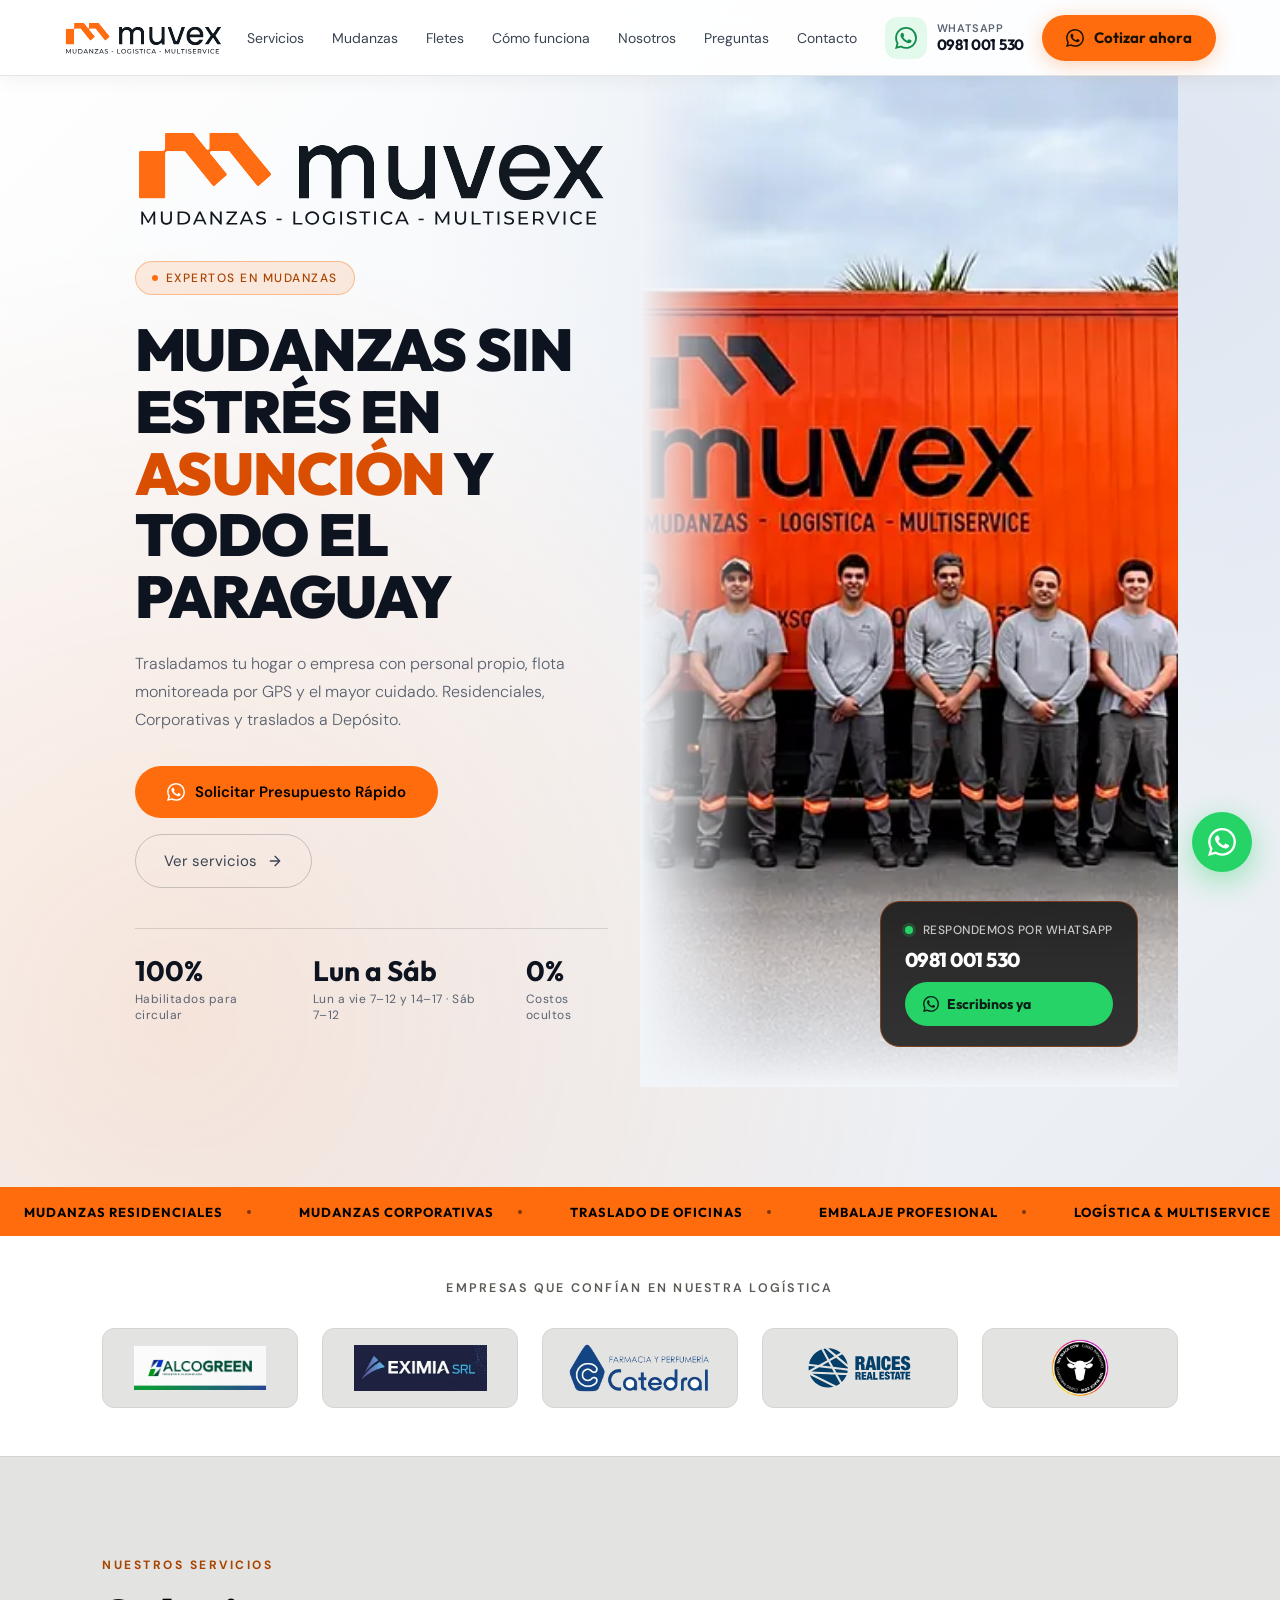
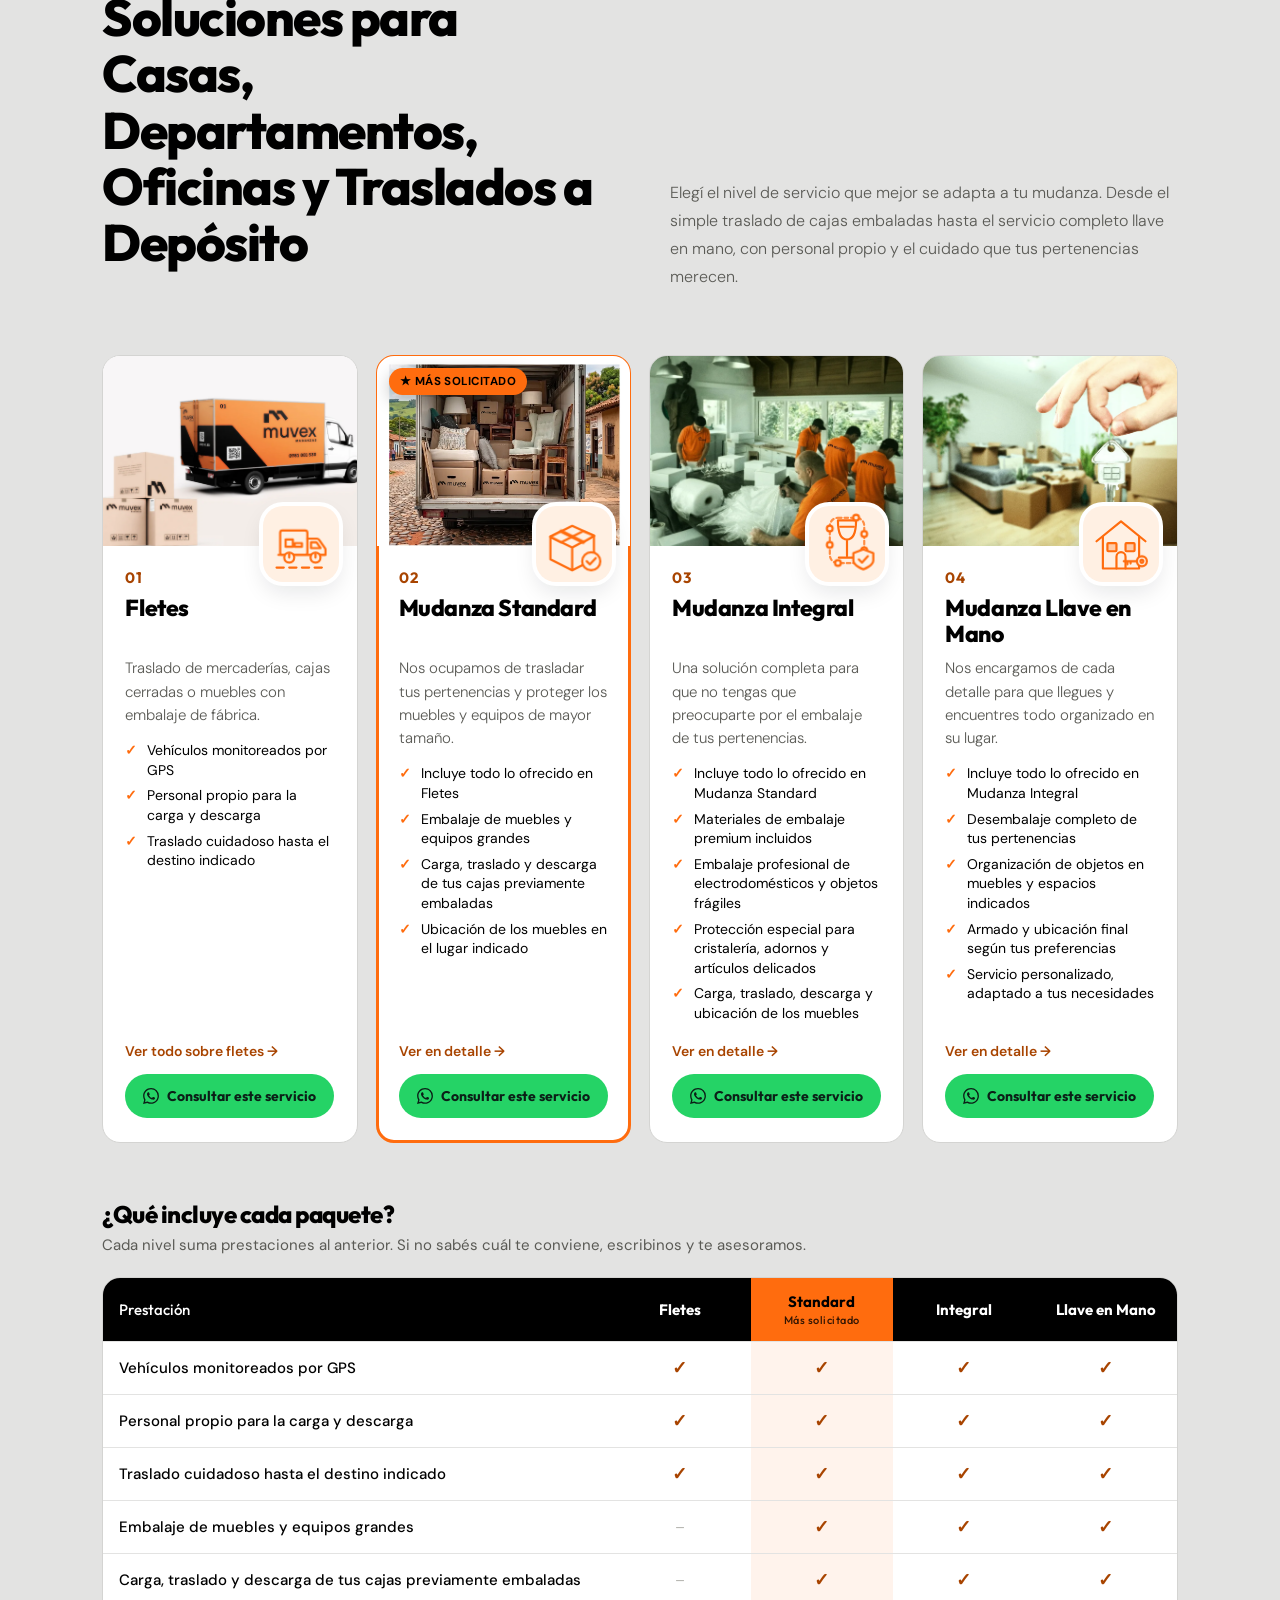
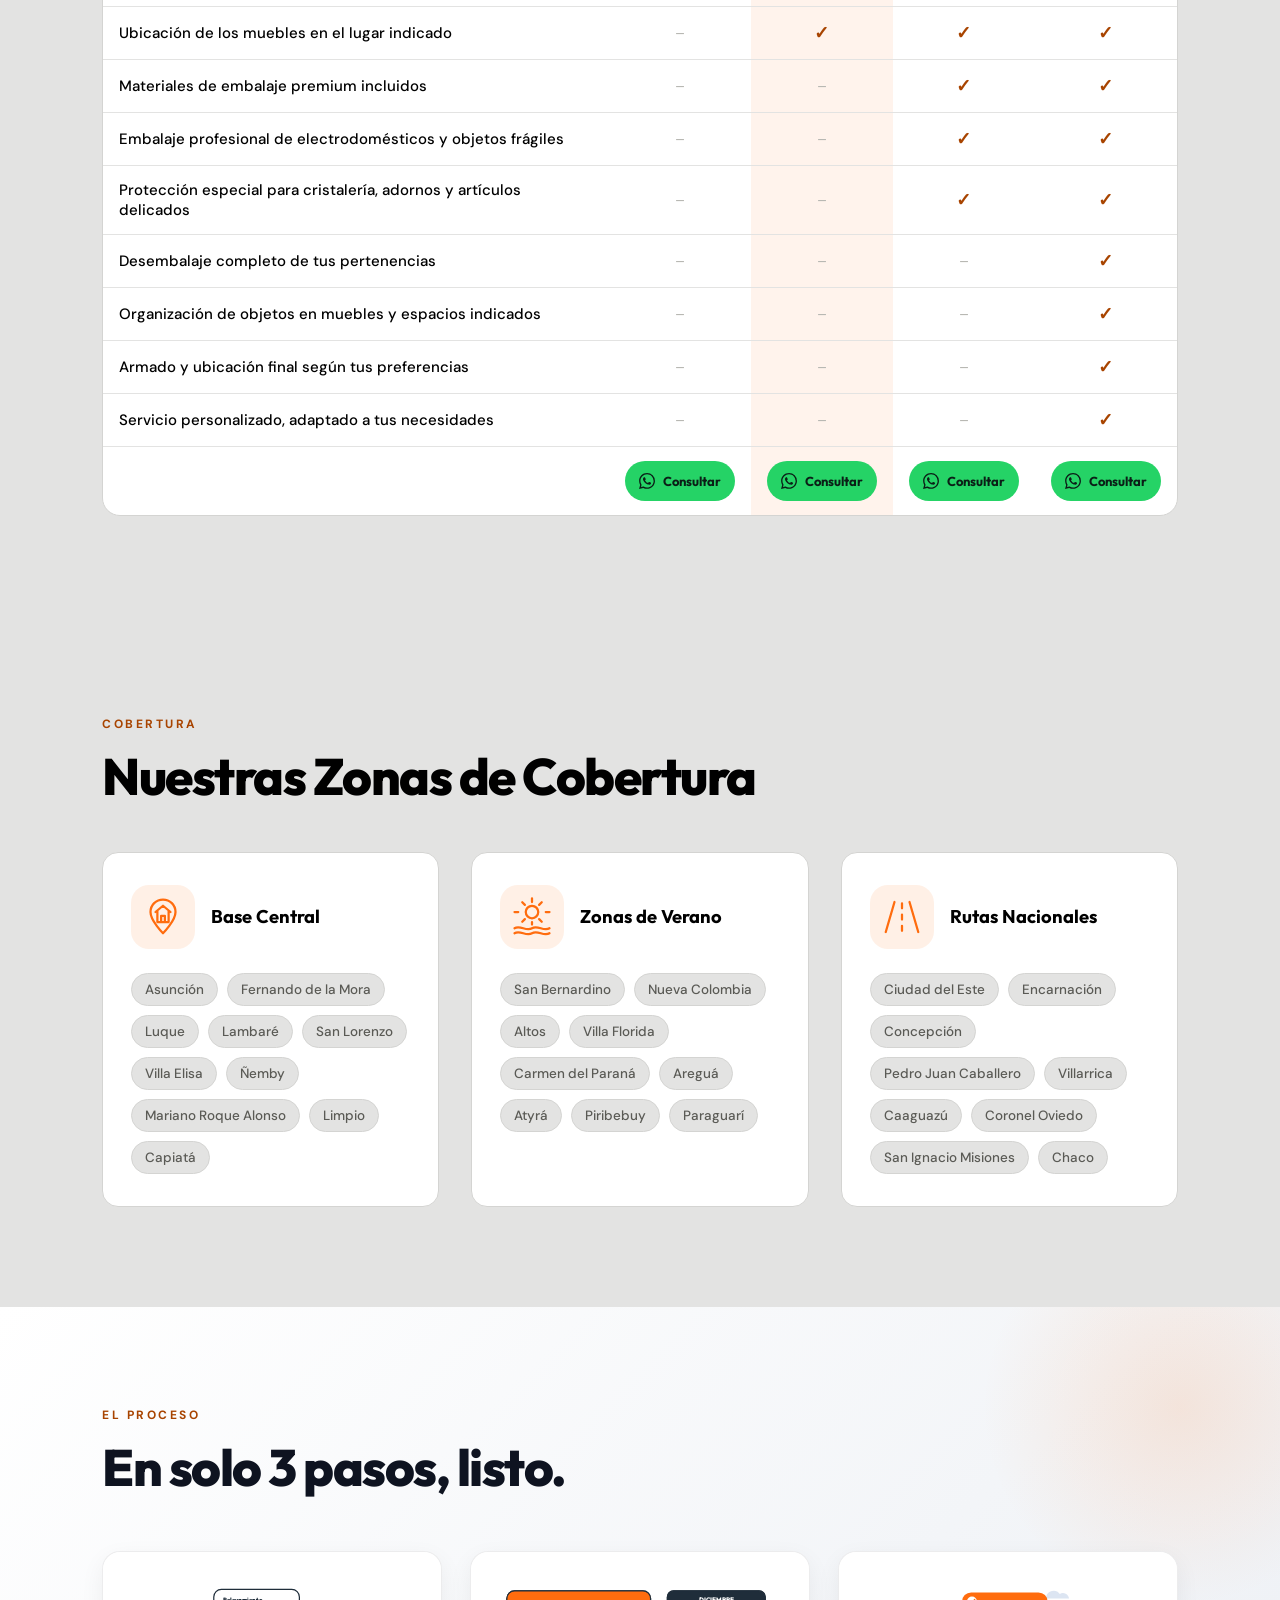
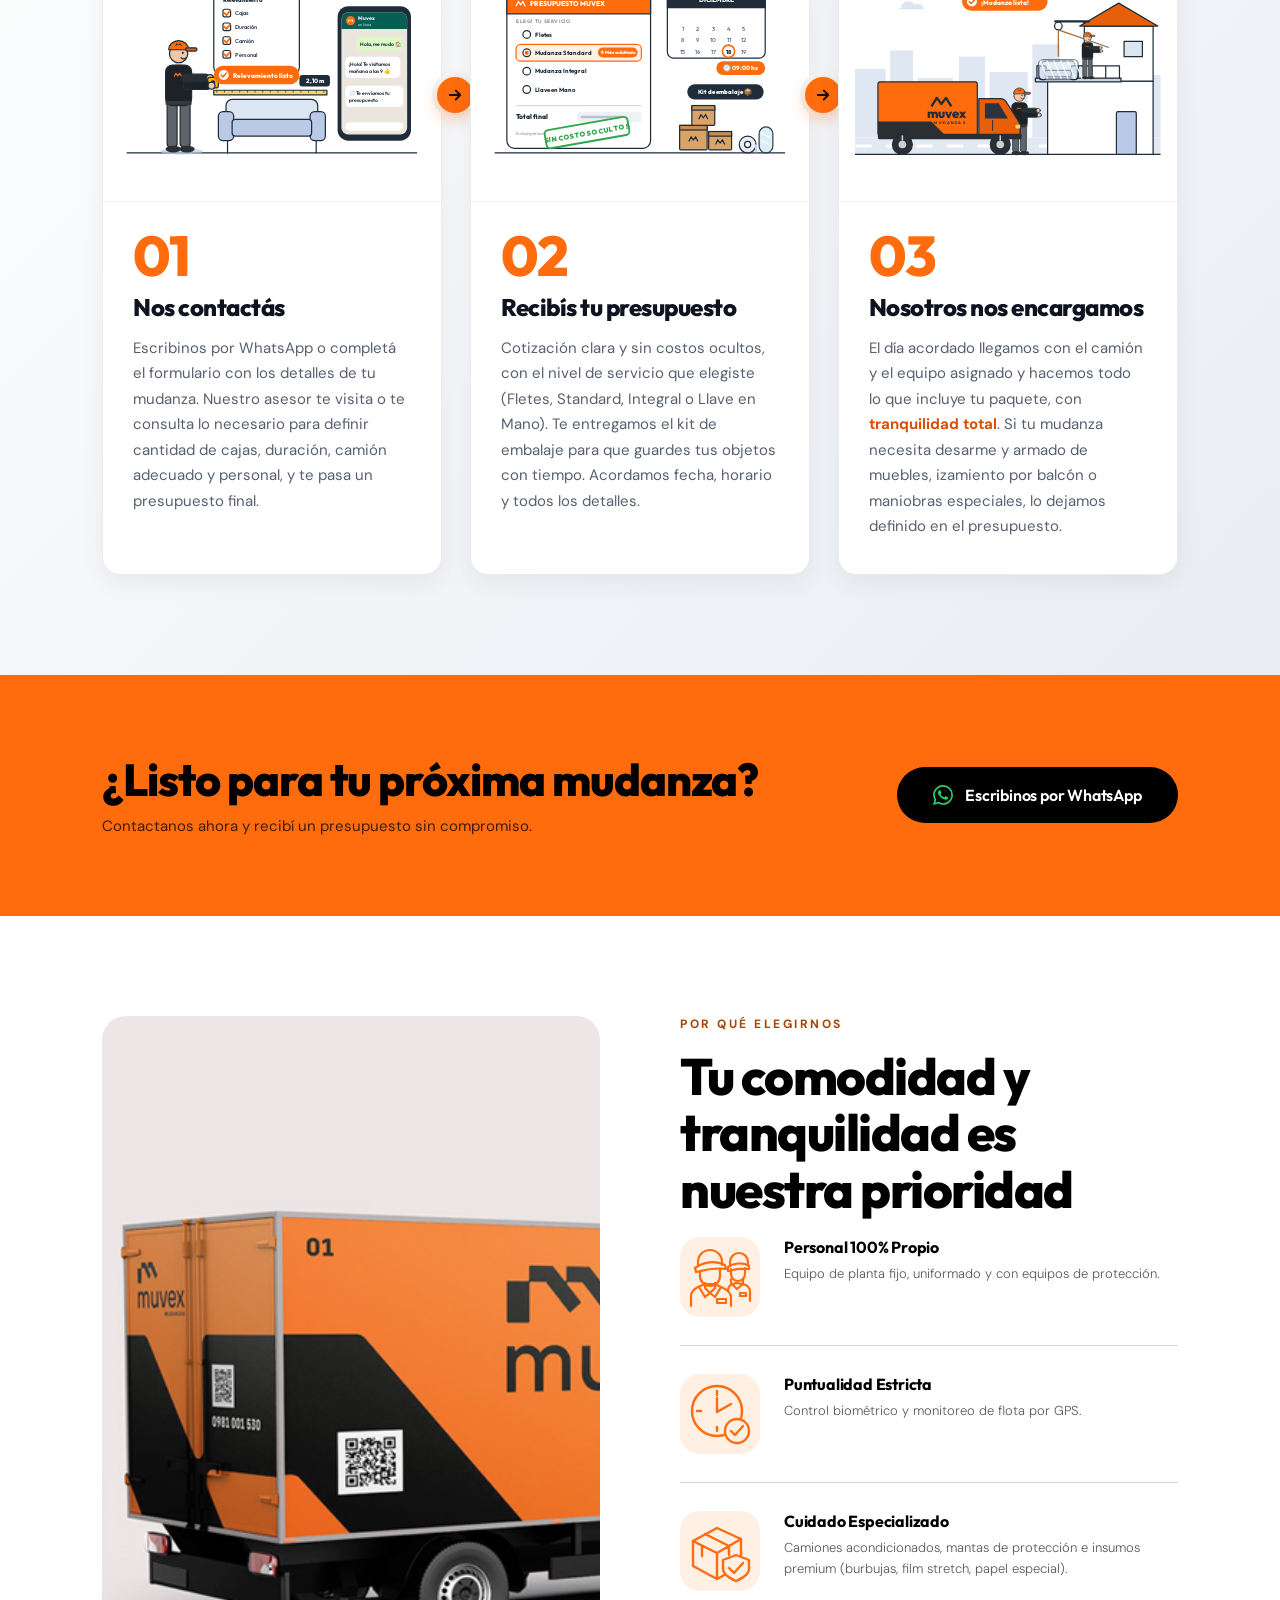
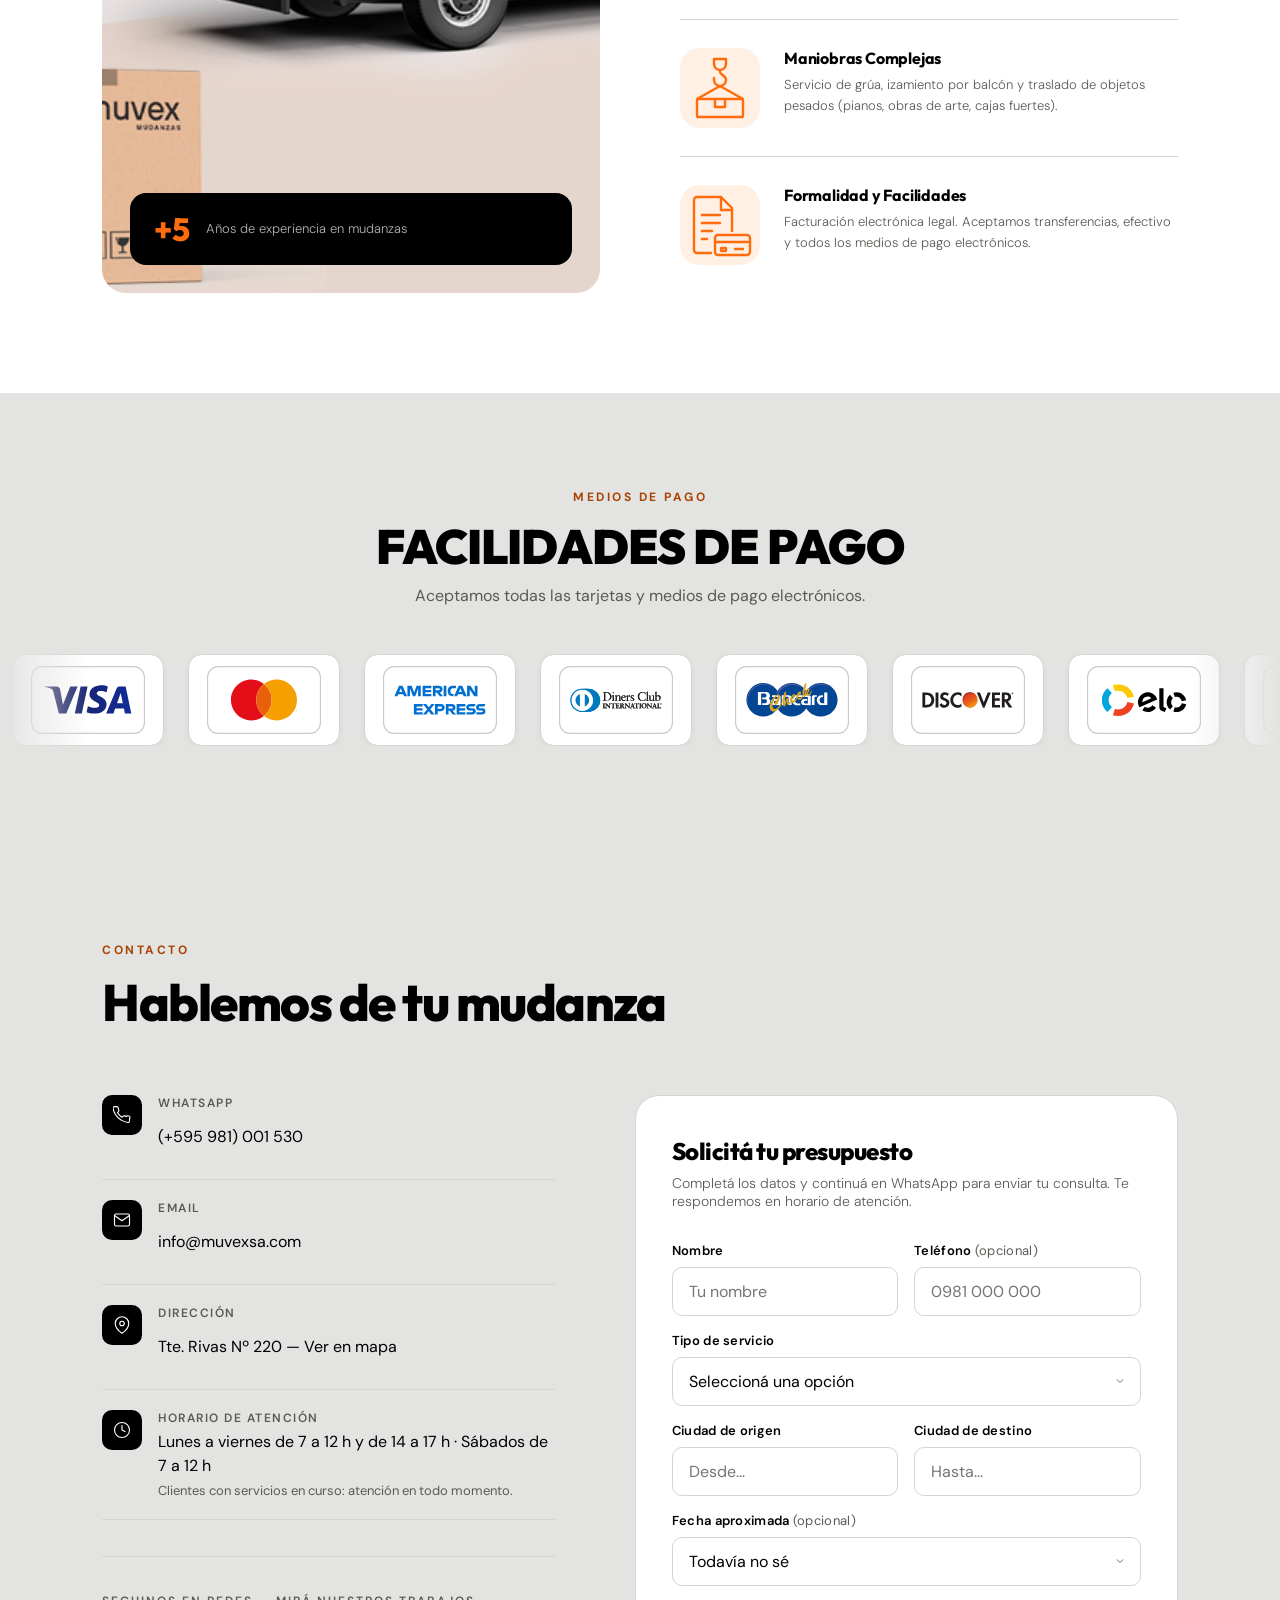
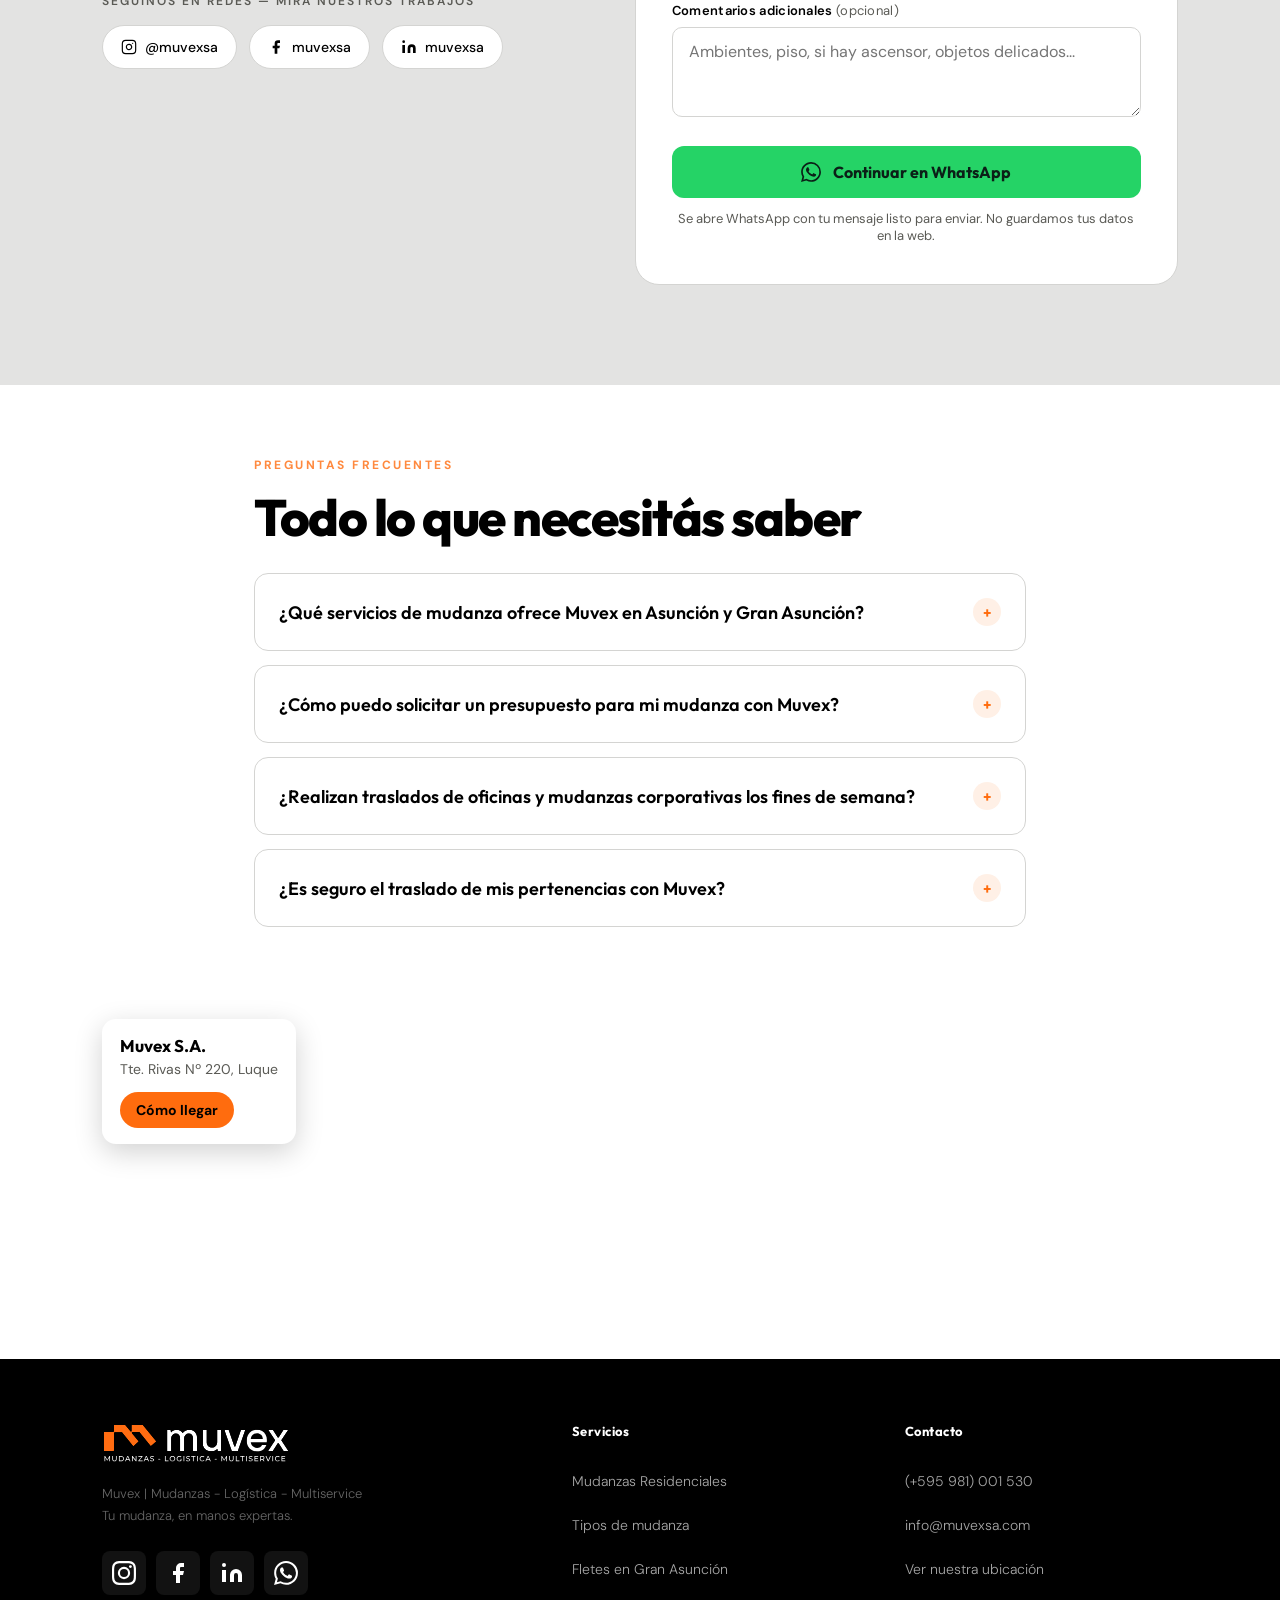
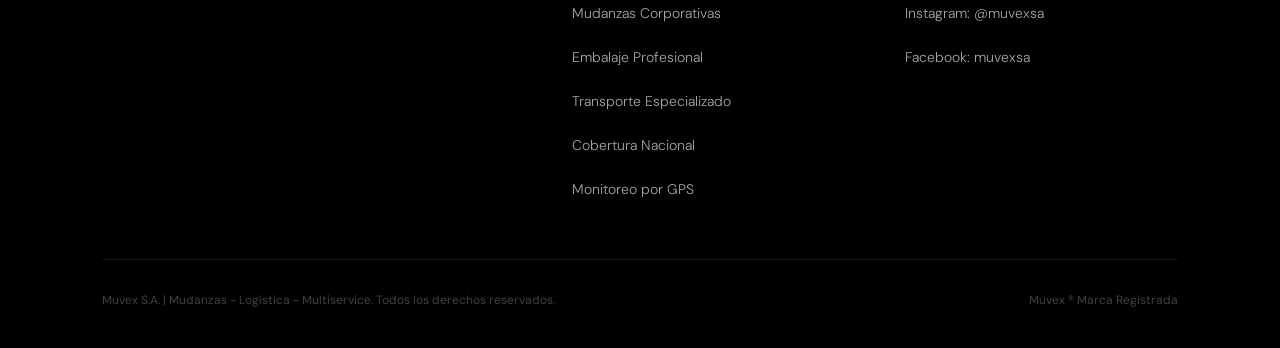
<file: index.html>
<!DOCTYPE html>
<html lang="es">
<head>
<meta charset="UTF-8">
<meta name="viewport" content="width=device-width, initial-scale=1.0">
<title>Muvex S.A. | Mudanzas, Logística y Multiservice</title>
<meta name="description" content="Servicio profesional de mudanzas, logística y fletes en Asunción y todo Paraguay. Personal propio, flota con monitoreo GPS y cuidado especializado.">
<link rel="canonical" href="https://www.muvexsa.com/">
<meta name="theme-color" content="#FFFFFF">
<!-- Open Graph / Twitter: vista previa al compartir por WhatsApp, Facebook, Instagram, LinkedIn -->
<meta property="og:type" content="website">
<meta property="og:locale" content="es_PY">
<meta property="og:site_name" content="Muvex S.A.">
<meta property="og:url" content="https://www.muvexsa.com/">
<meta property="og:title" content="Muvex S.A. | Mudanzas sin estrés en Asunción y todo Paraguay">
<meta property="og:description" content="Mudanzas residenciales, corporativas y traslados a depósito. Personal propio, embalaje profesional y flota con GPS. Cotizá por WhatsApp.">
<meta property="og:image" content="https://www.muvexsa.com/images/og-muvex.jpg">
<meta property="og:image:width" content="1200">
<meta property="og:image:height" content="630">
<meta property="og:image:alt" content="Camión de mudanzas Muvex con cajas">
<meta name="twitter:card" content="summary_large_image">
<meta name="twitter:title" content="Muvex S.A. | Mudanzas sin estrés en Asunción y todo Paraguay">
<meta name="twitter:description" content="Mudanzas residenciales, corporativas y traslados a depósito. Personal propio, embalaje profesional y flota con GPS. Cotizá por WhatsApp.">
<meta name="twitter:image" content="https://www.muvexsa.com/images/og-muvex.jpg">
<link rel="preload" as="image" href="images/equipo-muvex-camion-hero.webp" media="(min-width: 901px)" fetchpriority="high">
<link rel="preload" as="image" href="images/equipo-muvex-camion-hero-movil.webp" media="(max-width: 900px)" fetchpriority="high">
<link rel="icon" type="image/svg+xml" href="images/logo-m.svg">
<link rel="icon" type="image/x-icon" href="images/favicon.ico">
<link rel="icon" type="image/png" sizes="32x32" href="images/favicon-32x32.png">
<link rel="icon" type="image/png" sizes="16x16" href="images/favicon-16x16.png">
<link rel="apple-touch-icon" sizes="180x180" href="images/favicon-180x180.png">
<!-- Google tag (gtag.js) - Google Ads AW-17824651050 + Analytics G-0B0B4570NR -->
<script async src="https://www.googletagmanager.com/gtag/js?id=AW-17824651050"></script>
<script>
  window.dataLayer = window.dataLayer || [];
  function gtag(){dataLayer.push(arguments);}
  gtag('js', new Date());
  gtag('config', 'AW-17824651050');
  gtag('config', 'G-0B0B4570NR');
</script>
<link rel="preconnect" href="https://fonts.googleapis.com">
<link rel="preconnect" href="https://fonts.gstatic.com" crossorigin>
<link href="https://fonts.googleapis.com/css2?family=Outfit:wght@600;700;800;900&family=DM+Sans:ital,opsz,wght@0,9..40,300;0,9..40,400;0,9..40,500;1,9..40,300&display=swap" rel="stylesheet">
<link rel="stylesheet" href="assets/muvex.css?v=20261126b">
<script type="application/ld+json">
{
  "@context": "https://schema.org",
  "@type": "MovingCompany",
  "@id": "https://www.muvexsa.com/#organization",
  "name": "Muvex S.A.",
  "alternateName": "Muvex",
  "description": "Servicio profesional de mudanzas, logística y fletes en Asunción y todo Paraguay. Personal propio, flota con monitoreo GPS y cuidado especializado.",
  "url": "https://www.muvexsa.com",
  "telephone": "+595981001530",
  "email": "info@muvexsa.com",
  "image": "https://www.muvexsa.com/images/img-presentac.jpg",
  "logo": "https://www.muvexsa.com/images/logo-muvex.svg",
  "priceRange": "$$",
  "address": {
    "@type": "PostalAddress",
    "streetAddress": "Tte. Rivas Nº 220",
    "addressLocality": "Luque",
    "addressRegion": "Central",
    "addressCountry": "PY"
  },
  "hasMap": "https://www.google.com/maps/search/?api=1&query=-25.2672502%2C-57.5059692",
  "geo": {
    "@type": "GeoCoordinates",
    "latitude": "-25.2672502",
    "longitude": "-57.5059692"
  },
  "openingHoursSpecification": [
    {
      "@type": "OpeningHoursSpecification",
      "dayOfWeek": ["Monday","Tuesday","Wednesday","Thursday","Friday"],
      "opens": "07:00",
      "closes": "12:00"
    },
    {
      "@type": "OpeningHoursSpecification",
      "dayOfWeek": ["Monday","Tuesday","Wednesday","Thursday","Friday"],
      "opens": "14:00",
      "closes": "17:00"
    },
    {
      "@type": "OpeningHoursSpecification",
      "dayOfWeek": ["Saturday"],
      "opens": "07:00",
      "closes": "12:00"
    }
  ],
  "sameAs": [
    "https://www.instagram.com/muvexsa/",
    "https://www.facebook.com/muvexsa/",
    "https://www.linkedin.com/company/muvexsa/"
  ],
  "areaServed": [
    {"@type": "City", "name": "Asunción"},
    {"@type": "City", "name": "Fernando de la Mora"},
    {"@type": "City", "name": "Luque"},
    {"@type": "City", "name": "Lambaré"},
    {"@type": "City", "name": "San Lorenzo"},
    {"@type": "City", "name": "Villa Elisa"},
    {"@type": "City", "name": "Ñemby"},
    {"@type": "City", "name": "Mariano Roque Alonso"},
    {"@type": "City", "name": "Limpio"},
    {"@type": "City", "name": "Capiatá"},
    {"@type": "City", "name": "San Bernardino"},
    {"@type": "City", "name": "Nueva Colombia"},
    {"@type": "City", "name": "Altos"},
    {"@type": "City", "name": "Areguá"},
    {"@type": "City", "name": "Atyrá"},
    {"@type": "City", "name": "Piribebuy"},
    {"@type": "City", "name": "Paraguarí"},
    {"@type": "City", "name": "Villa Florida"},
    {"@type": "City", "name": "Carmen del Paraná"},
    {"@type": "City", "name": "Ciudad del Este"},
    {"@type": "City", "name": "Encarnación"},
    {"@type": "City", "name": "Concepción"},
    {"@type": "City", "name": "Pedro Juan Caballero"},
    {"@type": "City", "name": "Villarrica"},
    {"@type": "City", "name": "Caaguazú"},
    {"@type": "City", "name": "Coronel Oviedo"},
    {"@type": "City", "name": "San Ignacio"},
    {"@type": "Country", "name": "Paraguay"}
  ],
  "hasOfferCatalog": {
    "@type": "OfferCatalog",
    "name": "Servicios de mudanza y logística",
    "itemListElement": [
      {"@type": "Offer", "itemOffered": {"@type": "Service", "name": "Fletes"}},
      {"@type": "Offer", "itemOffered": {"@type": "Service", "name": "Mudanza Standard"}},
      {"@type": "Offer", "itemOffered": {"@type": "Service", "name": "Mudanza Integral"}},
      {"@type": "Offer", "itemOffered": {"@type": "Service", "name": "Mudanza Llave en Mano"}}
    ]
  }
}
</script>
<script type="application/ld+json">
{
  "@context": "https://schema.org",
  "@type": "FAQPage",
  "mainEntity": [
    {
      "@type": "Question",
      "name": "¿Qué servicios de mudanza ofrece Muvex en Asunción y Gran Asunción?",
      "acceptedAnswer": {
        "@type": "Answer",
        "text": "En Muvex ofrecemos cuatro tipos de servicio adaptados a cada necesidad: Flete (traslado de mercaderías, cajas cerradas o muebles con embalaje de fábrica, con carga y descarga), Mudanza Standard (para mudar tu casa u oficina: embalaje de muebles grandes y carga, traslado y descarga de tus cajas), Mudanza Integral (incluye embalaje profesional de tus objetos) y Mudanza Llave en Mano (servicio completo de principio a fin, incluyendo desarme y armado de muebles). Atendemos mudanzas residenciales y corporativas en Asunción, Luque, San Lorenzo, Fernando de la Mora, Lambaré y en general todo el Gran Asunción, además de trabajar a nivel nacional en todo Paraguay."
      }
    },
    {
      "@type": "Question",
      "name": "¿Cómo puedo solicitar un presupuesto para mi mudanza con Muvex?",
      "acceptedAnswer": {
        "@type": "Answer",
        "text": "El proceso consta de 3 pasos. 1. Contacto: nos escribís por WhatsApp o completás el formulario con los detalles de tu mudanza. 2. Presupuesto y kit de embalaje: te entregamos una cotización clara y sin costos ocultos, junto con un kit de embalaje para que vayas guardando tus objetos con tiempo. 3. Ejecución: el día acordado, nuestro equipo se encarga de todo el movimiento."
      }
    },
    {
      "@type": "Question",
      "name": "¿Realizan traslados de oficinas y mudanzas corporativas los fines de semana?",
      "acceptedAnswer": {
        "@type": "Answer",
        "text": "Sí. Ofrecemos traslados de oficinas y mudanzas corporativas los fines de semana para no interrumpir la operación comercial de la empresa, permitiendo que el equipo retome sus actividades con normalidad el lunes siguiente."
      }
    },
    {
      "@type": "Question",
      "name": "¿Es seguro el traslado de mis pertenencias con Muvex?",
      "acceptedAnswer": {
        "@type": "Answer",
        "text": "Sí. Muvex cuenta con personal propio capacitado, embalaje profesional y flota con monitoreo GPS. Es una empresa legalmente constituida en Paraguay, con RUC 80151327-8, lo que respalda cada servicio ofrecido."
      }
    }
  ]
}
</script>
</head>
<body>

<!-- NAV -->
<nav aria-label="Principal">
  <a href="#inicio" class="nav-logo" aria-label="Muvex - inicio">
    <img src="images/logo-muvex-dark.svg" alt="Muvex - Mudanzas, Logística y Multiservice" width="159" height="34">
  </a>
  <ul class="nav-links">
    <li><a href="#servicios">Servicios</a></li>
    <li><a href="/tipos-de-mudanza/">Mudanzas</a></li>
    <li><a href="/fletes/">Fletes</a></li>
    <li><a href="#como-funciona">Cómo funciona</a></li>
    <li><a href="#nosotros">Nosotros</a></li>
    <li><a href="#faq">Preguntas</a></li>
    <li><a href="#contacto">Contacto</a></li>
    <li style="display:none">
      <!-- Redes sociales: se sacaron de la barra de escritorio para dar aire al botón Cotizar (siguen en Contacto y footer) -->
      <div class="nav-socials">
        <a href="https://www.instagram.com/muvexsa/" class="nav-social-btn" target="_blank" rel="noopener" aria-label="Instagram">
          <svg viewBox="0 0 24 24"><path d="M12 2.163c3.204 0 3.584.012 4.85.07 3.252.148 4.771 1.691 4.919 4.919.058 1.265.069 1.645.069 4.849 0 3.205-.012 3.584-.069 4.849-.149 3.225-1.664 4.771-4.919 4.919-1.266.058-1.644.07-4.85.07-3.204 0-3.584-.012-4.849-.07-3.26-.149-4.771-1.699-4.919-4.92-.058-1.265-.07-1.644-.07-4.849 0-3.204.013-3.583.07-4.849.149-3.227 1.664-4.771 4.919-4.919 1.266-.057 1.645-.069 4.849-.069zm0-2.163c-3.259 0-3.667.014-4.947.072-4.358.2-6.78 2.618-6.98 6.98-.059 1.281-.073 1.689-.073 4.948 0 3.259.014 3.668.072 4.948.2 4.358 2.618 6.78 6.98 6.98 1.281.058 1.689.072 4.948.072 3.259 0 3.668-.014 4.948-.072 4.354-.2 6.782-2.618 6.979-6.98.059-1.28.073-1.689.073-4.948 0-3.259-.014-3.667-.072-4.947-.196-4.354-2.617-6.78-6.979-6.98-1.281-.059-1.69-.073-4.949-.073zm0 5.838c-3.403 0-6.162 2.759-6.162 6.162s2.759 6.163 6.162 6.163 6.162-2.759 6.162-6.163c0-3.403-2.759-6.162-6.162-6.162zm0 10.162c-2.209 0-4-1.79-4-4 0-2.209 1.791-4 4-4s4 1.791 4 4c0 2.21-1.791 4-4 4zm6.406-11.845c-.796 0-1.441.645-1.441 1.44s.645 1.44 1.441 1.44c.795 0 1.439-.645 1.439-1.44s-.644-1.44-1.439-1.44z"/></svg>
        </a>
        <a href="https://www.facebook.com/muvexsa/" class="nav-social-btn" target="_blank" rel="noopener" aria-label="Facebook">
          <svg viewBox="0 0 24 24"><path d="M24 12.073c0-6.627-5.373-12-12-12s-12 5.373-12 12c0 5.99 4.388 10.954 10.125 11.854v-8.385H7.078v-3.47h3.047V9.43c0-3.007 1.792-4.669 4.533-4.669 1.312 0 2.686.235 2.686.235v2.953H15.83c-1.491 0-1.956.925-1.956 1.874v2.25h3.328l-.532 3.47h-2.796v8.385C19.612 23.027 24 18.062 24 12.073z"/></svg>
        </a>
        <a href="https://www.linkedin.com/company/muvexsa/" class="nav-social-btn" target="_blank" rel="noopener" aria-label="LinkedIn">
          <svg viewBox="0 0 24 24"><path d="M20.447 20.452h-3.554v-5.569c0-1.328-.027-3.037-1.852-3.037-1.853 0-2.136 1.445-2.136 2.939v5.667H9.351V9h3.414v1.561h.046c.477-.9 1.637-1.85 3.37-1.85 3.601 0 4.267 2.37 4.267 5.455v6.286zM5.337 7.433c-1.144 0-2.063-.926-2.063-2.065 0-1.138.92-2.063 2.063-2.063 1.14 0 2.064.925 2.064 2.063 0 1.139-.925 2.065-2.064 2.065zm1.782 13.019H3.555V9h3.564v11.452zM22.225 0H1.771C.792 0 0 .774 0 1.729v20.542C0 23.227.792 24 1.771 24h20.451C23.2 24 24 23.227 24 22.271V1.729C24 .774 23.2 0 22.222 0h.003z"/></svg>
        </a>
      </div>
    </li>
    <li>
      <div style="display:flex;align-items:center;gap:18px;flex-shrink:0;">
        <!-- WHATSAPP CON EL NÚMERO -->
        <a href="https://wa.me/595981001530" class="nav-phone" target="_blank" rel="noopener" data-origen="nav-whatsapp" style="display:flex;align-items:center;gap:10px;text-decoration:none;color:#0E1320;">
          <div style="width:42px;height:42px;background:rgba(37,211,102,0.12);border-radius:12px;display:flex;align-items:center;justify-content:center;flex-shrink:0;">
            <svg style="width:22px;height:22px;" viewBox="0 0 24 24"><path fill="#128C4B" d="M17.472 14.382c-.297-.149-1.758-.867-2.03-.967-.273-.099-.471-.148-.67.15-.197.297-.767.966-.94 1.164-.173.199-.347.223-.644.075-.297-.15-1.255-.463-2.39-1.475-.883-.788-1.48-1.761-1.653-2.059-.173-.297-.018-.458.13-.606.134-.133.298-.347.446-.52.149-.174.198-.298.298-.497.099-.198.05-.371-.025-.52-.075-.149-.669-1.612-.916-2.207-.242-.579-.487-.5-.669-.51-.173-.008-.371-.01-.57-.01-.198 0-.52.074-.792.372-.272.297-1.04 1.016-1.04 2.479 0 1.462 1.065 2.875 1.213 3.074.149.198 2.096 3.2 5.077 4.487.709.306 1.262.489 1.694.625.712.227 1.36.195 1.871.118.571-.085 1.758-.719 2.006-1.413.248-.694.248-1.289.173-1.413-.074-.124-.272-.198-.57-.347m-5.421 7.403h-.004a9.87 9.87 0 01-5.031-1.378l-.361-.214-3.741.982.998-3.648-.235-.374a9.86 9.86 0 01-1.51-5.26c.001-5.45 4.436-9.884 9.888-9.884 2.64 0 5.122 1.03 6.988 2.898a9.825 9.825 0 012.893 6.994c-.003 5.45-4.437 9.884-9.885 9.884m8.413-18.297A11.815 11.815 0 0012.05 0C5.495 0 .16 5.335.157 11.892c0 2.096.547 4.142 1.588 5.945L.057 24l6.305-1.654a11.882 11.882 0 005.683 1.448h.005c6.554 0 11.89-5.335 11.893-11.893a11.821 11.821 0 00-3.48-8.413z"/></svg>
          </div>
          <div>
            <div style="font-size:11px;font-weight:600;color:#5A6473;letter-spacing:0.8px;line-height:1;margin-bottom:3px;">WHATSAPP</div>
            <div style="font-family:var(--font-display);font-size:15px;font-weight:700;color:#0E1320;letter-spacing:-0.3px;line-height:1;">0981 001 530</div>
          </div>
        </a>
        <!-- BOTÓN COTIZAR -->
        <a href="https://wa.me/595981001530?text=Hola%2C%20me%20gustaría%20solicitar%20un%20presupuesto%20de%20mudanza." class="nav-cta" target="_blank" rel="noopener" data-origen="nav-cotizar">
          <svg class="whatsapp-icon" viewBox="0 0 24 24"><path d="M17.472 14.382c-.297-.149-1.758-.867-2.03-.967-.273-.099-.471-.148-.67.15-.197.297-.767.966-.94 1.164-.173.199-.347.223-.644.075-.297-.15-1.255-.463-2.39-1.475-.883-.788-1.48-1.761-1.653-2.059-.173-.297-.018-.458.13-.606.134-.133.298-.347.446-.52.149-.174.198-.298.298-.497.099-.198.05-.371-.025-.52-.075-.149-.669-1.612-.916-2.207-.242-.579-.487-.5-.669-.51-.173-.008-.371-.01-.57-.01-.198 0-.52.074-.792.372-.272.297-1.04 1.016-1.04 2.479 0 1.462 1.065 2.875 1.213 3.074.149.198 2.096 3.2 5.077 4.487.709.306 1.262.489 1.694.625.712.227 1.36.195 1.871.118.571-.085 1.758-.719 2.006-1.413.248-.694.248-1.289.173-1.413-.074-.124-.272-.198-.57-.347m-5.421 7.403h-.004a9.87 9.87 0 01-5.031-1.378l-.361-.214-3.741.982.998-3.648-.235-.374a9.86 9.86 0 01-1.51-5.26c.001-5.45 4.436-9.884 9.888-9.884 2.64 0 5.122 1.03 6.988 2.898a9.825 9.825 0 012.893 6.994c-.003 5.45-4.437 9.884-9.885 9.884m8.413-18.297A11.815 11.815 0 0012.05 0C5.495 0 .16 5.335.157 11.892c0 2.096.547 4.142 1.588 5.945L.057 24l6.305-1.654a11.882 11.882 0 005.683 1.448h.005c6.554 0 11.89-5.335 11.893-11.893a11.821 11.821 0 00-3.48-8.413z"/></svg>
          Cotizar ahora
        </a>
      </div>
    </li>
  </ul>

  <!-- Acciones compactas (solo móvil): llamar, cotizar, menú -->
  <div class="nav-mobile-actions">
    <a href="https://wa.me/595981001530" class="nav-mobile-cta" target="_blank" rel="noopener" data-origen="nav-movil-cotizar" aria-label="Cotizar por WhatsApp">
      <svg viewBox="0 0 24 24"><path d="M17.472 14.382c-.297-.149-1.758-.867-2.03-.967-.273-.099-.471-.148-.67.15-.197.297-.767.966-.94 1.164-.173.199-.347.223-.644.075-.297-.15-1.255-.463-2.39-1.475-.883-.788-1.48-1.761-1.653-2.059-.173-.297-.018-.458.13-.606.134-.133.298-.347.446-.52.149-.174.198-.298.298-.497.099-.198.05-.371-.025-.52-.075-.149-.669-1.612-.916-2.207-.242-.579-.487-.5-.669-.51-.173-.008-.371-.01-.57-.01-.198 0-.52.074-.792.372-.272.297-1.04 1.016-1.04 2.479 0 1.462 1.065 2.875 1.213 3.074.149.198 2.096 3.2 5.077 4.487.709.306 1.262.489 1.694.625.712.227 1.36.195 1.871.118.571-.085 1.758-.719 2.006-1.413.248-.694.248-1.289.173-1.413-.074-.124-.272-.198-.57-.347m-5.421 7.403h-.004a9.87 9.87 0 01-5.031-1.378l-.361-.214-3.741.982.998-3.648-.235-.374a9.86 9.86 0 01-1.51-5.26c.001-5.45 4.436-9.884 9.888-9.884 2.64 0 5.122 1.03 6.988 2.898a9.825 9.825 0 012.893 6.994c-.003 5.45-4.437 9.884-9.885 9.884m8.413-18.297A11.815 11.815 0 0012.05 0C5.495 0 .16 5.335.157 11.892c0 2.096.547 4.142 1.588 5.945L.057 24l6.305-1.654a11.882 11.882 0 005.683 1.448h.005c6.554 0 11.89-5.335 11.893-11.893a11.821 11.821 0 00-3.48-8.413z"/></svg>
      <span>Cotizar</span>
    </a>
    <button class="nav-toggle" id="nav-toggle" aria-label="Abrir menú" aria-expanded="false" aria-controls="nav-menu"><span></span></button>
  </div>
  <ul class="nav-menu" id="nav-menu">
    <li><a href="#servicios">Servicios</a></li>
    <li><a href="/tipos-de-mudanza/">Tipos de mudanza</a></li>
    <li><a href="/fletes/">Fletes</a></li>
    <li><a href="#cobertura">Cobertura</a></li>
    <li><a href="#como-funciona">Cómo funciona</a></li>
    <li><a href="#nosotros">Nosotros</a></li>
    <li><a href="#faq">Preguntas frecuentes</a></li>
    <li><a href="#contacto">Contacto y presupuesto</a></li>
    <li class="nav-menu-socials">
      <a href="https://www.instagram.com/muvexsa/" target="_blank" rel="noopener" aria-label="Instagram"><svg viewBox="0 0 24 24"><path d="M12 2.163c3.204 0 3.584.012 4.85.07 3.252.148 4.771 1.691 4.919 4.919.058 1.265.069 1.645.069 4.849 0 3.205-.012 3.584-.069 4.849-.149 3.225-1.664 4.771-4.919 4.919-1.266.058-1.644.07-4.85.07-3.204 0-3.584-.012-4.849-.07-3.26-.149-4.771-1.699-4.919-4.92-.058-1.265-.07-1.644-.07-4.849 0-3.204.013-3.583.07-4.849.149-3.227 1.664-4.771 4.919-4.919 1.266-.057 1.645-.069 4.849-.069zm0-2.163c-3.259 0-3.667.014-4.947.072-4.358.2-6.78 2.618-6.98 6.98-.059 1.281-.073 1.689-.073 4.948 0 3.259.014 3.668.072 4.948.2 4.358 2.618 6.78 6.98 6.98 1.281.058 1.689.072 4.948.072 3.259 0 3.668-.014 4.948-.072 4.354-.2 6.782-2.618 6.979-6.98.059-1.28.073-1.689.073-4.948 0-3.259-.014-3.667-.072-4.947-.196-4.354-2.617-6.78-6.979-6.98-1.281-.059-1.69-.073-4.949-.073zm0 5.838c-3.403 0-6.162 2.759-6.162 6.162s2.759 6.163 6.162 6.163 6.162-2.759 6.162-6.163c0-3.403-2.759-6.162-6.162-6.162zm0 10.162c-2.209 0-4-1.79-4-4 0-2.209 1.791-4 4-4s4 1.791 4 4c0 2.21-1.791 4-4 4zm6.406-11.845c-.796 0-1.441.645-1.441 1.44s.645 1.44 1.441 1.44c.795 0 1.439-.645 1.439-1.44s-.644-1.44-1.439-1.44z"/></svg></a>
      <a href="https://www.facebook.com/muvexsa/" target="_blank" rel="noopener" aria-label="Facebook"><svg viewBox="0 0 24 24"><path d="M24 12.073c0-6.627-5.373-12-12-12s-12 5.373-12 12c0 5.99 4.388 10.954 10.125 11.854v-8.385H7.078v-3.47h3.047V9.43c0-3.007 1.792-4.669 4.533-4.669 1.312 0 2.686.235 2.686.235v2.953H15.83c-1.491 0-1.956.925-1.956 1.874v2.25h3.328l-.532 3.47h-2.796v8.385C19.612 23.027 24 18.062 24 12.073z"/></svg></a>
      <a href="https://www.linkedin.com/company/muvexsa/" target="_blank" rel="noopener" aria-label="LinkedIn"><svg viewBox="0 0 24 24"><path d="M20.447 20.452h-3.554v-5.569c0-1.328-.027-3.037-1.852-3.037-1.853 0-2.136 1.445-2.136 2.939v5.667H9.351V9h3.414v1.561h.046c.477-.9 1.637-1.85 3.37-1.85 3.601 0 4.267 2.37 4.267 5.455v6.286zM5.337 7.433c-1.144 0-2.063-.926-2.063-2.065 0-1.138.92-2.063 2.063-2.063 1.14 0 2.064.925 2.064 2.063 0 1.139-.925 2.065-2.064 2.065zm1.782 13.019H3.555V9h3.564v11.452zM22.225 0H1.771C.792 0 0 .774 0 1.729v20.542C0 23.227.792 24 1.771 24h20.451C23.2 24 24 23.227 24 22.271V1.729C24 .774 23.2 0 22.222 0h.003z"/></svg></a>
    </li>
  </ul>
</nav>

<!-- HERO -->
<section class="hero" id="inicio">
  <div class="hero-texture"></div>
  <div class="hero-left">

    <!-- LOGO MUY GRANDE -->
    <div class="hero-logo-wrap">
      <img src="images/logo-muvex-dark.svg" alt="" aria-hidden="true" class="hero-logo-img" width="684" height="146">
    </div>

    <!-- CONTENIDO -->
    <div style="position:relative; z-index:2;">
      <div class="hero-badge">Expertos en mudanzas</div>
      <h1 class="hero-title">
        Mudanzas sin estrés en <span>Asunción</span> y Todo el Paraguay
      </h1>
      <p class="hero-subtitle">
        Trasladamos tu hogar o empresa con personal propio, flota monitoreada por GPS y el mayor cuidado. Residenciales, Corporativas y traslados a Depósito.
      </p>
      <div class="hero-actions">
        <a href="https://wa.me/595981001530?text=Hola%2C%20me%20gustaría%20solicitar%20un%20presupuesto%20de%20mudanza." class="btn-primary" target="_blank" rel="noopener" data-origen="hero-boton">
          <svg style="width:18px;height:18px;fill:white" viewBox="0 0 24 24"><path d="M17.472 14.382c-.297-.149-1.758-.867-2.03-.967-.273-.099-.471-.148-.67.15-.197.297-.767.966-.94 1.164-.173.199-.347.223-.644.075-.297-.15-1.255-.463-2.39-1.475-.883-.788-1.48-1.761-1.653-2.059-.173-.297-.018-.458.13-.606.134-.133.298-.347.446-.52.149-.174.198-.298.298-.497.099-.198.05-.371-.025-.52-.075-.149-.669-1.612-.916-2.207-.242-.579-.487-.5-.669-.51-.173-.008-.371-.01-.57-.01-.198 0-.52.074-.792.372-.272.297-1.04 1.016-1.04 2.479 0 1.462 1.065 2.875 1.213 3.074.149.198 2.096 3.2 5.077 4.487.709.306 1.262.489 1.694.625.712.227 1.36.195 1.871.118.571-.085 1.758-.719 2.006-1.413.248-.694.248-1.289.173-1.413-.074-.124-.272-.198-.57-.347m-5.421 7.403h-.004a9.87 9.87 0 01-5.031-1.378l-.361-.214-3.741.982.998-3.648-.235-.374a9.86 9.86 0 01-1.51-5.26c.001-5.45 4.436-9.884 9.888-9.884 2.64 0 5.122 1.03 6.988 2.898a9.825 9.825 0 012.893 6.994c-.003 5.45-4.437 9.884-9.885 9.884m8.413-18.297A11.815 11.815 0 0012.05 0C5.495 0 .16 5.335.157 11.892c0 2.096.547 4.142 1.588 5.945L.057 24l6.305-1.654a11.882 11.882 0 005.683 1.448h.005c6.554 0 11.89-5.335 11.893-11.893a11.821 11.821 0 00-3.48-8.413z"/></svg>
          Solicitar Presupuesto Rápido
        </a>
        <a href="#servicios" class="btn-secondary">
          Ver servicios
          <svg style="width:16px;height:16px;stroke:currentColor;fill:none;stroke-width:2;stroke-linecap:round;stroke-linejoin:round" viewBox="0 0 24 24"><path d="M5 12h14M12 5l7 7-7 7"/></svg>
        </a>
      </div>
    </div>

    <div class="hero-stats">
      <div class="stat-item">
        <div class="stat-number">100%</div>
        <div class="stat-label">Habilitados para circular</div>
      </div>
      <div class="stat-item">
        <div class="stat-number">Lun a Sáb</div>
        <div class="stat-label">Lun a vie 7–12 y 14–17 · Sáb 7–12</div>
      </div>
      <div class="stat-item">
        <div class="stat-number">0%</div>
        <div class="stat-label">Costos ocultos</div>
      </div>
    </div>
  </div>
  <div class="hero-right">
    <div class="hero-slides" id="hero-slides">
      <!-- Foto real del equipo con el camión: recorte apaisado en móvil, recorte alto en escritorio -->
      <picture>
        <source media="(max-width: 900px)" srcset="images/equipo-muvex-camion-hero-movil.webp" width="900" height="630">
        <img src="images/equipo-muvex-camion-hero.webp" alt="Equipo de Muvex uniformado frente al camión de mudanzas de la empresa" class="active" width="1200" height="1600" fetchpriority="high" style="object-position: center center;">
      </picture>
      <picture>
        <source media="(max-width: 900px)" srcset="images/equipo-4-camion-completo-hero-movil.webp" width="900" height="692">
        <img src="images/equipo-4-camion-completo-hero.webp" alt="Equipo Muvex junto al camión de mudanzas en Asunción, Paraguay" width="1400" height="1040" class="hero-slide-entera" loading="lazy" style="object-position: center center;">
      </picture>
      <img src="images/embalaje-profesional-mudanza-asuncion.webp" alt="Embalaje profesional de cajas en mudanza" width="768" height="1024" loading="lazy" style="object-position: center 45%;">
      <img src="images/maniobra-especializada-muebles-muvex.webp" alt="Maniobra especializada de muebles por el equipo Muvex" width="768" height="1024" loading="lazy" style="object-position: center 40%;">
      <img src="images/equipo-muvex-furgon-mudanza.webp" alt="Equipo Muvex listo en el furgón de mudanza" width="768" height="1024" loading="lazy" style="object-position: center 30%;">
    </div>
    <div class="hero-card">
      <div class="hero-card-top">
        <div class="hero-card-dot"></div>
        <span class="hero-card-status">Respondemos por WhatsApp</span>
      </div>
      <div class="hero-card-phone">0981 001 530</div>
      <a href="https://wa.me/595981001530?text=Hola%2C%20me%20gustaría%20solicitar%20un%20presupuesto%20de%20mudanza." class="hero-card-link" target="_blank" rel="noopener" data-origen="hero-tarjeta">
        <svg viewBox="0 0 24 24"><path d="M17.472 14.382c-.297-.149-1.758-.867-2.03-.967-.273-.099-.471-.148-.67.15-.197.297-.767.966-.94 1.164-.173.199-.347.223-.644.075-.297-.15-1.255-.463-2.39-1.475-.883-.788-1.48-1.761-1.653-2.059-.173-.297-.018-.458.13-.606.134-.133.298-.347.446-.52.149-.174.198-.298.298-.497.099-.198.05-.371-.025-.52-.075-.149-.669-1.612-.916-2.207-.242-.579-.487-.5-.669-.51-.173-.008-.371-.01-.57-.01-.198 0-.52.074-.792.372-.272.297-1.04 1.016-1.04 2.479 0 1.462 1.065 2.875 1.213 3.074.149.198 2.096 3.2 5.077 4.487.709.306 1.262.489 1.694.625.712.227 1.36.195 1.871.118.571-.085 1.758-.719 2.006-1.413.248-.694.248-1.289.173-1.413-.074-.124-.272-.198-.57-.347m-5.421 7.403h-.004a9.87 9.87 0 01-5.031-1.378l-.361-.214-3.741.982.998-3.648-.235-.374a9.86 9.86 0 01-1.51-5.26c.001-5.45 4.436-9.884 9.888-9.884 2.64 0 5.122 1.03 6.988 2.898a9.825 9.825 0 012.893 6.994c-.003 5.45-4.437 9.884-9.885 9.884m8.413-18.297A11.815 11.815 0 0012.05 0C5.495 0 .16 5.335.157 11.892c0 2.096.547 4.142 1.588 5.945L.057 24l6.305-1.654a11.882 11.882 0 005.683 1.448h.005c6.554 0 11.89-5.335 11.893-11.893a11.821 11.821 0 00-3.48-8.413z"/></svg>
        Escribinos ya
      </a>
    </div>
  </div>
</section>

<!-- TICKER -->
<div class="ticker-wrap">
  <div class="ticker-track">
    <span class="ticker-item">Mudanzas Residenciales <span class="ticker-dot"></span></span>
    <span class="ticker-item">Mudanzas Corporativas <span class="ticker-dot"></span></span>
    <span class="ticker-item">Traslado de Oficinas <span class="ticker-dot"></span></span>
    <span class="ticker-item">Embalaje Profesional <span class="ticker-dot"></span></span>
    <span class="ticker-item">Logística & Multiservice <span class="ticker-dot"></span></span>
    <span class="ticker-item">Monitoreo por GPS <span class="ticker-dot"></span></span>
    <span class="ticker-item">Personal Propio <span class="ticker-dot"></span></span>
    <span class="ticker-item">Mudanzas Residenciales <span class="ticker-dot"></span></span>
    <span class="ticker-item">Mudanzas Corporativas <span class="ticker-dot"></span></span>
    <span class="ticker-item">Traslado de Oficinas <span class="ticker-dot"></span></span>
    <span class="ticker-item">Embalaje Profesional <span class="ticker-dot"></span></span>
    <span class="ticker-item">Logística & Multiservice <span class="ticker-dot"></span></span>
    <span class="ticker-item">Monitoreo por GPS <span class="ticker-dot"></span></span>
    <span class="ticker-item">Personal Propio <span class="ticker-dot"></span></span>
  </div>
</div>

<!-- SOCIAL PROOF -->
<section class="social-proof">
  <p class="social-proof-title">Empresas que confían en nuestra logística</p>
  <div class="logo-strip">
    <div class="client-logo logo-alcogreen"><img src="images/cliente-alcogreen.webp" width="600" height="200" alt="AlcoGreen - Industria Alcoholera" loading="lazy"></div>
    <div class="client-logo logo-eximia"><img src="images/cliente-eximia.webp" width="382" height="132" alt="Eximia SRL" loading="lazy"></div>
    <div class="client-logo logo-catedral"><img src="images/cliente-catedral.webp" width="509" height="170" alt="Farmacia y Perfumería Catedral" loading="lazy"></div>
    <div class="client-logo logo-raices"><img src="images/cliente-raices.svg" alt="Raíces" width="736" height="307" loading="lazy"></div>
    <div class="client-logo logo-blackcow"><img src="images/cliente-blackcow.webp" width="180" height="180" alt="The Black Cow - Cuero Paraguayo" loading="lazy"></div>
  </div>
</section>

<!-- SERVICES -->
<section class="services" id="servicios">
  <div class="services-header">
    <div>
      <p class="section-label">Nuestros Servicios</p>
      <h2 class="section-title">Soluciones para Casas, Departamentos, Oficinas y Traslados a Depósito</h2>
    </div>
    <p class="section-body">Elegí el nivel de servicio que mejor se adapta a tu mudanza. Desde el simple traslado de cajas embaladas hasta el servicio completo llave en mano, con personal propio y el cuidado que tus pertenencias merecen.</p>
  </div>
  <div class="services-grid">
    <div class="service-card">
      <div class="service-photo">
        
        <img src="images/servicio-fletes-deposito.webp" alt="Camión de Muvex con cajas listas para un flete" width="800" height="600" loading="lazy" decoding="async">
      </div>
      <div class="service-card-content">
        <div class="service-icon"><svg viewBox="0 0 64 64" aria-hidden="true" focusable="false">
          <path class="si-road" d="M5 58H59" stroke-dasharray="8 6"/>
          <g class="si-truck">
            <path class="si-speed" d="M1 24h6M3 31h5M1 38h6"/>
            <rect x="9" y="17" width="30" height="27" rx="2.5"/>
            <path d="M15 27h8v8h-8zM25 31h8v4h-8z"/>
            <path d="M39 26h10.5c1 0 1.9.5 2.4 1.3l6.6 9.4c.3.5.5 1 .5 1.6V44H39"/>
            <path d="M43 30h6l4.5 6.5H43z"/>
            <path d="M7 44h52"/>
            <g class="si-wheel"><circle class="icon-surface" cx="19" cy="47" r="5.5"/><path d="M19 43.5v3.5"/></g>
            <g class="si-wheel"><circle class="icon-surface" cx="48" cy="47" r="5.5"/><path d="M48 43.5v3.5"/></g>
          </g>
        </svg></div>
        <div class="service-number">01</div>
        <h3 class="service-name">Fletes</h3>
        <p class="service-desc">Traslado de mercaderías, cajas cerradas o muebles con embalaje de fábrica.</p>
        <ul class="service-incl"><li>Vehículos monitoreados por GPS</li><li>Personal propio para la carga y descarga</li><li>Traslado cuidadoso hasta el destino indicado</li></ul>
        <a href="/fletes/" class="service-more">Ver todo sobre fletes →</a>
        <a href="https://wa.me/595981001530" class="service-cta" target="_blank" rel="noopener" data-origen="servicio" data-servicio="Fletes"><svg viewBox="0 0 24 24"><path d="M17.472 14.382c-.297-.149-1.758-.867-2.03-.967-.273-.099-.471-.148-.67.15-.197.297-.767.966-.94 1.164-.173.199-.347.223-.644.075-.297-.15-1.255-.463-2.39-1.475-.883-.788-1.48-1.761-1.653-2.059-.173-.297-.018-.458.13-.606.134-.133.298-.347.446-.52.149-.174.198-.298.298-.497.099-.198.05-.371-.025-.52-.075-.149-.669-1.612-.916-2.207-.242-.579-.487-.5-.669-.51-.173-.008-.371-.01-.57-.01-.198 0-.52.074-.792.372-.272.297-1.04 1.016-1.04 2.479 0 1.462 1.065 2.875 1.213 3.074.149.198 2.096 3.2 5.077 4.487.709.306 1.262.489 1.694.625.712.227 1.36.195 1.871.118.571-.085 1.758-.719 2.006-1.413.248-.694.248-1.289.173-1.413-.074-.124-.272-.198-.57-.347m-5.421 7.403h-.004a9.87 9.87 0 01-5.031-1.378l-.361-.214-3.741.982.998-3.648-.235-.374a9.86 9.86 0 01-1.51-5.26c.001-5.45 4.436-9.884 9.888-9.884 2.64 0 5.122 1.03 6.988 2.898a9.825 9.825 0 012.893 6.994c-.003 5.45-4.437 9.884-9.885 9.884m8.413-18.297A11.815 11.815 0 0012.05 0C5.495 0 .16 5.335.157 11.892c0 2.096.547 4.142 1.588 5.945L.057 24l6.305-1.654a11.882 11.882 0 005.683 1.448h.005c6.554 0 11.89-5.335 11.893-11.893a11.821 11.821 0 00-3.48-8.413z"/></svg> Consultar este servicio</a>
      </div>
    </div>
    <div class="service-card featured">
      <div class="service-photo">
        <span class="service-badge">★ Más solicitado</span>
        <img src="images/servicio-mudanza-standard.webp" alt="Camión de mudanza cargado con muebles y cajas" width="800" height="600" loading="lazy" decoding="async">
      </div>
      <div class="service-card-content">
        <div class="service-icon"><svg viewBox="0 0 64 64" aria-hidden="true" focusable="false">
          <g class="si-box">
            <path class="icon-surface" d="m6 24 24-12 24 11v26L30 61 6 49V24Z"/>
            <path d="m6 24 24 12 24-13M30 36v25"/>
            <g class="si-flapL"><path class="icon-surface" d="M6 24 18 18l12 6-12 6z"/></g>
            <g class="si-flapR"><path class="icon-surface" d="m30 24 12-6 12 5-12 7z"/></g>
            <path class="si-tape" d="M18 18 42 30" stroke-width="5" stroke-opacity=".35"/>
            <path class="si-tape2" d="M18 18 42 30"/>
          </g>
          <g class="si-ok"><circle class="icon-surface" cx="51" cy="51" r="10"/><path d="m46 51 3.5 3.5 6.5-7"/></g>
        </svg></div>
        <div class="service-number">02</div>
        <h3 class="service-name">Mudanza Standard</h3>
        <p class="service-desc">Nos ocupamos de trasladar tus pertenencias y proteger los muebles y equipos de mayor tamaño.</p>
        <ul class="service-incl"><li>Incluye todo lo ofrecido en Fletes</li><li>Embalaje de muebles y equipos grandes</li><li>Carga, traslado y descarga de tus cajas previamente embaladas</li><li>Ubicación de los muebles en el lugar indicado</li></ul>
        <a href="/tipos-de-mudanza/#standard" class="service-more">Ver en detalle →</a>
        <a href="https://wa.me/595981001530" class="service-cta" target="_blank" rel="noopener" data-origen="servicio" data-servicio="Mudanza Standard"><svg viewBox="0 0 24 24"><path d="M17.472 14.382c-.297-.149-1.758-.867-2.03-.967-.273-.099-.471-.148-.67.15-.197.297-.767.966-.94 1.164-.173.199-.347.223-.644.075-.297-.15-1.255-.463-2.39-1.475-.883-.788-1.48-1.761-1.653-2.059-.173-.297-.018-.458.13-.606.134-.133.298-.347.446-.52.149-.174.198-.298.298-.497.099-.198.05-.371-.025-.52-.075-.149-.669-1.612-.916-2.207-.242-.579-.487-.5-.669-.51-.173-.008-.371-.01-.57-.01-.198 0-.52.074-.792.372-.272.297-1.04 1.016-1.04 2.479 0 1.462 1.065 2.875 1.213 3.074.149.198 2.096 3.2 5.077 4.487.709.306 1.262.489 1.694.625.712.227 1.36.195 1.871.118.571-.085 1.758-.719 2.006-1.413.248-.694.248-1.289.173-1.413-.074-.124-.272-.198-.57-.347m-5.421 7.403h-.004a9.87 9.87 0 01-5.031-1.378l-.361-.214-3.741.982.998-3.648-.235-.374a9.86 9.86 0 01-1.51-5.26c.001-5.45 4.436-9.884 9.888-9.884 2.64 0 5.122 1.03 6.988 2.898a9.825 9.825 0 012.893 6.994c-.003 5.45-4.437 9.884-9.885 9.884m8.413-18.297A11.815 11.815 0 0012.05 0C5.495 0 .16 5.335.157 11.892c0 2.096.547 4.142 1.588 5.945L.057 24l6.305-1.654a11.882 11.882 0 005.683 1.448h.005c6.554 0 11.89-5.335 11.893-11.893a11.821 11.821 0 00-3.48-8.413z"/></svg> Consultar este servicio</a>
      </div>
    </div>
    <div class="service-card">
      <div class="service-photo">
        
        <img src="images/servicio-mudanza-integral.webp" alt="Equipo de Muvex embalando objetos frágiles" width="800" height="600" loading="lazy" decoding="async">
      </div>
      <div class="service-card-content">
        <div class="service-icon"><svg viewBox="0 0 64 64" aria-hidden="true" focusable="false">
          <path d="M22 6h20c0 14-3.5 21-10 21S22 20 22 6ZM32 27v18M23 47h18"/>
          <path d="M24.5 13h15"/>
          <rect class="si-wrap" x="13" y="3" width="38" height="50" rx="9" stroke-dasharray="4 3.2"/>
          <g class="si-bub"><circle cx="13" cy="15" r="3.2" class="icon-surface"/><circle cx="51" cy="21" r="3.2" class="icon-surface"/>
            <circle cx="13" cy="33" r="3.2" class="icon-surface"/><circle cx="51" cy="39" r="3.2" class="icon-surface"/><circle cx="22" cy="53" r="3.2" class="icon-surface"/><circle cx="42" cy="3" r="3.2" class="icon-surface"/></g>
          <g class="si-ok"><path class="icon-surface" d="m50 38 11 4v8c0 6-11 10-11 10s-11-4-11-10v-8l11-4Z"/><path d="m45 49 3.5 3.5 6.5-7"/></g>
        </svg></div>
        <div class="service-number">03</div>
        <h3 class="service-name">Mudanza Integral</h3>
        <p class="service-desc">Una solución completa para que no tengas que preocuparte por el embalaje de tus pertenencias.</p>
        <ul class="service-incl"><li>Incluye todo lo ofrecido en Mudanza Standard</li><li>Materiales de embalaje premium incluidos</li><li>Embalaje profesional de electrodomésticos y objetos frágiles</li><li>Protección especial para cristalería, adornos y artículos delicados</li><li>Carga, traslado, descarga y ubicación de los muebles</li></ul>
        <a href="/tipos-de-mudanza/#integral" class="service-more">Ver en detalle →</a>
        <a href="https://wa.me/595981001530" class="service-cta" target="_blank" rel="noopener" data-origen="servicio" data-servicio="Mudanza Integral"><svg viewBox="0 0 24 24"><path d="M17.472 14.382c-.297-.149-1.758-.867-2.03-.967-.273-.099-.471-.148-.67.15-.197.297-.767.966-.94 1.164-.173.199-.347.223-.644.075-.297-.15-1.255-.463-2.39-1.475-.883-.788-1.48-1.761-1.653-2.059-.173-.297-.018-.458.13-.606.134-.133.298-.347.446-.52.149-.174.198-.298.298-.497.099-.198.05-.371-.025-.52-.075-.149-.669-1.612-.916-2.207-.242-.579-.487-.5-.669-.51-.173-.008-.371-.01-.57-.01-.198 0-.52.074-.792.372-.272.297-1.04 1.016-1.04 2.479 0 1.462 1.065 2.875 1.213 3.074.149.198 2.096 3.2 5.077 4.487.709.306 1.262.489 1.694.625.712.227 1.36.195 1.871.118.571-.085 1.758-.719 2.006-1.413.248-.694.248-1.289.173-1.413-.074-.124-.272-.198-.57-.347m-5.421 7.403h-.004a9.87 9.87 0 01-5.031-1.378l-.361-.214-3.741.982.998-3.648-.235-.374a9.86 9.86 0 01-1.51-5.26c.001-5.45 4.436-9.884 9.888-9.884 2.64 0 5.122 1.03 6.988 2.898a9.825 9.825 0 012.893 6.994c-.003 5.45-4.437 9.884-9.885 9.884m8.413-18.297A11.815 11.815 0 0012.05 0C5.495 0 .16 5.335.157 11.892c0 2.096.547 4.142 1.588 5.945L.057 24l6.305-1.654a11.882 11.882 0 005.683 1.448h.005c6.554 0 11.89-5.335 11.893-11.893a11.821 11.821 0 00-3.48-8.413z"/></svg> Consultar este servicio</a>
      </div>
    </div>
    <div class="service-card">
      <div class="service-photo">
        
        <img src="images/servicio-mudanza-llave-en-mano.webp" alt="Entrega de llaves en una casa ya organizada" width="800" height="600" loading="lazy" decoding="async">
      </div>
      <div class="service-card-content">
        <div class="service-icon"><svg viewBox="0 0 64 64" aria-hidden="true" focusable="false">
          <path d="M5 29 32 7l27 22"/>
          <path d="M12 24v35h40V24"/>
          <rect class="si-win" x="17" y="31" width="10" height="9" rx="1"/>
          <rect class="si-win" x="37" y="31" width="10" height="9" rx="1"/>
          <path class="si-door" d="M27 59V46a5 5 0 0 1 10 0v13"/>
          <g class="si-rays"><path d="M32 1v-3M20 4l-2-2.5M44 4l2-2.5"/></g>
          <g class="si-key"><g class="si-keyturn">
            <circle class="icon-surface" cx="55" cy="51" r="5.5"/><circle cx="55" cy="51" r="1.6"/>
            <path d="M49.5 51H35M39 51v3.5M42.5 51v2.5"/>
          </g></g>
        </svg></div>
        <div class="service-number">04</div>
        <h3 class="service-name">Mudanza Llave en Mano</h3>
        <p class="service-desc">Nos encargamos de cada detalle para que llegues y encuentres todo organizado en su lugar.</p>
        <ul class="service-incl"><li>Incluye todo lo ofrecido en Mudanza Integral</li><li>Desembalaje completo de tus pertenencias</li><li>Organización de objetos en muebles y espacios indicados</li><li>Armado y ubicación final según tus preferencias</li><li>Servicio personalizado, adaptado a tus necesidades</li></ul>
        <a href="/tipos-de-mudanza/#llave-en-mano" class="service-more">Ver en detalle →</a>
        <a href="https://wa.me/595981001530" class="service-cta" target="_blank" rel="noopener" data-origen="servicio" data-servicio="Mudanza Llave en Mano"><svg viewBox="0 0 24 24"><path d="M17.472 14.382c-.297-.149-1.758-.867-2.03-.967-.273-.099-.471-.148-.67.15-.197.297-.767.966-.94 1.164-.173.199-.347.223-.644.075-.297-.15-1.255-.463-2.39-1.475-.883-.788-1.48-1.761-1.653-2.059-.173-.297-.018-.458.13-.606.134-.133.298-.347.446-.52.149-.174.198-.298.298-.497.099-.198.05-.371-.025-.52-.075-.149-.669-1.612-.916-2.207-.242-.579-.487-.5-.669-.51-.173-.008-.371-.01-.57-.01-.198 0-.52.074-.792.372-.272.297-1.04 1.016-1.04 2.479 0 1.462 1.065 2.875 1.213 3.074.149.198 2.096 3.2 5.077 4.487.709.306 1.262.489 1.694.625.712.227 1.36.195 1.871.118.571-.085 1.758-.719 2.006-1.413.248-.694.248-1.289.173-1.413-.074-.124-.272-.198-.57-.347m-5.421 7.403h-.004a9.87 9.87 0 01-5.031-1.378l-.361-.214-3.741.982.998-3.648-.235-.374a9.86 9.86 0 01-1.51-5.26c.001-5.45 4.436-9.884 9.888-9.884 2.64 0 5.122 1.03 6.988 2.898a9.825 9.825 0 012.893 6.994c-.003 5.45-4.437 9.884-9.885 9.884m8.413-18.297A11.815 11.815 0 0012.05 0C5.495 0 .16 5.335.157 11.892c0 2.096.547 4.142 1.588 5.945L.057 24l6.305-1.654a11.882 11.882 0 005.683 1.448h.005c6.554 0 11.89-5.335 11.893-11.893a11.821 11.821 0 00-3.48-8.413z"/></svg> Consultar este servicio</a>
      </div>
    </div>
  </div>

  <!-- COMPARATIVA DE PAQUETES -->
  <div class="compare" id="comparar">
    <h3 class="compare-title">¿Qué incluye cada paquete?</h3>
    <p class="compare-sub">Cada nivel suma prestaciones al anterior. Si no sabés cuál te conviene, escribinos y te asesoramos.</p>
    <div class="compare-table-wrap">
      <table class="compare-table">
        <thead><tr><th scope="col">Prestación</th><th scope="col">Fletes</th><th scope="col" class="hl">Standard<small>Más solicitado</small></th><th scope="col">Integral</th><th scope="col">Llave en Mano</th></tr></thead>
        <tbody>
          <tr><td>Vehículos monitoreados por GPS</td><td class="y"><span aria-label="incluido">✓</span></td><td class="y hl"><span aria-label="incluido">✓</span></td><td class="y"><span aria-label="incluido">✓</span></td><td class="y"><span aria-label="incluido">✓</span></td></tr>
          <tr><td>Personal propio para la carga y descarga</td><td class="y"><span aria-label="incluido">✓</span></td><td class="y hl"><span aria-label="incluido">✓</span></td><td class="y"><span aria-label="incluido">✓</span></td><td class="y"><span aria-label="incluido">✓</span></td></tr>
          <tr><td>Traslado cuidadoso hasta el destino indicado</td><td class="y"><span aria-label="incluido">✓</span></td><td class="y hl"><span aria-label="incluido">✓</span></td><td class="y"><span aria-label="incluido">✓</span></td><td class="y"><span aria-label="incluido">✓</span></td></tr>
          <tr><td>Embalaje de muebles y equipos grandes</td><td class="n"><span aria-label="no incluido">–</span></td><td class="y hl"><span aria-label="incluido">✓</span></td><td class="y"><span aria-label="incluido">✓</span></td><td class="y"><span aria-label="incluido">✓</span></td></tr>
          <tr><td>Carga, traslado y descarga de tus cajas previamente embaladas</td><td class="n"><span aria-label="no incluido">–</span></td><td class="y hl"><span aria-label="incluido">✓</span></td><td class="y"><span aria-label="incluido">✓</span></td><td class="y"><span aria-label="incluido">✓</span></td></tr>
          <tr><td>Ubicación de los muebles en el lugar indicado</td><td class="n"><span aria-label="no incluido">–</span></td><td class="y hl"><span aria-label="incluido">✓</span></td><td class="y"><span aria-label="incluido">✓</span></td><td class="y"><span aria-label="incluido">✓</span></td></tr>
          <tr><td>Materiales de embalaje premium incluidos</td><td class="n"><span aria-label="no incluido">–</span></td><td class="n hl"><span aria-label="no incluido">–</span></td><td class="y"><span aria-label="incluido">✓</span></td><td class="y"><span aria-label="incluido">✓</span></td></tr>
          <tr><td>Embalaje profesional de electrodomésticos y objetos frágiles</td><td class="n"><span aria-label="no incluido">–</span></td><td class="n hl"><span aria-label="no incluido">–</span></td><td class="y"><span aria-label="incluido">✓</span></td><td class="y"><span aria-label="incluido">✓</span></td></tr>
          <tr><td>Protección especial para cristalería, adornos y artículos delicados</td><td class="n"><span aria-label="no incluido">–</span></td><td class="n hl"><span aria-label="no incluido">–</span></td><td class="y"><span aria-label="incluido">✓</span></td><td class="y"><span aria-label="incluido">✓</span></td></tr>
          <tr><td>Desembalaje completo de tus pertenencias</td><td class="n"><span aria-label="no incluido">–</span></td><td class="n hl"><span aria-label="no incluido">–</span></td><td class="n"><span aria-label="no incluido">–</span></td><td class="y"><span aria-label="incluido">✓</span></td></tr>
          <tr><td>Organización de objetos en muebles y espacios indicados</td><td class="n"><span aria-label="no incluido">–</span></td><td class="n hl"><span aria-label="no incluido">–</span></td><td class="n"><span aria-label="no incluido">–</span></td><td class="y"><span aria-label="incluido">✓</span></td></tr>
          <tr><td>Armado y ubicación final según tus preferencias</td><td class="n"><span aria-label="no incluido">–</span></td><td class="n hl"><span aria-label="no incluido">–</span></td><td class="n"><span aria-label="no incluido">–</span></td><td class="y"><span aria-label="incluido">✓</span></td></tr>
          <tr><td>Servicio personalizado, adaptado a tus necesidades</td><td class="n"><span aria-label="no incluido">–</span></td><td class="n hl"><span aria-label="no incluido">–</span></td><td class="n"><span aria-label="no incluido">–</span></td><td class="y"><span aria-label="incluido">✓</span></td></tr>
          <tr><td></td><td><a href="https://wa.me/595981001530" class="service-cta" target="_blank" rel="noopener" data-origen="comparativa" data-servicio="Fletes"><svg viewBox="0 0 24 24"><path d="M17.472 14.382c-.297-.149-1.758-.867-2.03-.967-.273-.099-.471-.148-.67.15-.197.297-.767.966-.94 1.164-.173.199-.347.223-.644.075-.297-.15-1.255-.463-2.39-1.475-.883-.788-1.48-1.761-1.653-2.059-.173-.297-.018-.458.13-.606.134-.133.298-.347.446-.52.149-.174.198-.298.298-.497.099-.198.05-.371-.025-.52-.075-.149-.669-1.612-.916-2.207-.242-.579-.487-.5-.669-.51-.173-.008-.371-.01-.57-.01-.198 0-.52.074-.792.372-.272.297-1.04 1.016-1.04 2.479 0 1.462 1.065 2.875 1.213 3.074.149.198 2.096 3.2 5.077 4.487.709.306 1.262.489 1.694.625.712.227 1.36.195 1.871.118.571-.085 1.758-.719 2.006-1.413.248-.694.248-1.289.173-1.413-.074-.124-.272-.198-.57-.347m-5.421 7.403h-.004a9.87 9.87 0 01-5.031-1.378l-.361-.214-3.741.982.998-3.648-.235-.374a9.86 9.86 0 01-1.51-5.26c.001-5.45 4.436-9.884 9.888-9.884 2.64 0 5.122 1.03 6.988 2.898a9.825 9.825 0 012.893 6.994c-.003 5.45-4.437 9.884-9.885 9.884m8.413-18.297A11.815 11.815 0 0012.05 0C5.495 0 .16 5.335.157 11.892c0 2.096.547 4.142 1.588 5.945L.057 24l6.305-1.654a11.882 11.882 0 005.683 1.448h.005c6.554 0 11.89-5.335 11.893-11.893a11.821 11.821 0 00-3.48-8.413z"/></svg> Consultar</a></td><td class="hl"><a href="https://wa.me/595981001530" class="service-cta" target="_blank" rel="noopener" data-origen="comparativa" data-servicio="Mudanza Standard"><svg viewBox="0 0 24 24"><path d="M17.472 14.382c-.297-.149-1.758-.867-2.03-.967-.273-.099-.471-.148-.67.15-.197.297-.767.966-.94 1.164-.173.199-.347.223-.644.075-.297-.15-1.255-.463-2.39-1.475-.883-.788-1.48-1.761-1.653-2.059-.173-.297-.018-.458.13-.606.134-.133.298-.347.446-.52.149-.174.198-.298.298-.497.099-.198.05-.371-.025-.52-.075-.149-.669-1.612-.916-2.207-.242-.579-.487-.5-.669-.51-.173-.008-.371-.01-.57-.01-.198 0-.52.074-.792.372-.272.297-1.04 1.016-1.04 2.479 0 1.462 1.065 2.875 1.213 3.074.149.198 2.096 3.2 5.077 4.487.709.306 1.262.489 1.694.625.712.227 1.36.195 1.871.118.571-.085 1.758-.719 2.006-1.413.248-.694.248-1.289.173-1.413-.074-.124-.272-.198-.57-.347m-5.421 7.403h-.004a9.87 9.87 0 01-5.031-1.378l-.361-.214-3.741.982.998-3.648-.235-.374a9.86 9.86 0 01-1.51-5.26c.001-5.45 4.436-9.884 9.888-9.884 2.64 0 5.122 1.03 6.988 2.898a9.825 9.825 0 012.893 6.994c-.003 5.45-4.437 9.884-9.885 9.884m8.413-18.297A11.815 11.815 0 0012.05 0C5.495 0 .16 5.335.157 11.892c0 2.096.547 4.142 1.588 5.945L.057 24l6.305-1.654a11.882 11.882 0 005.683 1.448h.005c6.554 0 11.89-5.335 11.893-11.893a11.821 11.821 0 00-3.48-8.413z"/></svg> Consultar</a></td><td><a href="https://wa.me/595981001530" class="service-cta" target="_blank" rel="noopener" data-origen="comparativa" data-servicio="Mudanza Integral"><svg viewBox="0 0 24 24"><path d="M17.472 14.382c-.297-.149-1.758-.867-2.03-.967-.273-.099-.471-.148-.67.15-.197.297-.767.966-.94 1.164-.173.199-.347.223-.644.075-.297-.15-1.255-.463-2.39-1.475-.883-.788-1.48-1.761-1.653-2.059-.173-.297-.018-.458.13-.606.134-.133.298-.347.446-.52.149-.174.198-.298.298-.497.099-.198.05-.371-.025-.52-.075-.149-.669-1.612-.916-2.207-.242-.579-.487-.5-.669-.51-.173-.008-.371-.01-.57-.01-.198 0-.52.074-.792.372-.272.297-1.04 1.016-1.04 2.479 0 1.462 1.065 2.875 1.213 3.074.149.198 2.096 3.2 5.077 4.487.709.306 1.262.489 1.694.625.712.227 1.36.195 1.871.118.571-.085 1.758-.719 2.006-1.413.248-.694.248-1.289.173-1.413-.074-.124-.272-.198-.57-.347m-5.421 7.403h-.004a9.87 9.87 0 01-5.031-1.378l-.361-.214-3.741.982.998-3.648-.235-.374a9.86 9.86 0 01-1.51-5.26c.001-5.45 4.436-9.884 9.888-9.884 2.64 0 5.122 1.03 6.988 2.898a9.825 9.825 0 012.893 6.994c-.003 5.45-4.437 9.884-9.885 9.884m8.413-18.297A11.815 11.815 0 0012.05 0C5.495 0 .16 5.335.157 11.892c0 2.096.547 4.142 1.588 5.945L.057 24l6.305-1.654a11.882 11.882 0 005.683 1.448h.005c6.554 0 11.89-5.335 11.893-11.893a11.821 11.821 0 00-3.48-8.413z"/></svg> Consultar</a></td><td><a href="https://wa.me/595981001530" class="service-cta" target="_blank" rel="noopener" data-origen="comparativa" data-servicio="Mudanza Llave en Mano"><svg viewBox="0 0 24 24"><path d="M17.472 14.382c-.297-.149-1.758-.867-2.03-.967-.273-.099-.471-.148-.67.15-.197.297-.767.966-.94 1.164-.173.199-.347.223-.644.075-.297-.15-1.255-.463-2.39-1.475-.883-.788-1.48-1.761-1.653-2.059-.173-.297-.018-.458.13-.606.134-.133.298-.347.446-.52.149-.174.198-.298.298-.497.099-.198.05-.371-.025-.52-.075-.149-.669-1.612-.916-2.207-.242-.579-.487-.5-.669-.51-.173-.008-.371-.01-.57-.01-.198 0-.52.074-.792.372-.272.297-1.04 1.016-1.04 2.479 0 1.462 1.065 2.875 1.213 3.074.149.198 2.096 3.2 5.077 4.487.709.306 1.262.489 1.694.625.712.227 1.36.195 1.871.118.571-.085 1.758-.719 2.006-1.413.248-.694.248-1.289.173-1.413-.074-.124-.272-.198-.57-.347m-5.421 7.403h-.004a9.87 9.87 0 01-5.031-1.378l-.361-.214-3.741.982.998-3.648-.235-.374a9.86 9.86 0 01-1.51-5.26c.001-5.45 4.436-9.884 9.888-9.884 2.64 0 5.122 1.03 6.988 2.898a9.825 9.825 0 012.893 6.994c-.003 5.45-4.437 9.884-9.885 9.884m8.413-18.297A11.815 11.815 0 0012.05 0C5.495 0 .16 5.335.157 11.892c0 2.096.547 4.142 1.588 5.945L.057 24l6.305-1.654a11.882 11.882 0 005.683 1.448h.005c6.554 0 11.89-5.335 11.893-11.893a11.821 11.821 0 00-3.48-8.413z"/></svg> Consultar</a></td></tr>
        </tbody>
      </table>
    </div>
    <div class="compare-mobile">
      <details><summary>Fletes</summary><ul class="service-incl"><li>Vehículos monitoreados por GPS</li><li>Personal propio para la carga y descarga</li><li>Traslado cuidadoso hasta el destino indicado</li></ul><a href="https://wa.me/595981001530" class="service-cta" target="_blank" rel="noopener" data-origen="comparativa" data-servicio="Fletes"><svg viewBox="0 0 24 24"><path d="M17.472 14.382c-.297-.149-1.758-.867-2.03-.967-.273-.099-.471-.148-.67.15-.197.297-.767.966-.94 1.164-.173.199-.347.223-.644.075-.297-.15-1.255-.463-2.39-1.475-.883-.788-1.48-1.761-1.653-2.059-.173-.297-.018-.458.13-.606.134-.133.298-.347.446-.52.149-.174.198-.298.298-.497.099-.198.05-.371-.025-.52-.075-.149-.669-1.612-.916-2.207-.242-.579-.487-.5-.669-.51-.173-.008-.371-.01-.57-.01-.198 0-.52.074-.792.372-.272.297-1.04 1.016-1.04 2.479 0 1.462 1.065 2.875 1.213 3.074.149.198 2.096 3.2 5.077 4.487.709.306 1.262.489 1.694.625.712.227 1.36.195 1.871.118.571-.085 1.758-.719 2.006-1.413.248-.694.248-1.289.173-1.413-.074-.124-.272-.198-.57-.347m-5.421 7.403h-.004a9.87 9.87 0 01-5.031-1.378l-.361-.214-3.741.982.998-3.648-.235-.374a9.86 9.86 0 01-1.51-5.26c.001-5.45 4.436-9.884 9.888-9.884 2.64 0 5.122 1.03 6.988 2.898a9.825 9.825 0 012.893 6.994c-.003 5.45-4.437 9.884-9.885 9.884m8.413-18.297A11.815 11.815 0 0012.05 0C5.495 0 .16 5.335.157 11.892c0 2.096.547 4.142 1.588 5.945L.057 24l6.305-1.654a11.882 11.882 0 005.683 1.448h.005c6.554 0 11.89-5.335 11.893-11.893a11.821 11.821 0 00-3.48-8.413z"/></svg> Consultar</a></details>
      <details open><summary>Mudanza Standard</summary><ul class="service-incl"><li>Vehículos monitoreados por GPS</li><li>Personal propio para la carga y descarga</li><li>Traslado cuidadoso hasta el destino indicado</li><li>Embalaje de muebles y equipos grandes</li><li>Carga, traslado y descarga de tus cajas previamente embaladas</li><li>Ubicación de los muebles en el lugar indicado</li></ul><a href="https://wa.me/595981001530" class="service-cta" target="_blank" rel="noopener" data-origen="comparativa" data-servicio="Mudanza Standard"><svg viewBox="0 0 24 24"><path d="M17.472 14.382c-.297-.149-1.758-.867-2.03-.967-.273-.099-.471-.148-.67.15-.197.297-.767.966-.94 1.164-.173.199-.347.223-.644.075-.297-.15-1.255-.463-2.39-1.475-.883-.788-1.48-1.761-1.653-2.059-.173-.297-.018-.458.13-.606.134-.133.298-.347.446-.52.149-.174.198-.298.298-.497.099-.198.05-.371-.025-.52-.075-.149-.669-1.612-.916-2.207-.242-.579-.487-.5-.669-.51-.173-.008-.371-.01-.57-.01-.198 0-.52.074-.792.372-.272.297-1.04 1.016-1.04 2.479 0 1.462 1.065 2.875 1.213 3.074.149.198 2.096 3.2 5.077 4.487.709.306 1.262.489 1.694.625.712.227 1.36.195 1.871.118.571-.085 1.758-.719 2.006-1.413.248-.694.248-1.289.173-1.413-.074-.124-.272-.198-.57-.347m-5.421 7.403h-.004a9.87 9.87 0 01-5.031-1.378l-.361-.214-3.741.982.998-3.648-.235-.374a9.86 9.86 0 01-1.51-5.26c.001-5.45 4.436-9.884 9.888-9.884 2.64 0 5.122 1.03 6.988 2.898a9.825 9.825 0 012.893 6.994c-.003 5.45-4.437 9.884-9.885 9.884m8.413-18.297A11.815 11.815 0 0012.05 0C5.495 0 .16 5.335.157 11.892c0 2.096.547 4.142 1.588 5.945L.057 24l6.305-1.654a11.882 11.882 0 005.683 1.448h.005c6.554 0 11.89-5.335 11.893-11.893a11.821 11.821 0 00-3.48-8.413z"/></svg> Consultar</a></details>
      <details><summary>Mudanza Integral</summary><ul class="service-incl"><li>Vehículos monitoreados por GPS</li><li>Personal propio para la carga y descarga</li><li>Traslado cuidadoso hasta el destino indicado</li><li>Embalaje de muebles y equipos grandes</li><li>Carga, traslado y descarga de tus cajas previamente embaladas</li><li>Ubicación de los muebles en el lugar indicado</li><li>Materiales de embalaje premium incluidos</li><li>Embalaje profesional de electrodomésticos y objetos frágiles</li><li>Protección especial para cristalería, adornos y artículos delicados</li></ul><a href="https://wa.me/595981001530" class="service-cta" target="_blank" rel="noopener" data-origen="comparativa" data-servicio="Mudanza Integral"><svg viewBox="0 0 24 24"><path d="M17.472 14.382c-.297-.149-1.758-.867-2.03-.967-.273-.099-.471-.148-.67.15-.197.297-.767.966-.94 1.164-.173.199-.347.223-.644.075-.297-.15-1.255-.463-2.39-1.475-.883-.788-1.48-1.761-1.653-2.059-.173-.297-.018-.458.13-.606.134-.133.298-.347.446-.52.149-.174.198-.298.298-.497.099-.198.05-.371-.025-.52-.075-.149-.669-1.612-.916-2.207-.242-.579-.487-.5-.669-.51-.173-.008-.371-.01-.57-.01-.198 0-.52.074-.792.372-.272.297-1.04 1.016-1.04 2.479 0 1.462 1.065 2.875 1.213 3.074.149.198 2.096 3.2 5.077 4.487.709.306 1.262.489 1.694.625.712.227 1.36.195 1.871.118.571-.085 1.758-.719 2.006-1.413.248-.694.248-1.289.173-1.413-.074-.124-.272-.198-.57-.347m-5.421 7.403h-.004a9.87 9.87 0 01-5.031-1.378l-.361-.214-3.741.982.998-3.648-.235-.374a9.86 9.86 0 01-1.51-5.26c.001-5.45 4.436-9.884 9.888-9.884 2.64 0 5.122 1.03 6.988 2.898a9.825 9.825 0 012.893 6.994c-.003 5.45-4.437 9.884-9.885 9.884m8.413-18.297A11.815 11.815 0 0012.05 0C5.495 0 .16 5.335.157 11.892c0 2.096.547 4.142 1.588 5.945L.057 24l6.305-1.654a11.882 11.882 0 005.683 1.448h.005c6.554 0 11.89-5.335 11.893-11.893a11.821 11.821 0 00-3.48-8.413z"/></svg> Consultar</a></details>
      <details><summary>Mudanza Llave en Mano</summary><ul class="service-incl"><li>Vehículos monitoreados por GPS</li><li>Personal propio para la carga y descarga</li><li>Traslado cuidadoso hasta el destino indicado</li><li>Embalaje de muebles y equipos grandes</li><li>Carga, traslado y descarga de tus cajas previamente embaladas</li><li>Ubicación de los muebles en el lugar indicado</li><li>Materiales de embalaje premium incluidos</li><li>Embalaje profesional de electrodomésticos y objetos frágiles</li><li>Protección especial para cristalería, adornos y artículos delicados</li><li>Desembalaje completo de tus pertenencias</li><li>Organización de objetos en muebles y espacios indicados</li><li>Armado y ubicación final según tus preferencias</li><li>Servicio personalizado, adaptado a tus necesidades</li></ul><a href="https://wa.me/595981001530" class="service-cta" target="_blank" rel="noopener" data-origen="comparativa" data-servicio="Mudanza Llave en Mano"><svg viewBox="0 0 24 24"><path d="M17.472 14.382c-.297-.149-1.758-.867-2.03-.967-.273-.099-.471-.148-.67.15-.197.297-.767.966-.94 1.164-.173.199-.347.223-.644.075-.297-.15-1.255-.463-2.39-1.475-.883-.788-1.48-1.761-1.653-2.059-.173-.297-.018-.458.13-.606.134-.133.298-.347.446-.52.149-.174.198-.298.298-.497.099-.198.05-.371-.025-.52-.075-.149-.669-1.612-.916-2.207-.242-.579-.487-.5-.669-.51-.173-.008-.371-.01-.57-.01-.198 0-.52.074-.792.372-.272.297-1.04 1.016-1.04 2.479 0 1.462 1.065 2.875 1.213 3.074.149.198 2.096 3.2 5.077 4.487.709.306 1.262.489 1.694.625.712.227 1.36.195 1.871.118.571-.085 1.758-.719 2.006-1.413.248-.694.248-1.289.173-1.413-.074-.124-.272-.198-.57-.347m-5.421 7.403h-.004a9.87 9.87 0 01-5.031-1.378l-.361-.214-3.741.982.998-3.648-.235-.374a9.86 9.86 0 01-1.51-5.26c.001-5.45 4.436-9.884 9.888-9.884 2.64 0 5.122 1.03 6.988 2.898a9.825 9.825 0 012.893 6.994c-.003 5.45-4.437 9.884-9.885 9.884m8.413-18.297A11.815 11.815 0 0012.05 0C5.495 0 .16 5.335.157 11.892c0 2.096.547 4.142 1.588 5.945L.057 24l6.305-1.654a11.882 11.882 0 005.683 1.448h.005c6.554 0 11.89-5.335 11.893-11.893a11.821 11.821 0 00-3.48-8.413z"/></svg> Consultar</a></details>
    </div>
  </div>
</section>

<!-- COVERAGE / ZONAS -->
<section class="coverage" id="cobertura">
  <p class="section-label">Cobertura</p>
  <h2 class="section-title">Nuestras Zonas de Cobertura</h2>
  <div class="coverage-grid">
    <div class="coverage-col">
      <div class="coverage-zone-head">
        <div class="coverage-icon">
          <svg viewBox="0 0 32 32" aria-hidden="true" focusable="false"><path d="M26 12c0 7-10 17-10 17S6 19 6 12a10 10 0 0 1 20 0Z"/><path d="m10 12 6-5 6 5M11.5 11v9h9v-9M14.5 20v-5h3v5"/></svg>
        </div>
        <h3 class="coverage-zone-title">Base Central</h3>
      </div>
      <div class="coverage-tags">
        <span class="coverage-tag">Asunción</span>
        <span class="coverage-tag">Fernando de la Mora</span>
        <span class="coverage-tag">Luque</span>
        <span class="coverage-tag">Lambaré</span>
        <span class="coverage-tag">San Lorenzo</span>
        <span class="coverage-tag">Villa Elisa</span>
        <span class="coverage-tag">Ñemby</span>
        <span class="coverage-tag">Mariano Roque Alonso</span>
        <span class="coverage-tag">Limpio</span>
        <span class="coverage-tag">Capiatá</span>
      </div>
    </div>
    <div class="coverage-col">
      <div class="coverage-zone-head">
        <div class="coverage-icon">
          <svg viewBox="0 0 32 32" aria-hidden="true" focusable="false"><circle cx="16" cy="12" r="5"/><path d="M16 1v3M16 20v2M5 12H2M30 12h-3M8.2 4.2l2.1 2.1M21.7 17.7l2.1 2.1M23.8 4.2l-2.1 2.1M10.3 17.7l-2.1 2.1M2 25c4.7-3 9.3 3 14 0s9.3 3 14 0M2 29c4.7-3 9.3 3 14 0s9.3 3 14 0"/></svg>
        </div>
        <h3 class="coverage-zone-title">Zonas de Verano</h3>
      </div>
      <div class="coverage-tags">
        <span class="coverage-tag">San Bernardino</span>
        <span class="coverage-tag">Nueva Colombia</span>
        <span class="coverage-tag">Altos</span>
        <span class="coverage-tag">Villa Florida</span>
        <span class="coverage-tag">Carmen del Paraná</span>
        <span class="coverage-tag">Areguá</span>
        <span class="coverage-tag">Atyrá</span>
        <span class="coverage-tag">Piribebuy</span>
        <span class="coverage-tag">Paraguarí</span>
      </div>
    </div>
    <div class="coverage-col">
      <div class="coverage-zone-head">
        <div class="coverage-icon">
          <svg viewBox="0 0 32 32" aria-hidden="true" focusable="false"><path d="M10 4 3 28M22 4l7 24M16 5v4M16 14v4M16 23v4"/></svg>
        </div>
        <h3 class="coverage-zone-title">Rutas Nacionales</h3>
      </div>
      <div class="coverage-tags">
        <span class="coverage-tag">Ciudad del Este</span>
        <span class="coverage-tag">Encarnación</span>
        <span class="coverage-tag">Concepción</span>
        <span class="coverage-tag">Pedro Juan Caballero</span>
        <span class="coverage-tag">Villarrica</span>
        <span class="coverage-tag">Caaguazú</span>
        <span class="coverage-tag">Coronel Oviedo</span>
        <span class="coverage-tag">San Ignacio Misiones</span>
        <span class="coverage-tag">Chaco</span>
      </div>
    </div>
  </div>
</section>

<!-- HOW IT WORKS -->
<section class="how" id="como-funciona">
  <p class="section-label" style="color: var(--orange-text)">El proceso</p>
  <h2 class="section-title">En solo 3 pasos, listo.</h2>
  <div class="how-grid">

    <!-- PASO 1: imagen izquierda, texto derecha -->
    <div class="how-step" data-scene="e1">
      <div class="how-step-img">
        <svg class="e1" viewBox="0 0 400 260" xmlns="http://www.w3.org/2000/svg" role="img" aria-label="Animación: el cliente escribe por WhatsApp y el asesor de Muvex visita la casa para relevar la mudanza">
<g class="e1-fade">
  <path d="M10 230 h380" stroke="#1F2D3A" stroke-width="1.6"/>
  <!-- sofá del cliente -->
  <g transform="translate(130 160)">
    <rect x="10" y="0" width="120" height="44" rx="8" fill="#DCE5F2" stroke="#1F2D3A" stroke-width="1.6" stroke-linejoin="round" stroke-linecap="round"/>
    <rect x="0" y="16" width="20" height="38" rx="6" fill="#B8CAE6" stroke="#1F2D3A" stroke-width="1.6" stroke-linejoin="round" stroke-linecap="round"/>
    <rect x="120" y="16" width="20" height="38" rx="6" fill="#B8CAE6" stroke="#1F2D3A" stroke-width="1.6" stroke-linejoin="round" stroke-linecap="round"/>
    <rect x="18" y="26" width="104" height="22" rx="4" fill="#B8CAE6" stroke="#1F2D3A" stroke-width="1.6" stroke-linejoin="round" stroke-linecap="round"/>
    <path d="M12 54 v16 M128 54 v16" stroke="#1F2D3A" stroke-width="1.6" stroke-linejoin="round" stroke-linecap="round"/>
  </g>
  <!-- cinta métrica -->
  <g class="tape"><rect x="124" y="148" width="148" height="6" fill="#FFD166" stroke="#1F2D3A" stroke-width="1.6" stroke-linejoin="round" stroke-linecap="round"/>
    <path d="M128 148 v3" stroke="#1F2D3A" stroke-width="1"/><path d="M138 148 v3" stroke="#1F2D3A" stroke-width="1"/><path d="M148 148 v3" stroke="#1F2D3A" stroke-width="1"/><path d="M158 148 v3" stroke="#1F2D3A" stroke-width="1"/><path d="M168 148 v3" stroke="#1F2D3A" stroke-width="1"/><path d="M178 148 v3" stroke="#1F2D3A" stroke-width="1"/><path d="M188 148 v3" stroke="#1F2D3A" stroke-width="1"/><path d="M198 148 v3" stroke="#1F2D3A" stroke-width="1"/><path d="M208 148 v3" stroke="#1F2D3A" stroke-width="1"/><path d="M218 148 v3" stroke="#1F2D3A" stroke-width="1"/><path d="M228 148 v3" stroke="#1F2D3A" stroke-width="1"/><path d="M238 148 v3" stroke="#1F2D3A" stroke-width="1"/><path d="M248 148 v3" stroke="#1F2D3A" stroke-width="1"/><path d="M258 148 v3" stroke="#1F2D3A" stroke-width="1"/><path d="M268 148 v3" stroke="#1F2D3A" stroke-width="1"/></g>
  <g class="meas"><rect x="236" y="128" width="40" height="15" rx="4" fill="#1F2D3A"/>
    <text x="256" y="139" text-anchor="middle" font-family="Outfit, 'DM Sans', sans-serif" font-size="8" font-weight="800" fill="#fff">2,10 m</text></g>
  <!-- asesor midiendo -->
  <g transform="translate(78 80)"><g class="adv">
    <ellipse cx="4" cy="148" rx="28" ry="4" fill="#B8CAE6" opacity=".7"/>
    <g><rect x="-15" y="84" width="13" height="58" rx="4" fill="#5E6469" stroke="#1F2D3A" stroke-width="1.6" stroke-linejoin="round" stroke-linecap="round"/><ellipse cx="-7" cy="145" rx="10" ry="4.5" fill="#2B2F33"/></g>
    <g><rect x="2" y="84" width="13" height="58" rx="4" fill="#5E6469" stroke="#1F2D3A" stroke-width="1.6" stroke-linejoin="round" stroke-linecap="round"/><ellipse cx="11" cy="145" rx="10" ry="4.5" fill="#2B2F33"/></g>
    <rect x="-4" y="29" width="8" height="8" fill="#F5C6A5"/>
    <rect x="-17" y="35" width="34" height="53" rx="9" fill="#1E2226" stroke="#1F2D3A" stroke-width="1.6" stroke-linejoin="round" stroke-linecap="round"/>
    <rect x="-17" y="82" width="34" height="5" fill="#33383D"/>
    <path d="M-6 50 l2.5-4 2.5 3 2.5-3 2.5 4" fill="none" stroke="#FF6C0E" stroke-width="1.6"/>
    <text x="7" y="51" font-family="Outfit, 'DM Sans', sans-serif" font-size="6" font-weight="800" fill="#fff">muvex</text>
    <circle cx="-9" cy="21" r="2.6" fill="#F5C6A5" stroke="#1F2D3A" stroke-width="1.6" stroke-linejoin="round" stroke-linecap="round"/>
    <circle cx="0" cy="20" r="12" fill="#F5C6A5" stroke="#1F2D3A" stroke-width="1.6" stroke-linejoin="round" stroke-linecap="round"/>
    <circle cx="5.5" cy="19" r="1.4" fill="#1F2D3A"/>
    <path d="M3 25.5 q3.5 3 7 0" fill="none" stroke="#1F2D3A" stroke-width="1.6" stroke-linejoin="round" stroke-linecap="round"/>
    <path d="M-13 15 a13 12 0 0 1 26 0 z" fill="#FF6C0E" stroke="#1F2D3A" stroke-width="1.6" stroke-linejoin="round" stroke-linecap="round"/>
    <rect x="9" y="12.5" width="15" height="4.2" rx="2" fill="#E85F0A" stroke="#1F2D3A" stroke-width="1.6" stroke-linejoin="round" stroke-linecap="round"/>
    <path d="M-4 10 l2-3 2 2 2-2 2 3" fill="none" stroke="#1F2D3A" stroke-width="1.3"/>
    <rect x="4" y="47" width="36" height="10" rx="5" fill="#2A2F34" stroke="#1F2D3A" stroke-width="1.6" stroke-linejoin="round" stroke-linecap="round"/>
    <circle cx="41" cy="52" r="4.5" fill="#F5C6A5" stroke="#1F2D3A" stroke-width="1.6" stroke-linejoin="round" stroke-linecap="round"/>
    <rect x="38" y="51" width="14" height="14" rx="3" fill="#FFB703" stroke="#1F2D3A" stroke-width="1.6" stroke-linejoin="round" stroke-linecap="round"/><circle cx="45" cy="58" r="3" fill="#1F2D3A"/>
    
    <rect x="6" y="57" width="36" height="10" rx="5" fill="#1E2226" stroke="#1F2D3A" stroke-width="1.6" stroke-linejoin="round" stroke-linecap="round"/>
    <circle cx="43" cy="62" r="4.5" fill="#F5C6A5" stroke="#1F2D3A" stroke-width="1.6" stroke-linejoin="round" stroke-linecap="round"/></g></g>
  <!-- planilla de relevamiento -->
  <g class="list"><g>
    <rect x="124" y="16" width="112" height="112" rx="10" fill="#fff" stroke="#1F2D3A" stroke-width="1.6" stroke-linejoin="round" stroke-linecap="round"/>
    <text x="136" y="33" font-family="Outfit, 'DM Sans', sans-serif" font-size="8" font-weight="800" fill="#1F2D3A">Relevamiento</text>
    <rect x="136" y="42" width="10" height="10" rx="2.5" fill="none" stroke="#1F2D3A" stroke-width="1.6" stroke-linejoin="round" stroke-linecap="round"/><text x="152" y="50" font-family="Outfit, 'DM Sans', sans-serif" font-size="7.5" font-weight="600" fill="#3B4654">Cajas</text><path class="c1" d="M138 47 l2.6 2.6 4.6-5.6" fill="none" stroke="#FF6C0E" stroke-width="2.4" stroke-linecap="round" stroke-linejoin="round"/><rect x="136" y="60" width="10" height="10" rx="2.5" fill="none" stroke="#1F2D3A" stroke-width="1.6" stroke-linejoin="round" stroke-linecap="round"/><text x="152" y="68" font-family="Outfit, 'DM Sans', sans-serif" font-size="7.5" font-weight="600" fill="#3B4654">Duración</text><path class="c2" d="M138 65 l2.6 2.6 4.6-5.6" fill="none" stroke="#FF6C0E" stroke-width="2.4" stroke-linecap="round" stroke-linejoin="round"/><rect x="136" y="78" width="10" height="10" rx="2.5" fill="none" stroke="#1F2D3A" stroke-width="1.6" stroke-linejoin="round" stroke-linecap="round"/><text x="152" y="86" font-family="Outfit, 'DM Sans', sans-serif" font-size="7.5" font-weight="600" fill="#3B4654">Camión</text><path class="c3" d="M138 83 l2.6 2.6 4.6-5.6" fill="none" stroke="#FF6C0E" stroke-width="2.4" stroke-linecap="round" stroke-linejoin="round"/><rect x="136" y="96" width="10" height="10" rx="2.5" fill="none" stroke="#1F2D3A" stroke-width="1.6" stroke-linejoin="round" stroke-linecap="round"/><text x="152" y="104" font-family="Outfit, 'DM Sans', sans-serif" font-size="7.5" font-weight="600" fill="#3B4654">Personal</text><path class="c4" d="M138 101 l2.6 2.6 4.6-5.6" fill="none" stroke="#FF6C0E" stroke-width="2.4" stroke-linecap="round" stroke-linejoin="round"/>
  </g></g>
  <!-- celular -->
  <g class="phone"><g><rect x="286" y="38" width="96" height="176" rx="14" fill="#1F2D3A"/>
    <rect x="291" y="46" width="86" height="160" rx="9" fill="#ECE5DD"/>
    <path d="M291 55 a9 9 0 0 1 9-9 h68 a9 9 0 0 1 9 9 v13 h-86z" fill="#075E54"/>
    <circle cx="303" cy="57" r="6" fill="#FF6C0E"/>
    <path d="M299.5 59 l1.5-3.5 2 2.2 2-2.2 1.5 3.5" fill="none" stroke="#fff" stroke-width="1.1"/>
    <text x="313" y="56" font-family="Outfit, 'DM Sans', sans-serif" font-size="7" font-weight="700" fill="#fff">Muvex</text>
    <text x="313" y="64" font-family="Outfit, 'DM Sans', sans-serif" font-size="5" fill="#BFE6DF">en línea</text>
    <rect x="296" y="190" width="76" height="11" rx="5.5" fill="#fff"/>
    <g class="b1"><rect x="310" y="78" width="62" height="18" rx="6" fill="#DCF8C6"/><text x="315" y="90" font-family="Outfit, 'DM Sans', sans-serif" font-size="6.6" font-weight="600" fill="#1F2D3A">Hola, me mudo 🏠</text></g>
    <g class="dots"><rect x="296" y="104" width="28" height="14" rx="6" fill="#fff"/>
      <circle class="d0" cx="304" cy="111" r="2" fill="#9AA5B1"/><circle class="d1" cx="310" cy="111" r="2" fill="#9AA5B1"/><circle class="d2" cx="316" cy="111" r="2" fill="#9AA5B1"/></g>
    <g class="b2"><rect x="296" y="104" width="72" height="28" rx="6" fill="#fff"/><text x="301" y="116" font-family="Outfit, 'DM Sans', sans-serif" font-size="6.6" font-weight="600" fill="#1F2D3A">¡Hola! Te visitamos</text><text x="301" y="126" font-family="Outfit, 'DM Sans', sans-serif" font-size="6.6" font-weight="600" fill="#1F2D3A">mañana a las 9 👍</text></g>
    <g class="b3"><rect x="296" y="142" width="76" height="28" rx="6" fill="#fff"/><text x="301" y="154" font-family="Outfit, 'DM Sans', sans-serif" font-size="6.6" font-weight="600" fill="#1F2D3A">📄 Te enviamos tu</text><text x="301" y="164" font-family="Outfit, 'DM Sans', sans-serif" font-size="6.6" font-weight="600" fill="#1F2D3A">presupuesto</text></g>
  </g></g>
  <!-- avioncito de papel -->
  <g class="plane"><path d="M0 0 l18 7 -18 7 4-7z" fill="#fff" stroke="#1F2D3A" stroke-width="1.6" stroke-linejoin="round" stroke-linecap="round"/><path d="M4 7 h14" stroke="#1F2D3A" stroke-width="1.6" stroke-linejoin="round" stroke-linecap="round"/></g>
  <g class="ok"><rect x="124" y="116" width="112" height="24" rx="12" fill="#FF6C0E"/><circle cx="137" cy="128" r="6.5" fill="#fff"/><path d="M133.5 128 l2.5 2.5 4.5-5" fill="none" stroke="#FF6C0E" stroke-width="2" stroke-linecap="round" stroke-linejoin="round"/><text x="149" y="132" font-family="Outfit, 'DM Sans', sans-serif" font-size="8.6" font-weight="800" fill="#fff">Relevamiento listo</text></g>
</g></svg>
      </div>
      <div class="how-step-text">
        <div class="step-num">01</div>
        <h3 class="step-title">Nos contactás</h3>
        <p class="step-desc">Escribinos por WhatsApp o completá el formulario con los detalles de tu mudanza. Nuestro asesor te visita o te consulta lo necesario para definir cantidad de cajas, duración, camión adecuado y personal, y te pasa un presupuesto final.</p>
      </div>
    </div>

    <!-- PASO 2: texto izquierda, imagen derecha (alternado) -->
    <div class="how-step" data-scene="e2">
      <div class="how-step-img">
        <svg class="e2" viewBox="0 0 400 260" xmlns="http://www.w3.org/2000/svg" role="img" aria-label="Animación: llega el presupuesto de Muvex, se elige el paquete, se agenda la fecha y llega el kit de embalaje">
<g class="e2-fade">
  <path d="M10 230 h380" stroke="#1F2D3A" stroke-width="1.6"/>
  <!-- presupuesto -->
  <g class="doc"><g>
    <rect x="26" y="18" width="188" height="206" rx="10" fill="#fff" stroke="#1F2D3A" stroke-width="1.6" stroke-linejoin="round" stroke-linecap="round"/>
    <path d="M26 28 a10 10 0 0 1 10-10 h168 a10 10 0 0 1 10 10 v20 h-188z" fill="#FF6C0E" stroke="#1F2D3A" stroke-width="1.6" stroke-linejoin="round" stroke-linecap="round"/>
    <path d="M38 38 l3-6 3 4 3-4 3 6" fill="none" stroke="#fff" stroke-width="1.6"/>
    <text x="56" y="38" font-family="Outfit, 'DM Sans', sans-serif" font-size="9" font-weight="800" fill="#fff">PRESUPUESTO MUVEX</text>
    <text x="38" y="60" font-family="Outfit, 'DM Sans', sans-serif" font-size="6.5" font-weight="700" fill="#8A94A3" letter-spacing=".8">ELEGÍ TU SERVICIO</text>
    <g class="r1"><circle cx="52" cy="75" r="5" fill="#fff" stroke="#1F2D3A" stroke-width="1.6" stroke-linejoin="round" stroke-linecap="round"/><text x="63" y="78" font-family="Outfit, 'DM Sans', sans-serif" font-size="8" font-weight="700" fill="#1F2D3A">Fletes</text></g><g class="r2"><rect class="sel" x="38" y="88" width="164" height="22" rx="6" fill="#FFF1E6" stroke="#FF6C0E" stroke-width="1.6"/><circle cx="52" cy="99" r="5" fill="#fff" stroke="#1F2D3A" stroke-width="1.6" stroke-linejoin="round" stroke-linecap="round"/><text x="63" y="102" font-family="Outfit, 'DM Sans', sans-serif" font-size="8" font-weight="700" fill="#1F2D3A">Mudanza Standard</text><circle class="dot" cx="52" cy="99" r="2.8" fill="#FF6C0E"/><g class="star"><rect x="145" y="92" width="52" height="13" rx="6.5" fill="#FF6C0E"/><text x="171" y="101" text-anchor="middle" font-family="Outfit, 'DM Sans', sans-serif" font-size="6" font-weight="800" fill="#fff">★ Más solicitado</text></g></g><g class="r3"><circle cx="52" cy="123" r="5" fill="#fff" stroke="#1F2D3A" stroke-width="1.6" stroke-linejoin="round" stroke-linecap="round"/><text x="63" y="126" font-family="Outfit, 'DM Sans', sans-serif" font-size="8" font-weight="700" fill="#1F2D3A">Mudanza Integral</text></g><g class="r4"><circle cx="52" cy="147" r="5" fill="#fff" stroke="#1F2D3A" stroke-width="1.6" stroke-linejoin="round" stroke-linecap="round"/><text x="63" y="150" font-family="Outfit, 'DM Sans', sans-serif" font-size="8" font-weight="700" fill="#1F2D3A">Llave en Mano</text></g>
    <path class="line" d="M38 168 h164" stroke="#D5DBE3" stroke-width="1.6"/>
    <g class="tot"><text x="38" y="186" font-family="Outfit, 'DM Sans', sans-serif" font-size="9" font-weight="800" fill="#1F2D3A">Total final</text>
      <rect x="118" y="176" width="84" height="14" rx="3" fill="#EEF1F5"/>
      <path d="M124 183 h52" stroke="#B9C2CF" stroke-width="3" stroke-linecap="round"/></g>
    <text class="fine" x="38" y="206" font-family="Outfit, 'DM Sans', sans-serif" font-size="6" fill="#8A94A3">Incluye personal, camión y materiales</text>
  </g></g>
  <g class="stamp"><g transform="rotate(-10 159 183)">
    <rect x="104" y="171" width="110" height="24" rx="5" fill="#fff" stroke="#2BA84A" stroke-width="2.4"/>
    <text x="159" y="187" text-anchor="middle" font-family="Outfit, 'DM Sans', sans-serif" font-size="9" font-weight="900" fill="#2BA84A" letter-spacing=".6">SIN COSTOS OCULTOS</text></g></g>
  <!-- calendario -->
  <g class="cal"><g>
    <rect x="236" y="18" width="128" height="88" rx="8" fill="#fff" stroke="#1F2D3A" stroke-width="1.6" stroke-linejoin="round" stroke-linecap="round"/>
    <path d="M236 26 a8 8 0 0 1 8-8 h112 a8 8 0 0 1 8 8 v14 h-128z" fill="#1F2D3A" stroke="#1F2D3A" stroke-width="1.6" stroke-linejoin="round" stroke-linecap="round"/>
    <text x="300" y="33" text-anchor="middle" font-family="Outfit, 'DM Sans', sans-serif" font-size="8.5" font-weight="800" fill="#fff">DICIEMBRE</text>
    <text x="256" y="70" text-anchor="middle" font-family="Outfit, 'DM Sans', sans-serif" font-size="7.5" font-weight="600" fill="#6B7684">1</text><text x="276" y="70" text-anchor="middle" font-family="Outfit, 'DM Sans', sans-serif" font-size="7.5" font-weight="600" fill="#6B7684">2</text><text x="296" y="70" text-anchor="middle" font-family="Outfit, 'DM Sans', sans-serif" font-size="7.5" font-weight="600" fill="#6B7684">3</text><text x="316" y="70" text-anchor="middle" font-family="Outfit, 'DM Sans', sans-serif" font-size="7.5" font-weight="600" fill="#6B7684">4</text><text x="336" y="70" text-anchor="middle" font-family="Outfit, 'DM Sans', sans-serif" font-size="7.5" font-weight="600" fill="#6B7684">5</text><text x="256" y="85" text-anchor="middle" font-family="Outfit, 'DM Sans', sans-serif" font-size="7.5" font-weight="600" fill="#6B7684">8</text><text x="276" y="85" text-anchor="middle" font-family="Outfit, 'DM Sans', sans-serif" font-size="7.5" font-weight="600" fill="#6B7684">9</text><text x="296" y="85" text-anchor="middle" font-family="Outfit, 'DM Sans', sans-serif" font-size="7.5" font-weight="600" fill="#6B7684">10</text><text x="316" y="85" text-anchor="middle" font-family="Outfit, 'DM Sans', sans-serif" font-size="7.5" font-weight="600" fill="#6B7684">11</text><text x="336" y="85" text-anchor="middle" font-family="Outfit, 'DM Sans', sans-serif" font-size="7.5" font-weight="600" fill="#6B7684">12</text><text x="256" y="100" text-anchor="middle" font-family="Outfit, 'DM Sans', sans-serif" font-size="7.5" font-weight="600" fill="#6B7684">15</text><text x="276" y="100" text-anchor="middle" font-family="Outfit, 'DM Sans', sans-serif" font-size="7.5" font-weight="600" fill="#6B7684">16</text><text x="296" y="100" text-anchor="middle" font-family="Outfit, 'DM Sans', sans-serif" font-size="7.5" font-weight="600" fill="#6B7684">17</text><text x="316" y="100" text-anchor="middle" font-family="Outfit, 'DM Sans', sans-serif" font-size="7.5" font-weight="800" fill="#1F2D3A">18</text><text x="336" y="100" text-anchor="middle" font-family="Outfit, 'DM Sans', sans-serif" font-size="7.5" font-weight="600" fill="#6B7684">19</text>
    <circle class="ring" cx="316" cy="97.5" r="0" fill="none"/>
  </g></g>
  <circle class="ring2" cx="316" cy="97" r="8" fill="none" stroke="#FF6C0E" stroke-width="2.2" stroke-linecap="round"/>
  <g class="hora"><rect x="300" y="110" width="64" height="18" rx="9" fill="#FF6C0E"/>
    <text x="332" y="122" text-anchor="middle" font-family="Outfit, 'DM Sans', sans-serif" font-size="8" font-weight="800" fill="#fff">🕘 09:00 hs</text></g>
  <!-- kit de embalaje -->
  <g transform="translate(252 194)"><g class="k1"><rect x="0" y="0" width="36" height="32" rx="1.5" fill="#D9A46A" stroke="#1F2D3A" stroke-width="1.6" stroke-linejoin="round" stroke-linecap="round"/><rect x="0" y="0" width="36" height="6" fill="#C98F55" stroke="#1F2D3A" stroke-width="1.6"/><path d="M12.0 21.0 l3-6 3 4 3-4 3 6" fill="none" stroke="#1F2D3A" stroke-width="1.6"/></g></g>
  <g transform="translate(290 202)"><g class="k2"><rect x="0" y="0" width="30" height="24" rx="1.5" fill="#D9A46A" stroke="#1F2D3A" stroke-width="1.6" stroke-linejoin="round" stroke-linecap="round"/><rect x="0" y="0" width="30" height="6" fill="#C98F55" stroke="#1F2D3A" stroke-width="1.6"/><path d="M9.0 17.0 l3-6 3 4 3-4 3 6" fill="none" stroke="#1F2D3A" stroke-width="1.6"/></g></g>
  <g transform="translate(268 168)"><g class="k3"><rect x="0" y="0" width="30" height="26" rx="1.5" fill="#D9A46A" stroke="#1F2D3A" stroke-width="1.6" stroke-linejoin="round" stroke-linecap="round"/><rect x="0" y="0" width="30" height="6" fill="#C98F55" stroke="#1F2D3A" stroke-width="1.6"/><path d="M9.0 18.0 l3-6 3 4 3-4 3 6" fill="none" stroke="#1F2D3A" stroke-width="1.6"/></g></g>
  <g transform="translate(330 208)"><g class="k4"><circle cx="11" cy="11" r="11" fill="#E8EEF5" stroke="#1F2D3A" stroke-width="1.6" stroke-linejoin="round" stroke-linecap="round"/><circle cx="11" cy="11" r="4" fill="#fff" stroke="#1F2D3A" stroke-width="1.6" stroke-linejoin="round" stroke-linecap="round"/>
    <path d="M22 11 v10" stroke="#C9D6EA" stroke-width="3"/></g></g>
  <g transform="translate(356 196)"><g class="k5"><rect x="0" y="0" width="18" height="34" rx="9" fill="#D9ECF7" opacity=".9" stroke="#1F2D3A" stroke-width="1.6" stroke-linejoin="round" stroke-linecap="round"/><path d="M3 8 l12 6 M3 18 l12 6" stroke="#fff" stroke-width="1.6"/></g></g>
  <g class="kit"><rect x="262" y="140" width="100" height="20" rx="10" fill="#1F2D3A"/>
    <text x="312" y="153.5" text-anchor="middle" font-family="Outfit, 'DM Sans', sans-serif" font-size="8" font-weight="800" fill="#fff">Kit de embalaje 📦</text></g>
</g></svg>
      </div>
      <div class="how-step-text">
        <div class="step-num">02</div>
        <h3 class="step-title">Recibís tu presupuesto</h3>
        <p class="step-desc">Cotización clara y sin costos ocultos, con el nivel de servicio que elegiste (Fletes, Standard, Integral o Llave en Mano). Te entregamos el kit de embalaje para que guardes tus objetos con tiempo. Acordamos fecha, horario y todos los detalles.</p>
      </div>
    </div>

    <!-- PASO 3: imagen izquierda, texto derecha -->
    <div class="how-step" data-scene="e3">
      <div class="how-step-img">
        <svg class="e3" viewBox="0 0 400 260" xmlns="http://www.w3.org/2000/svg" role="img" aria-label="Animación: el equipo de Muvex carga el sofá, el camión viaja con GPS y en la casa nueva suben el sofá por el balcón">
<defs><clipPath id="e3clip"><rect x="0" y="0" width="400" height="260"/></clipPath></defs>
<g class="e3-fade" clip-path="url(#e3clip)">
  <g class="cl1"><path d="M60 40 a10 10 0 0 1 18-4 a8 8 0 0 1 12 6 h-34 a6 6 0 0 1 4-2z" fill="#DCE5F2"/></g><g class="cl2"><path d="M250 26 a10 10 0 0 1 18-4 a8 8 0 0 1 12 6 h-34 a6 6 0 0 1 4-2z" fill="#DCE5F2"/></g>
  <g opacity=".9"><rect x="0" y="120" width="40" height="90" fill="#DCE5F2"/><rect x="46" y="96" width="30" height="114" fill="#DCE5F2"/><rect x="82" y="132" width="46" height="78" fill="#DCE5F2"/><rect x="136" y="104" width="34" height="106" fill="#DCE5F2"/><rect x="176" y="124" width="50" height="86" fill="#DCE5F2"/><rect x="232" y="88" width="36" height="122" fill="#DCE5F2"/><rect x="274" y="116" width="44" height="94" fill="#DCE5F2"/><rect x="324" y="100" width="34" height="110" fill="#DCE5F2"/><rect x="364" y="128" width="36" height="82" fill="#DCE5F2"/></g>
  <rect x="0" y="210" width="400" height="22" fill="#E3E9F2"/>
  <g class="dash"><rect x="0" y="219" width="22" height="4" rx="2" fill="#fff"/><rect x="40" y="219" width="22" height="4" rx="2" fill="#fff"/><rect x="80" y="219" width="22" height="4" rx="2" fill="#fff"/><rect x="120" y="219" width="22" height="4" rx="2" fill="#fff"/><rect x="160" y="219" width="22" height="4" rx="2" fill="#fff"/><rect x="200" y="219" width="22" height="4" rx="2" fill="#fff"/><rect x="240" y="219" width="22" height="4" rx="2" fill="#fff"/><rect x="280" y="219" width="22" height="4" rx="2" fill="#fff"/><rect x="320" y="219" width="22" height="4" rx="2" fill="#fff"/><rect x="360" y="219" width="22" height="4" rx="2" fill="#fff"/><rect x="400" y="219" width="22" height="4" rx="2" fill="#fff"/><rect x="440" y="219" width="22" height="4" rx="2" fill="#fff"/><rect x="480" y="219" width="22" height="4" rx="2" fill="#fff"/><rect x="520" y="219" width="22" height="4" rx="2" fill="#fff"/><rect x="560" y="219" width="22" height="4" rx="2" fill="#fff"/><rect x="600" y="219" width="22" height="4" rx="2" fill="#fff"/><rect x="640" y="219" width="22" height="4" rx="2" fill="#fff"/><rect x="680" y="219" width="22" height="4" rx="2" fill="#fff"/><rect x="720" y="219" width="22" height="4" rx="2" fill="#fff"/><rect x="760" y="219" width="22" height="4" rx="2" fill="#fff"/></g>
  <path d="M0 232 h400" stroke="#1F2D3A" stroke-width="1.6"/>
  <!-- casa de origen -->
  <g class="hA"><g transform="translate(4 112)">
    <path d="M0 40 L56 0 L112 40" fill="#E85F0A" stroke="#1F2D3A" stroke-width="1.6" stroke-linejoin="round" stroke-linecap="round"/>
    <rect x="10" y="38" width="92" height="80" fill="#fff" stroke="#1F2D3A" stroke-width="1.6" stroke-linejoin="round" stroke-linecap="round"/>
    <rect x="62" y="74" width="24" height="44" rx="2" fill="#B8CAE6" stroke="#1F2D3A" stroke-width="1.6" stroke-linejoin="round" stroke-linecap="round"/>
    <rect x="20" y="54" width="22" height="18" fill="#DCE5F2" stroke="#1F2D3A" stroke-width="1.6" stroke-linejoin="round" stroke-linecap="round"/>
  </g></g>
  <!-- casa nueva de dos pisos con balcón -->
  <g class="hB">
    <rect x="252" y="136" width="138" height="96" fill="#fff" stroke="#1F2D3A" stroke-width="1.6" stroke-linejoin="round" stroke-linecap="round"/>
    <rect x="342" y="176" width="26" height="56" rx="2" fill="#B8CAE6" stroke="#1F2D3A" stroke-width="1.6" stroke-linejoin="round" stroke-linecap="round"/>
    <rect x="300" y="64" width="90" height="72" fill="#fff" stroke="#1F2D3A" stroke-width="1.6" stroke-linejoin="round" stroke-linecap="round"/>
    <path d="M294 64 L345 34 L396 64z" fill="#E85F0A" stroke="#1F2D3A" stroke-width="1.6" stroke-linejoin="round" stroke-linecap="round"/>
    <rect x="352" y="84" width="24" height="20" fill="#DCE5F2" stroke="#1F2D3A" stroke-width="1.6" stroke-linejoin="round" stroke-linecap="round"/>
    <path d="M300 60 v-2 M262 58 h44" stroke="#1F2D3A" stroke-width="3" stroke-linecap="round"/>
    <circle cx="266" cy="64" r="5" fill="#fff" stroke="#1F2D3A" stroke-width="1.6" stroke-linejoin="round" stroke-linecap="round"/>
    <rect x="236" y="132" width="112" height="5" fill="#C9D3E0" stroke="#1F2D3A" stroke-width="1.6" stroke-linejoin="round" stroke-linecap="round"/>
    <path d="M238 132 v-16 h108 v16 M256 116 v16 M274 116 v16 M292 116 v16 M310 116 v16 M328 116 v16" fill="none" stroke="#1F2D3A" stroke-width="1.6" stroke-linejoin="round" stroke-linecap="round"/>
    <path d="M266 69 L332 92" stroke="#9C6B3C" stroke-width="1.6"/>
  </g>
  <!-- colaborador en el balcón tirando de la soga -->
  <g transform="translate(314 69) scale(.42)"><g class="bw"><g class="pull">
    <g><rect x="-15" y="84" width="13" height="58" rx="4" fill="#5E6469" stroke="#1F2D3A" stroke-width="1.6" stroke-linejoin="round" stroke-linecap="round"/><ellipse cx="-7" cy="145" rx="10" ry="4.5" fill="#2B2F33"/></g>
    <g><rect x="2" y="84" width="13" height="58" rx="4" fill="#5E6469" stroke="#1F2D3A" stroke-width="1.6" stroke-linejoin="round" stroke-linecap="round"/><ellipse cx="11" cy="145" rx="10" ry="4.5" fill="#2B2F33"/></g>
    <rect x="-4" y="29" width="8" height="8" fill="#F5C6A5"/>
    <rect x="-17" y="35" width="34" height="53" rx="9" fill="#1E2226" stroke="#1F2D3A" stroke-width="1.6" stroke-linejoin="round" stroke-linecap="round"/>
    <rect x="-17" y="82" width="34" height="5" fill="#33383D"/>
    <path d="M-6 50 l2.5-4 2.5 3 2.5-3 2.5 4" fill="none" stroke="#FF6C0E" stroke-width="1.6"/>
    <text x="7" y="51" font-family="Outfit, 'DM Sans', sans-serif" font-size="6" font-weight="800" fill="#fff">muvex</text>
    <circle cx="-9" cy="21" r="2.6" fill="#F5C6A5" stroke="#1F2D3A" stroke-width="1.6" stroke-linejoin="round" stroke-linecap="round"/>
    <circle cx="0" cy="20" r="12" fill="#F5C6A5" stroke="#1F2D3A" stroke-width="1.6" stroke-linejoin="round" stroke-linecap="round"/>
    <circle cx="5.5" cy="19" r="1.4" fill="#1F2D3A"/>
    <path d="M3 25.5 q3.5 3 7 0" fill="none" stroke="#1F2D3A" stroke-width="1.6" stroke-linejoin="round" stroke-linecap="round"/>
    <path d="M-13 15 a13 12 0 0 1 26 0 z" fill="#FF6C0E" stroke="#1F2D3A" stroke-width="1.6" stroke-linejoin="round" stroke-linecap="round"/>
    <rect x="9" y="12.5" width="15" height="4.2" rx="2" fill="#E85F0A" stroke="#1F2D3A" stroke-width="1.6" stroke-linejoin="round" stroke-linecap="round"/>
    <path d="M-4 10 l2-3 2 2 2-2 2 3" fill="none" stroke="#1F2D3A" stroke-width="1.3"/>
    <rect x="4" y="47" width="36" height="10" rx="5" fill="#2A2F34" stroke="#1F2D3A" stroke-width="1.6" stroke-linejoin="round" stroke-linecap="round"/>
    <circle cx="41" cy="52" r="4.5" fill="#F5C6A5" stroke="#1F2D3A" stroke-width="1.6" stroke-linejoin="round" stroke-linecap="round"/>
    <rect x="6" y="57" width="36" height="10" rx="5" fill="#1E2226" stroke="#1F2D3A" stroke-width="1.6" stroke-linejoin="round" stroke-linecap="round"/>
    <circle cx="43" cy="62" r="4.5" fill="#F5C6A5" stroke="#1F2D3A" stroke-width="1.6" stroke-linejoin="round" stroke-linecap="round"/></g></g></g>
  <!-- soga y sofá que sube -->
  <rect class="rope" x="265.2" y="69" width="1.6" height="103" fill="#9C6B3C"/>
  <g transform="translate(244 172)"><g class="lift"><rect x="0" y="6" width="44" height="22" rx="5" fill="#DCE5F2" stroke="#1F2D3A" stroke-width="1.6" stroke-linejoin="round" stroke-linecap="round"/><rect x="-3" y="12" width="9" height="18" rx="3" fill="#B8CAE6" stroke="#1F2D3A" stroke-width="1.6" stroke-linejoin="round" stroke-linecap="round"/><rect x="38" y="12" width="9" height="18" rx="3" fill="#B8CAE6" stroke="#1F2D3A" stroke-width="1.6" stroke-linejoin="round" stroke-linecap="round"/><rect x="5" y="18" width="34" height="8" rx="2" fill="#B8CAE6" stroke="#1F2D3A" stroke-width="1.6" stroke-linejoin="round" stroke-linecap="round"/><rect x="-4" y="4" width="52" height="26" rx="6" fill="#EAF4FB" opacity=".55" stroke="#1F2D3A" stroke-width="1.6" stroke-linejoin="round" stroke-linecap="round"/><path d="M-2 5 l10 24" stroke="#fff" stroke-width="1.6" opacity=".9"/><path d="M7 5 l10 24" stroke="#fff" stroke-width="1.6" opacity=".9"/><path d="M16 5 l10 24" stroke="#fff" stroke-width="1.6" opacity=".9"/><path d="M25 5 l10 24" stroke="#fff" stroke-width="1.6" opacity=".9"/><path d="M34 5 l10 24" stroke="#fff" stroke-width="1.6" opacity=".9"/><path d="M43 5 l10 24" stroke="#fff" stroke-width="1.6" opacity=".9"/></g></g>
  <!-- colaborador guiando desde abajo -->
  <g transform="translate(222 142) scale(.6)"><g class="gw">
    <g><rect x="-15" y="84" width="13" height="58" rx="4" fill="#5E6469" stroke="#1F2D3A" stroke-width="1.6" stroke-linejoin="round" stroke-linecap="round"/><ellipse cx="-7" cy="145" rx="10" ry="4.5" fill="#2B2F33"/></g>
    <g><rect x="2" y="84" width="13" height="58" rx="4" fill="#5E6469" stroke="#1F2D3A" stroke-width="1.6" stroke-linejoin="round" stroke-linecap="round"/><ellipse cx="11" cy="145" rx="10" ry="4.5" fill="#2B2F33"/></g>
    <rect x="-4" y="29" width="8" height="8" fill="#F5C6A5"/>
    <rect x="-17" y="35" width="34" height="53" rx="9" fill="#1E2226" stroke="#1F2D3A" stroke-width="1.6" stroke-linejoin="round" stroke-linecap="round"/>
    <rect x="-17" y="82" width="34" height="5" fill="#33383D"/>
    <path d="M-6 50 l2.5-4 2.5 3 2.5-3 2.5 4" fill="none" stroke="#FF6C0E" stroke-width="1.6"/>
    <text x="7" y="51" font-family="Outfit, 'DM Sans', sans-serif" font-size="6" font-weight="800" fill="#fff">muvex</text>
    <circle cx="-9" cy="21" r="2.6" fill="#F5C6A5" stroke="#1F2D3A" stroke-width="1.6" stroke-linejoin="round" stroke-linecap="round"/>
    <circle cx="0" cy="20" r="12" fill="#F5C6A5" stroke="#1F2D3A" stroke-width="1.6" stroke-linejoin="round" stroke-linecap="round"/>
    <circle cx="5.5" cy="19" r="1.4" fill="#1F2D3A"/>
    <path d="M3 25.5 q3.5 3 7 0" fill="none" stroke="#1F2D3A" stroke-width="1.6" stroke-linejoin="round" stroke-linecap="round"/>
    <path d="M-13 15 a13 12 0 0 1 26 0 z" fill="#FF6C0E" stroke="#1F2D3A" stroke-width="1.6" stroke-linejoin="round" stroke-linecap="round"/>
    <rect x="9" y="12.5" width="15" height="4.2" rx="2" fill="#E85F0A" stroke="#1F2D3A" stroke-width="1.6" stroke-linejoin="round" stroke-linecap="round"/>
    <path d="M-4 10 l2-3 2 2 2-2 2 3" fill="none" stroke="#1F2D3A" stroke-width="1.3"/>
    <rect x="4" y="47" width="36" height="10" rx="5" fill="#2A2F34" stroke="#1F2D3A" stroke-width="1.6" stroke-linejoin="round" stroke-linecap="round"/>
    <circle cx="41" cy="52" r="4.5" fill="#F5C6A5" stroke="#1F2D3A" stroke-width="1.6" stroke-linejoin="round" stroke-linecap="round"/>
    <rect x="6" y="57" width="36" height="10" rx="5" fill="#1E2226" stroke="#1F2D3A" stroke-width="1.6" stroke-linejoin="round" stroke-linecap="round"/>
    <circle cx="43" cy="62" r="4.5" fill="#F5C6A5" stroke="#1F2D3A" stroke-width="1.6" stroke-linejoin="round" stroke-linecap="round"/></g></g>
  <!-- camión -->
  <g transform="translate(30 137)"><g class="truck"><g class="bob">
    <g class="puff"><circle cx="-6" cy="66" r="5" fill="#D5DCE6"/><circle cx="-16" cy="60" r="4" fill="#E2E7EE"/></g>
    
    <rect x="0" y="0" width="130" height="70" rx="3" fill="#FF6C0E" stroke="#1F2D3A" stroke-width="1.6" stroke-linejoin="round" stroke-linecap="round"/>
    <path d="M0 52 h70 l18 18 h-88z" fill="#2B2F33"/>
    <path d="M70 32 l7-11 6 8 6-8 7 11" fill="none" stroke="#1F2D3A" stroke-width="3" stroke-linejoin="round"/>
    <text x="64" y="47" font-family="Outfit, 'DM Sans', sans-serif" font-size="17" font-weight="800" fill="#1F2D3A">muvex</text>
    <text x="74" y="55" font-family="Outfit, 'DM Sans', sans-serif" font-size="5" font-weight="700" letter-spacing="1.5" fill="#1F2D3A">MUDANZAS</text>
    <path d="M132 22 h28 q6 0 9 6 l14 22 q3 4 3 9 v11 h-54z" fill="#E85F0A" stroke="#1F2D3A" stroke-width="1.6" stroke-linejoin="round" stroke-linecap="round"/>
    <path d="M140 28 h18 l12 20 h-30z" fill="#2B3240"/>
    <path d="M150 50 v14" stroke="#1F2D3A" stroke-width="1.2"/>
    <rect x="180" y="56" width="6" height="5" rx="1" fill="#FFD166"/>
    <rect x="0" y="68" width="188" height="7" rx="2" fill="#2B2F33"/>
    <g class="wh"><circle cx="32" cy="82" r="13" fill="#2B2F33" stroke="#1F2D3A" stroke-width="1.6" stroke-linejoin="round" stroke-linecap="round"/><circle cx="32" cy="82" r="5" fill="#C9CFD8"/><rect x="31" y="70" width="2" height="7" fill="#C9CFD8"/></g><g class="wh"><circle cx="160" cy="82" r="13" fill="#2B2F33" stroke="#1F2D3A" stroke-width="1.6" stroke-linejoin="round" stroke-linecap="round"/><circle cx="160" cy="82" r="5" fill="#C9CFD8"/><rect x="159" y="70" width="2" height="7" fill="#C9CFD8"/></g><g class="pin"><g transform="translate(92 -30)">
      <rect x="-30" y="-22" width="60" height="16" rx="8" fill="#1F2D3A"/>
      <text x="0" y="-11" text-anchor="middle" font-family="Outfit, 'DM Sans', sans-serif" font-size="7" font-weight="800" fill="#fff">GPS · en camino</text>
      <path d="M0 18 q-11-13 -11-20 a11 11 0 0 1 22 0 q0 7 -11 20z" fill="#FF6C0E" stroke="#1F2D3A" stroke-width="1.6" stroke-linejoin="round" stroke-linecap="round"/><circle cx="0" cy="-2" r="4" fill="#fff"/></g></g>
  </g></g></g>
  <!-- equipo cargando el sofá envuelto -->
  <g transform="translate(20 142) scale(.6)"><g class="crew">
    <g class="bobA">
    <g class="e3-la"><rect x="-15" y="84" width="13" height="58" rx="4" fill="#5E6469" stroke="#1F2D3A" stroke-width="1.6" stroke-linejoin="round" stroke-linecap="round"/><ellipse cx="-7" cy="145" rx="10" ry="4.5" fill="#2B2F33"/></g>
    <g class="e3-lb"><rect x="2" y="84" width="13" height="58" rx="4" fill="#5E6469" stroke="#1F2D3A" stroke-width="1.6" stroke-linejoin="round" stroke-linecap="round"/><ellipse cx="11" cy="145" rx="10" ry="4.5" fill="#2B2F33"/></g>
    <rect x="-4" y="29" width="8" height="8" fill="#F5C6A5"/>
    <rect x="-17" y="35" width="34" height="53" rx="9" fill="#1E2226" stroke="#1F2D3A" stroke-width="1.6" stroke-linejoin="round" stroke-linecap="round"/>
    <rect x="-17" y="82" width="34" height="5" fill="#33383D"/>
    <path d="M-6 50 l2.5-4 2.5 3 2.5-3 2.5 4" fill="none" stroke="#FF6C0E" stroke-width="1.6"/>
    <text x="7" y="51" font-family="Outfit, 'DM Sans', sans-serif" font-size="6" font-weight="800" fill="#fff">muvex</text>
    <circle cx="-9" cy="21" r="2.6" fill="#F5C6A5" stroke="#1F2D3A" stroke-width="1.6" stroke-linejoin="round" stroke-linecap="round"/>
    <circle cx="0" cy="20" r="12" fill="#F5C6A5" stroke="#1F2D3A" stroke-width="1.6" stroke-linejoin="round" stroke-linecap="round"/>
    <circle cx="5.5" cy="19" r="1.4" fill="#1F2D3A"/>
    <path d="M3 25.5 q3.5 3 7 0" fill="none" stroke="#1F2D3A" stroke-width="1.6" stroke-linejoin="round" stroke-linecap="round"/>
    <path d="M-13 15 a13 12 0 0 1 26 0 z" fill="#FF6C0E" stroke="#1F2D3A" stroke-width="1.6" stroke-linejoin="round" stroke-linecap="round"/>
    <rect x="9" y="12.5" width="15" height="4.2" rx="2" fill="#E85F0A" stroke="#1F2D3A" stroke-width="1.6" stroke-linejoin="round" stroke-linecap="round"/>
    <path d="M-4 10 l2-3 2 2 2-2 2 3" fill="none" stroke="#1F2D3A" stroke-width="1.3"/>
    <rect x="4" y="47" width="36" height="10" rx="5" fill="#2A2F34" stroke="#1F2D3A" stroke-width="1.6" stroke-linejoin="round" stroke-linecap="round"/>
    <circle cx="41" cy="52" r="4.5" fill="#F5C6A5" stroke="#1F2D3A" stroke-width="1.6" stroke-linejoin="round" stroke-linecap="round"/></g>
    <g transform="translate(128 0)"><g class="bobB"><path d="M-6 44 Q-13 54 -19 61" fill="none" stroke="#1F2D3A" stroke-width="12.5" stroke-linecap="round"/><path d="M-6 44 Q-13 54 -19 61" fill="none" stroke="#2A2F34" stroke-width="9.5" stroke-linecap="round"/><circle cx="-20" cy="63" r="4.5" fill="#F5C6A5" stroke="#1F2D3A" stroke-width="1.6" stroke-linejoin="round" stroke-linecap="round"/>
    <g class="e3-ma"><rect x="-15" y="84" width="13" height="58" rx="4" fill="#5E6469" stroke="#1F2D3A" stroke-width="1.6" stroke-linejoin="round" stroke-linecap="round"/><ellipse cx="-7" cy="145" rx="10" ry="4.5" fill="#2B2F33"/></g>
    <g class="e3-mb"><rect x="2" y="84" width="13" height="58" rx="4" fill="#5E6469" stroke="#1F2D3A" stroke-width="1.6" stroke-linejoin="round" stroke-linecap="round"/><ellipse cx="11" cy="145" rx="10" ry="4.5" fill="#2B2F33"/></g>
    <rect x="-4" y="29" width="8" height="8" fill="#F5C6A5"/>
    <rect x="-17" y="35" width="34" height="53" rx="9" fill="#1E2226" stroke="#1F2D3A" stroke-width="1.6" stroke-linejoin="round" stroke-linecap="round"/>
    <rect x="-17" y="82" width="34" height="5" fill="#33383D"/>
    <path d="M-6 50 l2.5-4 2.5 3 2.5-3 2.5 4" fill="none" stroke="#FF6C0E" stroke-width="1.6"/>
    <text x="7" y="51" font-family="Outfit, 'DM Sans', sans-serif" font-size="6" font-weight="800" fill="#fff">muvex</text>
    <circle cx="-9" cy="21" r="2.6" fill="#F5C6A5" stroke="#1F2D3A" stroke-width="1.6" stroke-linejoin="round" stroke-linecap="round"/>
    <circle cx="0" cy="20" r="12" fill="#F5C6A5" stroke="#1F2D3A" stroke-width="1.6" stroke-linejoin="round" stroke-linecap="round"/>
    <circle cx="5.5" cy="19" r="1.4" fill="#1F2D3A"/>
    <path d="M3 25.5 q3.5 3 7 0" fill="none" stroke="#1F2D3A" stroke-width="1.6" stroke-linejoin="round" stroke-linecap="round"/>
    <path d="M-13 15 a13 12 0 0 1 26 0 z" fill="#FF6C0E" stroke="#1F2D3A" stroke-width="1.6" stroke-linejoin="round" stroke-linecap="round"/>
    <rect x="9" y="12.5" width="15" height="4.2" rx="2" fill="#E85F0A" stroke="#1F2D3A" stroke-width="1.6" stroke-linejoin="round" stroke-linecap="round"/>
    <path d="M-4 10 l2-3 2 2 2-2 2 3" fill="none" stroke="#1F2D3A" stroke-width="1.3"/>
    </g></g>
    <g transform="translate(36 34)"><g class="sway"><rect x="0" y="6" width="70" height="28" rx="5" fill="#DCE5F2" stroke="#1F2D3A" stroke-width="1.6" stroke-linejoin="round" stroke-linecap="round"/><rect x="-3" y="12" width="9" height="24" rx="3" fill="#B8CAE6" stroke="#1F2D3A" stroke-width="1.6" stroke-linejoin="round" stroke-linecap="round"/><rect x="64" y="12" width="9" height="24" rx="3" fill="#B8CAE6" stroke="#1F2D3A" stroke-width="1.6" stroke-linejoin="round" stroke-linecap="round"/><rect x="5" y="18" width="60" height="14" rx="2" fill="#B8CAE6" stroke="#1F2D3A" stroke-width="1.6" stroke-linejoin="round" stroke-linecap="round"/><rect x="-4" y="4" width="78" height="32" rx="6" fill="#EAF4FB" opacity=".55" stroke="#1F2D3A" stroke-width="1.6" stroke-linejoin="round" stroke-linecap="round"/><path d="M-2 5 l10 30" stroke="#fff" stroke-width="1.6" opacity=".9"/><path d="M7 5 l10 30" stroke="#fff" stroke-width="1.6" opacity=".9"/><path d="M16 5 l10 30" stroke="#fff" stroke-width="1.6" opacity=".9"/><path d="M25 5 l10 30" stroke="#fff" stroke-width="1.6" opacity=".9"/><path d="M34 5 l10 30" stroke="#fff" stroke-width="1.6" opacity=".9"/><path d="M43 5 l10 30" stroke="#fff" stroke-width="1.6" opacity=".9"/><path d="M52 5 l10 30" stroke="#fff" stroke-width="1.6" opacity=".9"/><path d="M61 5 l10 30" stroke="#fff" stroke-width="1.6" opacity=".9"/></g></g>
    <g class="bobA">
    <rect x="6" y="57" width="36" height="10" rx="5" fill="#1E2226" stroke="#1F2D3A" stroke-width="1.6" stroke-linejoin="round" stroke-linecap="round"/>
    <circle cx="43" cy="62" r="4.5" fill="#F5C6A5" stroke="#1F2D3A" stroke-width="1.6" stroke-linejoin="round" stroke-linecap="round"/></g>
    <g transform="translate(128 0)"><g class="bobB"><path d="M6 44 Q-3 56 -15 65" fill="none" stroke="#1F2D3A" stroke-width="12.5" stroke-linecap="round"/><path d="M6 44 Q-3 56 -15 65" fill="none" stroke="#1E2226" stroke-width="9.5" stroke-linecap="round"/><circle cx="-16" cy="67" r="4.5" fill="#F5C6A5" stroke="#1F2D3A" stroke-width="1.6" stroke-linejoin="round" stroke-linecap="round"/></g></g>
  </g></g>
  <g class="ok"><rect x="140" y="20" width="112" height="24" rx="12" fill="#FF6C0E"/><circle cx="153" cy="32" r="6.5" fill="#fff"/><path d="M149.5 32 l2.5 2.5 4.5-5" fill="none" stroke="#FF6C0E" stroke-width="2" stroke-linecap="round" stroke-linejoin="round"/><text x="165" y="36" font-family="Outfit, 'DM Sans', sans-serif" font-size="8.6" font-weight="800" fill="#fff">¡Mudanza lista!</text></g>
</g></svg>
      </div>
      <div class="how-step-text">
        <div class="step-num">03</div>
        <h3 class="step-title">Nosotros nos encargamos</h3>
        <p class="step-desc">El día acordado llegamos con el camión y el equipo asignado y hacemos todo lo que incluye tu paquete, con <strong style="color:#D94E00">tranquilidad total</strong>. Si tu mudanza necesita desarme y armado de muebles, izamiento por balcón o maniobras especiales, lo dejamos definido en el presupuesto.</p>
      </div>
    </div>

  </div>

</section>

<!-- CTA BANNER WHATSAPP -->
<div class="cta-banner">
  <div class="cta-banner-left">
    <h2 class="cta-banner-title">¿Listo para tu próxima mudanza?</h2>
    <p class="cta-banner-sub">Contactanos ahora y recibí un presupuesto sin compromiso.</p>
  </div>
  <a href="https://wa.me/595981001530?text=Hola%2C%20me%20gustaría%20solicitar%20un%20presupuesto%20de%20mudanza." class="btn-white" target="_blank" rel="noopener" data-origen="banner-cta">
    <svg viewBox="0 0 24 24"><path d="M17.472 14.382c-.297-.149-1.758-.867-2.03-.967-.273-.099-.471-.148-.67.15-.197.297-.767.966-.94 1.164-.173.199-.347.223-.644.075-.297-.15-1.255-.463-2.39-1.475-.883-.788-1.48-1.761-1.653-2.059-.173-.297-.018-.458.13-.606.134-.133.298-.347.446-.52.149-.174.198-.298.298-.497.099-.198.05-.371-.025-.52-.075-.149-.669-1.612-.916-2.207-.242-.579-.487-.5-.669-.51-.173-.008-.371-.01-.57-.01-.198 0-.52.074-.792.372-.272.297-1.04 1.016-1.04 2.479 0 1.462 1.065 2.875 1.213 3.074.149.198 2.096 3.2 5.077 4.487.709.306 1.262.489 1.694.625.712.227 1.36.195 1.871.118.571-.085 1.758-.719 2.006-1.413.248-.694.248-1.289.173-1.413-.074-.124-.272-.198-.57-.347m-5.421 7.403h-.004a9.87 9.87 0 01-5.031-1.378l-.361-.214-3.741.982.998-3.648-.235-.374a9.86 9.86 0 01-1.51-5.26c.001-5.45 4.436-9.884 9.888-9.884 2.64 0 5.122 1.03 6.988 2.898a9.825 9.825 0 012.893 6.994c-.003 5.45-4.437 9.884-9.885 9.884m8.413-18.297A11.815 11.815 0 0012.05 0C5.495 0 .16 5.335.157 11.892c0 2.096.547 4.142 1.588 5.945L.057 24l6.305-1.654a11.882 11.882 0 005.683 1.448h.005c6.554 0 11.89-5.335 11.893-11.893a11.821 11.821 0 00-3.48-8.413z"/></svg>
    Escribinos por WhatsApp
  </a>
</div>

<!-- WHY US -->
<section class="why" id="nosotros">
  <div class="why-layout">
    <div class="why-img">
      <img src="images/img-presentac.jpg" alt="Camión de mudanzas Muvex con cajas de embalaje" width="900" height="611" loading="lazy" decoding="async">
      <div class="why-img-badge">
        <div class="big-text">+5</div>
        <div class="small-text">Años de experiencia en mudanzas</div>
      </div>
    </div>
    <div>
      <p class="section-label">Por qué elegirnos</p>
      <h2 class="section-title">Tu comodidad y tranquilidad es nuestra prioridad</h2>
      <div class="why-features">
        <div class="why-feature">
          <div class="feature-icon">
            <svg viewBox="0 0 64 64" aria-hidden="true" focusable="false"><g stroke-width="2.2"><path d="M43 38v-4M55 34v4M40 60V45c0-3 2-5 5-6l3-1 7 1c4 1 7 4 7 8v9M44 39l5 5 6-5"/><path d="M43 24v5a7 7 0 0 0 14 0v-6M42 20v-3a9 9 0 0 1 18 0v3M40 22c6-4 15-5 21-1v3c-7-1-13 0-21 2Z"/><path d="M52 48h6v3h-6Z"/><path class="icon-surface" d="M3 61V51c0-4 3-7 7-9l7-3h10l8 4c5 2 8 5 8 10v8"/><path d="M17 38v5l5 5 5-5v-5M11 42l6 10 5-4 5 4 6-10M12 26v5a10 10 0 0 0 20 0v-6"/><path class="icon-surface" d="M10 21v-4a12 12 0 0 1 24 0v3M7 23c8-6 20-8 30-3l1 4c-11-2-20 1-30 3Z"/><path d="M29 54h9v4h-9Z"/></g></svg>
          </div>
          <div class="feature-text">
            <div class="feature-title">Personal 100% Propio</div>
            <div class="feature-desc">Equipo de planta fijo, uniformado y con equipos de protección.</div>
          </div>
        </div>
        <div class="why-feature">
          <div class="feature-icon">
            <svg viewBox="0 0 64 64" aria-hidden="true" focusable="false"><circle cx="29" cy="29" r="25"/><path d="M29 9v4M29 45v4M9 29h4M29 16v14l14-8"/><circle class="icon-surface" cx="49" cy="49" r="12"/><path d="m43 49 4 4 8-9"/></svg>
          </div>
          <div class="feature-text">
            <div class="feature-title">Puntualidad Estricta</div>
            <div class="feature-desc">Control biométrico y monitoreo de flota por GPS.</div>
          </div>
        </div>
        <div class="why-feature">
          <div class="feature-icon">
            <svg viewBox="0 0 64 64" aria-hidden="true" focusable="false"><path d="m5 22 24-13 24 11v27L29 60 5 47V22Z"/><path d="m5 22 24 12 24-14M29 34v26M17 15l24 12v9M14 27v10"/><path class="icon-surface" d="m48 36 13 5v9c0 7-13 12-13 12S35 57 35 50v-9l13-5Z"/><path d="m41 49 5 5 9-10"/></svg>
          </div>
          <div class="feature-text">
            <div class="feature-title">Cuidado Especializado</div>
            <div class="feature-desc">Camiones acondicionados, mantas de protección e insumos premium (burbujas, film stretch, papel especial).</div>
          </div>
        </div>
        <div class="why-feature">
          <div class="feature-icon">
            <svg viewBox="0 0 64 64" aria-hidden="true" focusable="false"><path d="M26 3h12v5a6 6 0 0 1-12 0V3ZM32 14v2c0 3 6 3 6 8a6 6 0 0 1-12 0v-2M32 30 9 43M32 30l23 13"/><rect x="9" y="43" width="46" height="18" rx="1"/><path d="M27 43v8h10v-8"/></svg>
          </div>
          <div class="feature-text">
            <div class="feature-title">Maniobras Complejas</div>
            <div class="feature-desc">Servicio de grúa, izamiento por balcón y traslado de objetos pesados (pianos, obras de arte, cajas fuertes).</div>
          </div>
        </div>
        <div class="why-feature">
          <div class="feature-icon">
            <svg viewBox="0 0 64 64" aria-hidden="true" focusable="false"><path d="M23 60H9a3 3 0 0 1-3-3V7a3 3 0 0 1 3-3h24l11 11v23M33 4v13h11M14 22h18M14 30h18M14 38h10M14 46h5"/><rect class="icon-surface" x="27" y="42" width="35" height="20" rx="3"/><path d="M27 49h35"/><rect x="33" y="55" width="5" height="3" rx="0.5"/><path d="M47 56h8"/></svg>
          </div>
          <div class="feature-text">
            <div class="feature-title">Formalidad y Facilidades</div>
            <div class="feature-desc">Facturación electrónica legal. Aceptamos transferencias, efectivo y todos los medios de pago electrónicos.</div>
          </div>
        </div>
      </div>
      <div class="why-badge-mobile" aria-hidden="true">
        <div class="big-text">+5</div>
        <div class="small-text">Años de experiencia en mudanzas</div>
      </div>
    </div>
  </div>
</section>

<!-- METODOS DE PAGO -->
<section class="payments" id="pagos">
  <div class="payments-head">
    <p class="section-label">Medios de pago</p>
    <h2 class="payments-title">Facilidades de Pago</h2>
    <p class="payments-sub">Aceptamos todas las tarjetas y medios de pago electrónicos.</p>
  </div>
  <div class="marquee">
    <div class="marquee-track">
        <div class="pay-logo pl-visa" role="img" aria-label="Visa"></div>
        <div class="pay-logo pl-mastercard" role="img" aria-label="Mastercard"></div>
        <div class="pay-logo pl-amex" role="img" aria-label="American Express"></div>
        <div class="pay-logo pl-diners" role="img" aria-label="Diners Club"></div>
        <div class="pay-logo pl-bancardcheck" role="img" aria-label="Bancard"></div>
        <div class="pay-logo pl-discover" role="img" aria-label="Discover"></div>
        <div class="pay-logo pl-elo" role="img" aria-label="Elo"></div>
        <div class="pay-logo pl-jcb" role="img" aria-label="JCB"></div>
        <div class="pay-logo pl-unionpay" role="img" aria-label="UnionPay"></div>
        <div class="pay-logo pl-credicard" role="img" aria-label="Credicard"></div>
        <div class="pay-logo pl-infonet" role="img" aria-label="Infonet"></div>
        <div class="pay-logo pl-unica" role="img" aria-label="Única"></div>
        <div class="pay-logo pl-visa" aria-hidden="true"></div>
        <div class="pay-logo pl-mastercard" aria-hidden="true"></div>
        <div class="pay-logo pl-amex" aria-hidden="true"></div>
        <div class="pay-logo pl-diners" aria-hidden="true"></div>
        <div class="pay-logo pl-bancardcheck" aria-hidden="true"></div>
        <div class="pay-logo pl-discover" aria-hidden="true"></div>
        <div class="pay-logo pl-elo" aria-hidden="true"></div>
        <div class="pay-logo pl-jcb" aria-hidden="true"></div>
        <div class="pay-logo pl-unionpay" aria-hidden="true"></div>
        <div class="pay-logo pl-credicard" aria-hidden="true"></div>
        <div class="pay-logo pl-infonet" aria-hidden="true"></div>
        <div class="pay-logo pl-unica" aria-hidden="true"></div>
    </div>
  </div>
</section>

<!-- CONTACT -->
<section class="contact" id="contacto">
  <p class="section-label">Contacto</p>
  <h2 class="section-title">Hablemos de tu mudanza</h2>
  <div class="contact-grid">
    <div class="contact-info">
      <div class="contact-item">
        <div class="contact-icon">
          <svg viewBox="0 0 24 24"><path d="M22 16.92v3a2 2 0 01-2.18 2 19.79 19.79 0 01-8.63-3.07A19.5 19.5 0 013.07 11a19.79 19.79 0 01-3.07-8.67A2 2 0 012 .84h3a2 2 0 012 1.72 12.84 12.84 0 00.7 2.81 2 2 0 01-.45 2.11L6.09 8.91a16 16 0 006 6l1.27-1.27a2 2 0 012.11-.45 12.84 12.84 0 002.81.7A2 2 0 0122 16.92z"/></svg>
        </div>
        <div class="contact-detail">
          <div class="contact-label">WhatsApp</div>
          <a href="https://wa.me/595981001530" class="contact-value" target="_blank" rel="noopener">(+595 981) 001 530</a>
        </div>
      </div>
      <div class="contact-item">
        <div class="contact-icon">
          <svg viewBox="0 0 24 24"><path d="M4 4h16c1.1 0 2 .9 2 2v12c0 1.1-.9 2-2 2H4c-1.1 0-2-.9-2-2V6c0-1.1.9-2 2-2z"/><polyline points="22,6 12,13 2,6"/></svg>
        </div>
        <div class="contact-detail">
          <div class="contact-label">Email</div>
          <a href="mailto:info@muvexsa.com" class="contact-value">info@muvexsa.com</a>
        </div>
      </div>
      <div class="contact-item">
        <div class="contact-icon">
          <svg viewBox="0 0 24 24"><path d="M21 10c0 7-9 13-9 13s-9-6-9-13a9 9 0 0118 0z"/><circle cx="12" cy="10" r="3"/></svg>
        </div>
        <div class="contact-detail">
          <div class="contact-label">Dirección</div>
          <a href="https://www.google.com/maps/search/?api=1&amp;query=-25.2672502%2C-57.5059692" class="contact-value" target="_blank" rel="noopener">Tte. Rivas Nº 220 — Ver en mapa</a>
        </div>
      </div>
      <div class="contact-item">
        <div class="contact-icon">
          <svg viewBox="0 0 24 24"><circle cx="12" cy="12" r="10"/><polyline points="12 6 12 12 16 14"/></svg>
        </div>
        <div class="contact-detail">
          <div class="contact-label">Horario de atención</div>
          <div class="contact-value static">Lunes a viernes de 7 a 12 h y de 14 a 17 h · Sábados de 7 a 12 h</div>
          <div class="contact-note">Clientes con servicios en curso: atención en todo momento.</div>
        </div>
      </div>

      <div class="socials-block">
        <div class="socials-title">Seguinos en redes — mirá nuestros trabajos</div>
        <div class="social-links">
          <a href="https://www.instagram.com/muvexsa/" class="social-link" target="_blank" rel="noopener">
            <svg viewBox="0 0 24 24" fill="none" stroke="currentColor" stroke-width="1.75" stroke-linecap="round" stroke-linejoin="round"><rect x="2" y="2" width="20" height="20" rx="5" ry="5"/><path d="M16 11.37A4 4 0 1112.63 8 4 4 0 0116 11.37z"/><line x1="17.5" y1="6.5" x2="17.51" y2="6.5"/></svg>
            @muvexsa
          </a>
          <a href="https://www.facebook.com/muvexsa/" class="social-link" target="_blank" rel="noopener">
            <svg viewBox="0 0 24 24" fill="currentColor"><path d="M18 2h-3a5 5 0 00-5 5v3H7v4h3v8h4v-8h3l1-4h-4V7a1 1 0 011-1h3z"/></svg>
            muvexsa
          </a>
          <a href="https://www.linkedin.com/company/muvexsa/" class="social-link" target="_blank" rel="noopener">
            <svg viewBox="0 0 24 24" fill="currentColor"><path d="M16 8a6 6 0 016 6v7h-4v-7a2 2 0 00-2-2 2 2 0 00-2 2v7h-4v-7a6 6 0 016-6zM2 9h4v12H2z"/><circle cx="4" cy="4" r="2"/></svg>
            muvexsa
          </a>
        </div>
      </div>
    </div>

    <!-- FORM: arma el mensaje y lo abre en WhatsApp (no envía nada por sí solo) -->
    <form class="budget-form" id="budget-form" novalidate>
      <div class="form-title">Solicitá tu presupuesto</div>
      <div class="form-sub">Completá los datos y continuá en WhatsApp para enviar tu consulta. Te respondemos en horario de atención.</div>
      <div class="form-row">
        <div class="form-group">
          <label class="form-label" for="f-name">Nombre</label>
          <input type="text" class="form-input" placeholder="Tu nombre" id="f-name" name="nombre" autocomplete="name" required>
          <div class="form-error" id="err-name">Ingresá tu nombre.</div>
        </div>
        <div class="form-group">
          <label class="form-label" for="f-phone">Teléfono <span class="opt">(opcional)</span></label>
          <input type="tel" class="form-input" placeholder="0981 000 000" id="f-phone" name="telefono" autocomplete="tel" inputmode="tel">
        </div>
      </div>
      <div class="form-group">
        <label class="form-label" for="f-type">Tipo de servicio</label>
        <select class="form-select" id="f-type" name="servicio" required>
          <option value="">Seleccioná una opción</option>
          <option>Fletes (mercaderías o muebles con embalaje de fábrica)</option>
          <option>Mudanza Standard</option>
          <option>Mudanza Integral</option>
          <option>Mudanza Llave en Mano</option>
          <option>Mudanza corporativa / oficina</option>
          <option>No sé, quiero asesoramiento</option>
        </select>
        <div class="form-error" id="err-type">Elegí un tipo de servicio (si no sabés, marcá "quiero asesoramiento").</div>
      </div>
      <div class="form-row">
        <div class="form-group">
          <label class="form-label" for="f-from">Ciudad de origen</label>
          <input type="text" class="form-input" placeholder="Desde..." id="f-from" name="origen" autocomplete="off">
        </div>
        <div class="form-group">
          <label class="form-label" for="f-to">Ciudad de destino</label>
          <input type="text" class="form-input" placeholder="Hasta..." id="f-to" name="destino" autocomplete="off">
        </div>
      </div>
      <div class="form-group">
        <label class="form-label" for="f-date">Fecha aproximada <span class="opt">(opcional)</span></label>
        <select class="form-select" id="f-date" name="fecha">
          <option value="">Todavía no sé</option>
          <option>Esta semana</option>
          <option>En las próximas 2 semanas</option>
          <option>Este mes</option>
          <option>El mes que viene</option>
          <option>Más adelante</option>
        </select>
      </div>
      <div class="form-group">
        <label class="form-label" for="f-msg">Comentarios adicionales <span class="opt">(opcional)</span></label>
        <textarea class="form-textarea" placeholder="Ambientes, piso, si hay ascensor, objetos delicados..." id="f-msg" name="detalles"></textarea>
      </div>
      <button type="submit" class="form-whatsapp-btn" id="send-wa-btn">
        <svg viewBox="0 0 24 24"><path d="M17.472 14.382c-.297-.149-1.758-.867-2.03-.967-.273-.099-.471-.148-.67.15-.197.297-.767.966-.94 1.164-.173.199-.347.223-.644.075-.297-.15-1.255-.463-2.39-1.475-.883-.788-1.48-1.761-1.653-2.059-.173-.297-.018-.458.13-.606.134-.133.298-.347.446-.52.149-.174.198-.298.298-.497.099-.198.05-.371-.025-.52-.075-.149-.669-1.612-.916-2.207-.242-.579-.487-.5-.669-.51-.173-.008-.371-.01-.57-.01-.198 0-.52.074-.792.372-.272.297-1.04 1.016-1.04 2.479 0 1.462 1.065 2.875 1.213 3.074.149.198 2.096 3.2 5.077 4.487.709.306 1.262.489 1.694.625.712.227 1.36.195 1.871.118.571-.085 1.758-.719 2.006-1.413.248-.694.248-1.289.173-1.413-.074-.124-.272-.198-.57-.347m-5.421 7.403h-.004a9.87 9.87 0 01-5.031-1.378l-.361-.214-3.741.982.998-3.648-.235-.374a9.86 9.86 0 01-1.51-5.26c.001-5.45 4.436-9.884 9.888-9.884 2.64 0 5.122 1.03 6.988 2.898a9.825 9.825 0 012.893 6.994c-.003 5.45-4.437 9.884-9.885 9.884m8.413-18.297A11.815 11.815 0 0012.05 0C5.495 0 .16 5.335.157 11.892c0 2.096.547 4.142 1.588 5.945L.057 24l6.305-1.654a11.882 11.882 0 005.683 1.448h.005c6.554 0 11.89-5.335 11.893-11.893a11.821 11.821 0 00-3.48-8.413z"/></svg>
        Continuar en WhatsApp
      </button>
      <p class="form-privacy">Se abre WhatsApp con tu mensaje listo para enviar. No guardamos tus datos en la web.</p>
    </form>
  </div>
</section>

<!-- FAQ -->
<section class="faq" id="faq">
  <p class="section-label" style="color: rgba(255,108,14,0.8)">Preguntas frecuentes</p>
  <h2 class="section-title">Todo lo que necesitás saber</h2>

  <div class="faq-list">

    <details class="faq-item">
      <summary class="faq-question">
        ¿Qué servicios de mudanza ofrece Muvex en Asunción y Gran Asunción?
        <span class="faq-icon">+</span>
      </summary>
      <div class="faq-answer">
        <p>Ofrecemos cuatro tipos de servicio, para mudanzas residenciales y corporativas:</p>
        <ul class="faq-tags">
          <li><strong>Flete</strong> — traslado de mercaderías, cajas cerradas o muebles con embalaje de fábrica</li>
          <li><strong>Mudanza Standard</strong> — para mudar tu casa u oficina: embalaje de muebles grandes y carga, traslado y descarga de tus cajas</li>
          <li><strong>Mudanza Integral</strong> — incluye embalaje profesional de tus objetos</li>
          <li><strong>Mudanza Llave en Mano</strong> — servicio completo, incluye desarme y armado de muebles</li>
        </ul>
        <p>Cobertura: Asunción, Luque, San Lorenzo, Fernando de la Mora, Lambaré y todo el Gran Asunción, además de a nivel nacional en Paraguay.</p>
      </div>
    </details>

    <details class="faq-item">
      <summary class="faq-question">
        ¿Cómo puedo solicitar un presupuesto para mi mudanza con Muvex?
        <span class="faq-icon">+</span>
      </summary>
      <div class="faq-answer">
        <p>El proceso es simple y consta de 3 pasos:</p>
        <div class="faq-steps">
          <div class="faq-step">
            <span class="faq-step-num">1</span>
            <div>
              <p class="faq-step-title">Contacto</p>
              <p class="faq-step-desc">Nos escribís por WhatsApp o completás el formulario con los detalles de tu mudanza.</p>
            </div>
          </div>
          <div class="faq-step">
            <span class="faq-step-num">2</span>
            <div>
              <p class="faq-step-title">Presupuesto y kit de embalaje</p>
              <p class="faq-step-desc">Te entregamos una cotización clara y sin costos ocultos, junto con un kit de embalaje para que vayas guardando tus objetos con tiempo.</p>
            </div>
          </div>
          <div class="faq-step">
            <span class="faq-step-num">3</span>
            <div>
              <p class="faq-step-title">Ejecución</p>
              <p class="faq-step-desc">El día acordado, nuestro equipo se encarga de todo el movimiento con total tranquilidad.</p>
            </div>
          </div>
        </div>
      </div>
    </details>

    <details class="faq-item">
      <summary class="faq-question">
        ¿Realizan traslados de oficinas y mudanzas corporativas los fines de semana?
        <span class="faq-icon">+</span>
      </summary>
      <div class="faq-answer">
        <p>Sí. Ofrecemos traslados de oficinas y mudanzas corporativas los fines de semana precisamente para no interrumpir la operación comercial de tu empresa. De esta forma, tu equipo puede volver a trabajar con normalidad el lunes siguiente, sin pérdida de horas productivas.</p>
      </div>
    </details>

    <details class="faq-item">
      <summary class="faq-question">
        ¿Es seguro el traslado de mis pertenencias con Muvex?
        <span class="faq-icon">+</span>
      </summary>
      <div class="faq-answer">
        <p>Sí. Trabajamos con tres garantías clave:</p>
        <ul class="faq-tags">
          <li><strong>Personal capacitado</strong> — equipo propio, no tercerizado</li>
          <li><strong>Embalaje profesional</strong> — protección de cada objeto</li>
          <li><strong>Monitoreo GPS</strong> — seguimiento en tiempo real de la flota</li>
        </ul>
        <div class="faq-note">🏢&nbsp; Muvex S.A. es una empresa legalmente constituida en Paraguay — RUC 80151327-8.</div>
      </div>
    </details>

  </div>
</section>

<!-- MAP -->
<div class="map-section">
  <iframe src="https://maps.google.com/maps?q=-25.2672502,-57.5059692&amp;z=16&amp;hl=es&amp;output=embed" title="Ubicación de Muvex S.A. — Tte. Rivas Nº 220, Luque" allowfullscreen="" loading="lazy" referrerpolicy="no-referrer-when-downgrade"></iframe>
  <div class="map-card">
    <strong class="map-card-title">Muvex S.A.</strong>
    <span class="map-card-addr">Tte. Rivas Nº 220, Luque</span>
    <a class="map-card-btn" href="https://www.google.com/maps/dir/?api=1&amp;destination=-25.2672502%2C-57.5059692" target="_blank" rel="noopener">Cómo llegar</a>
  </div>
</div>

<!-- FOOTER -->
<footer>
  <div class="footer-top">
    <div>
      <div class="footer-logo">
        <img src="images/logo-muvex.svg" alt="Muvex" width="187" height="40" style="height:40px;width:auto;" loading="lazy">
      </div>
      <p class="footer-tagline">Muvex | Mudanzas - Logística - Multiservice<br>Tu mudanza, en manos expertas.</p>
      <div class="footer-social">
        <a href="https://www.instagram.com/muvexsa/" target="_blank" rel="noopener" aria-label="Instagram">
          <svg viewBox="0 0 24 24"><path d="M12 2.163c3.204 0 3.584.012 4.85.07 3.252.148 4.771 1.691 4.919 4.919.058 1.265.069 1.645.069 4.849 0 3.205-.012 3.584-.069 4.849-.149 3.225-1.664 4.771-4.919 4.919-1.266.058-1.644.07-4.85.07-3.204 0-3.584-.012-4.849-.07-3.26-.149-4.771-1.699-4.919-4.92-.058-1.265-.07-1.644-.07-4.849 0-3.204.013-3.583.07-4.849.149-3.227 1.664-4.771 4.919-4.919 1.266-.057 1.645-.069 4.849-.069zM12 0C8.741 0 8.333.014 7.053.072 2.695.272.273 2.69.073 7.052.014 8.333 0 8.741 0 12c0 3.259.014 3.668.072 4.948.2 4.358 2.618 6.78 6.98 6.98C8.333 23.986 8.741 24 12 24c3.259 0 3.668-.014 4.948-.072 4.354-.2 6.782-2.618 6.979-6.98.059-1.28.073-1.689.073-4.948 0-3.259-.014-3.667-.072-4.947-.196-4.354-2.617-6.78-6.979-6.98C15.668.014 15.259 0 12 0zm0 5.838a6.162 6.162 0 100 12.324 6.162 6.162 0 000-12.324zM12 16a4 4 0 110-8 4 4 0 010 8zm6.406-11.845a1.44 1.44 0 100 2.881 1.44 1.44 0 000-2.881z"/></svg>
        </a>
        <a href="https://www.facebook.com/muvexsa/" target="_blank" rel="noopener" aria-label="Facebook">
          <svg viewBox="0 0 24 24"><path d="M18 2h-3a5 5 0 00-5 5v3H7v4h3v8h4v-8h3l1-4h-4V7a1 1 0 011-1h3z"/></svg>
        </a>
        <a href="https://www.linkedin.com/company/muvexsa/" target="_blank" rel="noopener" aria-label="LinkedIn">
          <svg viewBox="0 0 24 24"><path d="M16 8a6 6 0 016 6v7h-4v-7a2 2 0 00-2-2 2 2 0 00-2 2v7h-4v-7a6 6 0 016-6zM2 9h4v12H2z"/><circle cx="4" cy="4" r="2"/></svg>
        </a>
        <a href="https://wa.me/595981001530" target="_blank" rel="noopener" aria-label="WhatsApp">
          <svg viewBox="0 0 24 24"><path d="M17.472 14.382c-.297-.149-1.758-.867-2.03-.967-.273-.099-.471-.148-.67.15-.197.297-.767.966-.94 1.164-.173.199-.347.223-.644.075-.297-.15-1.255-.463-2.39-1.475-.883-.788-1.48-1.761-1.653-2.059-.173-.297-.018-.458.13-.606.134-.133.298-.347.446-.52.149-.174.198-.298.298-.497.099-.198.05-.371-.025-.52-.075-.149-.669-1.612-.916-2.207-.242-.579-.487-.5-.669-.51-.173-.008-.371-.01-.57-.01-.198 0-.52.074-.792.372-.272.297-1.04 1.016-1.04 2.479 0 1.462 1.065 2.875 1.213 3.074.149.198 2.096 3.2 5.077 4.487.709.306 1.262.489 1.694.625.712.227 1.36.195 1.871.118.571-.085 1.758-.719 2.006-1.413.248-.694.248-1.289.173-1.413-.074-.124-.272-.198-.57-.347m-5.421 7.403h-.004a9.87 9.87 0 01-5.031-1.378l-.361-.214-3.741.982.998-3.648-.235-.374a9.86 9.86 0 01-1.51-5.26c.001-5.45 4.436-9.884 9.888-9.884 2.64 0 5.122 1.03 6.988 2.898a9.825 9.825 0 012.893 6.994c-.003 5.45-4.437 9.884-9.885 9.884m8.413-18.297A11.815 11.815 0 0012.05 0C5.495 0 .16 5.335.157 11.892c0 2.096.547 4.142 1.588 5.945L.057 24l6.305-1.654a11.882 11.882 0 005.683 1.448h.005c6.554 0 11.89-5.335 11.893-11.893a11.821 11.821 0 00-3.48-8.413z"/></svg>
        </a>
      </div>
    </div>
    <div>
      <div class="footer-col-title">Servicios</div>
      <ul class="footer-links">
        <li><a href="#servicios">Mudanzas Residenciales</a></li>
        <li><a href="/tipos-de-mudanza/">Tipos de mudanza</a></li>
        <li><a href="/fletes/">Fletes en Gran Asunción</a></li>
        <li><a href="#servicios">Mudanzas Corporativas</a></li>
        <li><a href="#servicios">Embalaje Profesional</a></li>
        <li><a href="#servicios">Transporte Especializado</a></li>
        <li><a href="#cobertura">Cobertura Nacional</a></li>
        <li><a href="#servicios">Monitoreo por GPS</a></li>
      </ul>
    </div>
    <div>
      <div class="footer-col-title">Contacto</div>
      <ul class="footer-links">
        <li><a href="https://wa.me/595981001530">(+595 981) 001 530</a></li>
        <li><a href="mailto:info@muvexsa.com">info@muvexsa.com</a></li>
        <li><a href="https://www.google.com/maps/search/?api=1&amp;query=-25.2672502%2C-57.5059692" target="_blank" rel="noopener">Ver nuestra ubicación</a></li>
        <li><a href="https://www.instagram.com/muvexsa/" target="_blank" rel="noopener">Instagram: @muvexsa</a></li>
        <li><a href="https://www.facebook.com/muvexsa/" target="_blank" rel="noopener">Facebook: muvexsa</a></li>
      </ul>
    </div>
  </div>
  <div class="footer-bottom">
    <span>Muvex S.A. | Mudanzas - Logística - Multiservice. Todos los derechos reservados.</span>
    <span>Muvex ® Marca Registrada</span>
  </div>
</footer>

<!-- FLOATING WA BUTTON -->
<!-- BARRA INFERIOR MÓVIL: WhatsApp (reemplaza al botón flotante en pantallas chicas) -->
<div class="mobile-bar" aria-label="Contacto rápido">
  <a href="https://wa.me/595981001530" class="mobile-bar-wa" target="_blank" rel="noopener" data-origen="barra-whatsapp">
    <svg viewBox="0 0 24 24"><path d="M17.472 14.382c-.297-.149-1.758-.867-2.03-.967-.273-.099-.471-.148-.67.15-.197.297-.767.966-.94 1.164-.173.199-.347.223-.644.075-.297-.15-1.255-.463-2.39-1.475-.883-.788-1.48-1.761-1.653-2.059-.173-.297-.018-.458.13-.606.134-.133.298-.347.446-.52.149-.174.198-.298.298-.497.099-.198.05-.371-.025-.52-.075-.149-.669-1.612-.916-2.207-.242-.579-.487-.5-.669-.51-.173-.008-.371-.01-.57-.01-.198 0-.52.074-.792.372-.272.297-1.04 1.016-1.04 2.479 0 1.462 1.065 2.875 1.213 3.074.149.198 2.096 3.2 5.077 4.487.709.306 1.262.489 1.694.625.712.227 1.36.195 1.871.118.571-.085 1.758-.719 2.006-1.413.248-.694.248-1.289.173-1.413-.074-.124-.272-.198-.57-.347m-5.421 7.403h-.004a9.87 9.87 0 01-5.031-1.378l-.361-.214-3.741.982.998-3.648-.235-.374a9.86 9.86 0 01-1.51-5.26c.001-5.45 4.436-9.884 9.888-9.884 2.64 0 5.122 1.03 6.988 2.898a9.825 9.825 0 012.893 6.994c-.003 5.45-4.437 9.884-9.885 9.884m8.413-18.297A11.815 11.815 0 0012.05 0C5.495 0 .16 5.335.157 11.892c0 2.096.547 4.142 1.588 5.945L.057 24l6.305-1.654a11.882 11.882 0 005.683 1.448h.005c6.554 0 11.89-5.335 11.893-11.893a11.821 11.821 0 00-3.48-8.413z"/></svg>
    WhatsApp
  </a>
</div>

<a href="https://wa.me/595981001530?text=Hola%2C%20me%20gustaría%20solicitar%20un%20presupuesto%20de%20mudanza." class="floating-wa" data-origen="flotante" target="_blank" rel="noopener" aria-label="Contactar por WhatsApp">
  <svg viewBox="0 0 24 24"><path d="M17.472 14.382c-.297-.149-1.758-.867-2.03-.967-.273-.099-.471-.148-.67.15-.197.297-.767.966-.94 1.164-.173.199-.347.223-.644.075-.297-.15-1.255-.463-2.39-1.475-.883-.788-1.48-1.761-1.653-2.059-.173-.297-.018-.458.13-.606.134-.133.298-.347.446-.52.149-.174.198-.298.298-.497.099-.198.05-.371-.025-.52-.075-.149-.669-1.612-.916-2.207-.242-.579-.487-.5-.669-.51-.173-.008-.371-.01-.57-.01-.198 0-.52.074-.792.372-.272.297-1.04 1.016-1.04 2.479 0 1.462 1.065 2.875 1.213 3.074.149.198 2.096 3.2 5.077 4.487.709.306 1.262.489 1.694.625.712.227 1.36.195 1.871.118.571-.085 1.758-.719 2.006-1.413.248-.694.248-1.289.173-1.413-.074-.124-.272-.198-.57-.347m-5.421 7.403h-.004a9.87 9.87 0 01-5.031-1.378l-.361-.214-3.741.982.998-3.648-.235-.374a9.86 9.86 0 01-1.51-5.26c.001-5.45 4.436-9.884 9.888-9.884 2.64 0 5.122 1.03 6.988 2.898a9.825 9.825 0 012.893 6.994c-.003 5.45-4.437 9.884-9.885 9.884m8.413-18.297A11.815 11.815 0 0012.05 0C5.495 0 .16 5.335.157 11.892c0 2.096.547 4.142 1.588 5.945L.057 24l6.305-1.654a11.882 11.882 0 005.683 1.448h.005c6.554 0 11.89-5.335 11.893-11.893a11.821 11.821 0 00-3.48-8.413z"/></svg>
</a>

<script>
  // Hero crossfade carousel (se pausa si el usuario pide menos movimiento o la pestaña está oculta)
  var heroSlides = document.querySelectorAll('#hero-slides img');
  var reduceMotion = window.matchMedia && window.matchMedia('(prefers-reduced-motion: reduce)').matches;
  if (heroSlides.length && !reduceMotion) {
    requestAnimationFrame(function() { requestAnimationFrame(function() {
      document.getElementById('hero-slides').classList.add('zoom');
    }); });
  }
  if (heroSlides.length > 1 && !reduceMotion) {
    var current = 0;
    setInterval(function() {
      if (document.hidden) return;
      heroSlides[current].classList.remove('active');
      current = (current + 1) % heroSlides.length;
      heroSlides[current].classList.add('active');
    }, 4500);
  }

  // Botón flotante: se oculta mientras el hero está a la vista (ya tiene su propia tarjeta de WhatsApp)
  if ('IntersectionObserver' in window) {
    new IntersectionObserver(function(entries) {
      document.body.classList.toggle('hero-visible', entries[0].isIntersecting);
    }, { threshold: 0.35 }).observe(document.getElementById('inicio'));
  }

  // Sección "El proceso": entrada escalonada + camioncito (no corre si el usuario pidió menos movimiento)
  var howSection = document.getElementById('como-funciona');
  if (howSection && 'IntersectionObserver' in window && !reduceMotion) {
    howSection.classList.add('anim-ready');
    var howMobile = window.matchMedia('(max-width: 900px)').matches;
    var howTargets = howMobile ? Array.prototype.slice.call(howSection.querySelectorAll('.how-step')) : [howSection.querySelector('.how-grid')];
    var howObs = new IntersectionObserver(function(entries) {
      entries.forEach(function(e) {
        if (!e.isIntersecting) return;
        (howMobile ? e.target : howSection).classList.add('in-view');
        howObs.unobserve(e.target);
      });
    }, { threshold: howMobile ? 0.25 : 0.35 });
    howTargets.forEach(function(t) { howObs.observe(t); });
  }

  // Escenas animadas de cada paso: corren solo mientras la tarjeta está en pantalla
  if ('IntersectionObserver' in window && !reduceMotion) {
    var sceneObs = new IntersectionObserver(function(entries) {
      entries.forEach(function(e) {
        e.target.classList.toggle(e.target.getAttribute('data-scene') + '-run', e.isIntersecting);
      });
    }, { threshold: 0.3 });
    Array.prototype.forEach.call(document.querySelectorAll('.how-step[data-scene]'), function(s) { sceneObs.observe(s); });
  }

  // Íconos de los paquetes: se animan al aparecer cada tarjeta y de nuevo al pasar el mouse
  (function() {
    var cards = document.querySelectorAll('.service-card');
    if (!cards.length || reduceMotion || !('IntersectionObserver' in window)) return;
    function play(card) {
      var ic = card.querySelector('.service-icon');
      if (!ic) return;
      ic.classList.remove('si-play'); void ic.offsetWidth; ic.classList.add('si-play');
    }
    var obs = new IntersectionObserver(function(entries) {
      entries.forEach(function(e) { if (e.isIntersecting) { play(e.target); obs.unobserve(e.target); } });
    }, { threshold: 0.45 });
    Array.prototype.forEach.call(cards, function(c) {
      obs.observe(c);
      c.addEventListener('mouseenter', function() { play(c); });
    });
  })();

  // Menú móvil
  var navToggle = document.getElementById('nav-toggle');
  var navMenu = document.getElementById('nav-menu');
  function closeMenu() {
    document.body.classList.remove('menu-open');
    navToggle.setAttribute('aria-expanded', 'false');
    navToggle.setAttribute('aria-label', 'Abrir menú');
  }
  navToggle.addEventListener('click', function() {
    var open = document.body.classList.toggle('menu-open');
    navToggle.setAttribute('aria-expanded', open ? 'true' : 'false');
    navToggle.setAttribute('aria-label', open ? 'Cerrar menú' : 'Abrir menú');
  });
  navMenu.querySelectorAll('a').forEach(function(a) { a.addEventListener('click', closeMenu); });
  document.addEventListener('keydown', function(e) { if (e.key === 'Escape') closeMenu(); });

  // --- Atribución de origen Muvex (web vs Google Ads) ---
  // Conserva durante 90 días los identificadores publicitarios y UTM. De esta manera,
  // el origen no se pierde si la persona navega por la página antes de contactar.
  var MUVEX_ATTRIBUTION_KEY = 'muvex_attribution_v1';
  var MUVEX_ATTRIBUTION_TTL = 90 * 24 * 60 * 60 * 1000;
  var MUVEX_ATTRIBUTION_FIELDS = [
    'gclid', 'gbraid', 'wbraid',
    'utm_source', 'utm_medium', 'utm_campaign', 'utm_term', 'utm_content'
  ];

  function muvexGuardarAtribucion() {
    var params = new URLSearchParams(location.search);
    var data = {};
    MUVEX_ATTRIBUTION_FIELDS.forEach(function(field) {
      var value = params.get(field);
      if (value) data[field] = value.slice(0, 250);
    });
    if (!Object.keys(data).length) return;
    data.saved_at = Date.now();
    try { localStorage.setItem(MUVEX_ATTRIBUTION_KEY, JSON.stringify(data)); } catch (e) {}
  }

  function muvexLeerAtribucion() {
    try {
      var data = JSON.parse(localStorage.getItem(MUVEX_ATTRIBUTION_KEY) || '{}');
      if (!data.saved_at || Date.now() - data.saved_at > MUVEX_ATTRIBUTION_TTL) {
        localStorage.removeItem(MUVEX_ATTRIBUTION_KEY);
        return {};
      }
      return data;
    } catch (e) {
      return {};
    }
  }

  muvexGuardarAtribucion();

  // Se considera anuncio si existe un identificador de clic de Google o un medio pago.
  // utm_source=google sin medio pago (por ejemplo, la ficha de Google Business) cuenta como web.
  function muvexEsGoogleAds() {
    var data = muvexLeerAtribucion();
    var medium = (data.utm_medium || '').toLowerCase();
    return Boolean(data.gclid || data.gbraid || data.wbraid || medium === 'cpc' || medium === 'ppc' || medium === 'paid');
  }
  function muvexOrigenTexto(servicio) {
    var base = muvexEsGoogleAds()
      ? 'Hola, vi su anuncio en Google, quiero cotizar una mudanza'
      : 'Hola, vengo de la web, quiero cotizar una mudanza';
    return servicio ? base + ' (' + servicio + ')' : base;
  }
  // Todos los links a WhatsApp reciben el texto prellenado; los de servicio incluyen el paquete elegido
  document.querySelectorAll('a[href*="wa.me"]').forEach(function(a) {
    a.href = 'https://wa.me/595981001530?text=' + encodeURIComponent(muvexOrigenTexto(a.getAttribute('data-servicio')));
  });

  // Conversión WhatsApp para Google Ads + evento en GA4 con el botón de origen.
  // La etiqueta de conversión debe coincidir exactamente con la creada en Google Ads.
  function trackWhatsApp(origen, servicio) {
    if (typeof gtag !== 'undefined') {
      gtag('event', 'conversion', {
        'send_to': 'AW-17824651050/eyyaCNCZ4cUcEKquurNC',
        'value': 1.0,
        'currency': 'USD',
        'transport_type': 'beacon'
      });
      gtag('event', 'contacto_whatsapp', {
        'boton': origen || 'otro',
        'servicio': servicio || '',
        'origen_trafico': muvexEsGoogleAds() ? 'google_ads' : 'web'
      });
    }
  }
  document.querySelectorAll('a[href*="wa.me"]').forEach(function(link) {
    link.addEventListener('click', function() {
      trackWhatsApp(link.getAttribute('data-origen'), link.getAttribute('data-servicio'));
    });
  });

  // Copia del número: quien selecciona y copia el teléfono en vez de tocar un botón.
  // Se detecta en cualquier parte de la página si lo copiado contiene 981 001 530.
  document.addEventListener('copy', function() {
    var copiado = window.getSelection ? String(window.getSelection()) : '';
    if (copiado.replace(/\D/g, '').indexOf('981001530') === -1) return;
    if (typeof gtag !== 'undefined') gtag('event', 'copia_telefono', {
      'origen_trafico': muvexEsGoogleAds() ? 'google_ads' : 'web'
    });
  });

  // Formulario: valida nombre y tipo de servicio, arma el mensaje y lo abre en WhatsApp
  var form = document.getElementById('budget-form');
  function setInvalid(el, errId, invalid) {
    el.classList.toggle('is-invalid', invalid);
    var err = document.getElementById(errId);
    if (err) err.classList.toggle('show', invalid);
  }
  form.addEventListener('submit', function(e) {
    e.preventDefault();
    var name = document.getElementById('f-name');
    var type = document.getElementById('f-type');
    var okName = name.value.trim().length > 0;
    var okType = type.value !== '';
    setInvalid(name, 'err-name', !okName);
    setInvalid(type, 'err-type', !okType);
    if (!okName || !okType) {
      (okName ? type : name).focus();
      return;
    }
    var phone = document.getElementById('f-phone').value.trim();
    var from = document.getElementById('f-from').value.trim();
    var to = document.getElementById('f-to').value.trim();
    var date = document.getElementById('f-date').value;
    var msg = document.getElementById('f-msg').value.trim();

    var text = 'Hola Muvex! Me gustaría solicitar un presupuesto.';
    text += '\n\n*Nombre:* ' + name.value.trim();
    if (phone) text += '\n*Teléfono:* ' + phone;
    text += '\n*Servicio:* ' + type.value;
    if (from) text += '\n*Desde:* ' + from;
    if (to) text += '\n*Hasta:* ' + to;
    text += '\n*Fecha aproximada:* ' + (date || 'Todavía no sé');
    if (msg) text += '\n*Detalles:* ' + msg;
    text += '\n\n_Origen: ' + (muvexEsGoogleAds() ? 'anuncio en Google' : 'vengo de la web') + '_';

    if (typeof gtag !== 'undefined') gtag('event', 'generate_lead', {
      'method': 'whatsapp_form',
      'servicio': type.value,
      'origen_trafico': muvexEsGoogleAds() ? 'google_ads' : 'web'
    });
    trackWhatsApp('formulario', type.value);
    window.open('https://wa.me/595981001530?text=' + encodeURIComponent(text), '_blank', 'noopener');
  });
  ['f-name', 'f-type'].forEach(function(id) {
    document.getElementById(id).addEventListener('input', function() {
      setInvalid(this, id === 'f-name' ? 'err-name' : 'err-type', false);
    });
  });
</script>

<script src="assets/medicion.js?v=20261127" defer></script>
</body>
</html>
</file>
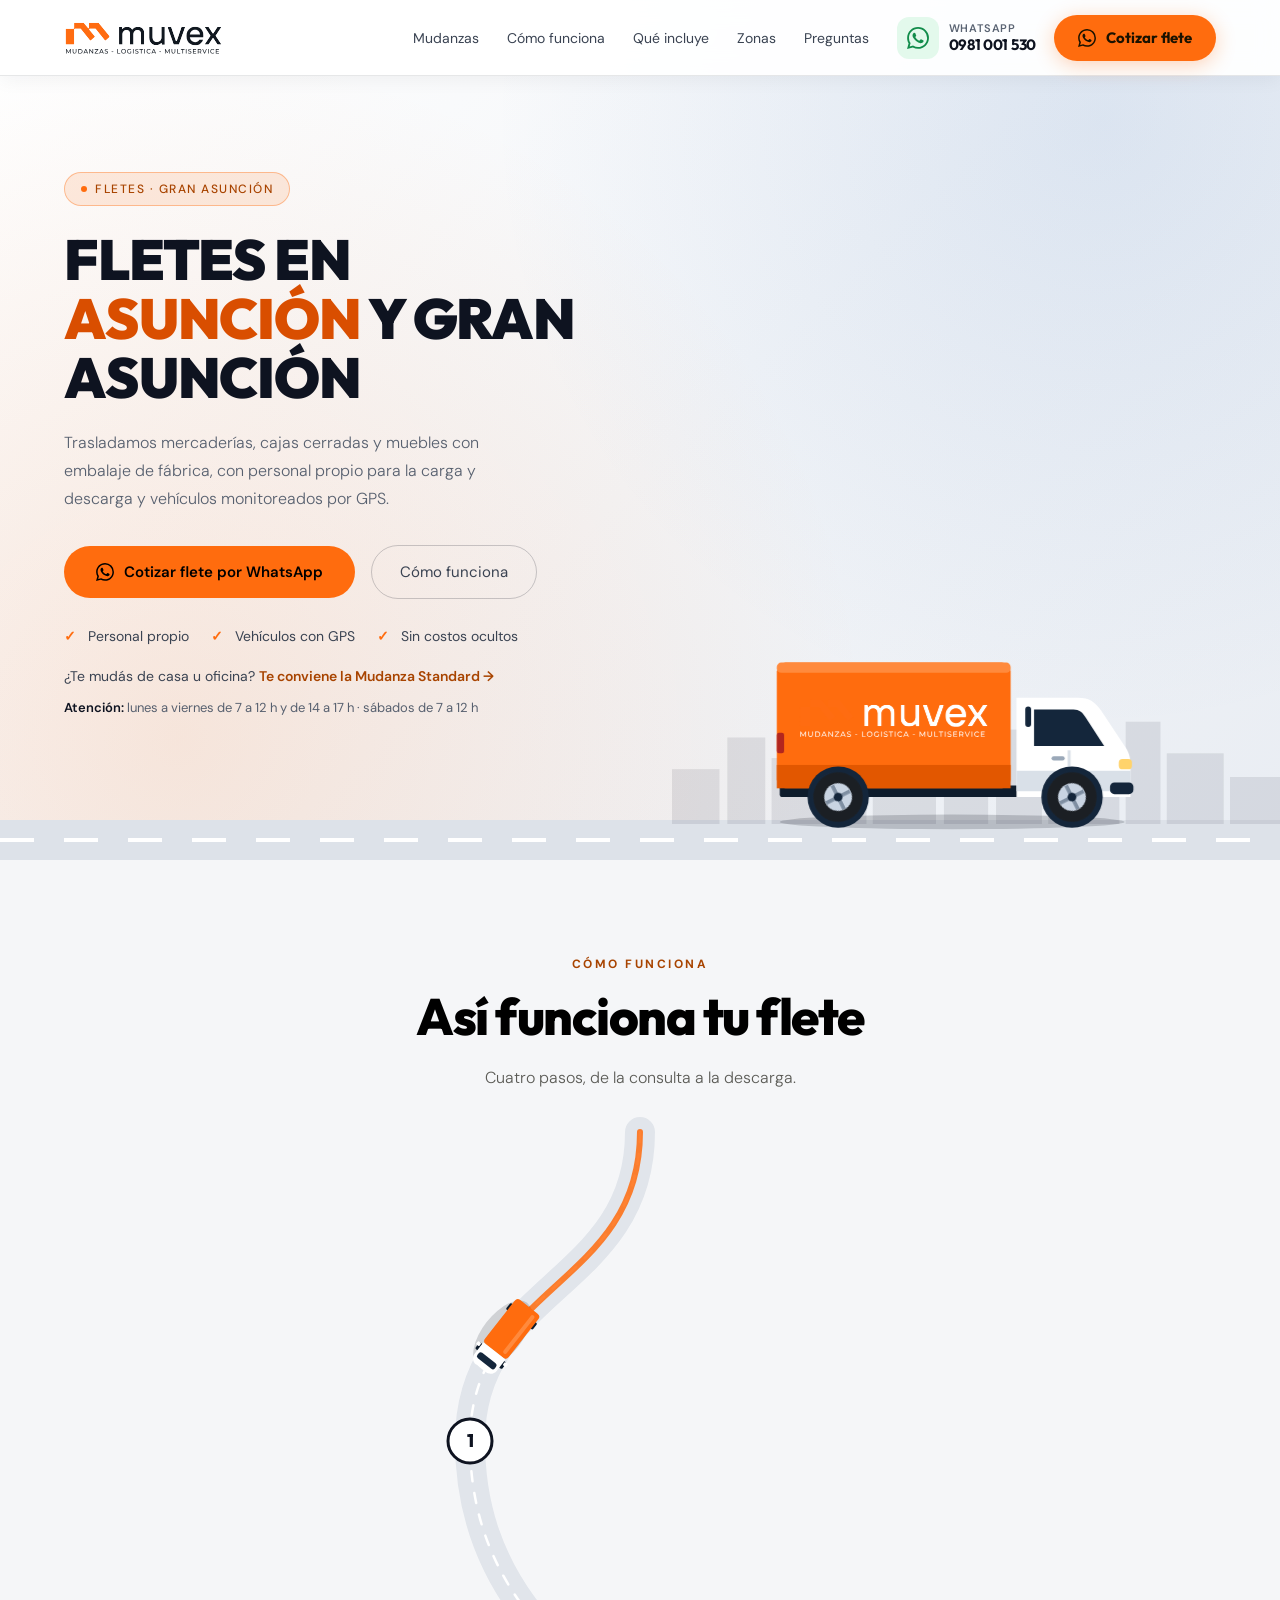
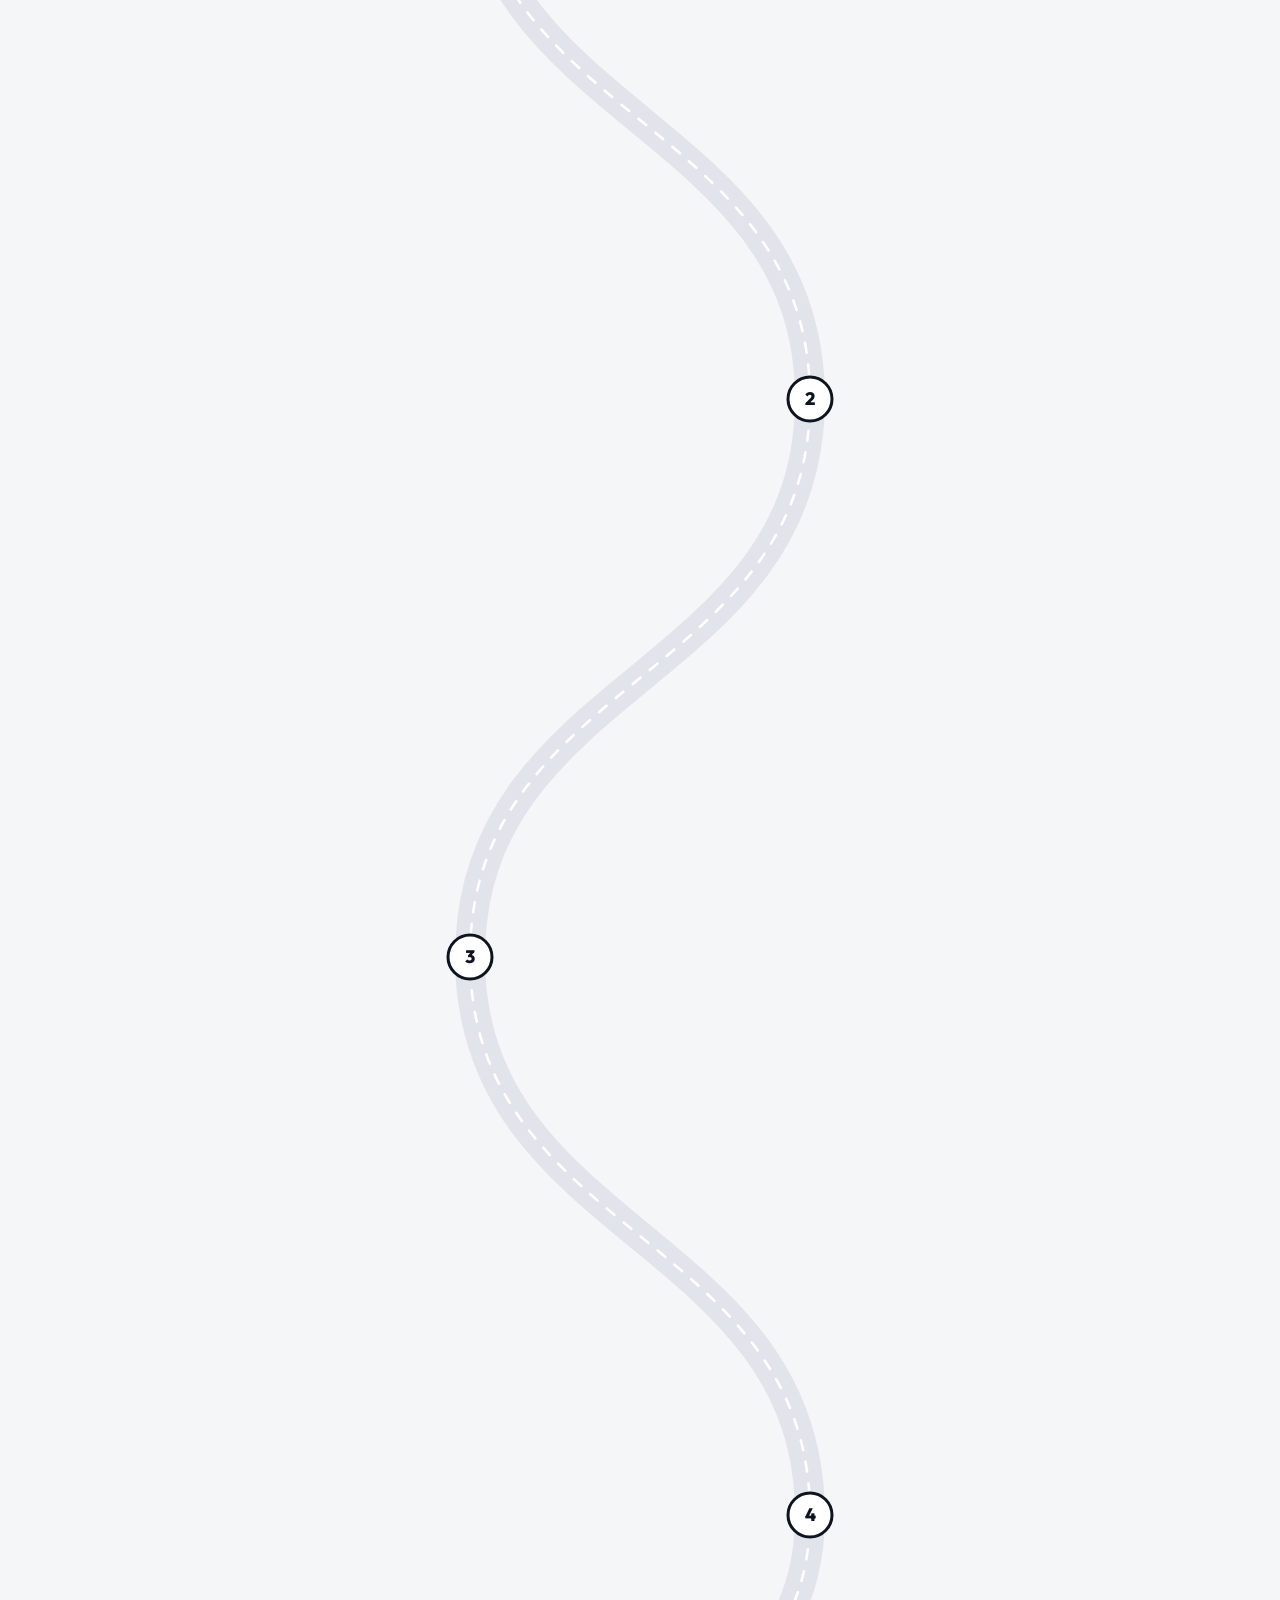
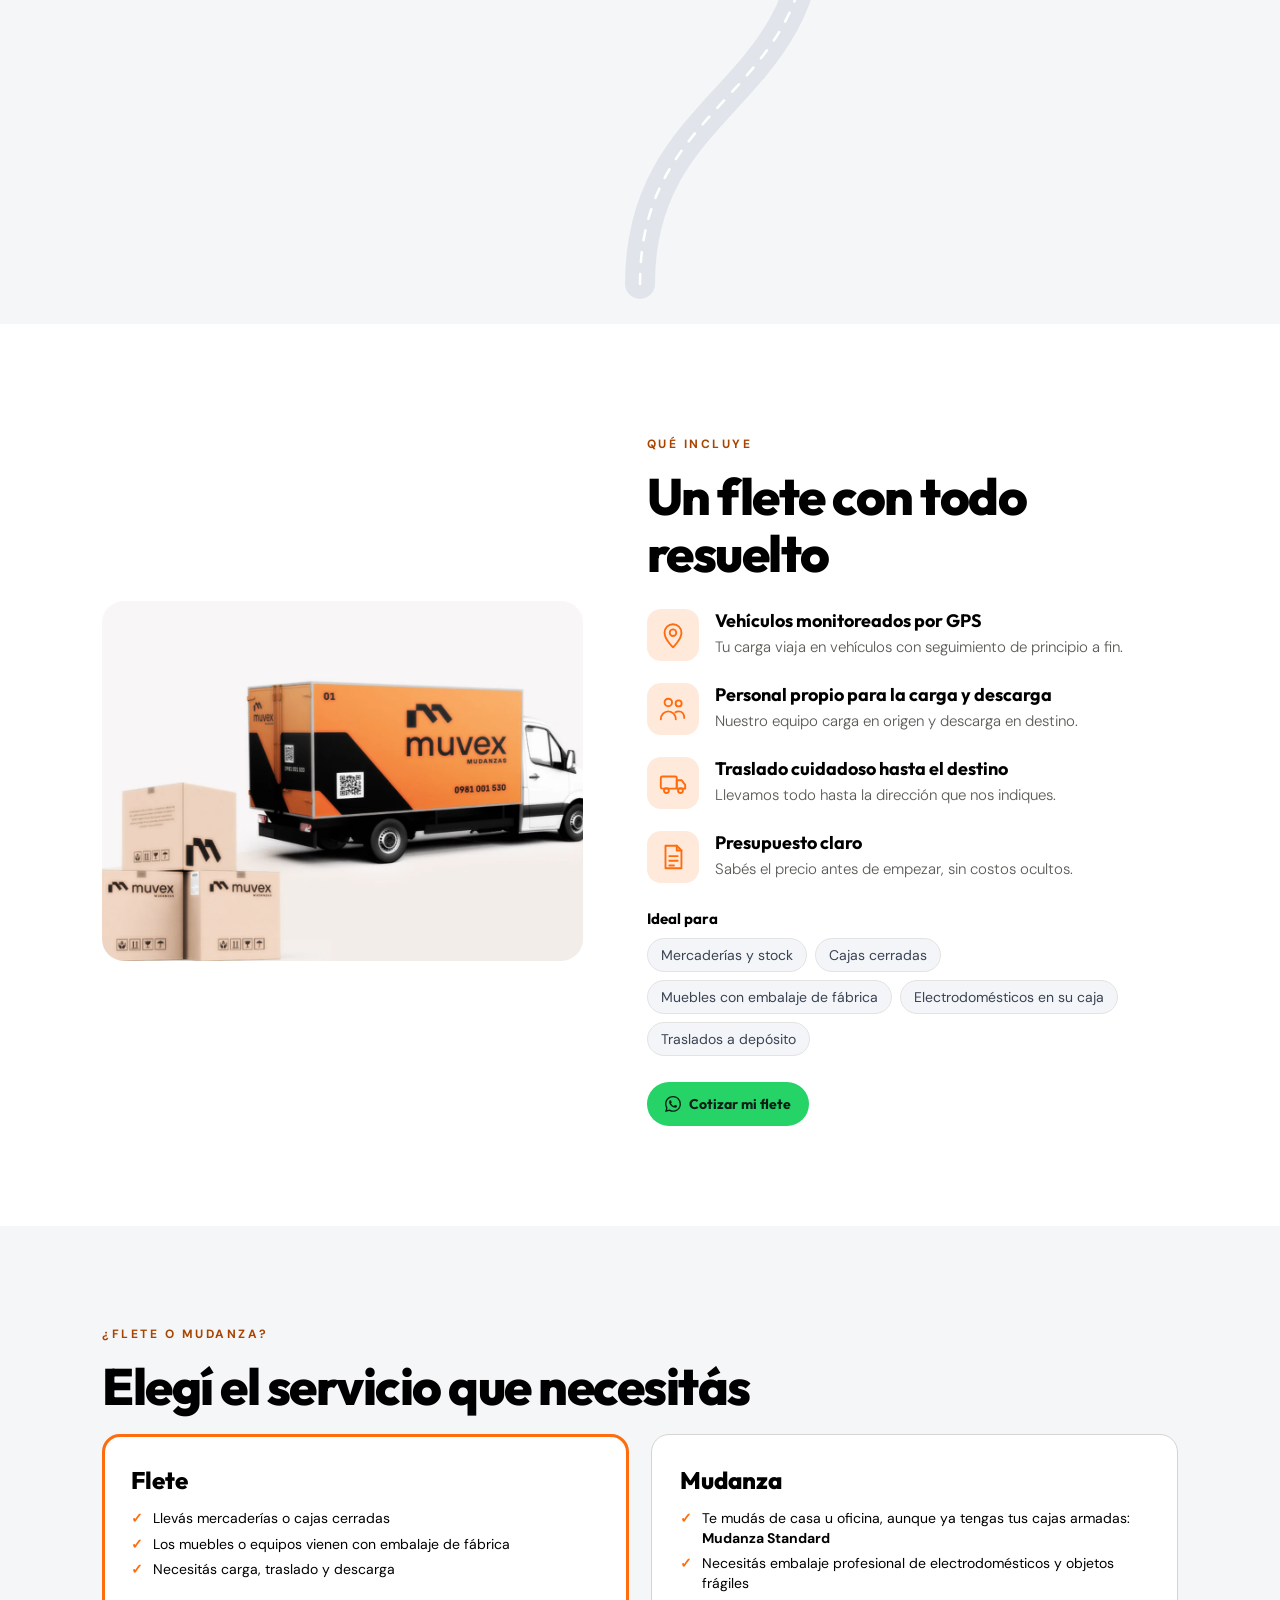
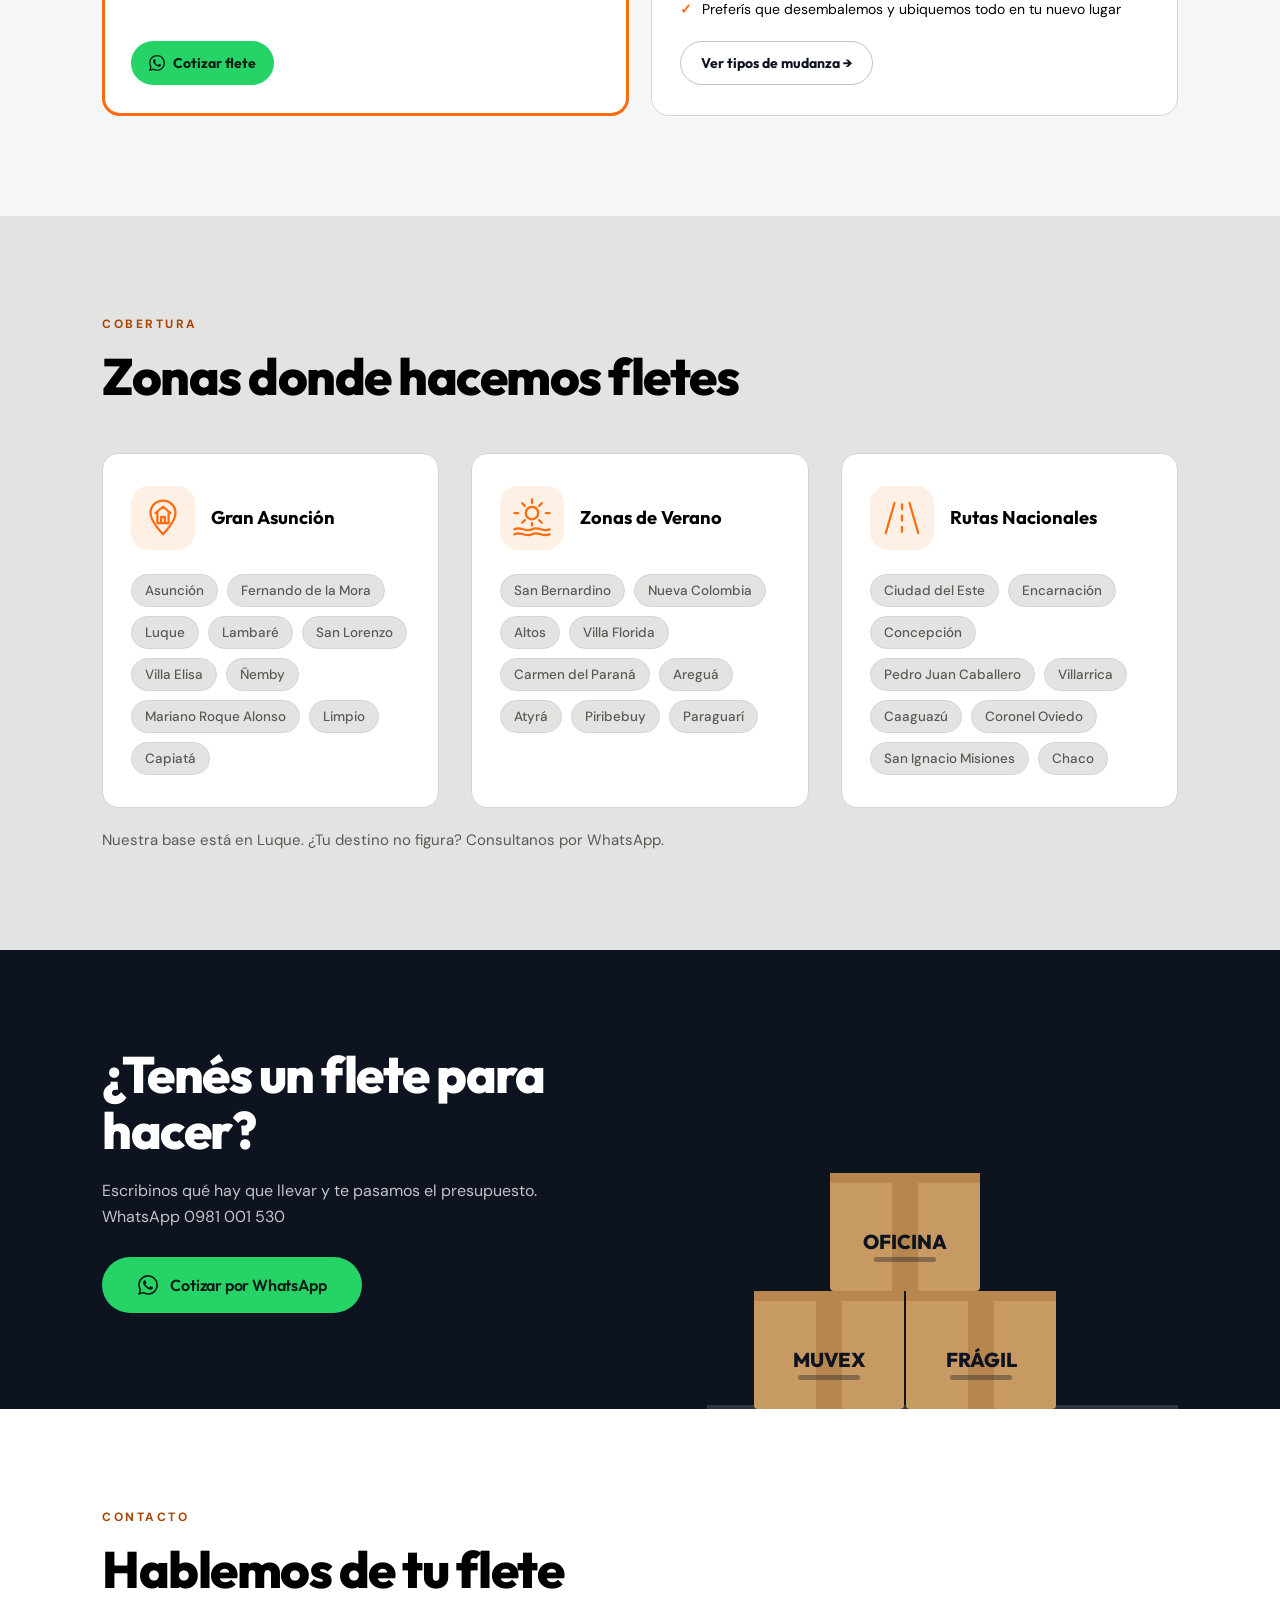
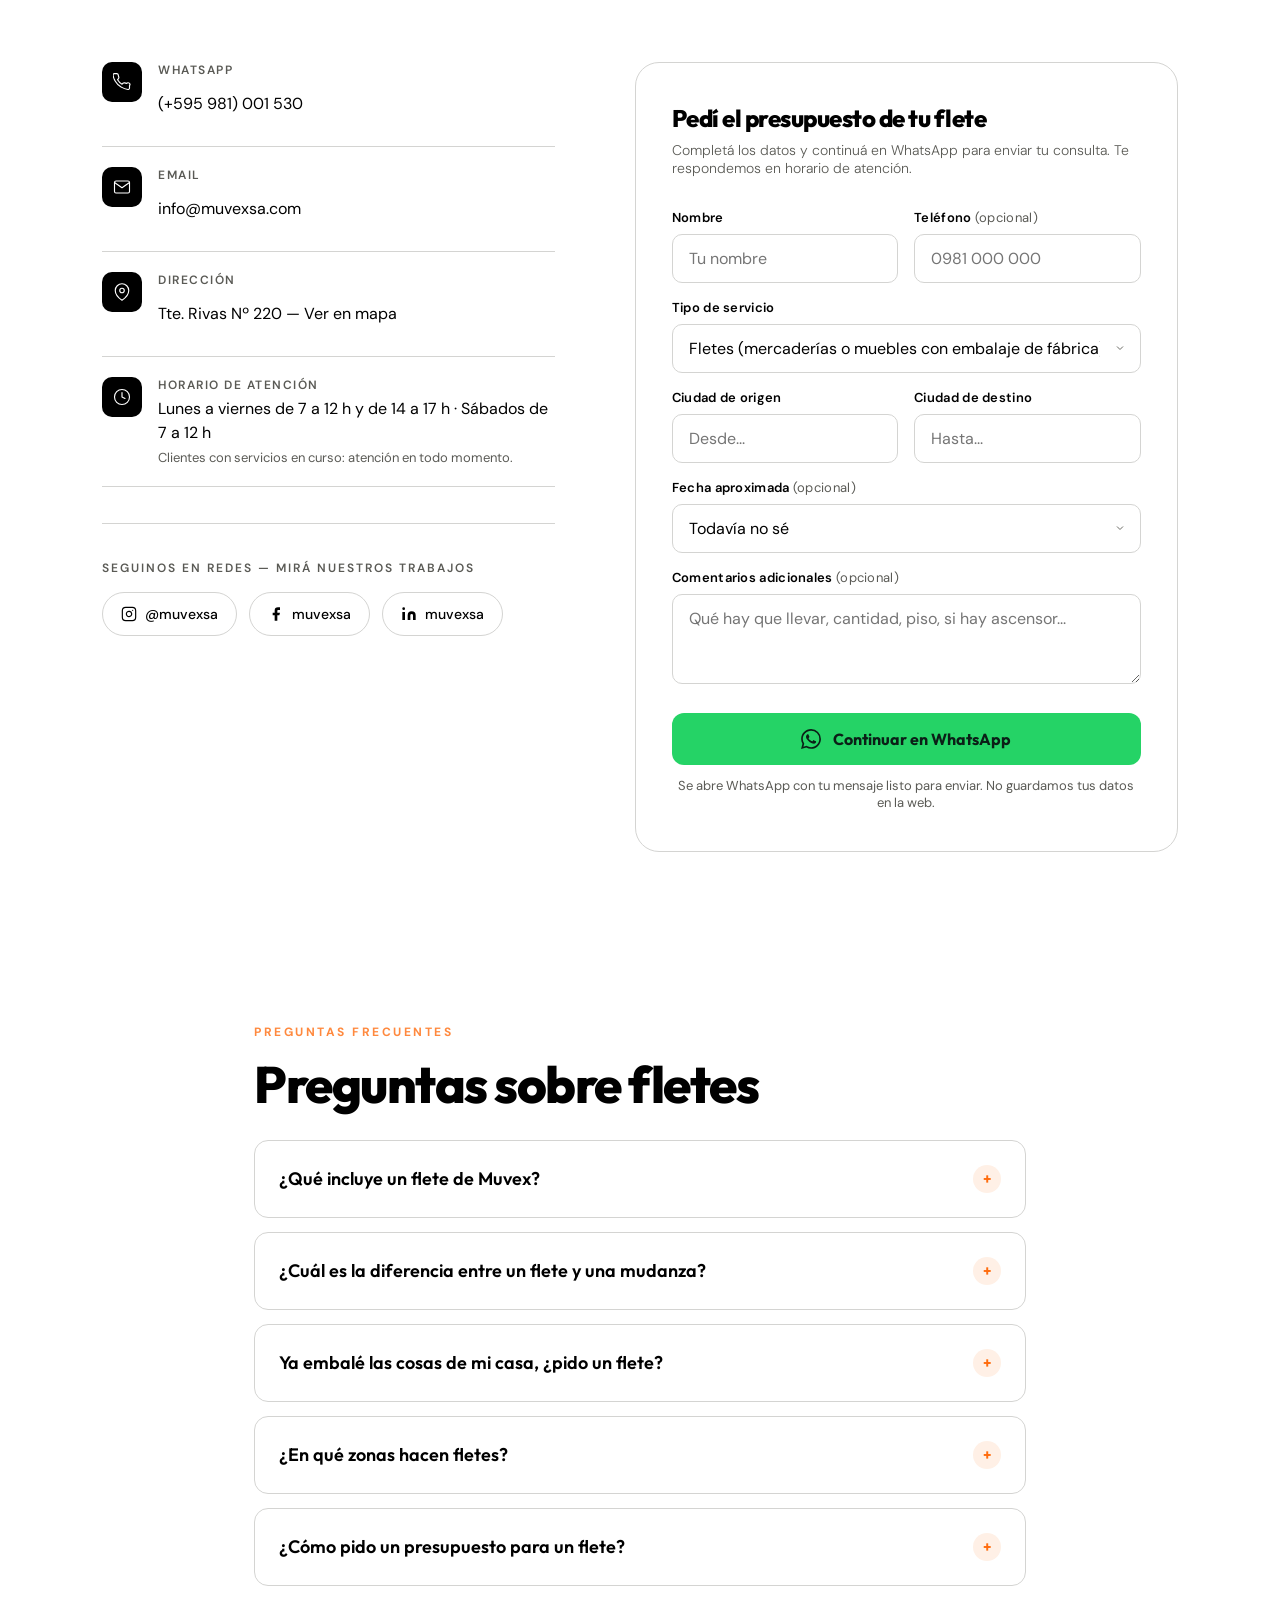
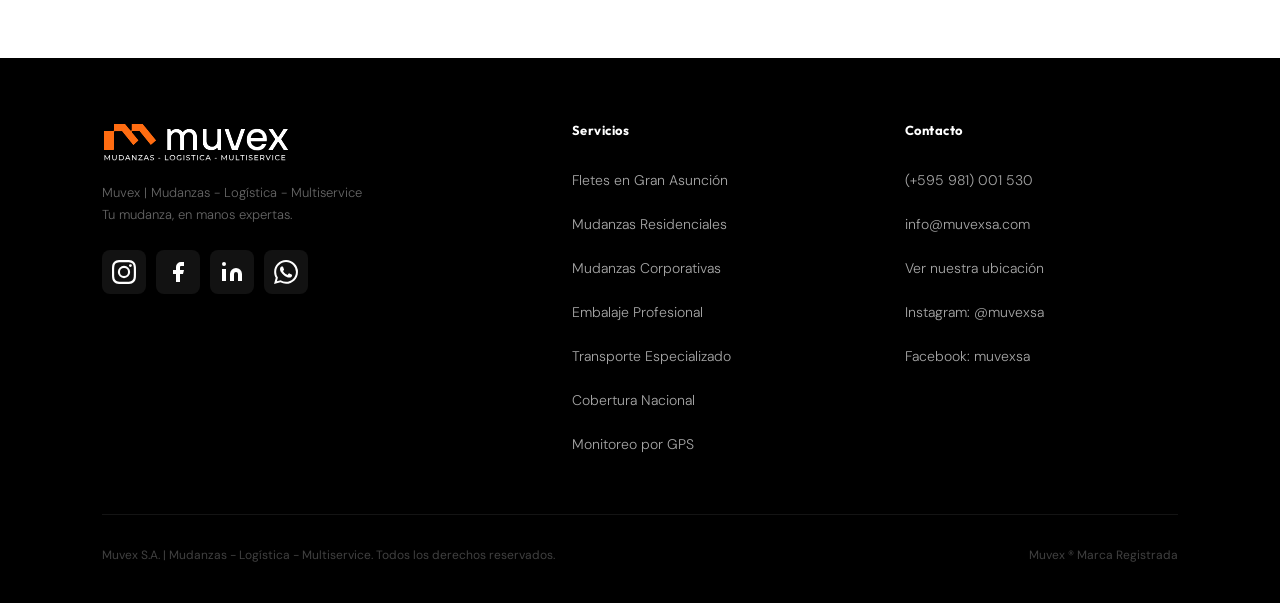
<file: fletes/index.html>
<!DOCTYPE html>
<html lang="es">
<head>
<meta charset="UTF-8">
<meta name="viewport" content="width=device-width, initial-scale=1.0">
<title>Fletes en Asunción y Gran Asunción | Muvex S.A.</title>
<meta name="description" content="Fletes en Asunción y Gran Asunción: traslado de mercaderías, cajas cerradas y muebles con embalaje de fábrica, con personal propio para carga y descarga y vehículos con GPS.">
<link rel="canonical" href="https://www.muvexsa.com/fletes/">
<meta name="theme-color" content="#FF6C0E">

<meta property="og:type" content="website">
<meta property="og:locale" content="es_PY">
<meta property="og:site_name" content="Muvex S.A.">
<meta property="og:url" content="https://www.muvexsa.com/fletes/">
<meta property="og:title" content="Fletes en Asunción y Gran Asunción | Muvex S.A.">
<meta property="og:description" content="Traslado de mercaderías, cajas cerradas y muebles con embalaje de fábrica, con personal propio y vehículos con GPS. Cotizá tu flete por WhatsApp.">
<meta property="og:image" content="https://www.muvexsa.com/images/og-muvex.jpg">
<meta property="og:image:width" content="1200">
<meta property="og:image:height" content="630">
<meta name="twitter:card" content="summary_large_image">

<link rel="icon" type="image/svg+xml" href="/images/logo-m.svg">
<link rel="icon" type="image/x-icon" href="/images/favicon.ico">
<link rel="icon" type="image/png" sizes="32x32" href="/images/favicon-32x32.png">
<link rel="icon" type="image/png" sizes="16x16" href="/images/favicon-16x16.png">
<link rel="apple-touch-icon" sizes="180x180" href="/images/favicon-180x180.png">

<script async src="https://www.googletagmanager.com/gtag/js?id=AW-17824651050"></script>
<script>
  window.dataLayer = window.dataLayer || [];
  function gtag(){dataLayer.push(arguments);}
  gtag('js', new Date());
  gtag('config', 'AW-17824651050');
  gtag('config', 'G-0B0B4570NR');
</script>
<link rel="preconnect" href="https://fonts.googleapis.com">
<link rel="preconnect" href="https://fonts.gstatic.com" crossorigin>
<link href="https://fonts.googleapis.com/css2?family=Outfit:wght@600;700;800;900&family=DM+Sans:ital,opsz,wght@0,9..40,300;0,9..40,400;0,9..40,500;1,9..40,300&display=swap" rel="stylesheet">
<link rel="stylesheet" href="/assets/muvex.css?v=20261126b">
<link rel="stylesheet" href="/assets/paginas.css?v=20261126b">
<script>if(!(window.matchMedia&&matchMedia('(prefers-reduced-motion: reduce)').matches)&&'IntersectionObserver' in window)document.documentElement.classList.add('fl-anim');</script>
<script type="application/ld+json">
{
  "@context": "https://schema.org",
  "@graph": [
    {
      "@type": "Service",
      "@id": "https://www.muvexsa.com/fletes/#servicio",
      "name": "Fletes en Asunción y Gran Asunción",
      "serviceType": "Flete",
      "url": "https://www.muvexsa.com/fletes/",
      "description": "Traslado de mercaderías, cajas cerradas o muebles con embalaje de fábrica, con personal propio para la carga y descarga y vehículos monitoreados por GPS.",
      "provider": {
        "@type": "MovingCompany",
        "@id": "https://www.muvexsa.com/#organization",
        "name": "Muvex S.A.",
        "url": "https://www.muvexsa.com",
        "telephone": "+595981001530",
        "address": {
          "@type": "PostalAddress",
          "streetAddress": "Tte. Rivas Nº 220",
          "addressLocality": "Luque",
          "addressRegion": "Central",
          "addressCountry": "PY"
        }
      },
      "areaServed": [
        {
          "@type": "City",
          "name": "Asunción"
        },
        {
          "@type": "City",
          "name": "Fernando de la Mora"
        },
        {
          "@type": "City",
          "name": "Luque"
        },
        {
          "@type": "City",
          "name": "Lambaré"
        },
        {
          "@type": "City",
          "name": "San Lorenzo"
        },
        {
          "@type": "City",
          "name": "Villa Elisa"
        },
        {
          "@type": "City",
          "name": "Ñemby"
        },
        {
          "@type": "City",
          "name": "Mariano Roque Alonso"
        },
        {
          "@type": "City",
          "name": "Limpio"
        },
        {
          "@type": "City",
          "name": "Capiatá"
        }
      ]
    },
    {
      "@type": "BreadcrumbList",
      "itemListElement": [
        {
          "@type": "ListItem",
          "position": 1,
          "name": "Inicio",
          "item": "https://www.muvexsa.com/"
        },
        {
          "@type": "ListItem",
          "position": 2,
          "name": "Fletes",
          "item": "https://www.muvexsa.com/fletes/"
        }
      ]
    },
    {
      "@type": "FAQPage",
      "mainEntity": [
        {
          "@type": "Question",
          "name": "¿Qué incluye un flete de Muvex?",
          "acceptedAnswer": {
            "@type": "Answer",
            "text": "Incluye el traslado de mercaderías, cajas cerradas o muebles con embalaje de fábrica, con personal propio para la carga y la descarga y vehículos monitoreados por GPS, hasta el destino que nos indiques."
          }
        },
        {
          "@type": "Question",
          "name": "¿Cuál es la diferencia entre un flete y una mudanza?",
          "acceptedAnswer": {
            "@type": "Answer",
            "text": "El flete es para mercaderías, cajas cerradas o muebles que vienen con embalaje de fábrica: nos encargamos de la carga, el traslado y la descarga. Si te mudás de casa u oficina, lo que necesitás es una mudanza (Standard, Integral o Llave en Mano), que suma embalaje de muebles y objetos y, según el paquete, desembalaje y organización en tu nuevo lugar."
          }
        },
        {
          "@type": "Question",
          "name": "Ya embalé las cosas de mi casa, ¿pido un flete?",
          "acceptedAnswer": {
            "@type": "Answer",
            "text": "Te conviene la Mudanza Standard: incluye la carga, el traslado y la descarga de tus cajas y el embalaje de los muebles grandes."
          }
        },
        {
          "@type": "Question",
          "name": "¿En qué zonas hacen fletes?",
          "acceptedAnswer": {
            "@type": "Answer",
            "text": "Hacemos fletes en Asunción y todo Gran Asunción: Fernando de la Mora, Luque, Lambaré, San Lorenzo, Villa Elisa, Ñemby, Mariano Roque Alonso, Limpio, Capiatá. Nuestra base está en Luque. También hacemos traslados al interior del país; consultanos por tu destino."
          }
        },
        {
          "@type": "Question",
          "name": "¿Cómo pido un presupuesto para un flete?",
          "acceptedAnswer": {
            "@type": "Answer",
            "text": "Escribinos por WhatsApp al 0981 001 530 o completá el formulario de esta página con qué hay que llevar, desde dónde y hasta dónde. Te pasamos un presupuesto claro, sin costos ocultos."
          }
        }
      ]
    }
  ]
}
</script>
</head>
<body>

<!-- NAV -->
<nav aria-label="Principal">
  <a href="/" class="nav-logo" aria-label="Muvex - inicio">
    <img src="/images/logo-muvex-dark.svg" alt="Muvex - Mudanzas, Logística y Multiservice" width="159" height="34">
  </a>
  <ul class="nav-links">
    <li><a href="/tipos-de-mudanza/">Mudanzas</a></li>
    <li><a href="#como-funciona">Cómo funciona</a></li>
    <li><a href="#incluye">Qué incluye</a></li>
    <li><a href="#cobertura">Zonas</a></li>
    <li><a href="#faq">Preguntas</a></li>
    <li>
      <div style="display:flex;align-items:center;gap:18px;flex-shrink:0;">
        <a href="https://wa.me/595981001530" class="nav-phone" target="_blank" rel="noopener" data-origen="nav-whatsapp" style="display:flex;align-items:center;gap:10px;text-decoration:none;color:#0E1320;">
          <div style="width:42px;height:42px;background:rgba(37,211,102,0.12);border-radius:12px;display:flex;align-items:center;justify-content:center;flex-shrink:0;">
            <svg style="width:22px;height:22px;" viewBox="0 0 24 24"><path fill="#128C4B" d="M17.472 14.382c-.297-.149-1.758-.867-2.03-.967-.273-.099-.471-.148-.67.15-.197.297-.767.966-.94 1.164-.173.199-.347.223-.644.075-.297-.15-1.255-.463-2.39-1.475-.883-.788-1.48-1.761-1.653-2.059-.173-.297-.018-.458.13-.606.134-.133.298-.347.446-.52.149-.174.198-.298.298-.497.099-.198.05-.371-.025-.52-.075-.149-.669-1.612-.916-2.207-.242-.579-.487-.5-.669-.51-.173-.008-.371-.01-.57-.01-.198 0-.52.074-.792.372-.272.297-1.04 1.016-1.04 2.479 0 1.462 1.065 2.875 1.213 3.074.149.198 2.096 3.2 5.077 4.487.709.306 1.262.489 1.694.625.712.227 1.36.195 1.871.118.571-.085 1.758-.719 2.006-1.413.248-.694.248-1.289.173-1.413-.074-.124-.272-.198-.57-.347m-5.421 7.403h-.004a9.87 9.87 0 01-5.031-1.378l-.361-.214-3.741.982.998-3.648-.235-.374a9.86 9.86 0 01-1.51-5.26c.001-5.45 4.436-9.884 9.888-9.884 2.64 0 5.122 1.03 6.988 2.898a9.825 9.825 0 012.893 6.994c-.003 5.45-4.437 9.884-9.885 9.884m8.413-18.297A11.815 11.815 0 0012.05 0C5.495 0 .16 5.335.157 11.892c0 2.096.547 4.142 1.588 5.945L.057 24l6.305-1.654a11.882 11.882 0 005.683 1.448h.005c6.554 0 11.89-5.335 11.893-11.893a11.821 11.821 0 00-3.48-8.413z"/></svg>
          </div>
          <div>
            <div style="font-size:11px;font-weight:600;color:#5A6473;letter-spacing:0.8px;line-height:1;margin-bottom:3px;">WHATSAPP</div>
            <div style="font-family:var(--font-display);font-size:15px;font-weight:700;color:#0E1320;letter-spacing:-0.3px;line-height:1;">0981 001 530</div>
          </div>
        </a>
        <a href="https://wa.me/595981001530" class="nav-cta" target="_blank" rel="noopener" data-origen="nav-cotizar">
          <svg class="whatsapp-icon" viewBox="0 0 24 24"><path d="M17.472 14.382c-.297-.149-1.758-.867-2.03-.967-.273-.099-.471-.148-.67.15-.197.297-.767.966-.94 1.164-.173.199-.347.223-.644.075-.297-.15-1.255-.463-2.39-1.475-.883-.788-1.48-1.761-1.653-2.059-.173-.297-.018-.458.13-.606.134-.133.298-.347.446-.52.149-.174.198-.298.298-.497.099-.198.05-.371-.025-.52-.075-.149-.669-1.612-.916-2.207-.242-.579-.487-.5-.669-.51-.173-.008-.371-.01-.57-.01-.198 0-.52.074-.792.372-.272.297-1.04 1.016-1.04 2.479 0 1.462 1.065 2.875 1.213 3.074.149.198 2.096 3.2 5.077 4.487.709.306 1.262.489 1.694.625.712.227 1.36.195 1.871.118.571-.085 1.758-.719 2.006-1.413.248-.694.248-1.289.173-1.413-.074-.124-.272-.198-.57-.347m-5.421 7.403h-.004a9.87 9.87 0 01-5.031-1.378l-.361-.214-3.741.982.998-3.648-.235-.374a9.86 9.86 0 01-1.51-5.26c.001-5.45 4.436-9.884 9.888-9.884 2.64 0 5.122 1.03 6.988 2.898a9.825 9.825 0 012.893 6.994c-.003 5.45-4.437 9.884-9.885 9.884m8.413-18.297A11.815 11.815 0 0012.05 0C5.495 0 .16 5.335.157 11.892c0 2.096.547 4.142 1.588 5.945L.057 24l6.305-1.654a11.882 11.882 0 005.683 1.448h.005c6.554 0 11.89-5.335 11.893-11.893a11.821 11.821 0 00-3.48-8.413z"/></svg>
          Cotizar flete
        </a>
      </div>
    </li>
  </ul>

  <div class="nav-mobile-actions">
    <a href="https://wa.me/595981001530" class="nav-mobile-cta" target="_blank" rel="noopener" data-origen="nav-movil-cotizar" aria-label="Cotizar flete por WhatsApp">
      <svg viewBox="0 0 24 24"><path d="M17.472 14.382c-.297-.149-1.758-.867-2.03-.967-.273-.099-.471-.148-.67.15-.197.297-.767.966-.94 1.164-.173.199-.347.223-.644.075-.297-.15-1.255-.463-2.39-1.475-.883-.788-1.48-1.761-1.653-2.059-.173-.297-.018-.458.13-.606.134-.133.298-.347.446-.52.149-.174.198-.298.298-.497.099-.198.05-.371-.025-.52-.075-.149-.669-1.612-.916-2.207-.242-.579-.487-.5-.669-.51-.173-.008-.371-.01-.57-.01-.198 0-.52.074-.792.372-.272.297-1.04 1.016-1.04 2.479 0 1.462 1.065 2.875 1.213 3.074.149.198 2.096 3.2 5.077 4.487.709.306 1.262.489 1.694.625.712.227 1.36.195 1.871.118.571-.085 1.758-.719 2.006-1.413.248-.694.248-1.289.173-1.413-.074-.124-.272-.198-.57-.347m-5.421 7.403h-.004a9.87 9.87 0 01-5.031-1.378l-.361-.214-3.741.982.998-3.648-.235-.374a9.86 9.86 0 01-1.51-5.26c.001-5.45 4.436-9.884 9.888-9.884 2.64 0 5.122 1.03 6.988 2.898a9.825 9.825 0 012.893 6.994c-.003 5.45-4.437 9.884-9.885 9.884m8.413-18.297A11.815 11.815 0 0012.05 0C5.495 0 .16 5.335.157 11.892c0 2.096.547 4.142 1.588 5.945L.057 24l6.305-1.654a11.882 11.882 0 005.683 1.448h.005c6.554 0 11.89-5.335 11.893-11.893a11.821 11.821 0 00-3.48-8.413z"/></svg>
      <span>Cotizar</span>
    </a>
    <button class="nav-toggle" id="nav-toggle" aria-label="Abrir menú" aria-expanded="false" aria-controls="nav-menu"><span></span></button>
  </div>
  <ul class="nav-menu" id="nav-menu">
    <li><a href="/tipos-de-mudanza/">Mudanzas</a></li>
    <li><a href="#como-funciona">Cómo funciona</a></li>
    <li><a href="#incluye">Qué incluye</a></li>
    <li><a href="#cobertura">Zonas</a></li>
    <li><a href="#faq">Preguntas frecuentes</a></li>
    <li><a href="#contacto">Contacto y presupuesto</a></li>
    <li class="nav-menu-socials">
      <a href="https://www.instagram.com/muvexsa/" target="_blank" rel="noopener" aria-label="Instagram"><svg viewBox="0 0 24 24"><path d="M12 2.163c3.204 0 3.584.012 4.85.07 3.252.148 4.771 1.691 4.919 4.919.058 1.265.069 1.645.069 4.849 0 3.205-.012 3.584-.069 4.849-.149 3.225-1.664 4.771-4.919 4.919-1.266.058-1.644.07-4.85.07-3.204 0-3.584-.012-4.849-.07-3.26-.149-4.771-1.699-4.919-4.92-.058-1.265-.07-1.644-.07-4.849 0-3.204.013-3.583.07-4.849.149-3.227 1.664-4.771 4.919-4.919 1.266-.057 1.645-.069 4.849-.069zm0-2.163c-3.259 0-3.667.014-4.947.072-4.358.2-6.78 2.618-6.98 6.98-.059 1.281-.073 1.689-.073 4.948 0 3.259.014 3.668.072 4.948.2 4.358 2.618 6.78 6.98 6.98 1.281.058 1.689.072 4.948.072 3.259 0 3.668-.014 4.948-.072 4.354-.2 6.782-2.618 6.979-6.98.059-1.28.073-1.689.073-4.948 0-3.259-.014-3.667-.072-4.947-.196-4.354-2.617-6.78-6.979-6.98-1.281-.059-1.69-.073-4.949-.073zm0 5.838c-3.403 0-6.162 2.759-6.162 6.162s2.759 6.163 6.162 6.163 6.162-2.759 6.162-6.163c0-3.403-2.759-6.162-6.162-6.162zm0 10.162c-2.209 0-4-1.79-4-4 0-2.209 1.791-4 4-4s4 1.791 4 4c0 2.21-1.791 4-4 4zm6.406-11.845c-.796 0-1.441.645-1.441 1.44s.645 1.44 1.441 1.44c.795 0 1.439-.645 1.439-1.44s-.644-1.44-1.439-1.44z"/></svg></a>
      <a href="https://www.facebook.com/muvexsa/" target="_blank" rel="noopener" aria-label="Facebook"><svg viewBox="0 0 24 24"><path d="M24 12.073c0-6.627-5.373-12-12-12s-12 5.373-12 12c0 5.99 4.388 10.954 10.125 11.854v-8.385H7.078v-3.47h3.047V9.43c0-3.007 1.792-4.669 4.533-4.669 1.312 0 2.686.235 2.686.235v2.953H15.83c-1.491 0-1.956.925-1.956 1.874v2.25h3.328l-.532 3.47h-2.796v8.385C19.612 23.027 24 18.062 24 12.073z"/></svg></a>
      <a href="https://www.linkedin.com/company/muvexsa/" target="_blank" rel="noopener" aria-label="LinkedIn"><svg viewBox="0 0 24 24"><path d="M20.447 20.452h-3.554v-5.569c0-1.328-.027-3.037-1.852-3.037-1.853 0-2.136 1.445-2.136 2.939v5.667H9.351V9h3.414v1.561h.046c.477-.9 1.637-1.85 3.37-1.85 3.601 0 4.267 2.37 4.267 5.455v6.286zM5.337 7.433c-1.144 0-2.063-.926-2.063-2.065 0-1.138.92-2.063 2.063-2.063 1.14 0 2.064.925 2.064 2.063 0 1.139-.925 2.065-2.064 2.065zm1.782 13.019H3.555V9h3.564v11.452zM22.225 0H1.771C.792 0 0 .774 0 1.729v20.542C0 23.227.792 24 1.771 24h20.451C23.2 24 24 23.227 24 22.271V1.729C24 .774 23.2 0 22.222 0h.003z"/></svg></a>
    </li>
  </ul>
</nav>

<!-- HERO -->
<section class="fl-hero" id="inicio">
  <div class="hero-texture"></div>
  <div class="hero-left">
    <div class="hero-badge">Fletes · Gran Asunción</div>
    <h1 class="hero-title">Fletes en <span>Asunción</span> y Gran Asunción</h1>
    <p class="hero-subtitle">Trasladamos mercaderías, cajas cerradas y muebles con embalaje de fábrica, con personal propio para la carga y descarga y vehículos monitoreados por GPS.</p>
    <div class="hero-actions">
      <a href="https://wa.me/595981001530" class="btn-primary" target="_blank" rel="noopener" data-origen="fletes-hero">
        <svg viewBox="0 0 24 24"><path d="M17.472 14.382c-.297-.149-1.758-.867-2.03-.967-.273-.099-.471-.148-.67.15-.197.297-.767.966-.94 1.164-.173.199-.347.223-.644.075-.297-.15-1.255-.463-2.39-1.475-.883-.788-1.48-1.761-1.653-2.059-.173-.297-.018-.458.13-.606.134-.133.298-.347.446-.52.149-.174.198-.298.298-.497.099-.198.05-.371-.025-.52-.075-.149-.669-1.612-.916-2.207-.242-.579-.487-.5-.669-.51-.173-.008-.371-.01-.57-.01-.198 0-.52.074-.792.372-.272.297-1.04 1.016-1.04 2.479 0 1.462 1.065 2.875 1.213 3.074.149.198 2.096 3.2 5.077 4.487.709.306 1.262.489 1.694.625.712.227 1.36.195 1.871.118.571-.085 1.758-.719 2.006-1.413.248-.694.248-1.289.173-1.413-.074-.124-.272-.198-.57-.347m-5.421 7.403h-.004a9.87 9.87 0 01-5.031-1.378l-.361-.214-3.741.982.998-3.648-.235-.374a9.86 9.86 0 01-1.51-5.26c.001-5.45 4.436-9.884 9.888-9.884 2.64 0 5.122 1.03 6.988 2.898a9.825 9.825 0 012.893 6.994c-.003 5.45-4.437 9.884-9.885 9.884m8.413-18.297A11.815 11.815 0 0012.05 0C5.495 0 .16 5.335.157 11.892c0 2.096.547 4.142 1.588 5.945L.057 24l6.305-1.654a11.882 11.882 0 005.683 1.448h.005c6.554 0 11.89-5.335 11.893-11.893a11.821 11.821 0 00-3.48-8.413z"/></svg>
        Cotizar flete por WhatsApp
      </a>
      <a href="#como-funciona" class="btn-secondary">Cómo funciona</a>
    </div>
    <ul class="fl-points">
      <li>Personal propio</li>
      <li>Vehículos con GPS</li>
      <li>Sin costos ocultos</li>
    </ul>
    <p class="fl-moving">¿Te mudás de casa u oficina? <a href="/tipos-de-mudanza/#standard">Te conviene la Mudanza Standard →</a></p>
    <p class="fl-hours"><strong>Atención:</strong> lunes a viernes de 7 a 12 h y de 14 a 17 h · sábados de 7 a 12 h</p>
  </div>

  <div class="fl-road" aria-hidden="true"></div>
  <div class="fl-scene" aria-hidden="true">
    <svg class="fl-skyline" viewBox="0 0 800 160">
      <g fill="#0E1320">
        <rect x="0" y="90" width="60" height="70"/><rect x="70" y="50" width="48" height="110"/><rect x="126" y="76" width="70" height="84"/>
        <rect x="206" y="20" width="40" height="140"/><rect x="254" y="64" width="80" height="96"/><rect x="344" y="96" width="56" height="64"/>
        <rect x="410" y="40" width="58" height="120"/><rect x="476" y="80" width="90" height="80"/><rect x="574" y="30" width="44" height="130"/>
        <rect x="626" y="70" width="72" height="90"/><rect x="706" y="100" width="94" height="60"/>
      </g>
    </svg>
    <div class="fl-truck-out">
      <svg class="fl-truck fl-truck-in" viewBox="0 0 260 130">
        <ellipse cx="128" cy="119" rx="118" ry="5" fill="#0E1320" opacity=".18"/>
        <g>
          <circle class="fl-puff" cx="2" cy="104" r="5" fill="#B9C3CF"/>
          <circle class="fl-puff" cx="2" cy="104" r="5" fill="#B9C3CF"/>
          <circle class="fl-puff" cx="2" cy="104" r="5" fill="#B9C3CF"/>
        </g>
        <g class="fl-body">
          <rect x="10" y="94" width="236" height="8" rx="2" fill="#0E1C2C"/>
          <rect x="8" y="10" width="160" height="86" rx="6" fill="#FF6C0E"/>
          <rect x="8" y="80" width="160" height="16" fill="#E25700"/>
          <rect x="8" y="10" width="160" height="7" rx="3" fill="#FF8A3D"/>
          <rect x="8" y="58" width="5" height="14" rx="1.5" fill="#B3261E"/>
          <image href="/images/logo-muvex.svg" x="22" y="34" width="132" height="28" preserveAspectRatio="xMidYMid meet"/>
          <path d="M172 34h42c8 0 12 3 16 9l16 24c3 4 4 8 4 13v22h-78z" fill="#fff"/>
          <path d="M184 42h27c4 0 6 2 8 5l13 20h-48z" fill="#14263B"/>
          <path d="M208 70v28" stroke="#D9E0E8" stroke-width="2"/>
          <rect x="196" y="74" width="9" height="3" rx="1.5" fill="#9AA8B8"/>
          <rect x="178" y="40" width="4" height="14" rx="2" fill="#14263B"/>
          <rect x="172" y="84" width="78" height="14" fill="#D9E0E8"/>
          <rect x="242" y="76" width="9" height="7" rx="2.5" fill="#FFD36B"/>
          <rect x="236" y="92" width="16" height="8" rx="3" fill="#14263B"/>
          <circle cx="50" cy="102" r="21" fill="#14263B"/>
          <circle cx="210" cy="102" r="21" fill="#14263B"/>
        </g>
        <g transform="translate(50 102)"><g class="fl-wheel-spin"><g class="fl-wheel">
          <circle r="17" fill="#1B1F24"/><circle r="9.5" fill="#C9D4E2"/>
          <path d="M0-9V9M-9 0H9" stroke="#7F8FA2" stroke-width="2.5"/><circle r="3" fill="#14263B"/>
        </g></g></g>
        <g transform="translate(210 102)"><g class="fl-wheel-spin"><g class="fl-wheel">
          <circle r="17" fill="#1B1F24"/><circle r="9.5" fill="#C9D4E2"/>
          <path d="M0-9V9M-9 0H9" stroke="#7F8FA2" stroke-width="2.5"/><circle r="3" fill="#14263B"/>
        </g></g></g>
      </svg>
    </div>
  </div>
</section>

<!-- CÓMO FUNCIONA: ruta animada -->
<section class="fl-how" id="como-funciona" style="padding-left:0;padding-right:0">
  <div class="fl-how-head">
    <p class="section-label">Cómo funciona</p>
    <h2 class="section-title">Así funciona tu flete</h2>
    <p class="section-body">Cuatro pasos, de la consulta a la descarga.</p>
  </div>
  <div class="fl-route" id="fl-route">
    <svg class="fl-map" id="fl-map" aria-hidden="true">
      <path id="fl-road-base" fill="none" stroke="#E1E5EB" stroke-width="30" stroke-linecap="round"/>
      <path id="fl-road-line" fill="none" stroke="#fff" stroke-width="2.5" stroke-dasharray="10 12" stroke-linecap="round"/>
      <path id="fl-road-trail" fill="none" stroke="#FF6C0E" stroke-width="6" stroke-linecap="round" opacity=".85"/>
      <g id="fl-pins"></g>
      <g id="fl-van">
        <ellipse cx="0" cy="4" rx="40" ry="20" fill="#0E1320" opacity=".16"/>
        <rect x="-30" y="-17" width="8" height="5" rx="1.5" fill="#0E1C2C"/><rect x="-30" y="12" width="8" height="5" rx="1.5" fill="#0E1C2C"/>
        <rect x="20" y="-17" width="8" height="5" rx="1.5" fill="#0E1C2C"/><rect x="20" y="12" width="8" height="5" rx="1.5" fill="#0E1C2C"/>
        <rect x="-38" y="-15" width="56" height="30" rx="4" fill="#FF6C0E"/>
        <rect x="-34" y="-11" width="48" height="4" rx="2" fill="#FF8A3D"/>
        <path d="M18 -14h14c5 0 8 4 8 8v12c0 4-3 8-8 8H18z" fill="#fff"/>
        <rect x="27" y="-11" width="7" height="22" rx="2.5" fill="#14263B"/>
        <rect x="20" y="-19" width="4" height="4" rx="1" fill="#fff"/><rect x="20" y="15" width="4" height="4" rx="1" fill="#fff"/>
      </g>
    </svg>

    <div class="fl-stop r">
      <div class="fl-card">
        <svg class="fl-ico" viewBox="0 0 48 48" fill="none" stroke="#FF6C0E" stroke-width="3" stroke-linejoin="round" stroke-linecap="round"><path d="M8 40l3-9a16 16 0 1 1 6 6z"/><path d="M18 20c1 4 5 8 9 9l3-3 5 2v4c-10 1-20-9-19-19h4l2 5z" fill="#FF6C0E" stroke="none"/></svg>
        <span class="fl-step">1</span>
        <h3>Cotizás por WhatsApp</h3>
        <p>Contanos qué hay que llevar, desde dónde y hasta dónde. Te pasamos un presupuesto claro, sin costos ocultos.</p>
        <a href="https://wa.me/595981001530" class="service-cta" target="_blank" rel="noopener" data-origen="fletes-ruta"><svg viewBox="0 0 24 24"><path d="M17.472 14.382c-.297-.149-1.758-.867-2.03-.967-.273-.099-.471-.148-.67.15-.197.297-.767.966-.94 1.164-.173.199-.347.223-.644.075-.297-.15-1.255-.463-2.39-1.475-.883-.788-1.48-1.761-1.653-2.059-.173-.297-.018-.458.13-.606.134-.133.298-.347.446-.52.149-.174.198-.298.298-.497.099-.198.05-.371-.025-.52-.075-.149-.669-1.612-.916-2.207-.242-.579-.487-.5-.669-.51-.173-.008-.371-.01-.57-.01-.198 0-.52.074-.792.372-.272.297-1.04 1.016-1.04 2.479 0 1.462 1.065 2.875 1.213 3.074.149.198 2.096 3.2 5.077 4.487.709.306 1.262.489 1.694.625.712.227 1.36.195 1.871.118.571-.085 1.758-.719 2.006-1.413.248-.694.248-1.289.173-1.413-.074-.124-.272-.198-.57-.347m-5.421 7.403h-.004a9.87 9.87 0 01-5.031-1.378l-.361-.214-3.741.982.998-3.648-.235-.374a9.86 9.86 0 01-1.51-5.26c.001-5.45 4.436-9.884 9.888-9.884 2.64 0 5.122 1.03 6.988 2.898a9.825 9.825 0 012.893 6.994c-.003 5.45-4.437 9.884-9.885 9.884m8.413-18.297A11.815 11.815 0 0012.05 0C5.495 0 .16 5.335.157 11.892c0 2.096.547 4.142 1.588 5.945L.057 24l6.305-1.654a11.882 11.882 0 005.683 1.448h.005c6.554 0 11.89-5.335 11.893-11.893a11.821 11.821 0 00-3.48-8.413z"/></svg>Cotizar ahora</a>
      </div>
    </div>
    <div class="fl-stop l">
      <div class="fl-card">
        <svg class="fl-ico" viewBox="0 0 48 48" fill="none" stroke="#FF6C0E" stroke-width="3" stroke-linejoin="round" stroke-linecap="round"><rect x="6" y="10" width="36" height="32" rx="4"/><path d="M6 19h36M15 6v8M33 6v8"/><path d="M17 30l5 5 9-10"/></svg>
        <span class="fl-step">2</span>
        <h3>Coordinamos el día</h3>
        <p>Acordamos la fecha y el horario del flete según lo que necesites.</p>
      </div>
    </div>
    <div class="fl-stop r">
      <div class="fl-card">
        <svg class="fl-ico" viewBox="0 0 48 48" fill="none" stroke="#FF6C0E" stroke-width="3" stroke-linejoin="round"><path d="M6 16l18-8 18 8v20l-18 8-18-8z"/><path d="M6 16l18 8 18-8M24 24v20"/></svg>
        <span class="fl-step">3</span>
        <h3>Cargamos con cuidado</h3>
        <p>Nuestro personal propio carga tus mercaderías, cajas o muebles con embalaje de fábrica.</p>
      </div>
    </div>
    <div class="fl-stop l">
      <div class="fl-card">
        <svg class="fl-ico" viewBox="0 0 48 48" fill="none" stroke="#FF6C0E" stroke-width="3" stroke-linejoin="round" stroke-linecap="round"><path d="M24 44s-13-12-13-23a13 13 0 0 1 26 0c0 11-13 23-13 23z"/><circle cx="24" cy="21" r="5"/></svg>
        <span class="fl-step">4</span>
        <h3>Llevamos y descargamos</h3>
        <p>El vehículo viaja monitoreado por GPS hasta el destino que nos indiques, y ahí descargamos todo.</p>
      </div>
    </div>
  </div>
</section>

<!-- QUÉ INCLUYE -->
<section class="fl-incl" id="incluye">
  <div class="fl-incl-layout">
    <div class="fl-incl-photo">
      <img src="/images/servicio-fletes-deposito.webp" alt="Camión de Muvex con cajas listas para un flete" width="800" height="600" loading="lazy" decoding="async">
    </div>
    <div>
      <p class="section-label">Qué incluye</p>
      <h2 class="section-title">Un flete con todo resuelto</h2>
      <ul class="fl-incl-list">
        <li>
          <span class="fl-incl-ic"><svg viewBox="0 0 32 32"><path d="M16 29s-9-8.3-9-15.5a9 9 0 0 1 18 0C25 20.7 16 29 16 29z"/><circle cx="16" cy="13.5" r="3.5"/></svg></span>
          <div><h3>Vehículos monitoreados por GPS</h3><p>Tu carga viaja en vehículos con seguimiento de principio a fin.</p></div>
        </li>
        <li>
          <span class="fl-incl-ic"><svg viewBox="0 0 32 32"><circle cx="11" cy="9" r="4"/><circle cx="22" cy="10" r="3.2"/><path d="M3 27c0-5 3.6-8.5 8-8.5s8 3.5 8 8.5M18.5 19.5c1-.6 2.2-1 3.5-1 3.6 0 6 2.9 6 7"/></svg></span>
          <div><h3>Personal propio para la carga y descarga</h3><p>Nuestro equipo carga en origen y descarga en destino.</p></div>
        </li>
        <li>
          <span class="fl-incl-ic"><svg viewBox="0 0 32 32"><rect x="3" y="9" width="17" height="13" rx="1.5"/><path d="M20 13h5l4 5v4h-9z"/><circle cx="9" cy="24" r="2.6"/><circle cx="24" cy="24" r="2.6"/></svg></span>
          <div><h3>Traslado cuidadoso hasta el destino</h3><p>Llevamos todo hasta la dirección que nos indiques.</p></div>
        </li>
        <li>
          <span class="fl-incl-ic"><svg viewBox="0 0 32 32"><path d="M8 4h12l5 5v19H8z"/><path d="M20 4v5h5M12 15h9M12 20h9M12 25h5"/></svg></span>
          <div><h3>Presupuesto claro</h3><p>Sabés el precio antes de empezar, sin costos ocultos.</p></div>
        </li>
      </ul>
      <p class="fl-ideal-title">Ideal para</p>
      <div class="fl-chips"><span>Mercaderías y stock</span><span>Cajas cerradas</span><span>Muebles con embalaje de fábrica</span><span>Electrodomésticos en su caja</span><span>Traslados a depósito</span></div>
      <a href="https://wa.me/595981001530" class="service-cta" target="_blank" rel="noopener" data-origen="fletes-incluye"><svg viewBox="0 0 24 24"><path d="M17.472 14.382c-.297-.149-1.758-.867-2.03-.967-.273-.099-.471-.148-.67.15-.197.297-.767.966-.94 1.164-.173.199-.347.223-.644.075-.297-.15-1.255-.463-2.39-1.475-.883-.788-1.48-1.761-1.653-2.059-.173-.297-.018-.458.13-.606.134-.133.298-.347.446-.52.149-.174.198-.298.298-.497.099-.198.05-.371-.025-.52-.075-.149-.669-1.612-.916-2.207-.242-.579-.487-.5-.669-.51-.173-.008-.371-.01-.57-.01-.198 0-.52.074-.792.372-.272.297-1.04 1.016-1.04 2.479 0 1.462 1.065 2.875 1.213 3.074.149.198 2.096 3.2 5.077 4.487.709.306 1.262.489 1.694.625.712.227 1.36.195 1.871.118.571-.085 1.758-.719 2.006-1.413.248-.694.248-1.289.173-1.413-.074-.124-.272-.198-.57-.347m-5.421 7.403h-.004a9.87 9.87 0 01-5.031-1.378l-.361-.214-3.741.982.998-3.648-.235-.374a9.86 9.86 0 01-1.51-5.26c.001-5.45 4.436-9.884 9.888-9.884 2.64 0 5.122 1.03 6.988 2.898a9.825 9.825 0 012.893 6.994c-.003 5.45-4.437 9.884-9.885 9.884m8.413-18.297A11.815 11.815 0 0012.05 0C5.495 0 .16 5.335.157 11.892c0 2.096.547 4.142 1.588 5.945L.057 24l6.305-1.654a11.882 11.882 0 005.683 1.448h.005c6.554 0 11.89-5.335 11.893-11.893a11.821 11.821 0 00-3.48-8.413z"/></svg>Cotizar mi flete</a>
    </div>
  </div>
</section>

<!-- ¿FLETE O MUDANZA? -->
<section class="fl-vs" id="flete-o-mudanza">
  <p class="section-label">¿Flete o mudanza?</p>
  <h2 class="section-title">Elegí el servicio que necesitás</h2>
  <div class="fl-vs-grid">
    <div class="fl-vs-card main">
      <h3>Flete</h3>
      <ul class="service-incl">
        <li>Llevás mercaderías o cajas cerradas</li>
        <li>Los muebles o equipos vienen con embalaje de fábrica</li>
        <li>Necesitás carga, traslado y descarga</li>
      </ul>
      <a href="https://wa.me/595981001530" class="service-cta" target="_blank" rel="noopener" data-origen="fletes-comparar"><svg viewBox="0 0 24 24"><path d="M17.472 14.382c-.297-.149-1.758-.867-2.03-.967-.273-.099-.471-.148-.67.15-.197.297-.767.966-.94 1.164-.173.199-.347.223-.644.075-.297-.15-1.255-.463-2.39-1.475-.883-.788-1.48-1.761-1.653-2.059-.173-.297-.018-.458.13-.606.134-.133.298-.347.446-.52.149-.174.198-.298.298-.497.099-.198.05-.371-.025-.52-.075-.149-.669-1.612-.916-2.207-.242-.579-.487-.5-.669-.51-.173-.008-.371-.01-.57-.01-.198 0-.52.074-.792.372-.272.297-1.04 1.016-1.04 2.479 0 1.462 1.065 2.875 1.213 3.074.149.198 2.096 3.2 5.077 4.487.709.306 1.262.489 1.694.625.712.227 1.36.195 1.871.118.571-.085 1.758-.719 2.006-1.413.248-.694.248-1.289.173-1.413-.074-.124-.272-.198-.57-.347m-5.421 7.403h-.004a9.87 9.87 0 01-5.031-1.378l-.361-.214-3.741.982.998-3.648-.235-.374a9.86 9.86 0 01-1.51-5.26c.001-5.45 4.436-9.884 9.888-9.884 2.64 0 5.122 1.03 6.988 2.898a9.825 9.825 0 012.893 6.994c-.003 5.45-4.437 9.884-9.885 9.884m8.413-18.297A11.815 11.815 0 0012.05 0C5.495 0 .16 5.335.157 11.892c0 2.096.547 4.142 1.588 5.945L.057 24l6.305-1.654a11.882 11.882 0 005.683 1.448h.005c6.554 0 11.89-5.335 11.893-11.893a11.821 11.821 0 00-3.48-8.413z"/></svg>Cotizar flete</a>
    </div>
    <div class="fl-vs-card">
      <h3>Mudanza</h3>
      <ul class="service-incl">
        <li>Te mudás de casa u oficina, aunque ya tengas tus cajas armadas: <strong>Mudanza Standard</strong></li>
        <li>Necesitás embalaje profesional de electrodomésticos y objetos frágiles</li>
        <li>Preferís que desembalemos y ubiquemos todo en tu nuevo lugar</li>
      </ul>
      <a href="/tipos-de-mudanza/" class="fl-vs-link">Ver tipos de mudanza →</a>
    </div>
  </div>
</section>

<section class="coverage" id="cobertura">
  <p class="section-label">Cobertura</p>
  <h2 class="section-title">Zonas donde hacemos fletes</h2>
  <div class="coverage-grid">
    <div class="coverage-col">
      <div class="coverage-zone-head">
        <div class="coverage-icon">
          <svg viewBox="0 0 32 32" aria-hidden="true" focusable="false"><path d="M26 12c0 7-10 17-10 17S6 19 6 12a10 10 0 0 1 20 0Z"/><path d="m10 12 6-5 6 5M11.5 11v9h9v-9M14.5 20v-5h3v5"/></svg>
        </div>
        <h3 class="coverage-zone-title">Gran Asunción</h3>
      </div>
      <div class="coverage-tags">
        <span class="coverage-tag">Asunción</span>
        <span class="coverage-tag">Fernando de la Mora</span>
        <span class="coverage-tag">Luque</span>
        <span class="coverage-tag">Lambaré</span>
        <span class="coverage-tag">San Lorenzo</span>
        <span class="coverage-tag">Villa Elisa</span>
        <span class="coverage-tag">Ñemby</span>
        <span class="coverage-tag">Mariano Roque Alonso</span>
        <span class="coverage-tag">Limpio</span>
        <span class="coverage-tag">Capiatá</span>
      </div>
    </div>
    <div class="coverage-col">
      <div class="coverage-zone-head">
        <div class="coverage-icon">
          <svg viewBox="0 0 32 32" aria-hidden="true" focusable="false"><circle cx="16" cy="12" r="5"/><path d="M16 1v3M16 20v2M5 12H2M30 12h-3M8.2 4.2l2.1 2.1M21.7 17.7l2.1 2.1M23.8 4.2l-2.1 2.1M10.3 17.7l-2.1 2.1M2 25c4.7-3 9.3 3 14 0s9.3 3 14 0M2 29c4.7-3 9.3 3 14 0s9.3 3 14 0"/></svg>
        </div>
        <h3 class="coverage-zone-title">Zonas de Verano</h3>
      </div>
      <div class="coverage-tags">
        <span class="coverage-tag">San Bernardino</span>
        <span class="coverage-tag">Nueva Colombia</span>
        <span class="coverage-tag">Altos</span>
        <span class="coverage-tag">Villa Florida</span>
        <span class="coverage-tag">Carmen del Paraná</span>
        <span class="coverage-tag">Areguá</span>
        <span class="coverage-tag">Atyrá</span>
        <span class="coverage-tag">Piribebuy</span>
        <span class="coverage-tag">Paraguarí</span>
      </div>
    </div>
    <div class="coverage-col">
      <div class="coverage-zone-head">
        <div class="coverage-icon">
          <svg viewBox="0 0 32 32" aria-hidden="true" focusable="false"><path d="M10 4 3 28M22 4l7 24M16 5v4M16 14v4M16 23v4"/></svg>
        </div>
        <h3 class="coverage-zone-title">Rutas Nacionales</h3>
      </div>
      <div class="coverage-tags">
        <span class="coverage-tag">Ciudad del Este</span>
        <span class="coverage-tag">Encarnación</span>
        <span class="coverage-tag">Concepción</span>
        <span class="coverage-tag">Pedro Juan Caballero</span>
        <span class="coverage-tag">Villarrica</span>
        <span class="coverage-tag">Caaguazú</span>
        <span class="coverage-tag">Coronel Oviedo</span>
        <span class="coverage-tag">San Ignacio Misiones</span>
        <span class="coverage-tag">Chaco</span>
      </div>
    </div>
  </div>
  <p class="fl-cov-note">Nuestra base está en Luque. ¿Tu destino no figura? Consultanos por WhatsApp.</p>
</section>

<!-- CTA con cajas -->
<section class="fl-cta">
  <div class="fl-cta-txt">
    <h2 class="section-title">¿Tenés un flete para hacer?</h2>
    <p>Escribinos qué hay que llevar y te pasamos el presupuesto.<br>WhatsApp 0981 001 530</p>
    <a href="https://wa.me/595981001530" class="btn-white" target="_blank" rel="noopener" data-origen="fletes-banner">
      <svg viewBox="0 0 24 24"><path d="M17.472 14.382c-.297-.149-1.758-.867-2.03-.967-.273-.099-.471-.148-.67.15-.197.297-.767.966-.94 1.164-.173.199-.347.223-.644.075-.297-.15-1.255-.463-2.39-1.475-.883-.788-1.48-1.761-1.653-2.059-.173-.297-.018-.458.13-.606.134-.133.298-.347.446-.52.149-.174.198-.298.298-.497.099-.198.05-.371-.025-.52-.075-.149-.669-1.612-.916-2.207-.242-.579-.487-.5-.669-.51-.173-.008-.371-.01-.57-.01-.198 0-.52.074-.792.372-.272.297-1.04 1.016-1.04 2.479 0 1.462 1.065 2.875 1.213 3.074.149.198 2.096 3.2 5.077 4.487.709.306 1.262.489 1.694.625.712.227 1.36.195 1.871.118.571-.085 1.758-.719 2.006-1.413.248-.694.248-1.289.173-1.413-.074-.124-.272-.198-.57-.347m-5.421 7.403h-.004a9.87 9.87 0 01-5.031-1.378l-.361-.214-3.741.982.998-3.648-.235-.374a9.86 9.86 0 01-1.51-5.26c.001-5.45 4.436-9.884 9.888-9.884 2.64 0 5.122 1.03 6.988 2.898a9.825 9.825 0 012.893 6.994c-.003 5.45-4.437 9.884-9.885 9.884m8.413-18.297A11.815 11.815 0 0012.05 0C5.495 0 .16 5.335.157 11.892c0 2.096.547 4.142 1.588 5.945L.057 24l6.305-1.654a11.882 11.882 0 005.683 1.448h.005c6.554 0 11.89-5.335 11.893-11.893a11.821 11.821 0 00-3.48-8.413z"/></svg>
      Cotizar por WhatsApp
    </a>
  </div>
  <div class="fl-stack" aria-hidden="true">
    <div class="fl-floor"></div>
    <div class="fl-box fl-b1"><svg viewBox="0 0 150 118"><rect width="150" height="118" rx="4" fill="#C89A63"/><rect x="62" width="26" height="118" fill="#B7864F"/><rect x="0" y="0" width="150" height="10" fill="#B7864F"/><text x="75" y="76" text-anchor="middle" font-family="Outfit, sans-serif" font-weight="800" font-size="20" fill="#0E1320">MUVEX</text><rect x="44" y="84" width="62" height="5" rx="2.5" fill="#0E1320" opacity=".35"/></svg></div>
    <div class="fl-box fl-b2"><svg viewBox="0 0 150 118"><rect width="150" height="118" rx="4" fill="#C89A63"/><rect x="62" width="26" height="118" fill="#B7864F"/><rect x="0" y="0" width="150" height="10" fill="#B7864F"/><text x="75" y="76" text-anchor="middle" font-family="Outfit, sans-serif" font-weight="800" font-size="20" fill="#0E1320">FRÁGIL</text><rect x="44" y="84" width="62" height="5" rx="2.5" fill="#0E1320" opacity=".35"/></svg></div>
    <div class="fl-box fl-b3"><svg viewBox="0 0 150 118"><rect width="150" height="118" rx="4" fill="#C89A63"/><rect x="62" width="26" height="118" fill="#B7864F"/><rect x="0" y="0" width="150" height="10" fill="#B7864F"/><text x="75" y="76" text-anchor="middle" font-family="Outfit, sans-serif" font-weight="800" font-size="20" fill="#0E1320">OFICINA</text><rect x="44" y="84" width="62" height="5" rx="2.5" fill="#0E1320" opacity=".35"/></svg></div>
  </div>
</section>

<section class="contact" id="contacto">
  <p class="section-label">Contacto</p>
  <h2 class="section-title">Hablemos de tu flete</h2>
  <div class="contact-grid">
    <div class="contact-info">
      <div class="contact-item">
        <div class="contact-icon">
          <svg viewBox="0 0 24 24"><path d="M22 16.92v3a2 2 0 01-2.18 2 19.79 19.79 0 01-8.63-3.07A19.5 19.5 0 013.07 11a19.79 19.79 0 01-3.07-8.67A2 2 0 012 .84h3a2 2 0 012 1.72 12.84 12.84 0 00.7 2.81 2 2 0 01-.45 2.11L6.09 8.91a16 16 0 006 6l1.27-1.27a2 2 0 012.11-.45 12.84 12.84 0 002.81.7A2 2 0 0122 16.92z"/></svg>
        </div>
        <div class="contact-detail">
          <div class="contact-label">WhatsApp</div>
          <a href="https://wa.me/595981001530" class="contact-value" target="_blank" rel="noopener" data-origen="fletes-contacto">(+595 981) 001 530</a>
        </div>
      </div>
      <div class="contact-item">
        <div class="contact-icon">
          <svg viewBox="0 0 24 24"><path d="M4 4h16c1.1 0 2 .9 2 2v12c0 1.1-.9 2-2 2H4c-1.1 0-2-.9-2-2V6c0-1.1.9-2 2-2z"/><polyline points="22,6 12,13 2,6"/></svg>
        </div>
        <div class="contact-detail">
          <div class="contact-label">Email</div>
          <a href="mailto:info@muvexsa.com" class="contact-value">info@muvexsa.com</a>
        </div>
      </div>
      <div class="contact-item">
        <div class="contact-icon">
          <svg viewBox="0 0 24 24"><path d="M21 10c0 7-9 13-9 13s-9-6-9-13a9 9 0 0118 0z"/><circle cx="12" cy="10" r="3"/></svg>
        </div>
        <div class="contact-detail">
          <div class="contact-label">Dirección</div>
          <a href="https://www.google.com/maps/search/?api=1&amp;query=-25.2672502%2C-57.5059692" class="contact-value" target="_blank" rel="noopener">Tte. Rivas Nº 220 — Ver en mapa</a>
        </div>
      </div>
      <div class="contact-item">
        <div class="contact-icon">
          <svg viewBox="0 0 24 24"><circle cx="12" cy="12" r="10"/><polyline points="12 6 12 12 16 14"/></svg>
        </div>
        <div class="contact-detail">
          <div class="contact-label">Horario de atención</div>
          <div class="contact-value static">Lunes a viernes de 7 a 12 h y de 14 a 17 h · Sábados de 7 a 12 h</div>
          <div class="contact-note">Clientes con servicios en curso: atención en todo momento.</div>
        </div>
      </div>

      <div class="socials-block">
        <div class="socials-title">Seguinos en redes — mirá nuestros trabajos</div>
        <div class="social-links">
          <a href="https://www.instagram.com/muvexsa/" class="social-link" target="_blank" rel="noopener">
            <svg viewBox="0 0 24 24" fill="none" stroke="currentColor" stroke-width="1.75" stroke-linecap="round" stroke-linejoin="round"><rect x="2" y="2" width="20" height="20" rx="5" ry="5"/><path d="M16 11.37A4 4 0 1112.63 8 4 4 0 0116 11.37z"/><line x1="17.5" y1="6.5" x2="17.51" y2="6.5"/></svg>
            @muvexsa
          </a>
          <a href="https://www.facebook.com/muvexsa/" class="social-link" target="_blank" rel="noopener">
            <svg viewBox="0 0 24 24" fill="currentColor"><path d="M18 2h-3a5 5 0 00-5 5v3H7v4h3v8h4v-8h3l1-4h-4V7a1 1 0 011-1h3z"/></svg>
            muvexsa
          </a>
          <a href="https://www.linkedin.com/company/muvexsa/" class="social-link" target="_blank" rel="noopener">
            <svg viewBox="0 0 24 24" fill="currentColor"><path d="M16 8a6 6 0 016 6v7h-4v-7a2 2 0 00-2-2 2 2 0 00-2 2v7h-4v-7a6 6 0 016-6zM2 9h4v12H2z"/><circle cx="4" cy="4" r="2"/></svg>
            muvexsa
          </a>
        </div>
      </div>
    </div>

    <!-- FORM: arma el mensaje y lo abre en WhatsApp (no envía nada por sí solo) -->
    <form class="budget-form" id="budget-form" novalidate>
      <div class="form-title">Pedí el presupuesto de tu flete</div>
      <div class="form-sub">Completá los datos y continuá en WhatsApp para enviar tu consulta. Te respondemos en horario de atención.</div>
      <div class="form-row">
        <div class="form-group">
          <label class="form-label" for="f-name">Nombre</label>
          <input type="text" class="form-input" placeholder="Tu nombre" id="f-name" name="nombre" autocomplete="name" required>
          <div class="form-error" id="err-name">Ingresá tu nombre.</div>
        </div>
        <div class="form-group">
          <label class="form-label" for="f-phone">Teléfono <span class="opt">(opcional)</span></label>
          <input type="tel" class="form-input" placeholder="0981 000 000" id="f-phone" name="telefono" autocomplete="tel" inputmode="tel">
        </div>
      </div>
      <div class="form-group">
        <label class="form-label" for="f-type">Tipo de servicio</label>
        <select class="form-select" id="f-type" name="servicio" required>
          <option value="">Seleccioná una opción</option>
          <option selected>Fletes (mercaderías o muebles con embalaje de fábrica)</option>
          <option>Mudanza Standard</option>
          <option>Mudanza Integral</option>
          <option>Mudanza Llave en Mano</option>
          <option>Mudanza corporativa / oficina</option>
          <option>No sé, quiero asesoramiento</option>
        </select>
        <div class="form-error" id="err-type">Elegí un tipo de servicio (si no sabés, marcá "quiero asesoramiento").</div>
      </div>
      <div class="form-row">
        <div class="form-group">
          <label class="form-label" for="f-from">Ciudad de origen</label>
          <input type="text" class="form-input" placeholder="Desde..." id="f-from" name="origen" autocomplete="off">
        </div>
        <div class="form-group">
          <label class="form-label" for="f-to">Ciudad de destino</label>
          <input type="text" class="form-input" placeholder="Hasta..." id="f-to" name="destino" autocomplete="off">
        </div>
      </div>
      <div class="form-group">
        <label class="form-label" for="f-date">Fecha aproximada <span class="opt">(opcional)</span></label>
        <select class="form-select" id="f-date" name="fecha">
          <option value="">Todavía no sé</option>
          <option>Esta semana</option>
          <option>En las próximas 2 semanas</option>
          <option>Este mes</option>
          <option>El mes que viene</option>
          <option>Más adelante</option>
        </select>
      </div>
      <div class="form-group">
        <label class="form-label" for="f-msg">Comentarios adicionales <span class="opt">(opcional)</span></label>
        <textarea class="form-textarea" placeholder="Qué hay que llevar, cantidad, piso, si hay ascensor..." id="f-msg" name="detalles"></textarea>
      </div>
      <button type="submit" class="form-whatsapp-btn" id="send-wa-btn">
        <svg viewBox="0 0 24 24"><path d="M17.472 14.382c-.297-.149-1.758-.867-2.03-.967-.273-.099-.471-.148-.67.15-.197.297-.767.966-.94 1.164-.173.199-.347.223-.644.075-.297-.15-1.255-.463-2.39-1.475-.883-.788-1.48-1.761-1.653-2.059-.173-.297-.018-.458.13-.606.134-.133.298-.347.446-.52.149-.174.198-.298.298-.497.099-.198.05-.371-.025-.52-.075-.149-.669-1.612-.916-2.207-.242-.579-.487-.5-.669-.51-.173-.008-.371-.01-.57-.01-.198 0-.52.074-.792.372-.272.297-1.04 1.016-1.04 2.479 0 1.462 1.065 2.875 1.213 3.074.149.198 2.096 3.2 5.077 4.487.709.306 1.262.489 1.694.625.712.227 1.36.195 1.871.118.571-.085 1.758-.719 2.006-1.413.248-.694.248-1.289.173-1.413-.074-.124-.272-.198-.57-.347m-5.421 7.403h-.004a9.87 9.87 0 01-5.031-1.378l-.361-.214-3.741.982.998-3.648-.235-.374a9.86 9.86 0 01-1.51-5.26c.001-5.45 4.436-9.884 9.888-9.884 2.64 0 5.122 1.03 6.988 2.898a9.825 9.825 0 012.893 6.994c-.003 5.45-4.437 9.884-9.885 9.884m8.413-18.297A11.815 11.815 0 0012.05 0C5.495 0 .16 5.335.157 11.892c0 2.096.547 4.142 1.588 5.945L.057 24l6.305-1.654a11.882 11.882 0 005.683 1.448h.005c6.554 0 11.89-5.335 11.893-11.893a11.821 11.821 0 00-3.48-8.413z"/></svg>
        Continuar en WhatsApp
      </button>
      <p class="form-privacy">Se abre WhatsApp con tu mensaje listo para enviar. No guardamos tus datos en la web.</p>
    </form>
  </div>
</section>

<!-- FAQ -->
<section class="faq" id="faq">
  <p class="section-label" style="color: rgba(255,108,14,0.8)">Preguntas frecuentes</p>
  <h2 class="section-title">Preguntas sobre fletes</h2>
  <div class="faq-list">
    <details class="faq-item">
      <summary class="faq-question">
        ¿Qué incluye un flete de Muvex?
        <span class="faq-icon">+</span>
      </summary>
      <div class="faq-answer">
        <p>Incluye el traslado de mercaderías, cajas cerradas o muebles con embalaje de fábrica, con personal propio para la carga y la descarga y vehículos monitoreados por GPS, hasta el destino que nos indiques.</p>
      </div>
    </details>
    <details class="faq-item">
      <summary class="faq-question">
        ¿Cuál es la diferencia entre un flete y una mudanza?
        <span class="faq-icon">+</span>
      </summary>
      <div class="faq-answer">
        <p>El flete es para mercaderías, cajas cerradas o muebles que vienen con embalaje de fábrica: nos encargamos de la carga, el traslado y la descarga. Si te mudás de casa u oficina, lo que necesitás es una mudanza (Standard, Integral o Llave en Mano), que suma embalaje de muebles y objetos y, según el paquete, desembalaje y organización en tu nuevo lugar.</p>
      </div>
    </details>
    <details class="faq-item">
      <summary class="faq-question">
        Ya embalé las cosas de mi casa, ¿pido un flete?
        <span class="faq-icon">+</span>
      </summary>
      <div class="faq-answer">
        <p>Te conviene la Mudanza Standard: incluye la carga, el traslado y la descarga de tus cajas y el embalaje de los muebles grandes.</p>
      </div>
    </details>
    <details class="faq-item">
      <summary class="faq-question">
        ¿En qué zonas hacen fletes?
        <span class="faq-icon">+</span>
      </summary>
      <div class="faq-answer">
        <p>Hacemos fletes en Asunción y todo Gran Asunción: Fernando de la Mora, Luque, Lambaré, San Lorenzo, Villa Elisa, Ñemby, Mariano Roque Alonso, Limpio, Capiatá. Nuestra base está en Luque. También hacemos traslados al interior del país; consultanos por tu destino.</p>
      </div>
    </details>
    <details class="faq-item">
      <summary class="faq-question">
        ¿Cómo pido un presupuesto para un flete?
        <span class="faq-icon">+</span>
      </summary>
      <div class="faq-answer">
        <p>Escribinos por WhatsApp al 0981 001 530 o completá el formulario de esta página con qué hay que llevar, desde dónde y hasta dónde. Te pasamos un presupuesto claro, sin costos ocultos.</p>
      </div>
    </details>
  </div>
</section>

<footer>
  <div class="footer-top">
    <div>
      <div class="footer-logo">
        <img src="/images/logo-muvex.svg" alt="Muvex" width="187" height="40" style="height:40px;width:auto;" loading="lazy">
      </div>
      <p class="footer-tagline">Muvex | Mudanzas - Logística - Multiservice<br>Tu mudanza, en manos expertas.</p>
      <div class="footer-social">
        <a href="https://www.instagram.com/muvexsa/" target="_blank" rel="noopener" aria-label="Instagram">
          <svg viewBox="0 0 24 24"><path d="M12 2.163c3.204 0 3.584.012 4.85.07 3.252.148 4.771 1.691 4.919 4.919.058 1.265.069 1.645.069 4.849 0 3.205-.012 3.584-.069 4.849-.149 3.225-1.664 4.771-4.919 4.919-1.266.058-1.644.07-4.85.07-3.204 0-3.584-.012-4.849-.07-3.26-.149-4.771-1.699-4.919-4.92-.058-1.265-.07-1.644-.07-4.849 0-3.204.013-3.583.07-4.849.149-3.227 1.664-4.771 4.919-4.919 1.266-.057 1.645-.069 4.849-.069zM12 0C8.741 0 8.333.014 7.053.072 2.695.272.273 2.69.073 7.052.014 8.333 0 8.741 0 12c0 3.259.014 3.668.072 4.948.2 4.358 2.618 6.78 6.98 6.98C8.333 23.986 8.741 24 12 24c3.259 0 3.668-.014 4.948-.072 4.354-.2 6.782-2.618 6.979-6.98.059-1.28.073-1.689.073-4.948 0-3.259-.014-3.667-.072-4.947-.196-4.354-2.617-6.78-6.979-6.98C15.668.014 15.259 0 12 0zm0 5.838a6.162 6.162 0 100 12.324 6.162 6.162 0 000-12.324zM12 16a4 4 0 110-8 4 4 0 010 8zm6.406-11.845a1.44 1.44 0 100 2.881 1.44 1.44 0 000-2.881z"/></svg>
        </a>
        <a href="https://www.facebook.com/muvexsa/" target="_blank" rel="noopener" aria-label="Facebook">
          <svg viewBox="0 0 24 24"><path d="M18 2h-3a5 5 0 00-5 5v3H7v4h3v8h4v-8h3l1-4h-4V7a1 1 0 011-1h3z"/></svg>
        </a>
        <a href="https://www.linkedin.com/company/muvexsa/" target="_blank" rel="noopener" aria-label="LinkedIn">
          <svg viewBox="0 0 24 24"><path d="M16 8a6 6 0 016 6v7h-4v-7a2 2 0 00-2-2 2 2 0 00-2 2v7h-4v-7a6 6 0 016-6zM2 9h4v12H2z"/><circle cx="4" cy="4" r="2"/></svg>
        </a>
        <a href="https://wa.me/595981001530" target="_blank" rel="noopener" aria-label="WhatsApp">
          <svg viewBox="0 0 24 24"><path d="M17.472 14.382c-.297-.149-1.758-.867-2.03-.967-.273-.099-.471-.148-.67.15-.197.297-.767.966-.94 1.164-.173.199-.347.223-.644.075-.297-.15-1.255-.463-2.39-1.475-.883-.788-1.48-1.761-1.653-2.059-.173-.297-.018-.458.13-.606.134-.133.298-.347.446-.52.149-.174.198-.298.298-.497.099-.198.05-.371-.025-.52-.075-.149-.669-1.612-.916-2.207-.242-.579-.487-.5-.669-.51-.173-.008-.371-.01-.57-.01-.198 0-.52.074-.792.372-.272.297-1.04 1.016-1.04 2.479 0 1.462 1.065 2.875 1.213 3.074.149.198 2.096 3.2 5.077 4.487.709.306 1.262.489 1.694.625.712.227 1.36.195 1.871.118.571-.085 1.758-.719 2.006-1.413.248-.694.248-1.289.173-1.413-.074-.124-.272-.198-.57-.347m-5.421 7.403h-.004a9.87 9.87 0 01-5.031-1.378l-.361-.214-3.741.982.998-3.648-.235-.374a9.86 9.86 0 01-1.51-5.26c.001-5.45 4.436-9.884 9.888-9.884 2.64 0 5.122 1.03 6.988 2.898a9.825 9.825 0 012.893 6.994c-.003 5.45-4.437 9.884-9.885 9.884m8.413-18.297A11.815 11.815 0 0012.05 0C5.495 0 .16 5.335.157 11.892c0 2.096.547 4.142 1.588 5.945L.057 24l6.305-1.654a11.882 11.882 0 005.683 1.448h.005c6.554 0 11.89-5.335 11.893-11.893a11.821 11.821 0 00-3.48-8.413z"/></svg>
        </a>
      </div>
    </div>
    <div>
      <div class="footer-col-title">Servicios</div>
      <ul class="footer-links">
        <li><a href="/fletes/">Fletes en Gran Asunción</a></li>
        <li><a href="/#servicios">Mudanzas Residenciales</a></li>
        <li><a href="/#servicios">Mudanzas Corporativas</a></li>
        <li><a href="/#servicios">Embalaje Profesional</a></li>
        <li><a href="/#servicios">Transporte Especializado</a></li>
        <li><a href="/#cobertura">Cobertura Nacional</a></li>
        <li><a href="/#servicios">Monitoreo por GPS</a></li>
      </ul>
    </div>
    <div>
      <div class="footer-col-title">Contacto</div>
      <ul class="footer-links">
        <li><a href="https://wa.me/595981001530">(+595 981) 001 530</a></li>
        <li><a href="mailto:info@muvexsa.com">info@muvexsa.com</a></li>
        <li><a href="https://www.google.com/maps/search/?api=1&amp;query=-25.2672502%2C-57.5059692" target="_blank" rel="noopener">Ver nuestra ubicación</a></li>
        <li><a href="https://www.instagram.com/muvexsa/" target="_blank" rel="noopener">Instagram: @muvexsa</a></li>
        <li><a href="https://www.facebook.com/muvexsa/" target="_blank" rel="noopener">Facebook: muvexsa</a></li>
      </ul>
    </div>
  </div>
  <div class="footer-bottom">
    <span>Muvex S.A. | Mudanzas - Logística - Multiservice. Todos los derechos reservados.</span>
    <span>Muvex ® Marca Registrada</span>
  </div>
</footer>

<div class="mobile-bar" aria-label="Contacto rápido">
  <a href="https://wa.me/595981001530" class="mobile-bar-wa" target="_blank" rel="noopener" data-origen="barra-whatsapp">
    <svg viewBox="0 0 24 24"><path d="M17.472 14.382c-.297-.149-1.758-.867-2.03-.967-.273-.099-.471-.148-.67.15-.197.297-.767.966-.94 1.164-.173.199-.347.223-.644.075-.297-.15-1.255-.463-2.39-1.475-.883-.788-1.48-1.761-1.653-2.059-.173-.297-.018-.458.13-.606.134-.133.298-.347.446-.52.149-.174.198-.298.298-.497.099-.198.05-.371-.025-.52-.075-.149-.669-1.612-.916-2.207-.242-.579-.487-.5-.669-.51-.173-.008-.371-.01-.57-.01-.198 0-.52.074-.792.372-.272.297-1.04 1.016-1.04 2.479 0 1.462 1.065 2.875 1.213 3.074.149.198 2.096 3.2 5.077 4.487.709.306 1.262.489 1.694.625.712.227 1.36.195 1.871.118.571-.085 1.758-.719 2.006-1.413.248-.694.248-1.289.173-1.413-.074-.124-.272-.198-.57-.347m-5.421 7.403h-.004a9.87 9.87 0 01-5.031-1.378l-.361-.214-3.741.982.998-3.648-.235-.374a9.86 9.86 0 01-1.51-5.26c.001-5.45 4.436-9.884 9.888-9.884 2.64 0 5.122 1.03 6.988 2.898a9.825 9.825 0 012.893 6.994c-.003 5.45-4.437 9.884-9.885 9.884m8.413-18.297A11.815 11.815 0 0012.05 0C5.495 0 .16 5.335.157 11.892c0 2.096.547 4.142 1.588 5.945L.057 24l6.305-1.654a11.882 11.882 0 005.683 1.448h.005c6.554 0 11.89-5.335 11.893-11.893a11.821 11.821 0 00-3.48-8.413z"/></svg>
    WhatsApp
  </a>
</div>

<a href="https://wa.me/595981001530?text=Hola%2C%20me%20gustaría%20solicitar%20un%20presupuesto%20de%20mudanza." class="floating-wa" data-origen="flotante" target="_blank" rel="noopener" aria-label="Contactar por WhatsApp">
  <svg viewBox="0 0 24 24"><path d="M17.472 14.382c-.297-.149-1.758-.867-2.03-.967-.273-.099-.471-.148-.67.15-.197.297-.767.966-.94 1.164-.173.199-.347.223-.644.075-.297-.15-1.255-.463-2.39-1.475-.883-.788-1.48-1.761-1.653-2.059-.173-.297-.018-.458.13-.606.134-.133.298-.347.446-.52.149-.174.198-.298.298-.497.099-.198.05-.371-.025-.52-.075-.149-.669-1.612-.916-2.207-.242-.579-.487-.5-.669-.51-.173-.008-.371-.01-.57-.01-.198 0-.52.074-.792.372-.272.297-1.04 1.016-1.04 2.479 0 1.462 1.065 2.875 1.213 3.074.149.198 2.096 3.2 5.077 4.487.709.306 1.262.489 1.694.625.712.227 1.36.195 1.871.118.571-.085 1.758-.719 2.006-1.413.248-.694.248-1.289.173-1.413-.074-.124-.272-.198-.57-.347m-5.421 7.403h-.004a9.87 9.87 0 01-5.031-1.378l-.361-.214-3.741.982.998-3.648-.235-.374a9.86 9.86 0 01-1.51-5.26c.001-5.45 4.436-9.884 9.888-9.884 2.64 0 5.122 1.03 6.988 2.898a9.825 9.825 0 012.893 6.994c-.003 5.45-4.437 9.884-9.885 9.884m8.413-18.297A11.815 11.815 0 0012.05 0C5.495 0 .16 5.335.157 11.892c0 2.096.547 4.142 1.588 5.945L.057 24l6.305-1.654a11.882 11.882 0 005.683 1.448h.005c6.554 0 11.89-5.335 11.893-11.893a11.821 11.821 0 00-3.48-8.413z"/></svg>
</a>

<script>
  // Botón flotante: se oculta mientras el hero está a la vista (ya tiene su botón de WhatsApp)
  if ('IntersectionObserver' in window) {
    new IntersectionObserver(function(entries) {
      document.body.classList.toggle('hero-visible', entries[0].isIntersecting);
    }, { threshold: 0.35 }).observe(document.getElementById('inicio'));
  }

  // Menú móvil
  var navToggle = document.getElementById('nav-toggle');
  var navMenu = document.getElementById('nav-menu');
  function closeMenu() {
    document.body.classList.remove('menu-open');
    navToggle.setAttribute('aria-expanded', 'false');
    navToggle.setAttribute('aria-label', 'Abrir menú');
  }
  navToggle.addEventListener('click', function() {
    var open = document.body.classList.toggle('menu-open');
    navToggle.setAttribute('aria-expanded', open ? 'true' : 'false');
    navToggle.setAttribute('aria-label', open ? 'Cerrar menú' : 'Abrir menú');
  });
  navMenu.querySelectorAll('a').forEach(function(a) { a.addEventListener('click', closeMenu); });
  document.addEventListener('keydown', function(e) { if (e.key === 'Escape') closeMenu(); });

  // --- Atribución de origen Muvex (web vs Google Ads) ---
  // Conserva durante 90 días los identificadores publicitarios y UTM. De esta manera,
  // el origen no se pierde si la persona navega por la página antes de contactar.
  var MUVEX_ATTRIBUTION_KEY = 'muvex_attribution_v1';
  var MUVEX_ATTRIBUTION_TTL = 90 * 24 * 60 * 60 * 1000;
  var MUVEX_ATTRIBUTION_FIELDS = [
    'gclid', 'gbraid', 'wbraid',
    'utm_source', 'utm_medium', 'utm_campaign', 'utm_term', 'utm_content'
  ];

  function muvexGuardarAtribucion() {
    var params = new URLSearchParams(location.search);
    var data = {};
    MUVEX_ATTRIBUTION_FIELDS.forEach(function(field) {
      var value = params.get(field);
      if (value) data[field] = value.slice(0, 250);
    });
    if (!Object.keys(data).length) return;
    data.saved_at = Date.now();
    try { localStorage.setItem(MUVEX_ATTRIBUTION_KEY, JSON.stringify(data)); } catch (e) {}
  }

  function muvexLeerAtribucion() {
    try {
      var data = JSON.parse(localStorage.getItem(MUVEX_ATTRIBUTION_KEY) || '{}');
      if (!data.saved_at || Date.now() - data.saved_at > MUVEX_ATTRIBUTION_TTL) {
        localStorage.removeItem(MUVEX_ATTRIBUTION_KEY);
        return {};
      }
      return data;
    } catch (e) {
      return {};
    }
  }

  muvexGuardarAtribucion();

  // Se considera anuncio si existe un identificador de clic de Google o un medio pago.
  // utm_source=google sin medio pago (por ejemplo, la ficha de Google Business) cuenta como web.
  function muvexEsGoogleAds() {
    var data = muvexLeerAtribucion();
    var medium = (data.utm_medium || '').toLowerCase();
    return Boolean(data.gclid || data.gbraid || data.wbraid || medium === 'cpc' || medium === 'ppc' || medium === 'paid');
  }
  function muvexOrigenTexto(servicio) {
    var base = muvexEsGoogleAds()
      ? 'Hola, vi su anuncio en Google, quiero cotizar un flete'
      : 'Hola, vengo de la web (página de fletes), quiero cotizar un flete';
    return servicio ? base + ' (' + servicio + ')' : base;
  }
  // Todos los links a WhatsApp reciben el texto prellenado; los de servicio incluyen el paquete elegido
  document.querySelectorAll('a[href*="wa.me"]').forEach(function(a) {
    a.href = 'https://wa.me/595981001530?text=' + encodeURIComponent(muvexOrigenTexto(a.getAttribute('data-servicio')));
  });

  // Conversión WhatsApp para Google Ads + evento en GA4 con el botón de origen.
  // La etiqueta de conversión debe coincidir exactamente con la creada en Google Ads.
  function trackWhatsApp(origen, servicio) {
    if (typeof gtag !== 'undefined') {
      gtag('event', 'conversion', {
        'send_to': 'AW-17824651050/eyyaCNCZ4cUcEKquurNC',
        'value': 1.0,
        'currency': 'USD',
        'transport_type': 'beacon'
      });
      gtag('event', 'contacto_whatsapp', {
        'boton': origen || 'otro',
        'servicio': servicio || '',
        'origen_trafico': muvexEsGoogleAds() ? 'google_ads' : 'web',
        'pagina': 'fletes'
      });
    }
  }
  document.querySelectorAll('a[href*="wa.me"]').forEach(function(link) {
    link.addEventListener('click', function() {
      trackWhatsApp(link.getAttribute('data-origen'), link.getAttribute('data-servicio'));
    });
  });

  // Copia del número: quien selecciona y copia el teléfono en vez de tocar un botón.
  // Se detecta en cualquier parte de la página si lo copiado contiene 981 001 530.
  document.addEventListener('copy', function() {
    var copiado = window.getSelection ? String(window.getSelection()) : '';
    if (copiado.replace(/\D/g, '').indexOf('981001530') === -1) return;
    if (typeof gtag !== 'undefined') gtag('event', 'copia_telefono', {
      'origen_trafico': muvexEsGoogleAds() ? 'google_ads' : 'web'
    });
  });

  // Formulario: valida nombre y tipo de servicio, arma el mensaje y lo abre en WhatsApp
  var form = document.getElementById('budget-form');
  function setInvalid(el, errId, invalid) {
    el.classList.toggle('is-invalid', invalid);
    var err = document.getElementById(errId);
    if (err) err.classList.toggle('show', invalid);
  }
  form.addEventListener('submit', function(e) {
    e.preventDefault();
    var name = document.getElementById('f-name');
    var type = document.getElementById('f-type');
    var okName = name.value.trim().length > 0;
    var okType = type.value !== '';
    setInvalid(name, 'err-name', !okName);
    setInvalid(type, 'err-type', !okType);
    if (!okName || !okType) {
      (okName ? type : name).focus();
      return;
    }
    var phone = document.getElementById('f-phone').value.trim();
    var from = document.getElementById('f-from').value.trim();
    var to = document.getElementById('f-to').value.trim();
    var date = document.getElementById('f-date').value;
    var msg = document.getElementById('f-msg').value.trim();

    var text = 'Hola Muvex! Me gustaría solicitar un presupuesto.';
    text += '\n\n*Nombre:* ' + name.value.trim();
    if (phone) text += '\n*Teléfono:* ' + phone;
    text += '\n*Servicio:* ' + type.value;
    if (from) text += '\n*Desde:* ' + from;
    if (to) text += '\n*Hasta:* ' + to;
    text += '\n*Fecha aproximada:* ' + (date || 'Todavía no sé');
    if (msg) text += '\n*Detalles:* ' + msg;
    text += '\n\n_Origen: ' + (muvexEsGoogleAds() ? 'anuncio en Google' : 'vengo de la web') + ' (página de fletes)_';

    if (typeof gtag !== 'undefined') gtag('event', 'generate_lead', {
      'method': 'whatsapp_form',
      'servicio': type.value,
      'origen_trafico': muvexEsGoogleAds() ? 'google_ads' : 'web'
    });
    trackWhatsApp('formulario', type.value);
    window.open('https://wa.me/595981001530?text=' + encodeURIComponent(text), '_blank', 'noopener');
  });
  ['f-name', 'f-type'].forEach(function(id) {
    document.getElementById(id).addEventListener('input', function() {
      setInvalid(this, id === 'f-name' ? 'err-name' : 'err-type', false);
    });
  });
</script>
<script src="/assets/paginas.js?v=20261126b"></script>

<script src="/assets/medicion.js?v=20261127" defer></script>
</body>
</html>
</file>
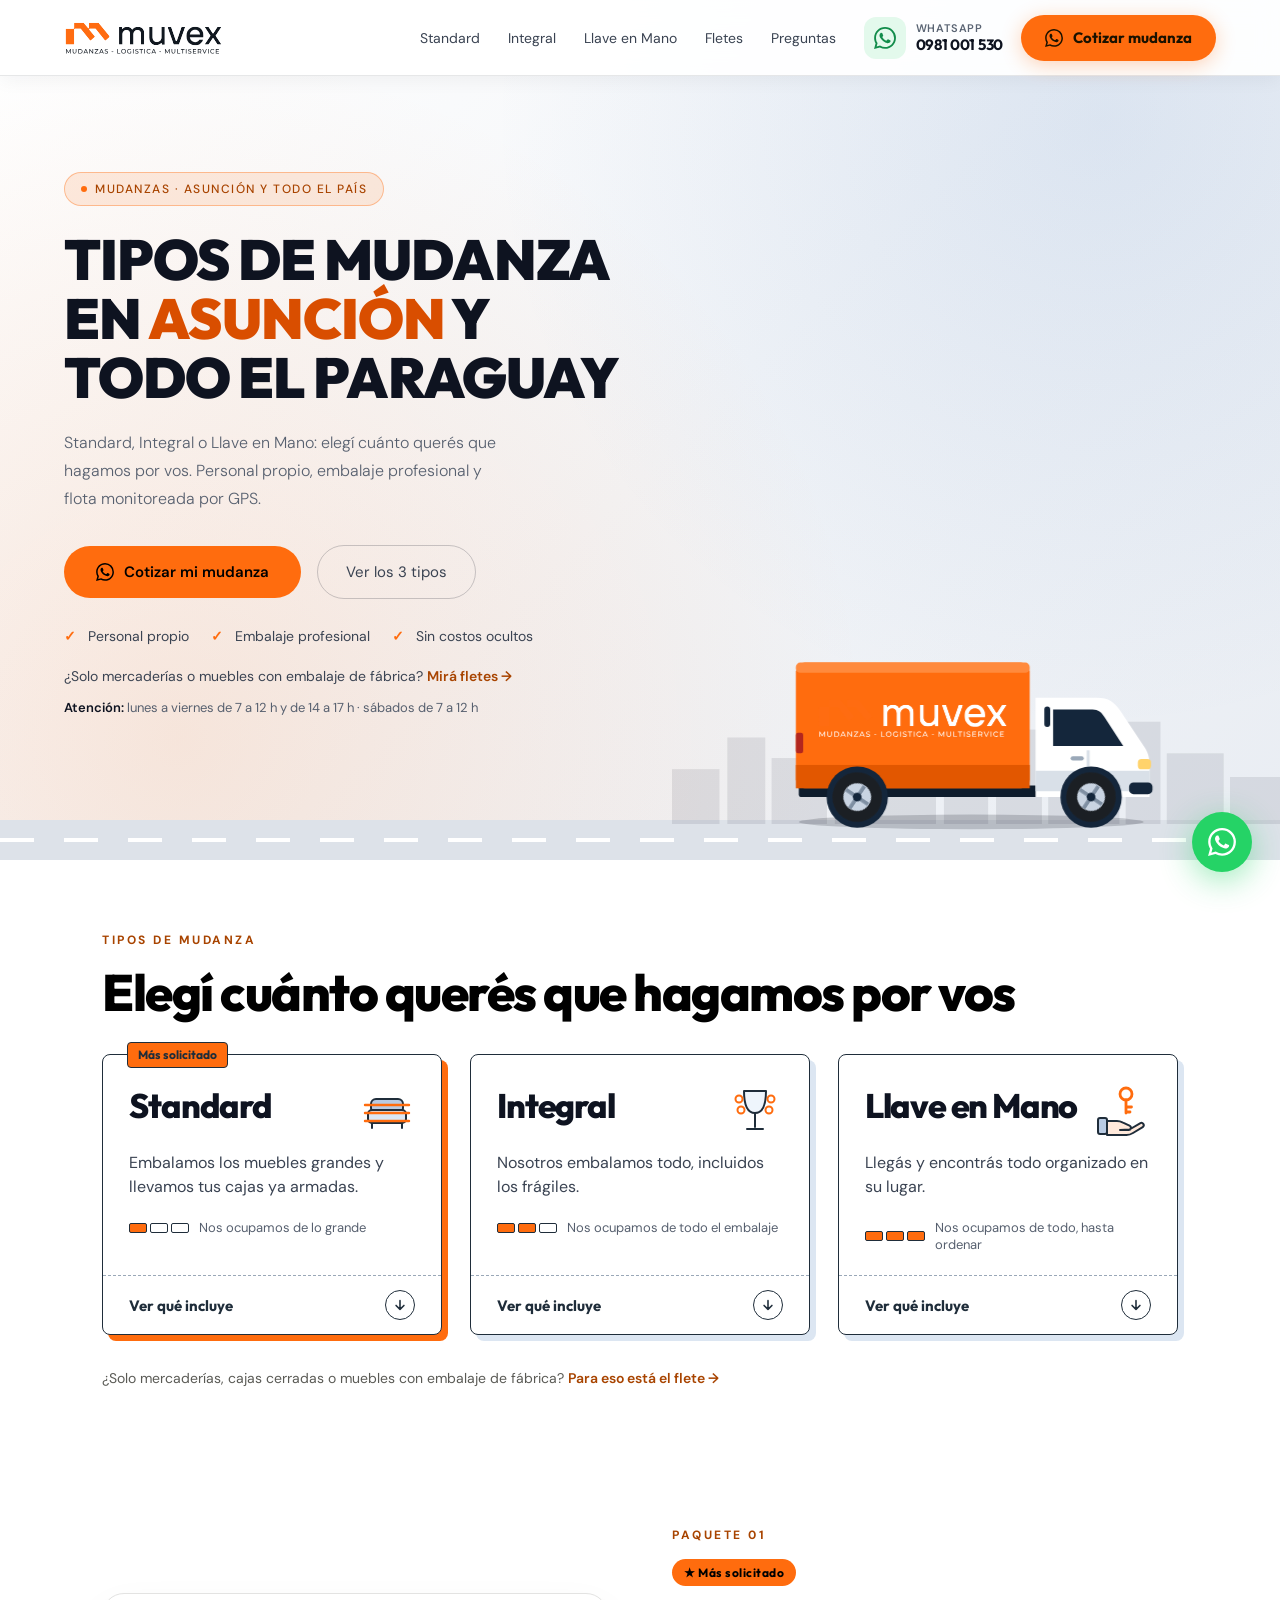
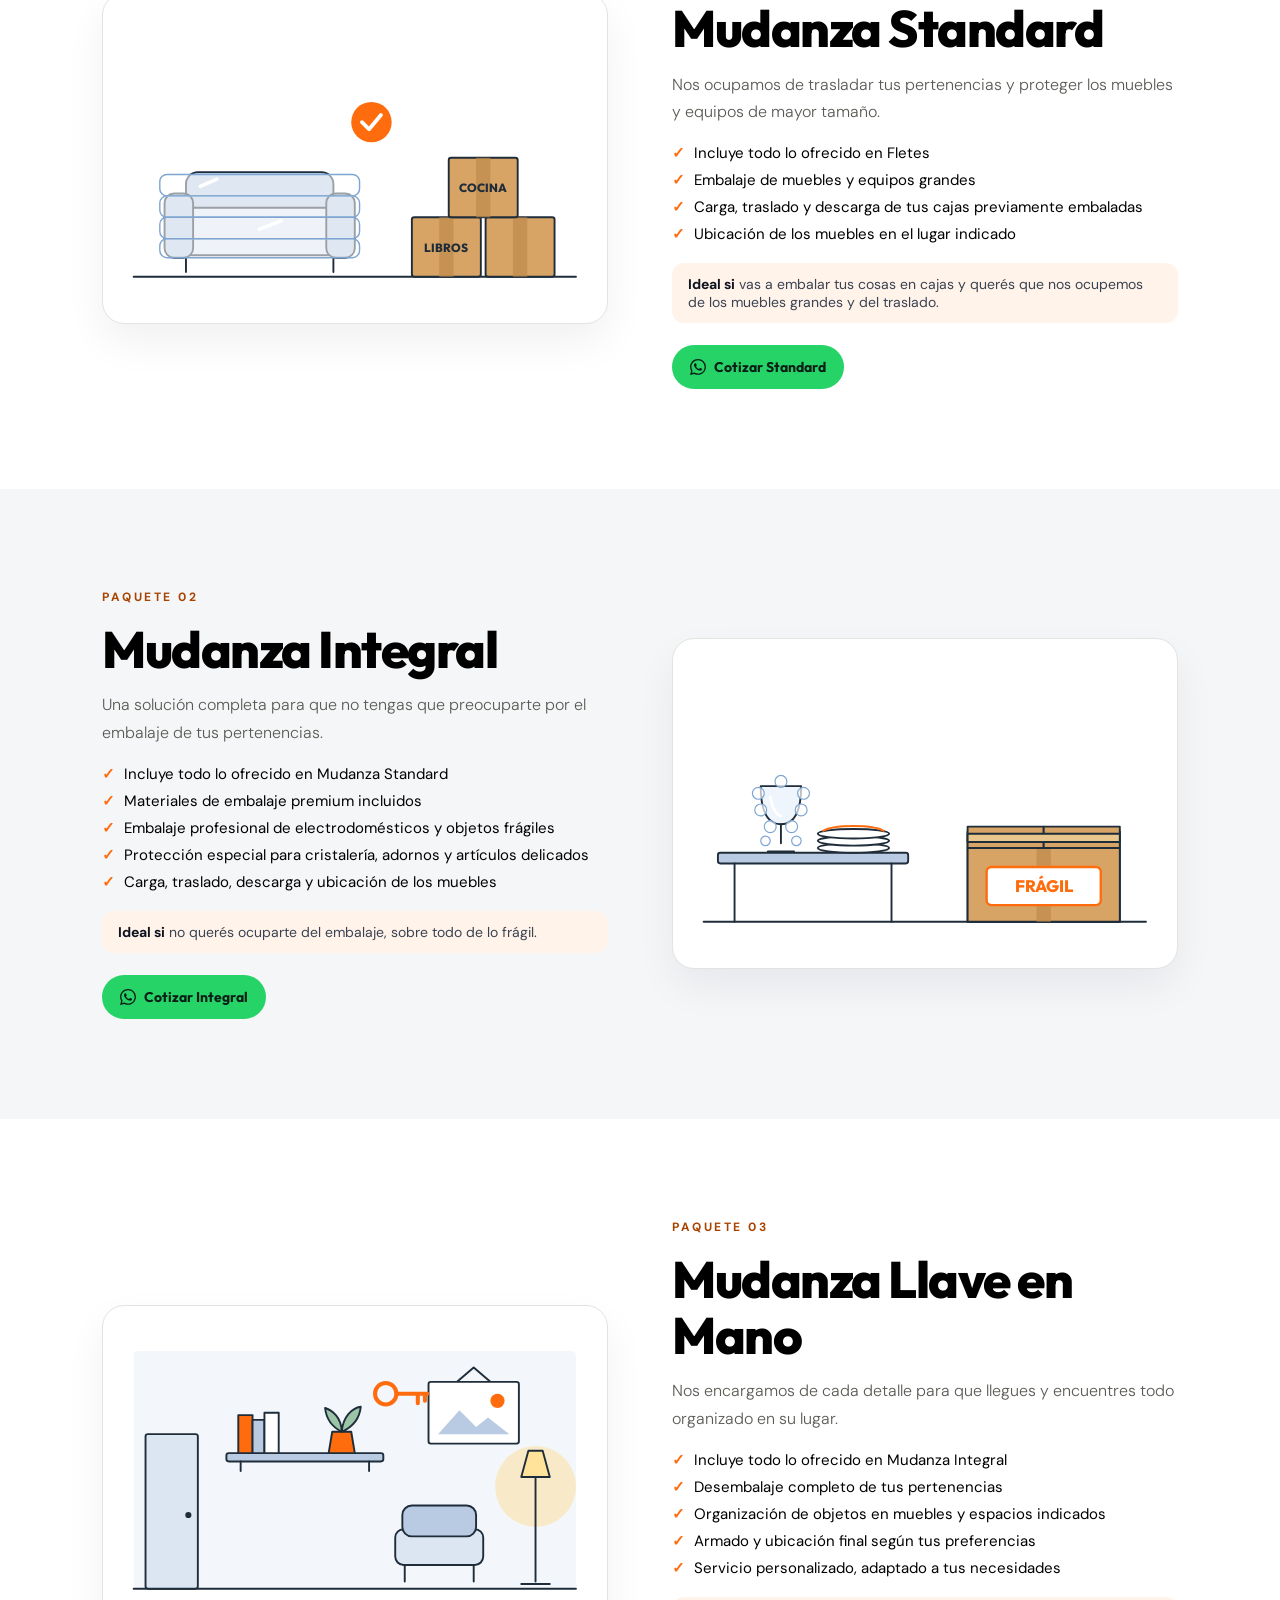
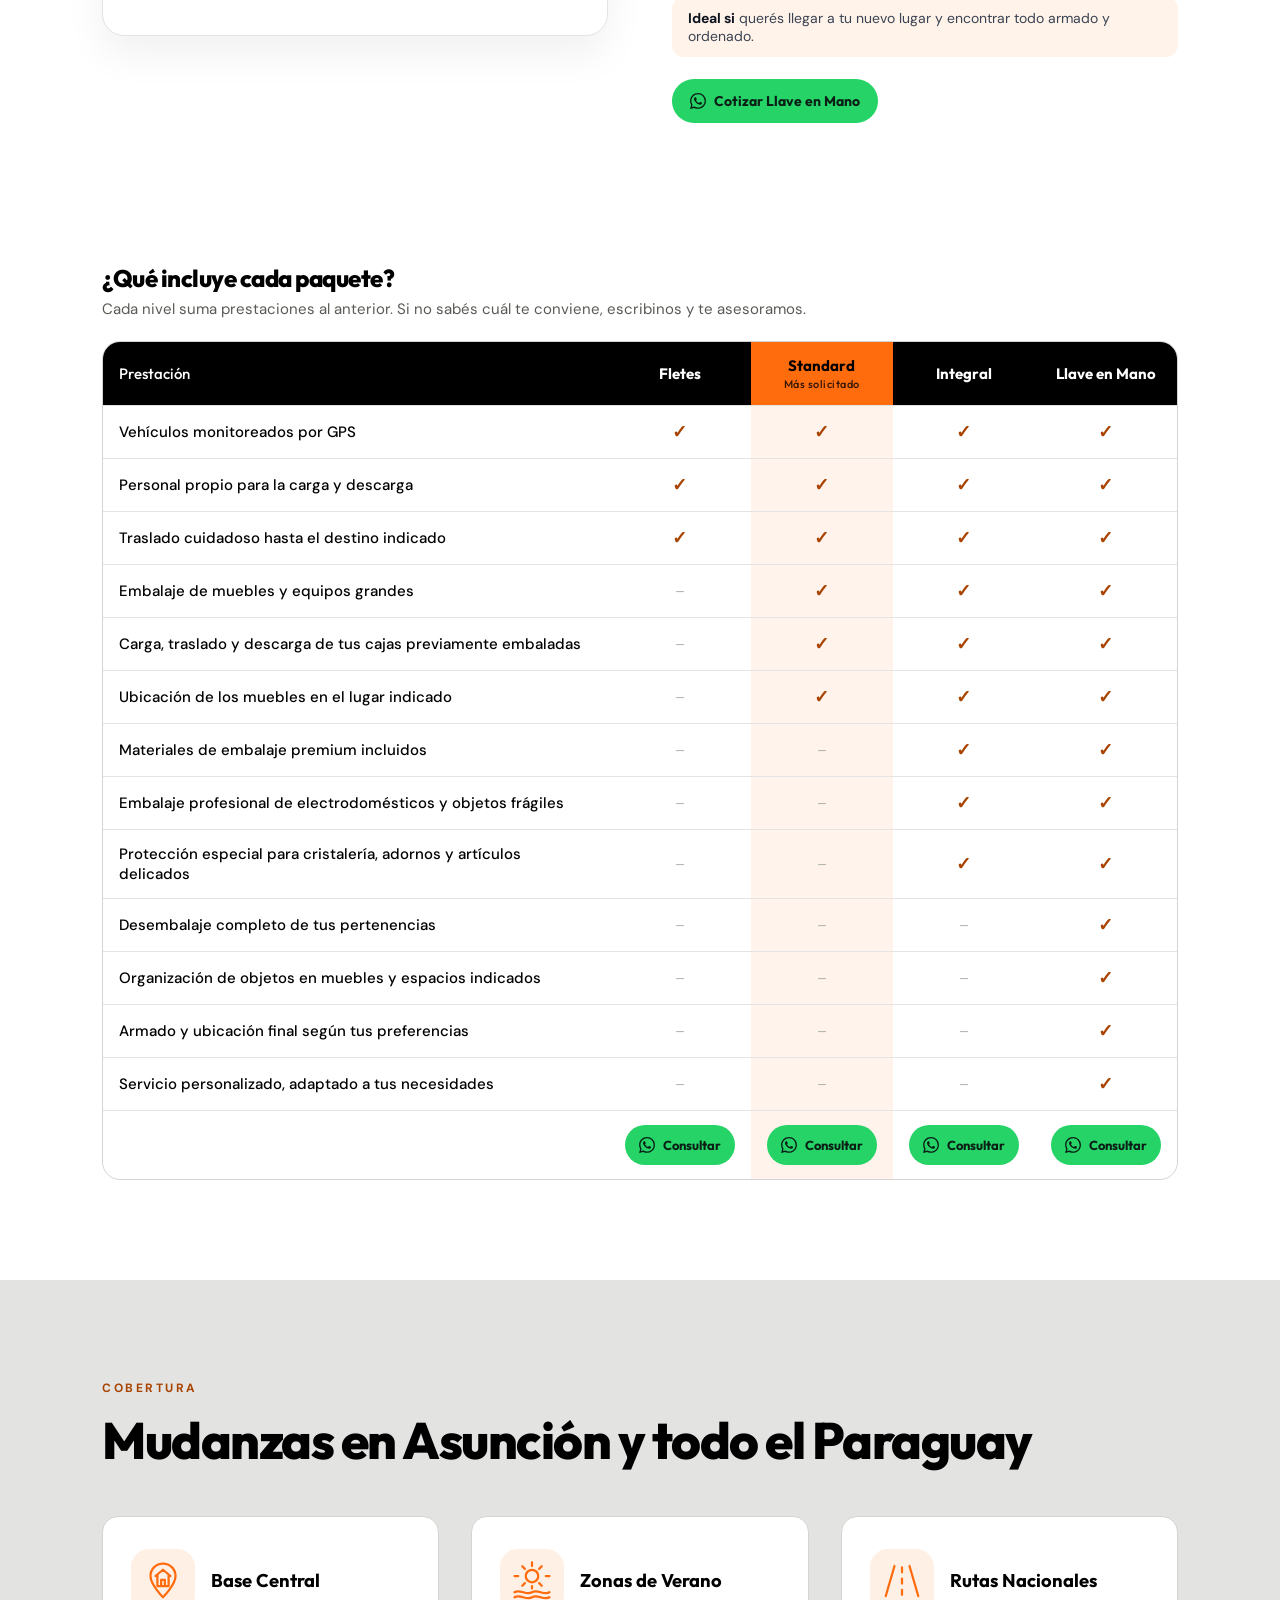
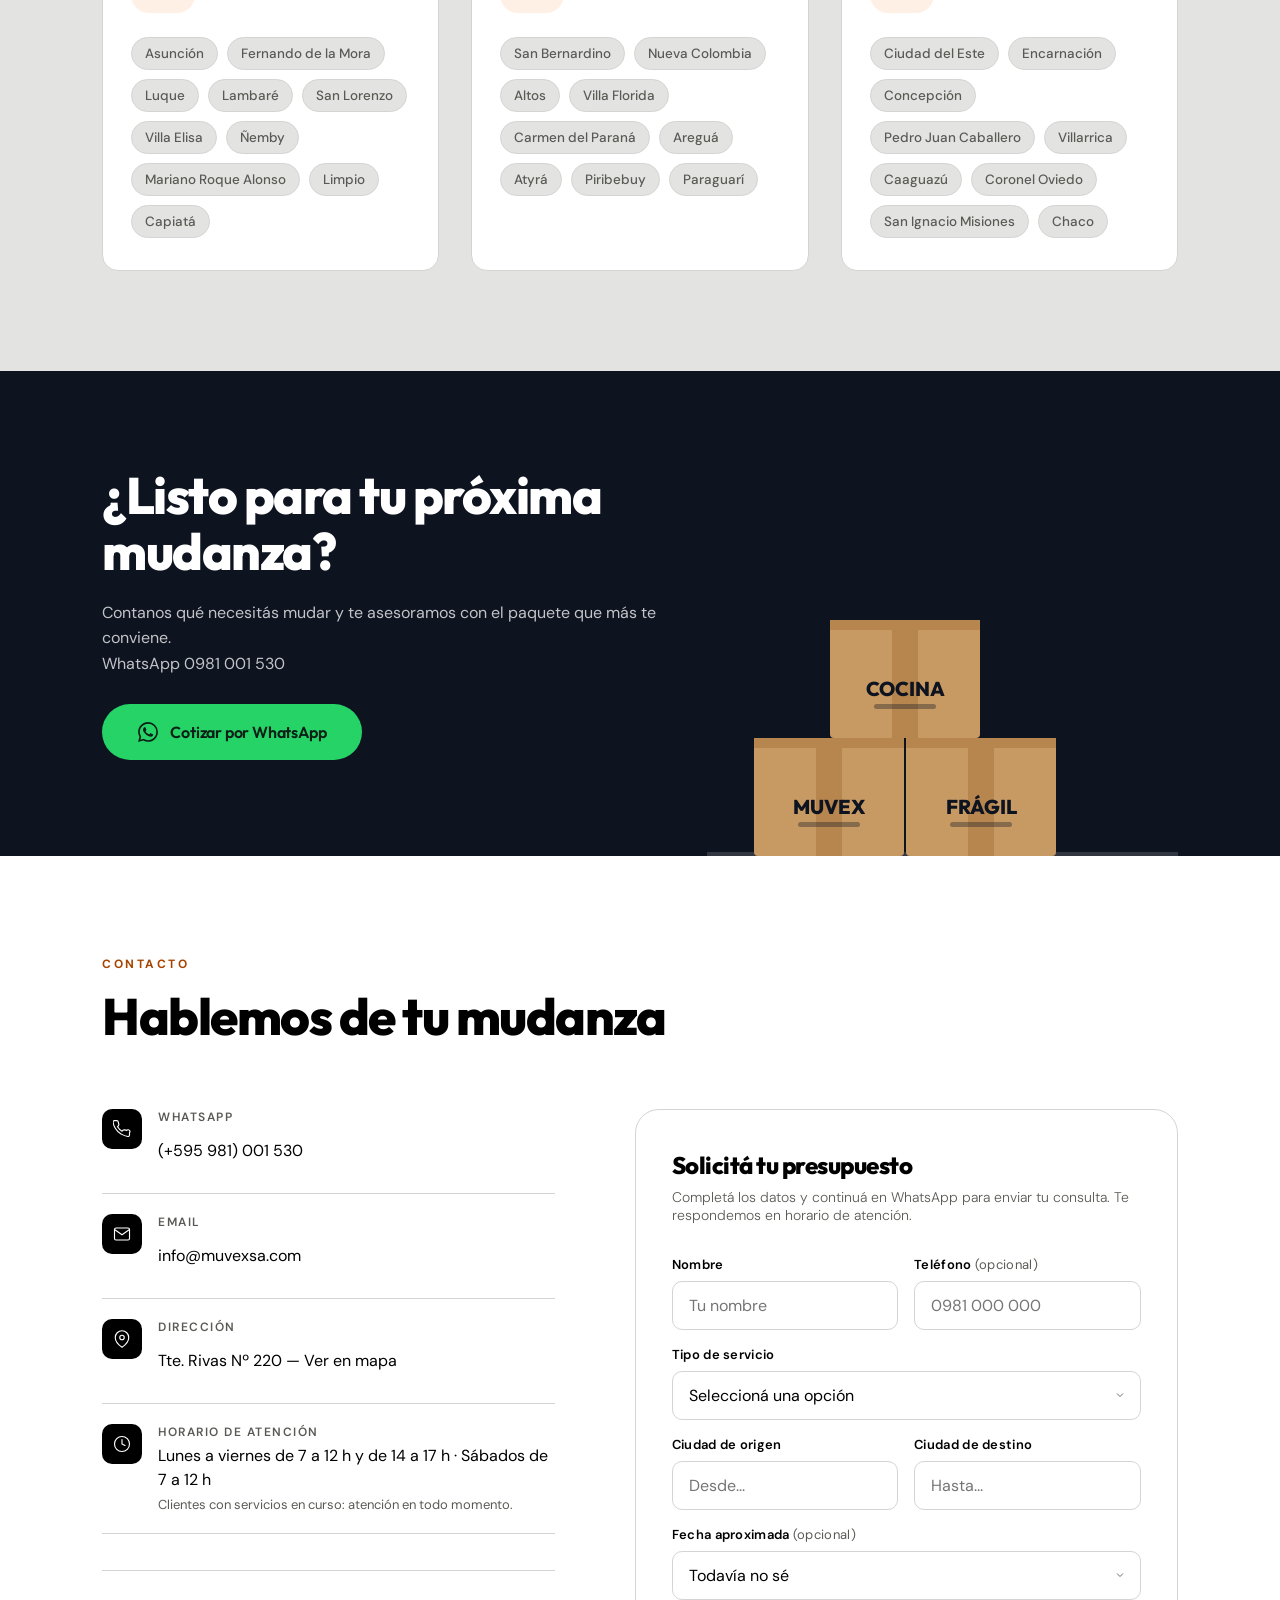
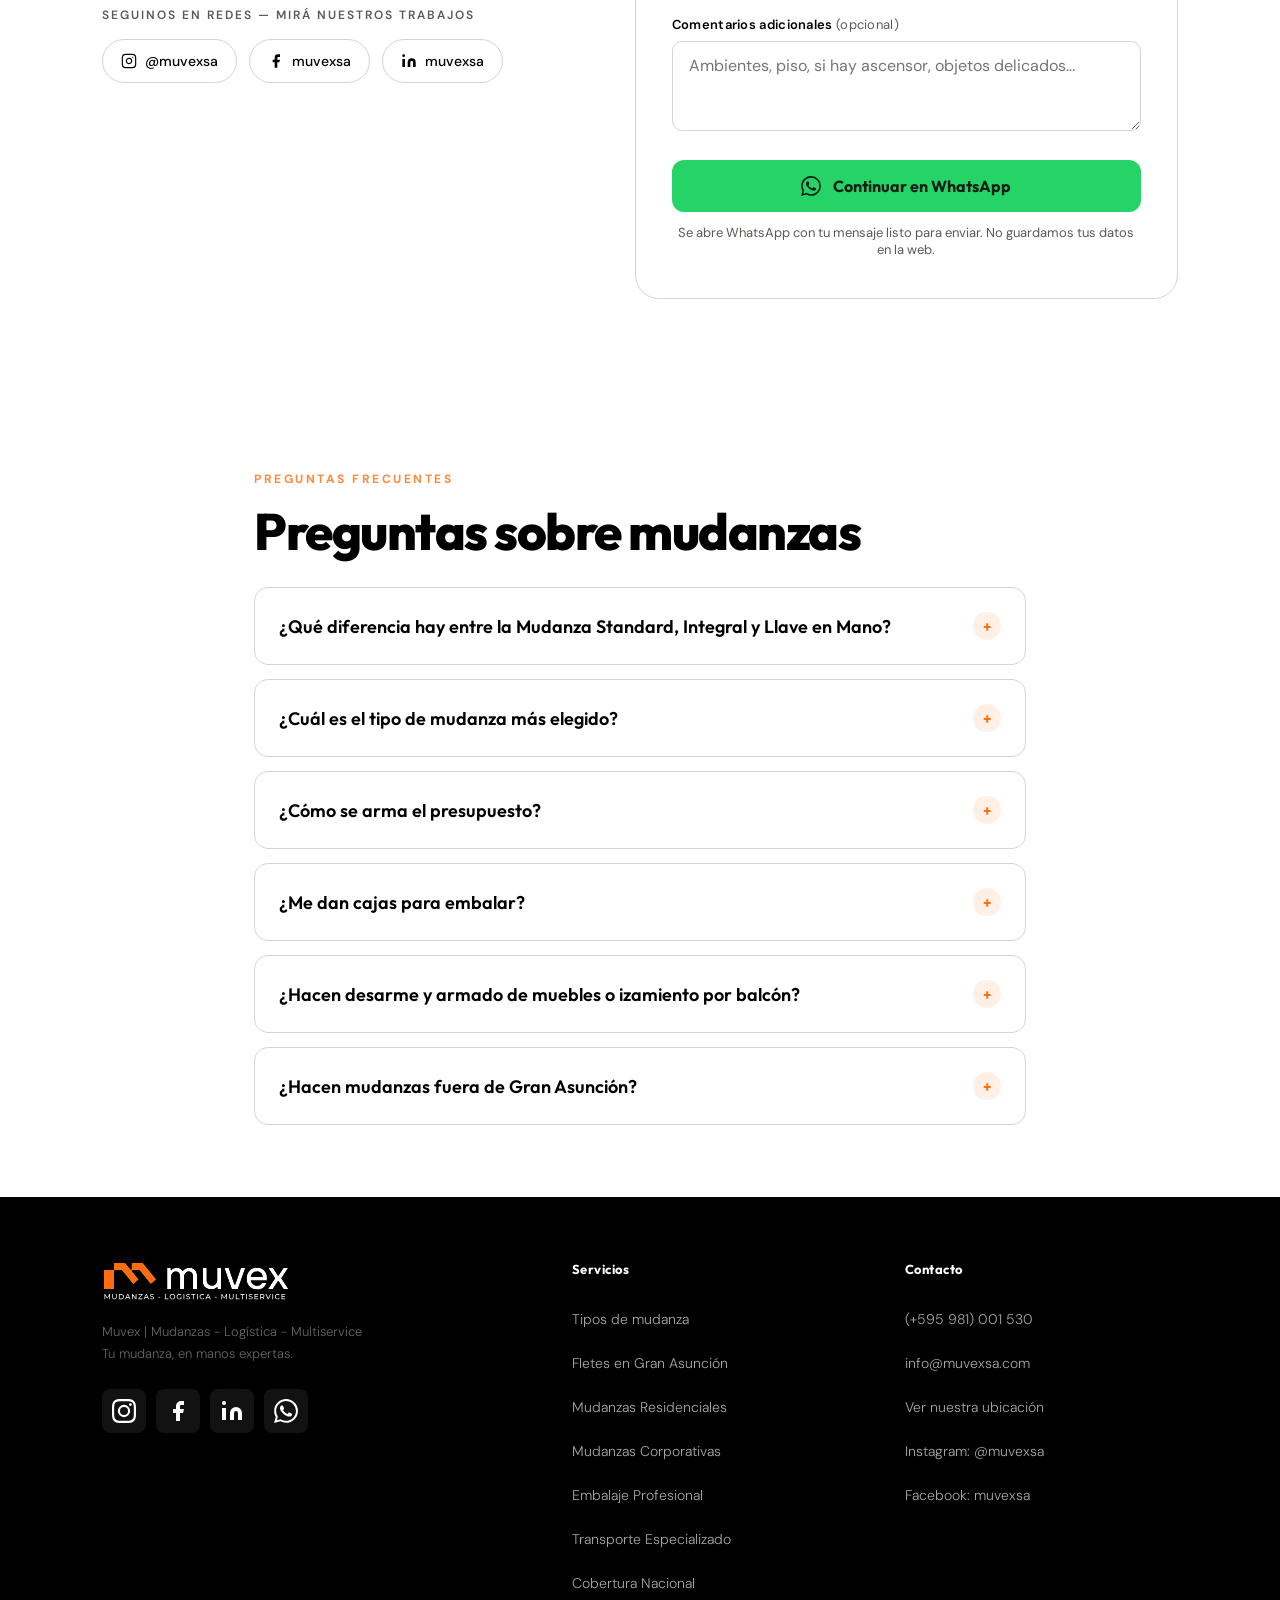
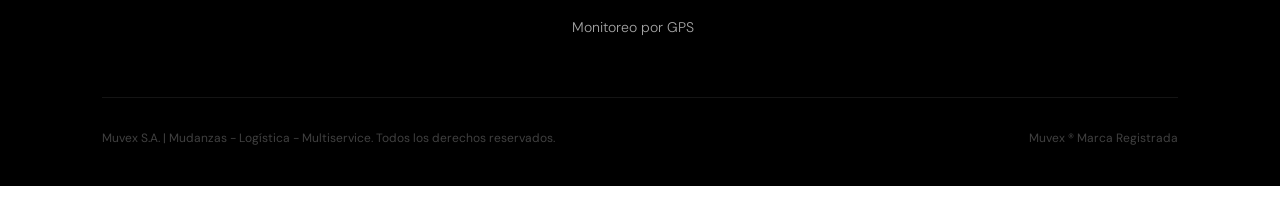
<file: tipos-de-mudanza/index.html>
<!DOCTYPE html>
<html lang="es">
<head>
<meta charset="UTF-8">
<meta name="viewport" content="width=device-width, initial-scale=1.0">
<title>Tipos de mudanza: Standard, Integral y Llave en Mano | Muvex S.A.</title>
<meta name="description" content="Mudanzas en Asunción y todo el Paraguay: elegí entre Mudanza Standard, Integral o Llave en Mano. Personal propio, embalaje profesional y flota con GPS. Cotizá por WhatsApp.">
<link rel="canonical" href="https://www.muvexsa.com/tipos-de-mudanza/">
<meta name="theme-color" content="#FF6C0E">

<meta property="og:type" content="website">
<meta property="og:locale" content="es_PY">
<meta property="og:site_name" content="Muvex S.A.">
<meta property="og:url" content="https://www.muvexsa.com/tipos-de-mudanza/">
<meta property="og:title" content="Tipos de mudanza: Standard, Integral y Llave en Mano | Muvex S.A.">
<meta property="og:description" content="Tres niveles de servicio para mudar tu casa u oficina, con personal propio, embalaje profesional y flota con GPS. Cotizá por WhatsApp.">
<meta property="og:image" content="https://www.muvexsa.com/images/og-muvex.jpg">
<meta property="og:image:width" content="1200">
<meta property="og:image:height" content="630">
<meta name="twitter:card" content="summary_large_image">

<link rel="icon" type="image/svg+xml" href="/images/logo-m.svg">
<link rel="icon" type="image/x-icon" href="/images/favicon.ico">
<link rel="icon" type="image/png" sizes="32x32" href="/images/favicon-32x32.png">
<link rel="icon" type="image/png" sizes="16x16" href="/images/favicon-16x16.png">
<link rel="apple-touch-icon" sizes="180x180" href="/images/favicon-180x180.png">

<script async src="https://www.googletagmanager.com/gtag/js?id=AW-17824651050"></script>
<script>
  window.dataLayer = window.dataLayer || [];
  function gtag(){dataLayer.push(arguments);}
  gtag('js', new Date());
  gtag('config', 'AW-17824651050');
  gtag('config', 'G-0B0B4570NR');
</script>
<link rel="preconnect" href="https://fonts.googleapis.com">
<link rel="preconnect" href="https://fonts.gstatic.com" crossorigin>
<link href="https://fonts.googleapis.com/css2?family=Outfit:wght@600;700;800;900&family=DM+Sans:ital,opsz,wght@0,9..40,300;0,9..40,400;0,9..40,500;1,9..40,300&display=swap" rel="stylesheet">
<link rel="stylesheet" href="/assets/muvex.css?v=20261126b">
<link rel="stylesheet" href="/assets/paginas.css?v=20261126b">
<script>if(!(window.matchMedia&&matchMedia('(prefers-reduced-motion: reduce)').matches)&&'IntersectionObserver' in window)document.documentElement.classList.add('fl-anim');</script>
<script type="application/ld+json">
{
  "@context": "https://schema.org",
  "@graph": [
    {
      "@type": "Service",
      "@id": "https://www.muvexsa.com/tipos-de-mudanza/#servicio",
      "name": "Mudanzas en Asunción y todo el Paraguay",
      "serviceType": "Mudanza",
      "url": "https://www.muvexsa.com/tipos-de-mudanza/",
      "provider": {
        "@type": "MovingCompany",
        "@id": "https://www.muvexsa.com/#organization",
        "name": "Muvex S.A.",
        "url": "https://www.muvexsa.com",
        "telephone": "+595981001530",
        "address": {
          "@type": "PostalAddress",
          "streetAddress": "Tte. Rivas Nº 220",
          "addressLocality": "Luque",
          "addressRegion": "Central",
          "addressCountry": "PY"
        }
      },
      "areaServed": [
        {
          "@type": "Country",
          "name": "Paraguay"
        },
        {
          "@type": "City",
          "name": "Asunción"
        },
        {
          "@type": "City",
          "name": "Fernando de la Mora"
        },
        {
          "@type": "City",
          "name": "Luque"
        },
        {
          "@type": "City",
          "name": "Lambaré"
        },
        {
          "@type": "City",
          "name": "San Lorenzo"
        },
        {
          "@type": "City",
          "name": "Villa Elisa"
        },
        {
          "@type": "City",
          "name": "Ñemby"
        },
        {
          "@type": "City",
          "name": "Mariano Roque Alonso"
        },
        {
          "@type": "City",
          "name": "Limpio"
        },
        {
          "@type": "City",
          "name": "Capiatá"
        }
      ],
      "hasOfferCatalog": {
        "@type": "OfferCatalog",
        "name": "Tipos de mudanza",
        "itemListElement": [
          {
            "@type": "Offer",
            "itemOffered": {
              "@type": "Service",
              "name": "Mudanza Standard",
              "description": "Nos ocupamos de trasladar tus pertenencias y proteger los muebles y equipos de mayor tamaño.",
              "url": "https://www.muvexsa.com/tipos-de-mudanza/#standard"
            }
          },
          {
            "@type": "Offer",
            "itemOffered": {
              "@type": "Service",
              "name": "Mudanza Integral",
              "description": "Una solución completa para que no tengas que preocuparte por el embalaje de tus pertenencias.",
              "url": "https://www.muvexsa.com/tipos-de-mudanza/#integral"
            }
          },
          {
            "@type": "Offer",
            "itemOffered": {
              "@type": "Service",
              "name": "Mudanza Llave en Mano",
              "description": "Nos encargamos de cada detalle para que llegues y encuentres todo organizado en su lugar.",
              "url": "https://www.muvexsa.com/tipos-de-mudanza/#llave-en-mano"
            }
          }
        ]
      }
    },
    {
      "@type": "BreadcrumbList",
      "itemListElement": [
        {
          "@type": "ListItem",
          "position": 1,
          "name": "Inicio",
          "item": "https://www.muvexsa.com/"
        },
        {
          "@type": "ListItem",
          "position": 2,
          "name": "Tipos de mudanza",
          "item": "https://www.muvexsa.com/tipos-de-mudanza/"
        }
      ]
    },
    {
      "@type": "FAQPage",
      "mainEntity": [
        {
          "@type": "Question",
          "name": "¿Qué diferencia hay entre la Mudanza Standard, Integral y Llave en Mano?",
          "acceptedAnswer": {
            "@type": "Answer",
            "text": "Cada paquete suma prestaciones al anterior. La Standard incluye el embalaje de muebles y equipos grandes y la carga, traslado y descarga de tus cajas ya embaladas. La Integral suma materiales de embalaje premium y el embalaje profesional de electrodomésticos, frágiles y cristalería. La Llave en Mano suma el desembalaje completo, la organización de tus objetos y el armado y ubicación final según tus preferencias."
          }
        },
        {
          "@type": "Question",
          "name": "¿Cuál es el tipo de mudanza más elegido?",
          "acceptedAnswer": {
            "@type": "Answer",
            "text": "La Mudanza Standard es la más solicitada: vos embalás tus cosas en cajas y nosotros nos ocupamos de los muebles grandes y del traslado."
          }
        },
        {
          "@type": "Question",
          "name": "¿Cómo se arma el presupuesto?",
          "acceptedAnswer": {
            "@type": "Answer",
            "text": "Nos escribís por WhatsApp o completás el formulario. Un asesor te visita o te consulta lo necesario para definir cantidad de cajas, duración, camión adecuado y personal, y te pasa un presupuesto final, claro y sin costos ocultos."
          }
        },
        {
          "@type": "Question",
          "name": "¿Me dan cajas para embalar?",
          "acceptedAnswer": {
            "@type": "Answer",
            "text": "Sí. Junto con el presupuesto te entregamos el kit de embalaje para que vayas guardando tus objetos con tiempo."
          }
        },
        {
          "@type": "Question",
          "name": "¿Hacen desarme y armado de muebles o izamiento por balcón?",
          "acceptedAnswer": {
            "@type": "Answer",
            "text": "Sí. Si tu mudanza necesita desarme y armado de muebles, izamiento por balcón o maniobras especiales, lo dejamos definido en el presupuesto."
          }
        },
        {
          "@type": "Question",
          "name": "¿Hacen mudanzas fuera de Gran Asunción?",
          "acceptedAnswer": {
            "@type": "Answer",
            "text": "Sí. Además de Asunción y Gran Asunción, hacemos mudanzas a zonas de verano y a ciudades del interior como Ciudad del Este, Encarnación, Concepción y Pedro Juan Caballero."
          }
        }
      ]
    }
  ]
}
</script>
</head>
<body>

<!-- NAV -->
<nav aria-label="Principal">
  <a href="/" class="nav-logo" aria-label="Muvex - inicio">
    <img src="/images/logo-muvex-dark.svg" alt="Muvex - Mudanzas, Logística y Multiservice" width="159" height="34">
  </a>
  <ul class="nav-links">
    <li><a href="#standard">Standard</a></li>
    <li><a href="#integral">Integral</a></li>
    <li><a href="#llave-en-mano">Llave en Mano</a></li>
    <li><a href="/fletes/">Fletes</a></li>
    <li><a href="#faq">Preguntas</a></li>
    <li>
      <div style="display:flex;align-items:center;gap:18px;flex-shrink:0;">
        <a href="https://wa.me/595981001530" class="nav-phone" target="_blank" rel="noopener" data-origen="nav-whatsapp" style="display:flex;align-items:center;gap:10px;text-decoration:none;color:#0E1320;">
          <div style="width:42px;height:42px;background:rgba(37,211,102,0.12);border-radius:12px;display:flex;align-items:center;justify-content:center;flex-shrink:0;">
            <svg style="width:22px;height:22px;" viewBox="0 0 24 24"><path fill="#128C4B" d="M17.472 14.382c-.297-.149-1.758-.867-2.03-.967-.273-.099-.471-.148-.67.15-.197.297-.767.966-.94 1.164-.173.199-.347.223-.644.075-.297-.15-1.255-.463-2.39-1.475-.883-.788-1.48-1.761-1.653-2.059-.173-.297-.018-.458.13-.606.134-.133.298-.347.446-.52.149-.174.198-.298.298-.497.099-.198.05-.371-.025-.52-.075-.149-.669-1.612-.916-2.207-.242-.579-.487-.5-.669-.51-.173-.008-.371-.01-.57-.01-.198 0-.52.074-.792.372-.272.297-1.04 1.016-1.04 2.479 0 1.462 1.065 2.875 1.213 3.074.149.198 2.096 3.2 5.077 4.487.709.306 1.262.489 1.694.625.712.227 1.36.195 1.871.118.571-.085 1.758-.719 2.006-1.413.248-.694.248-1.289.173-1.413-.074-.124-.272-.198-.57-.347m-5.421 7.403h-.004a9.87 9.87 0 01-5.031-1.378l-.361-.214-3.741.982.998-3.648-.235-.374a9.86 9.86 0 01-1.51-5.26c.001-5.45 4.436-9.884 9.888-9.884 2.64 0 5.122 1.03 6.988 2.898a9.825 9.825 0 012.893 6.994c-.003 5.45-4.437 9.884-9.885 9.884m8.413-18.297A11.815 11.815 0 0012.05 0C5.495 0 .16 5.335.157 11.892c0 2.096.547 4.142 1.588 5.945L.057 24l6.305-1.654a11.882 11.882 0 005.683 1.448h.005c6.554 0 11.89-5.335 11.893-11.893a11.821 11.821 0 00-3.48-8.413z"/></svg>
          </div>
          <div>
            <div style="font-size:11px;font-weight:600;color:#5A6473;letter-spacing:0.8px;line-height:1;margin-bottom:3px;">WHATSAPP</div>
            <div style="font-family:var(--font-display);font-size:15px;font-weight:700;color:#0E1320;letter-spacing:-0.3px;line-height:1;">0981 001 530</div>
          </div>
        </a>
        <a href="https://wa.me/595981001530" class="nav-cta" target="_blank" rel="noopener" data-origen="nav-cotizar">
          <svg class="whatsapp-icon" viewBox="0 0 24 24"><path d="M17.472 14.382c-.297-.149-1.758-.867-2.03-.967-.273-.099-.471-.148-.67.15-.197.297-.767.966-.94 1.164-.173.199-.347.223-.644.075-.297-.15-1.255-.463-2.39-1.475-.883-.788-1.48-1.761-1.653-2.059-.173-.297-.018-.458.13-.606.134-.133.298-.347.446-.52.149-.174.198-.298.298-.497.099-.198.05-.371-.025-.52-.075-.149-.669-1.612-.916-2.207-.242-.579-.487-.5-.669-.51-.173-.008-.371-.01-.57-.01-.198 0-.52.074-.792.372-.272.297-1.04 1.016-1.04 2.479 0 1.462 1.065 2.875 1.213 3.074.149.198 2.096 3.2 5.077 4.487.709.306 1.262.489 1.694.625.712.227 1.36.195 1.871.118.571-.085 1.758-.719 2.006-1.413.248-.694.248-1.289.173-1.413-.074-.124-.272-.198-.57-.347m-5.421 7.403h-.004a9.87 9.87 0 01-5.031-1.378l-.361-.214-3.741.982.998-3.648-.235-.374a9.86 9.86 0 01-1.51-5.26c.001-5.45 4.436-9.884 9.888-9.884 2.64 0 5.122 1.03 6.988 2.898a9.825 9.825 0 012.893 6.994c-.003 5.45-4.437 9.884-9.885 9.884m8.413-18.297A11.815 11.815 0 0012.05 0C5.495 0 .16 5.335.157 11.892c0 2.096.547 4.142 1.588 5.945L.057 24l6.305-1.654a11.882 11.882 0 005.683 1.448h.005c6.554 0 11.89-5.335 11.893-11.893a11.821 11.821 0 00-3.48-8.413z"/></svg>
          Cotizar mudanza
        </a>
      </div>
    </li>
  </ul>

  <div class="nav-mobile-actions">
    <a href="https://wa.me/595981001530" class="nav-mobile-cta" target="_blank" rel="noopener" data-origen="nav-movil-cotizar" aria-label="Cotizar mudanza por WhatsApp">
      <svg viewBox="0 0 24 24"><path d="M17.472 14.382c-.297-.149-1.758-.867-2.03-.967-.273-.099-.471-.148-.67.15-.197.297-.767.966-.94 1.164-.173.199-.347.223-.644.075-.297-.15-1.255-.463-2.39-1.475-.883-.788-1.48-1.761-1.653-2.059-.173-.297-.018-.458.13-.606.134-.133.298-.347.446-.52.149-.174.198-.298.298-.497.099-.198.05-.371-.025-.52-.075-.149-.669-1.612-.916-2.207-.242-.579-.487-.5-.669-.51-.173-.008-.371-.01-.57-.01-.198 0-.52.074-.792.372-.272.297-1.04 1.016-1.04 2.479 0 1.462 1.065 2.875 1.213 3.074.149.198 2.096 3.2 5.077 4.487.709.306 1.262.489 1.694.625.712.227 1.36.195 1.871.118.571-.085 1.758-.719 2.006-1.413.248-.694.248-1.289.173-1.413-.074-.124-.272-.198-.57-.347m-5.421 7.403h-.004a9.87 9.87 0 01-5.031-1.378l-.361-.214-3.741.982.998-3.648-.235-.374a9.86 9.86 0 01-1.51-5.26c.001-5.45 4.436-9.884 9.888-9.884 2.64 0 5.122 1.03 6.988 2.898a9.825 9.825 0 012.893 6.994c-.003 5.45-4.437 9.884-9.885 9.884m8.413-18.297A11.815 11.815 0 0012.05 0C5.495 0 .16 5.335.157 11.892c0 2.096.547 4.142 1.588 5.945L.057 24l6.305-1.654a11.882 11.882 0 005.683 1.448h.005c6.554 0 11.89-5.335 11.893-11.893a11.821 11.821 0 00-3.48-8.413z"/></svg>
      <span>Cotizar</span>
    </a>
    <button class="nav-toggle" id="nav-toggle" aria-label="Abrir menú" aria-expanded="false" aria-controls="nav-menu"><span></span></button>
  </div>
  <ul class="nav-menu" id="nav-menu">
    <li><a href="#standard">Mudanza Standard</a></li>
    <li><a href="#integral">Mudanza Integral</a></li>
    <li><a href="#llave-en-mano">Mudanza Llave en Mano</a></li>
    <li><a href="#comparar">Comparar paquetes</a></li>
    <li><a href="/fletes/">Fletes</a></li>
    <li><a href="#faq">Preguntas frecuentes</a></li>
    <li><a href="#contacto">Contacto y presupuesto</a></li>
    <li class="nav-menu-socials">
      <a href="https://www.instagram.com/muvexsa/" target="_blank" rel="noopener" aria-label="Instagram"><svg viewBox="0 0 24 24"><path d="M12 2.163c3.204 0 3.584.012 4.85.07 3.252.148 4.771 1.691 4.919 4.919.058 1.265.069 1.645.069 4.849 0 3.205-.012 3.584-.069 4.849-.149 3.225-1.664 4.771-4.919 4.919-1.266.058-1.644.07-4.85.07-3.204 0-3.584-.012-4.849-.07-3.26-.149-4.771-1.699-4.919-4.92-.058-1.265-.07-1.644-.07-4.849 0-3.204.013-3.583.07-4.849.149-3.227 1.664-4.771 4.919-4.919 1.266-.057 1.645-.069 4.849-.069zm0-2.163c-3.259 0-3.667.014-4.947.072-4.358.2-6.78 2.618-6.98 6.98-.059 1.281-.073 1.689-.073 4.948 0 3.259.014 3.668.072 4.948.2 4.358 2.618 6.78 6.98 6.98 1.281.058 1.689.072 4.948.072 3.259 0 3.668-.014 4.948-.072 4.354-.2 6.782-2.618 6.979-6.98.059-1.28.073-1.689.073-4.948 0-3.259-.014-3.667-.072-4.947-.196-4.354-2.617-6.78-6.979-6.98-1.281-.059-1.69-.073-4.949-.073zm0 5.838c-3.403 0-6.162 2.759-6.162 6.162s2.759 6.163 6.162 6.163 6.162-2.759 6.162-6.163c0-3.403-2.759-6.162-6.162-6.162zm0 10.162c-2.209 0-4-1.79-4-4 0-2.209 1.791-4 4-4s4 1.791 4 4c0 2.21-1.791 4-4 4zm6.406-11.845c-.796 0-1.441.645-1.441 1.44s.645 1.44 1.441 1.44c.795 0 1.439-.645 1.439-1.44s-.644-1.44-1.439-1.44z"/></svg></a>
      <a href="https://www.facebook.com/muvexsa/" target="_blank" rel="noopener" aria-label="Facebook"><svg viewBox="0 0 24 24"><path d="M24 12.073c0-6.627-5.373-12-12-12s-12 5.373-12 12c0 5.99 4.388 10.954 10.125 11.854v-8.385H7.078v-3.47h3.047V9.43c0-3.007 1.792-4.669 4.533-4.669 1.312 0 2.686.235 2.686.235v2.953H15.83c-1.491 0-1.956.925-1.956 1.874v2.25h3.328l-.532 3.47h-2.796v8.385C19.612 23.027 24 18.062 24 12.073z"/></svg></a>
      <a href="https://www.linkedin.com/company/muvexsa/" target="_blank" rel="noopener" aria-label="LinkedIn"><svg viewBox="0 0 24 24"><path d="M20.447 20.452h-3.554v-5.569c0-1.328-.027-3.037-1.852-3.037-1.853 0-2.136 1.445-2.136 2.939v5.667H9.351V9h3.414v1.561h.046c.477-.9 1.637-1.85 3.37-1.85 3.601 0 4.267 2.37 4.267 5.455v6.286zM5.337 7.433c-1.144 0-2.063-.926-2.063-2.065 0-1.138.92-2.063 2.063-2.063 1.14 0 2.064.925 2.064 2.063 0 1.139-.925 2.065-2.064 2.065zm1.782 13.019H3.555V9h3.564v11.452zM22.225 0H1.771C.792 0 0 .774 0 1.729v20.542C0 23.227.792 24 1.771 24h20.451C23.2 24 24 23.227 24 22.271V1.729C24 .774 23.2 0 22.222 0h.003z"/></svg></a>
    </li>
  </ul>
</nav>

<!-- HERO -->
<section class="fl-hero" id="inicio">
  <div class="hero-texture"></div>
  <div class="hero-left">
    <div class="hero-badge">Mudanzas · Asunción y todo el país</div>
    <h1 class="hero-title">Tipos de mudanza en <span>Asunción</span> y todo el Paraguay</h1>
    <p class="hero-subtitle">Standard, Integral o Llave en Mano: elegí cuánto querés que hagamos por vos. Personal propio, embalaje profesional y flota monitoreada por GPS.</p>
    <div class="hero-actions">
      <a href="https://wa.me/595981001530" class="btn-primary" target="_blank" rel="noopener" data-origen="mudanzas-hero">
        <svg viewBox="0 0 24 24"><path d="M17.472 14.382c-.297-.149-1.758-.867-2.03-.967-.273-.099-.471-.148-.67.15-.197.297-.767.966-.94 1.164-.173.199-.347.223-.644.075-.297-.15-1.255-.463-2.39-1.475-.883-.788-1.48-1.761-1.653-2.059-.173-.297-.018-.458.13-.606.134-.133.298-.347.446-.52.149-.174.198-.298.298-.497.099-.198.05-.371-.025-.52-.075-.149-.669-1.612-.916-2.207-.242-.579-.487-.5-.669-.51-.173-.008-.371-.01-.57-.01-.198 0-.52.074-.792.372-.272.297-1.04 1.016-1.04 2.479 0 1.462 1.065 2.875 1.213 3.074.149.198 2.096 3.2 5.077 4.487.709.306 1.262.489 1.694.625.712.227 1.36.195 1.871.118.571-.085 1.758-.719 2.006-1.413.248-.694.248-1.289.173-1.413-.074-.124-.272-.198-.57-.347m-5.421 7.403h-.004a9.87 9.87 0 01-5.031-1.378l-.361-.214-3.741.982.998-3.648-.235-.374a9.86 9.86 0 01-1.51-5.26c.001-5.45 4.436-9.884 9.888-9.884 2.64 0 5.122 1.03 6.988 2.898a9.825 9.825 0 012.893 6.994c-.003 5.45-4.437 9.884-9.885 9.884m8.413-18.297A11.815 11.815 0 0012.05 0C5.495 0 .16 5.335.157 11.892c0 2.096.547 4.142 1.588 5.945L.057 24l6.305-1.654a11.882 11.882 0 005.683 1.448h.005c6.554 0 11.89-5.335 11.893-11.893a11.821 11.821 0 00-3.48-8.413z"/></svg>
        Cotizar mi mudanza
      </a>
      <a href="#paquetes" class="btn-secondary">Ver los 3 tipos</a>
    </div>
    <ul class="fl-points">
      <li>Personal propio</li>
      <li>Embalaje profesional</li>
      <li>Sin costos ocultos</li>
    </ul>
    <p class="fl-moving">¿Solo mercaderías o muebles con embalaje de fábrica? <a href="/fletes/">Mirá fletes →</a></p>
    <p class="fl-hours"><strong>Atención:</strong> lunes a viernes de 7 a 12 h y de 14 a 17 h · sábados de 7 a 12 h</p>
  </div>

  <div class="fl-road" aria-hidden="true"></div>
  <div class="fl-scene" aria-hidden="true">
    <svg class="fl-skyline" viewBox="0 0 800 160">
      <g fill="#0E1320">
        <rect x="0" y="90" width="60" height="70"/><rect x="70" y="50" width="48" height="110"/><rect x="126" y="76" width="70" height="84"/>
        <rect x="206" y="20" width="40" height="140"/><rect x="254" y="64" width="80" height="96"/><rect x="344" y="96" width="56" height="64"/>
        <rect x="410" y="40" width="58" height="120"/><rect x="476" y="80" width="90" height="80"/><rect x="574" y="30" width="44" height="130"/>
        <rect x="626" y="70" width="72" height="90"/><rect x="706" y="100" width="94" height="60"/>
      </g>
    </svg>
    <div class="fl-truck-out">
      <svg class="fl-truck fl-truck-in" viewBox="0 0 260 130">
        <ellipse cx="128" cy="119" rx="118" ry="5" fill="#0E1320" opacity=".18"/>
        <g>
          <circle class="fl-puff" cx="2" cy="104" r="5" fill="#B9C3CF"/>
          <circle class="fl-puff" cx="2" cy="104" r="5" fill="#B9C3CF"/>
          <circle class="fl-puff" cx="2" cy="104" r="5" fill="#B9C3CF"/>
        </g>
        <g class="fl-body">
          <rect x="10" y="94" width="236" height="8" rx="2" fill="#0E1C2C"/>
          <rect x="8" y="10" width="160" height="86" rx="6" fill="#FF6C0E"/>
          <rect x="8" y="80" width="160" height="16" fill="#E25700"/>
          <rect x="8" y="10" width="160" height="7" rx="3" fill="#FF8A3D"/>
          <rect x="8" y="58" width="5" height="14" rx="1.5" fill="#B3261E"/>
          <image href="/images/logo-muvex.svg" x="22" y="34" width="132" height="28" preserveAspectRatio="xMidYMid meet"/>
          <path d="M172 34h42c8 0 12 3 16 9l16 24c3 4 4 8 4 13v22h-78z" fill="#fff"/>
          <path d="M184 42h27c4 0 6 2 8 5l13 20h-48z" fill="#14263B"/>
          <path d="M208 70v28" stroke="#D9E0E8" stroke-width="2"/>
          <rect x="196" y="74" width="9" height="3" rx="1.5" fill="#9AA8B8"/>
          <rect x="178" y="40" width="4" height="14" rx="2" fill="#14263B"/>
          <rect x="172" y="84" width="78" height="14" fill="#D9E0E8"/>
          <rect x="242" y="76" width="9" height="7" rx="2.5" fill="#FFD36B"/>
          <rect x="236" y="92" width="16" height="8" rx="3" fill="#14263B"/>
          <circle cx="50" cy="102" r="21" fill="#14263B"/>
          <circle cx="210" cy="102" r="21" fill="#14263B"/>
        </g>
        <g transform="translate(50 102)"><g class="fl-wheel-spin"><g class="fl-wheel">
          <circle r="17" fill="#1B1F24"/><circle r="9.5" fill="#C9D4E2"/>
          <path d="M0-9V9M-9 0H9" stroke="#7F8FA2" stroke-width="2.5"/><circle r="3" fill="#14263B"/>
        </g></g></g>
        <g transform="translate(210 102)"><g class="fl-wheel-spin"><g class="fl-wheel">
          <circle r="17" fill="#1B1F24"/><circle r="9.5" fill="#C9D4E2"/>
          <path d="M0-9V9M-9 0H9" stroke="#7F8FA2" stroke-width="2.5"/><circle r="3" fill="#14263B"/>
        </g></g></g>
      </svg>
    </div>
  </div>
</section>

<!-- ELEGÍ TU PAQUETE -->
<section class="mz-pick" id="paquetes">
  <p class="section-label">Tipos de mudanza</p>
  <h2 class="section-title">Elegí cuánto querés que hagamos por vos</h2>
  <div class="mz-pick-grid">
      <a href="#standard" class="mz-pick-card featured">
        <span class="mz-pick-tab">Más solicitado</span>
        <span class="mz-pick-top">
          <span class="mz-pick-name">Standard</span>
          <span class="mz-pick-ico"><svg viewBox="0 0 56 56" aria-hidden="true"><rect x="12" y="16" width="32" height="14" rx="5" fill="#B9CBE3" stroke="#1F2D3A" stroke-width="2" stroke-linecap="round" stroke-linejoin="round"/><rect x="9" y="27" width="38" height="13" rx="4" fill="#DCE6F2" stroke="#1F2D3A" stroke-width="2" stroke-linecap="round" stroke-linejoin="round"/><path d="M13 40v5M43 40v5" fill="none" stroke="#1F2D3A" stroke-width="2" stroke-linecap="round" stroke-linejoin="round"/><path d="M6 22h44M6 30h44M6 38h44" fill="none" stroke="#FF6C0E" stroke-width="2.4" stroke-linecap="round"/></svg></span>
        </span>
        <span class="mz-pick-txt">Embalamos los muebles grandes y llevamos tus cajas ya armadas.</span>
        <span class="mz-pick-lvl"><span class="mz-meter" aria-hidden="true"><i class="on"></i><i class=""></i><i class=""></i></span>Nos ocupamos de lo grande</span>
        <span class="mz-pick-go">Ver qué incluye <span class="mz-pick-arrow" aria-hidden="true"><svg viewBox="0 0 16 16"><path d="M8 3v10M3.5 8.5L8 13l4.500-4.500" fill="none" stroke="currentColor" stroke-width="1.8" stroke-linecap="round" stroke-linejoin="round"/></svg></span></span>
      </a>
      <a href="#integral" class="mz-pick-card">
        
        <span class="mz-pick-top">
          <span class="mz-pick-name">Integral</span>
          <span class="mz-pick-ico"><svg viewBox="0 0 56 56" aria-hidden="true"><path d="M17 8h22c0 15-4 22-11 22S17 23 17 8z" fill="#EEF5FC" stroke="#1F2D3A" stroke-width="2" stroke-linecap="round" stroke-linejoin="round"/><path d="M28 30v14M20 46h16" fill="none" stroke="#1F2D3A" stroke-width="2" stroke-linecap="round" stroke-linejoin="round"/><circle cx="12" cy="16" r="3.5" fill="#fff" stroke="#FF6C0E" stroke-width="2"/><circle cx="44" cy="16" r="3.5" fill="#fff" stroke="#FF6C0E" stroke-width="2"/><circle cx="14" cy="27" r="3.5" fill="#fff" stroke="#FF6C0E" stroke-width="2"/><circle cx="42" cy="27" r="3.5" fill="#fff" stroke="#FF6C0E" stroke-width="2"/></svg></span>
        </span>
        <span class="mz-pick-txt">Nosotros embalamos todo, incluidos los frágiles.</span>
        <span class="mz-pick-lvl"><span class="mz-meter" aria-hidden="true"><i class="on"></i><i class="on"></i><i class=""></i></span>Nos ocupamos de todo el embalaje</span>
        <span class="mz-pick-go">Ver qué incluye <span class="mz-pick-arrow" aria-hidden="true"><svg viewBox="0 0 16 16"><path d="M8 3v10M3.5 8.5L8 13l4.500-4.500" fill="none" stroke="currentColor" stroke-width="1.8" stroke-linecap="round" stroke-linejoin="round"/></svg></span></span>
      </a>
      <a href="#llave-en-mano" class="mz-pick-card">
        
        <span class="mz-pick-top">
          <span class="mz-pick-name">Llave en Mano</span>
          <span class="mz-pick-ico"><svg viewBox="0 0 56 56" aria-hidden="true"><circle cx="31" cy="11" r="6" fill="none" stroke="#FF6C0E" stroke-width="2.8" stroke-linecap="round" stroke-linejoin="round"/><path d="M31 17v13M31 24h5.500M31 29h4" fill="none" stroke="#FF6C0E" stroke-width="2.8" stroke-linecap="round" stroke-linejoin="round"/><rect x="3" y="35" width="9" height="16" rx="2" fill="#B9CBE3" stroke="#1F2D3A" stroke-width="2" stroke-linecap="round" stroke-linejoin="round"/><path d="M12 38h10c2 0 4 .6 6 1.600l6.500 3c2.300 1.100 1.500 4.400-1 4.400H25l9.500-.5 10.500-6.200c2.700-1.600 5.200 1.900 2.700 3.900L38 50c-2 1.300-4.200 2-6.500 2H12z" fill="#FFE9DB" stroke="#1F2D3A" stroke-width="2" stroke-linecap="round" stroke-linejoin="round"/></svg></span>
        </span>
        <span class="mz-pick-txt">Llegás y encontrás todo organizado en su lugar.</span>
        <span class="mz-pick-lvl"><span class="mz-meter" aria-hidden="true"><i class="on"></i><i class="on"></i><i class="on"></i></span>Nos ocupamos de todo, hasta ordenar</span>
        <span class="mz-pick-go">Ver qué incluye <span class="mz-pick-arrow" aria-hidden="true"><svg viewBox="0 0 16 16"><path d="M8 3v10M3.5 8.5L8 13l4.500-4.500" fill="none" stroke="currentColor" stroke-width="1.8" stroke-linecap="round" stroke-linejoin="round"/></svg></span></span>
      </a>
  </div>
  <p class="mz-pick-note">¿Solo mercaderías, cajas cerradas o muebles con embalaje de fábrica? <a href="/fletes/">Para eso está el flete →</a></p>
</section>

<!-- MUDANZA STANDARD -->
<section class="mz-pkg" id="standard">
  <div class="mz-pkg-layout">
    <div class="mz-scene mz-reveal">
      <svg class="mz-svg" viewBox="0 0 400 260" role="img" aria-label="Embalaje de un sofá con film y cajas apiladas">
  <path d="M14 226H386" stroke="#1F2D3A" stroke-width="1.6" stroke-linejoin="round" stroke-linecap="round" fill="none"/>
  <!-- sofá -->
  <g>
    <rect x="58" y="138" width="124" height="44" rx="10" fill="#B9CBE3" stroke="#1F2D3A" stroke-width="1.6" stroke-linejoin="round" stroke-linecap="round"/>
    <rect x="50" y="168" width="140" height="40" rx="8" fill="#DCE6F2" stroke="#1F2D3A" stroke-width="1.6" stroke-linejoin="round" stroke-linecap="round"/>
    <rect x="40" y="156" width="24" height="54" rx="8" fill="#B9CBE3" stroke="#1F2D3A" stroke-width="1.6" stroke-linejoin="round" stroke-linecap="round"/>
    <rect x="176" y="156" width="24" height="54" rx="8" fill="#B9CBE3" stroke="#1F2D3A" stroke-width="1.6" stroke-linejoin="round" stroke-linecap="round"/>
    <path d="M58 210v12M182 210v12" stroke="#1F2D3A" stroke-width="1.6" stroke-linejoin="round" stroke-linecap="round"/>
  </g>
  <!-- film -->
  <g class="s1-film" fill="#FFFFFF" fill-opacity=".55" stroke="#7FA6D2" stroke-width="1.2">
    <rect class="s1-f s1-f1" x="36" y="140" width="168" height="18" rx="6"/>
    <rect class="s1-f s1-f2" x="36" y="158" width="168" height="18" rx="6"/>
    <rect class="s1-f s1-f3" x="36" y="176" width="168" height="18" rx="6"/>
    <rect class="s1-f s1-f4" x="36" y="194" width="168" height="16" rx="6"/>
  </g>
  <path class="s1-shine" d="M70 150l14-6M120 186l18-7" stroke="#fff" stroke-width="3" stroke-linecap="round"/>
  <!-- rollo de film -->
  <g class="s1-roll">
    <rect x="30" y="134" width="12" height="80" rx="4" fill="#EEF3F9" stroke="#1F2D3A" stroke-width="1.6" stroke-linejoin="round" stroke-linecap="round"/>
    <rect x="33" y="126" width="6" height="96" rx="3" fill="#B9CBE3" stroke="#1F2D3A" stroke-width="1.6" stroke-linejoin="round" stroke-linecap="round"/>
  </g>
  <!-- cajas -->
  <g class="s1-b s1-b1"><rect x="248" y="176" width="58" height="50" rx="2" fill="#D7A465" stroke="#1F2D3A" stroke-width="1.6" stroke-linejoin="round" stroke-linecap="round"/><rect x="271.0" y="176" width="12" height="50" fill="#BF8B4C" opacity=".7"/><text x="277.0" y="205.0" text-anchor="middle" font-family="Outfit, sans-serif" font-weight="800" font-size="10" fill="#1F2D3A">LIBROS</text></g>
  <g class="s1-b s1-b2"><rect x="310" y="176" width="58" height="50" rx="2" fill="#D7A465" stroke="#1F2D3A" stroke-width="1.6" stroke-linejoin="round" stroke-linecap="round"/><rect x="333.0" y="176" width="12" height="50" fill="#BF8B4C" opacity=".7"/></g>
  <g class="s1-b s1-b3"><rect x="279" y="126" width="58" height="50" rx="2" fill="#D7A465" stroke="#1F2D3A" stroke-width="1.6" stroke-linejoin="round" stroke-linecap="round"/><rect x="302.0" y="126" width="12" height="50" fill="#BF8B4C" opacity=".7"/><text x="308.0" y="155.0" text-anchor="middle" font-family="Outfit, sans-serif" font-weight="800" font-size="10" fill="#1F2D3A">COCINA</text></g>
  <!-- listo -->
  <g class="s1-ok"><circle cx="214" cy="96" r="17" fill="#FF6C0E"/><path d="M206 96l6 6 10-12" fill="none" stroke="#fff" stroke-width="3.2" stroke-linecap="round" stroke-linejoin="round"/></g>
</svg>
    </div>
    <div class="mz-reveal">
      <p class="section-label">Paquete 01</p>
      <span class="mz-tag">★ Más solicitado</span>
        <h2 class="section-title">Mudanza Standard</h2>
      <p class="mz-desc">Nos ocupamos de trasladar tus pertenencias y proteger los muebles y equipos de mayor tamaño.</p>
      <ul class="service-incl"><li>Incluye todo lo ofrecido en Fletes</li><li>Embalaje de muebles y equipos grandes</li><li>Carga, traslado y descarga de tus cajas previamente embaladas</li><li>Ubicación de los muebles en el lugar indicado</li></ul>
      <p class="mz-ideal"><strong>Ideal si</strong> vas a embalar tus cosas en cajas y querés que nos ocupemos de los muebles grandes y del traslado.</p>
      <a href="https://wa.me/595981001530" class="service-cta" target="_blank" rel="noopener" data-origen="mudanzas-paquete" data-servicio="Mudanza Standard"><svg viewBox="0 0 24 24"><path d="M17.472 14.382c-.297-.149-1.758-.867-2.03-.967-.273-.099-.471-.148-.67.15-.197.297-.767.966-.94 1.164-.173.199-.347.223-.644.075-.297-.15-1.255-.463-2.39-1.475-.883-.788-1.48-1.761-1.653-2.059-.173-.297-.018-.458.13-.606.134-.133.298-.347.446-.52.149-.174.198-.298.298-.497.099-.198.05-.371-.025-.52-.075-.149-.669-1.612-.916-2.207-.242-.579-.487-.5-.669-.51-.173-.008-.371-.01-.57-.01-.198 0-.52.074-.792.372-.272.297-1.04 1.016-1.04 2.479 0 1.462 1.065 2.875 1.213 3.074.149.198 2.096 3.2 5.077 4.487.709.306 1.262.489 1.694.625.712.227 1.36.195 1.871.118.571-.085 1.758-.719 2.006-1.413.248-.694.248-1.289.173-1.413-.074-.124-.272-.198-.57-.347m-5.421 7.403h-.004a9.87 9.87 0 01-5.031-1.378l-.361-.214-3.741.982.998-3.648-.235-.374a9.86 9.86 0 01-1.51-5.26c.001-5.45 4.436-9.884 9.888-9.884 2.64 0 5.122 1.03 6.988 2.898a9.825 9.825 0 012.893 6.994c-.003 5.45-4.437 9.884-9.885 9.884m8.413-18.297A11.815 11.815 0 0012.05 0C5.495 0 .16 5.335.157 11.892c0 2.096.547 4.142 1.588 5.945L.057 24l6.305-1.654a11.882 11.882 0 005.683 1.448h.005c6.554 0 11.89-5.335 11.893-11.893a11.821 11.821 0 00-3.48-8.413z"/></svg>Cotizar Standard</a>
    </div>
  </div>
</section>
<!-- MUDANZA INTEGRAL -->
<section class="mz-pkg alt" id="integral">
  <div class="mz-pkg-layout">
    <div class="mz-scene mz-reveal">
      <svg class="mz-svg" viewBox="0 0 400 260" role="img" aria-label="Embalaje de copas y platos en una caja de frágiles">
  <path d="M14 226H386" stroke="#1F2D3A" stroke-width="1.6" stroke-linejoin="round" stroke-linecap="round" fill="none"/>
  <!-- mesa -->
  <rect x="26" y="168" width="160" height="9" rx="2" fill="#B9CBE3" stroke="#1F2D3A" stroke-width="1.6" stroke-linejoin="round" stroke-linecap="round"/>
  <path d="M40 177v49M172 177v49" stroke="#1F2D3A" stroke-width="1.6" stroke-linejoin="round" stroke-linecap="round"/>
  <!-- caja: fondo -->
  <rect x="236" y="150" width="128" height="76" fill="#BF8B4C" stroke="#1F2D3A" stroke-width="1.6" stroke-linejoin="round" stroke-linecap="round"/>
  <!-- copa con plástico de burbujas -->
  <g class="s2-glass">
    <path d="M62 112h34c0 22-6 32-17 32s-17-10-17-32z" fill="#EEF5FC" stroke="#1F2D3A" stroke-width="1.6" stroke-linejoin="round" stroke-linecap="round"/>
    <path d="M79 144v16M68 167h22" stroke="#1F2D3A" stroke-width="1.6" stroke-linejoin="round" stroke-linecap="round" fill="none"/>
    <path d="M70 121c2 10 5 15 9 16" stroke="#fff" stroke-width="2.4" fill="none" stroke-linecap="round"/>
    <g class="s2-bub" fill="#FFFFFF" fill-opacity=".7" stroke="#7FA6D2" stroke-width="1">
      <circle cx="60" cy="118" r="5"/><circle cx="98" cy="118" r="5"/><circle cx="62" cy="132" r="5"/><circle cx="96" cy="132" r="5"/>
      <circle cx="70" cy="146" r="5"/><circle cx="88" cy="146" r="5"/><circle cx="79" cy="108" r="5"/><circle cx="66" cy="158" r="4"/><circle cx="92" cy="158" r="4"/>
    </g>
  </g>
  <!-- platos -->
  <g class="s2-plates">
    <ellipse cx="140" cy="164" rx="30" ry="4" fill="#FFFFFF" stroke="#1F2D3A" stroke-width="1.6" stroke-linejoin="round" stroke-linecap="round"/>
    <ellipse cx="140" cy="158" rx="30" ry="4" fill="#FFFFFF" stroke="#1F2D3A" stroke-width="1.6" stroke-linejoin="round" stroke-linecap="round"/>
    <ellipse cx="140" cy="152" rx="30" ry="4" fill="#FFFFFF" stroke="#1F2D3A" stroke-width="1.6" stroke-linejoin="round" stroke-linecap="round"/>
    <path d="M114 150c8-6 44-6 52 0" stroke="#FF6C0E" stroke-width="1.6" fill="none"/>
  </g>
  <!-- caja: frente y solapas -->
  <rect x="236" y="164" width="128" height="62" fill="#D7A465" stroke="#1F2D3A" stroke-width="1.6" stroke-linejoin="round" stroke-linecap="round"/>
  <rect x="294" y="164" width="12" height="62" fill="#BF8B4C" opacity=".7"/>
  <rect class="s2-flapL" x="236" y="146" width="64" height="18" fill="#D7A465" stroke="#1F2D3A" stroke-width="1.6" stroke-linejoin="round" stroke-linecap="round"/>
  <rect class="s2-flapR" x="300" y="146" width="64" height="18" fill="#D7A465" stroke="#1F2D3A" stroke-width="1.6" stroke-linejoin="round" stroke-linecap="round"/>
  <rect class="s2-tape" x="236" y="152" width="128" height="7" fill="#E8C68C" stroke="#1F2D3A" stroke-width="1.6" stroke-linejoin="round" stroke-linecap="round"/>
  <g class="s2-sticker">
    <rect x="252" y="180" width="96" height="32" rx="4" fill="#fff" stroke="#FF6C0E" stroke-width="2"/>
    <text x="300" y="201" text-anchor="middle" font-family="Outfit, sans-serif" font-weight="800" font-size="14" fill="#FF6C0E">FRÁGIL</text>
  </g>
</svg>
    </div>
    <div class="mz-reveal">
      <p class="section-label">Paquete 02</p>
      <h2 class="section-title">Mudanza Integral</h2>
      <p class="mz-desc">Una solución completa para que no tengas que preocuparte por el embalaje de tus pertenencias.</p>
      <ul class="service-incl"><li>Incluye todo lo ofrecido en Mudanza Standard</li><li>Materiales de embalaje premium incluidos</li><li>Embalaje profesional de electrodomésticos y objetos frágiles</li><li>Protección especial para cristalería, adornos y artículos delicados</li><li>Carga, traslado, descarga y ubicación de los muebles</li></ul>
      <p class="mz-ideal"><strong>Ideal si</strong> no querés ocuparte del embalaje, sobre todo de lo frágil.</p>
      <a href="https://wa.me/595981001530" class="service-cta" target="_blank" rel="noopener" data-origen="mudanzas-paquete" data-servicio="Mudanza Integral"><svg viewBox="0 0 24 24"><path d="M17.472 14.382c-.297-.149-1.758-.867-2.03-.967-.273-.099-.471-.148-.67.15-.197.297-.767.966-.94 1.164-.173.199-.347.223-.644.075-.297-.15-1.255-.463-2.39-1.475-.883-.788-1.48-1.761-1.653-2.059-.173-.297-.018-.458.13-.606.134-.133.298-.347.446-.52.149-.174.198-.298.298-.497.099-.198.05-.371-.025-.52-.075-.149-.669-1.612-.916-2.207-.242-.579-.487-.5-.669-.51-.173-.008-.371-.01-.57-.01-.198 0-.52.074-.792.372-.272.297-1.04 1.016-1.04 2.479 0 1.462 1.065 2.875 1.213 3.074.149.198 2.096 3.2 5.077 4.487.709.306 1.262.489 1.694.625.712.227 1.36.195 1.871.118.571-.085 1.758-.719 2.006-1.413.248-.694.248-1.289.173-1.413-.074-.124-.272-.198-.57-.347m-5.421 7.403h-.004a9.87 9.87 0 01-5.031-1.378l-.361-.214-3.741.982.998-3.648-.235-.374a9.86 9.86 0 01-1.51-5.26c.001-5.45 4.436-9.884 9.888-9.884 2.64 0 5.122 1.03 6.988 2.898a9.825 9.825 0 012.893 6.994c-.003 5.45-4.437 9.884-9.885 9.884m8.413-18.297A11.815 11.815 0 0012.05 0C5.495 0 .16 5.335.157 11.892c0 2.096.547 4.142 1.588 5.945L.057 24l6.305-1.654a11.882 11.882 0 005.683 1.448h.005c6.554 0 11.89-5.335 11.893-11.893a11.821 11.821 0 00-3.48-8.413z"/></svg>Cotizar Integral</a>
    </div>
  </div>
</section>
<!-- MUDANZA LLAVE EN MANO -->
<section class="mz-pkg" id="llave-en-mano">
  <div class="mz-pkg-layout">
    <div class="mz-scene mz-reveal">
      <svg class="mz-svg" viewBox="0 0 400 260" role="img" aria-label="Desembalaje y organización de objetos en la casa nueva">
  <rect x="14" y="26" width="372" height="200" rx="4" fill="#F3F6FA"/>
  <path d="M14 226H386" stroke="#1F2D3A" stroke-width="1.6" stroke-linejoin="round" stroke-linecap="round" fill="none"/>
  <!-- puerta -->
  <rect x="24" y="96" width="44" height="130" rx="2" fill="#DCE6F2" stroke="#1F2D3A" stroke-width="1.6" stroke-linejoin="round" stroke-linecap="round"/>
  <circle cx="60" cy="164" r="2.6" fill="#1F2D3A"/>
  <!-- estante -->
  <rect x="92" y="112" width="132" height="7" rx="2" fill="#B9CBE3" stroke="#1F2D3A" stroke-width="1.6" stroke-linejoin="round" stroke-linecap="round"/>
  <path d="M104 119v8M212 119v8" stroke="#1F2D3A" stroke-width="1.6" stroke-linejoin="round" stroke-linecap="round"/>
  <!-- objetos en su lugar -->
  <g class="s3-books">
    <rect x="102" y="80" width="12" height="32" fill="#FF6C0E" stroke="#1F2D3A" stroke-width="1.6" stroke-linejoin="round" stroke-linecap="round"/>
    <rect x="114" y="84" width="10" height="28" fill="#B9CBE3" stroke="#1F2D3A" stroke-width="1.6" stroke-linejoin="round" stroke-linecap="round"/>
    <rect x="124" y="78" width="12" height="34" fill="#FFFFFF" stroke="#1F2D3A" stroke-width="1.6" stroke-linejoin="round" stroke-linecap="round"/>
  </g>
  <g class="s3-plant">
    <path d="M178 112h22l-3-18h-16z" fill="#FF6C0E" stroke="#1F2D3A" stroke-width="1.6" stroke-linejoin="round" stroke-linecap="round"/>
    <path d="M189 94c0-12-8-18-14-20 1 9 6 16 14 20zM189 94c1-13 9-20 16-21-1 10-7 17-16 21z" fill="#9BC5A6" stroke="#1F2D3A" stroke-width="1.6" stroke-linejoin="round" stroke-linecap="round"/>
  </g>
  <g class="s3-frame">
    <path d="M286 52l14-12 14 12" fill="none" stroke="#1F2D3A" stroke-width="1.6" stroke-linejoin="round" stroke-linecap="round"/>
    <rect x="262" y="52" width="76" height="52" rx="2" fill="#fff" stroke="#1F2D3A" stroke-width="1.6" stroke-linejoin="round" stroke-linecap="round"/>
    <path d="M270 96l18-20 14 14 10-8 18 14z" fill="#B9CBE3"/>
    <circle cx="320" cy="68" r="6" fill="#FF6C0E"/>
  </g>
  <!-- lámpara -->
  <g>
    <circle class="s3-glow" cx="352" cy="140" r="34" fill="#FFD36B" opacity=".35"/>
    <path d="M340 132h24l-6-22h-12z" fill="#FFE39A" stroke="#1F2D3A" stroke-width="1.6" stroke-linejoin="round" stroke-linecap="round"/>
    <path d="M352 132v88M340 222h24" stroke="#1F2D3A" stroke-width="1.6" stroke-linejoin="round" stroke-linecap="round" fill="none"/>
  </g>
  <!-- sillón armado -->
  <g>
    <rect x="234" y="176" width="74" height="30" rx="7" fill="#DCE6F2" stroke="#1F2D3A" stroke-width="1.6" stroke-linejoin="round" stroke-linecap="round"/>
    <rect x="240" y="156" width="62" height="26" rx="8" fill="#B9CBE3" stroke="#1F2D3A" stroke-width="1.6" stroke-linejoin="round" stroke-linecap="round"/>
    <path d="M242 206v14M300 206v14" stroke="#1F2D3A" stroke-width="1.6" stroke-linejoin="round" stroke-linecap="round"/>
  </g>
  <!-- caja que se desarma -->
  <g class="s3-box">
    <rect x="128" y="182" width="78" height="44" fill="#D7A465" stroke="#1F2D3A" stroke-width="1.6" stroke-linejoin="round" stroke-linecap="round"/>
    <path d="M128 182l-14-16h44l14 16M206 182l14-16h-44" fill="#D7A465" stroke="#1F2D3A" stroke-width="1.6" stroke-linejoin="round" stroke-linecap="round"/>
  </g>
  <!-- llave -->
  <g class="s3-key">
    <circle cx="226" cy="62" r="9" fill="none" stroke="#FF6C0E" stroke-width="3.4"/>
    <path d="M235 62h26M253 62v8M259 62v6" stroke="#FF6C0E" stroke-width="3.4" stroke-linecap="round" fill="none"/>
  </g>
</svg>
    </div>
    <div class="mz-reveal">
      <p class="section-label">Paquete 03</p>
      <h2 class="section-title">Mudanza Llave en Mano</h2>
      <p class="mz-desc">Nos encargamos de cada detalle para que llegues y encuentres todo organizado en su lugar.</p>
      <ul class="service-incl"><li>Incluye todo lo ofrecido en Mudanza Integral</li><li>Desembalaje completo de tus pertenencias</li><li>Organización de objetos en muebles y espacios indicados</li><li>Armado y ubicación final según tus preferencias</li><li>Servicio personalizado, adaptado a tus necesidades</li></ul>
      <p class="mz-ideal"><strong>Ideal si</strong> querés llegar a tu nuevo lugar y encontrar todo armado y ordenado.</p>
      <a href="https://wa.me/595981001530" class="service-cta" target="_blank" rel="noopener" data-origen="mudanzas-paquete" data-servicio="Mudanza Llave en Mano"><svg viewBox="0 0 24 24"><path d="M17.472 14.382c-.297-.149-1.758-.867-2.03-.967-.273-.099-.471-.148-.67.15-.197.297-.767.966-.94 1.164-.173.199-.347.223-.644.075-.297-.15-1.255-.463-2.39-1.475-.883-.788-1.48-1.761-1.653-2.059-.173-.297-.018-.458.13-.606.134-.133.298-.347.446-.52.149-.174.198-.298.298-.497.099-.198.05-.371-.025-.52-.075-.149-.669-1.612-.916-2.207-.242-.579-.487-.5-.669-.51-.173-.008-.371-.01-.57-.01-.198 0-.52.074-.792.372-.272.297-1.04 1.016-1.04 2.479 0 1.462 1.065 2.875 1.213 3.074.149.198 2.096 3.2 5.077 4.487.709.306 1.262.489 1.694.625.712.227 1.36.195 1.871.118.571-.085 1.758-.719 2.006-1.413.248-.694.248-1.289.173-1.413-.074-.124-.272-.198-.57-.347m-5.421 7.403h-.004a9.87 9.87 0 01-5.031-1.378l-.361-.214-3.741.982.998-3.648-.235-.374a9.86 9.86 0 01-1.51-5.26c.001-5.45 4.436-9.884 9.888-9.884 2.64 0 5.122 1.03 6.988 2.898a9.825 9.825 0 012.893 6.994c-.003 5.45-4.437 9.884-9.885 9.884m8.413-18.297A11.815 11.815 0 0012.05 0C5.495 0 .16 5.335.157 11.892c0 2.096.547 4.142 1.588 5.945L.057 24l6.305-1.654a11.882 11.882 0 005.683 1.448h.005c6.554 0 11.89-5.335 11.893-11.893a11.821 11.821 0 00-3.48-8.413z"/></svg>Cotizar Llave en Mano</a>
    </div>
  </div>
</section>

<!-- COMPARATIVA -->
<section class="mz-compare-sec">
  <div class="compare" id="comparar">
    <h3 class="compare-title">¿Qué incluye cada paquete?</h3>
    <p class="compare-sub">Cada nivel suma prestaciones al anterior. Si no sabés cuál te conviene, escribinos y te asesoramos.</p>
    <div class="compare-table-wrap">
      <table class="compare-table">
        <thead><tr><th scope="col">Prestación</th><th scope="col">Fletes</th><th scope="col" class="hl">Standard<small>Más solicitado</small></th><th scope="col">Integral</th><th scope="col">Llave en Mano</th></tr></thead>
        <tbody>
          <tr><td>Vehículos monitoreados por GPS</td><td class="y"><span aria-label="incluido">✓</span></td><td class="y hl"><span aria-label="incluido">✓</span></td><td class="y"><span aria-label="incluido">✓</span></td><td class="y"><span aria-label="incluido">✓</span></td></tr>
          <tr><td>Personal propio para la carga y descarga</td><td class="y"><span aria-label="incluido">✓</span></td><td class="y hl"><span aria-label="incluido">✓</span></td><td class="y"><span aria-label="incluido">✓</span></td><td class="y"><span aria-label="incluido">✓</span></td></tr>
          <tr><td>Traslado cuidadoso hasta el destino indicado</td><td class="y"><span aria-label="incluido">✓</span></td><td class="y hl"><span aria-label="incluido">✓</span></td><td class="y"><span aria-label="incluido">✓</span></td><td class="y"><span aria-label="incluido">✓</span></td></tr>
          <tr><td>Embalaje de muebles y equipos grandes</td><td class="n"><span aria-label="no incluido">–</span></td><td class="y hl"><span aria-label="incluido">✓</span></td><td class="y"><span aria-label="incluido">✓</span></td><td class="y"><span aria-label="incluido">✓</span></td></tr>
          <tr><td>Carga, traslado y descarga de tus cajas previamente embaladas</td><td class="n"><span aria-label="no incluido">–</span></td><td class="y hl"><span aria-label="incluido">✓</span></td><td class="y"><span aria-label="incluido">✓</span></td><td class="y"><span aria-label="incluido">✓</span></td></tr>
          <tr><td>Ubicación de los muebles en el lugar indicado</td><td class="n"><span aria-label="no incluido">–</span></td><td class="y hl"><span aria-label="incluido">✓</span></td><td class="y"><span aria-label="incluido">✓</span></td><td class="y"><span aria-label="incluido">✓</span></td></tr>
          <tr><td>Materiales de embalaje premium incluidos</td><td class="n"><span aria-label="no incluido">–</span></td><td class="n hl"><span aria-label="no incluido">–</span></td><td class="y"><span aria-label="incluido">✓</span></td><td class="y"><span aria-label="incluido">✓</span></td></tr>
          <tr><td>Embalaje profesional de electrodomésticos y objetos frágiles</td><td class="n"><span aria-label="no incluido">–</span></td><td class="n hl"><span aria-label="no incluido">–</span></td><td class="y"><span aria-label="incluido">✓</span></td><td class="y"><span aria-label="incluido">✓</span></td></tr>
          <tr><td>Protección especial para cristalería, adornos y artículos delicados</td><td class="n"><span aria-label="no incluido">–</span></td><td class="n hl"><span aria-label="no incluido">–</span></td><td class="y"><span aria-label="incluido">✓</span></td><td class="y"><span aria-label="incluido">✓</span></td></tr>
          <tr><td>Desembalaje completo de tus pertenencias</td><td class="n"><span aria-label="no incluido">–</span></td><td class="n hl"><span aria-label="no incluido">–</span></td><td class="n"><span aria-label="no incluido">–</span></td><td class="y"><span aria-label="incluido">✓</span></td></tr>
          <tr><td>Organización de objetos en muebles y espacios indicados</td><td class="n"><span aria-label="no incluido">–</span></td><td class="n hl"><span aria-label="no incluido">–</span></td><td class="n"><span aria-label="no incluido">–</span></td><td class="y"><span aria-label="incluido">✓</span></td></tr>
          <tr><td>Armado y ubicación final según tus preferencias</td><td class="n"><span aria-label="no incluido">–</span></td><td class="n hl"><span aria-label="no incluido">–</span></td><td class="n"><span aria-label="no incluido">–</span></td><td class="y"><span aria-label="incluido">✓</span></td></tr>
          <tr><td>Servicio personalizado, adaptado a tus necesidades</td><td class="n"><span aria-label="no incluido">–</span></td><td class="n hl"><span aria-label="no incluido">–</span></td><td class="n"><span aria-label="no incluido">–</span></td><td class="y"><span aria-label="incluido">✓</span></td></tr>
          <tr><td></td><td><a href="https://wa.me/595981001530" class="service-cta" target="_blank" rel="noopener" data-origen="mudanzas-comparativa" data-servicio="Fletes"><svg viewBox="0 0 24 24"><path d="M17.472 14.382c-.297-.149-1.758-.867-2.03-.967-.273-.099-.471-.148-.67.15-.197.297-.767.966-.94 1.164-.173.199-.347.223-.644.075-.297-.15-1.255-.463-2.39-1.475-.883-.788-1.48-1.761-1.653-2.059-.173-.297-.018-.458.13-.606.134-.133.298-.347.446-.52.149-.174.198-.298.298-.497.099-.198.05-.371-.025-.52-.075-.149-.669-1.612-.916-2.207-.242-.579-.487-.5-.669-.51-.173-.008-.371-.01-.57-.01-.198 0-.52.074-.792.372-.272.297-1.04 1.016-1.04 2.479 0 1.462 1.065 2.875 1.213 3.074.149.198 2.096 3.2 5.077 4.487.709.306 1.262.489 1.694.625.712.227 1.36.195 1.871.118.571-.085 1.758-.719 2.006-1.413.248-.694.248-1.289.173-1.413-.074-.124-.272-.198-.57-.347m-5.421 7.403h-.004a9.87 9.87 0 01-5.031-1.378l-.361-.214-3.741.982.998-3.648-.235-.374a9.86 9.86 0 01-1.51-5.26c.001-5.45 4.436-9.884 9.888-9.884 2.64 0 5.122 1.03 6.988 2.898a9.825 9.825 0 012.893 6.994c-.003 5.45-4.437 9.884-9.885 9.884m8.413-18.297A11.815 11.815 0 0012.05 0C5.495 0 .16 5.335.157 11.892c0 2.096.547 4.142 1.588 5.945L.057 24l6.305-1.654a11.882 11.882 0 005.683 1.448h.005c6.554 0 11.89-5.335 11.893-11.893a11.821 11.821 0 00-3.48-8.413z"/></svg> Consultar</a></td><td class="hl"><a href="https://wa.me/595981001530" class="service-cta" target="_blank" rel="noopener" data-origen="mudanzas-comparativa" data-servicio="Mudanza Standard"><svg viewBox="0 0 24 24"><path d="M17.472 14.382c-.297-.149-1.758-.867-2.03-.967-.273-.099-.471-.148-.67.15-.197.297-.767.966-.94 1.164-.173.199-.347.223-.644.075-.297-.15-1.255-.463-2.39-1.475-.883-.788-1.48-1.761-1.653-2.059-.173-.297-.018-.458.13-.606.134-.133.298-.347.446-.52.149-.174.198-.298.298-.497.099-.198.05-.371-.025-.52-.075-.149-.669-1.612-.916-2.207-.242-.579-.487-.5-.669-.51-.173-.008-.371-.01-.57-.01-.198 0-.52.074-.792.372-.272.297-1.04 1.016-1.04 2.479 0 1.462 1.065 2.875 1.213 3.074.149.198 2.096 3.2 5.077 4.487.709.306 1.262.489 1.694.625.712.227 1.36.195 1.871.118.571-.085 1.758-.719 2.006-1.413.248-.694.248-1.289.173-1.413-.074-.124-.272-.198-.57-.347m-5.421 7.403h-.004a9.87 9.87 0 01-5.031-1.378l-.361-.214-3.741.982.998-3.648-.235-.374a9.86 9.86 0 01-1.51-5.26c.001-5.45 4.436-9.884 9.888-9.884 2.64 0 5.122 1.03 6.988 2.898a9.825 9.825 0 012.893 6.994c-.003 5.45-4.437 9.884-9.885 9.884m8.413-18.297A11.815 11.815 0 0012.05 0C5.495 0 .16 5.335.157 11.892c0 2.096.547 4.142 1.588 5.945L.057 24l6.305-1.654a11.882 11.882 0 005.683 1.448h.005c6.554 0 11.89-5.335 11.893-11.893a11.821 11.821 0 00-3.48-8.413z"/></svg> Consultar</a></td><td><a href="https://wa.me/595981001530" class="service-cta" target="_blank" rel="noopener" data-origen="mudanzas-comparativa" data-servicio="Mudanza Integral"><svg viewBox="0 0 24 24"><path d="M17.472 14.382c-.297-.149-1.758-.867-2.03-.967-.273-.099-.471-.148-.67.15-.197.297-.767.966-.94 1.164-.173.199-.347.223-.644.075-.297-.15-1.255-.463-2.39-1.475-.883-.788-1.48-1.761-1.653-2.059-.173-.297-.018-.458.13-.606.134-.133.298-.347.446-.52.149-.174.198-.298.298-.497.099-.198.05-.371-.025-.52-.075-.149-.669-1.612-.916-2.207-.242-.579-.487-.5-.669-.51-.173-.008-.371-.01-.57-.01-.198 0-.52.074-.792.372-.272.297-1.04 1.016-1.04 2.479 0 1.462 1.065 2.875 1.213 3.074.149.198 2.096 3.2 5.077 4.487.709.306 1.262.489 1.694.625.712.227 1.36.195 1.871.118.571-.085 1.758-.719 2.006-1.413.248-.694.248-1.289.173-1.413-.074-.124-.272-.198-.57-.347m-5.421 7.403h-.004a9.87 9.87 0 01-5.031-1.378l-.361-.214-3.741.982.998-3.648-.235-.374a9.86 9.86 0 01-1.51-5.26c.001-5.45 4.436-9.884 9.888-9.884 2.64 0 5.122 1.03 6.988 2.898a9.825 9.825 0 012.893 6.994c-.003 5.45-4.437 9.884-9.885 9.884m8.413-18.297A11.815 11.815 0 0012.05 0C5.495 0 .16 5.335.157 11.892c0 2.096.547 4.142 1.588 5.945L.057 24l6.305-1.654a11.882 11.882 0 005.683 1.448h.005c6.554 0 11.89-5.335 11.893-11.893a11.821 11.821 0 00-3.48-8.413z"/></svg> Consultar</a></td><td><a href="https://wa.me/595981001530" class="service-cta" target="_blank" rel="noopener" data-origen="mudanzas-comparativa" data-servicio="Mudanza Llave en Mano"><svg viewBox="0 0 24 24"><path d="M17.472 14.382c-.297-.149-1.758-.867-2.03-.967-.273-.099-.471-.148-.67.15-.197.297-.767.966-.94 1.164-.173.199-.347.223-.644.075-.297-.15-1.255-.463-2.39-1.475-.883-.788-1.48-1.761-1.653-2.059-.173-.297-.018-.458.13-.606.134-.133.298-.347.446-.52.149-.174.198-.298.298-.497.099-.198.05-.371-.025-.52-.075-.149-.669-1.612-.916-2.207-.242-.579-.487-.5-.669-.51-.173-.008-.371-.01-.57-.01-.198 0-.52.074-.792.372-.272.297-1.04 1.016-1.04 2.479 0 1.462 1.065 2.875 1.213 3.074.149.198 2.096 3.2 5.077 4.487.709.306 1.262.489 1.694.625.712.227 1.36.195 1.871.118.571-.085 1.758-.719 2.006-1.413.248-.694.248-1.289.173-1.413-.074-.124-.272-.198-.57-.347m-5.421 7.403h-.004a9.87 9.87 0 01-5.031-1.378l-.361-.214-3.741.982.998-3.648-.235-.374a9.86 9.86 0 01-1.51-5.26c.001-5.45 4.436-9.884 9.888-9.884 2.64 0 5.122 1.03 6.988 2.898a9.825 9.825 0 012.893 6.994c-.003 5.45-4.437 9.884-9.885 9.884m8.413-18.297A11.815 11.815 0 0012.05 0C5.495 0 .16 5.335.157 11.892c0 2.096.547 4.142 1.588 5.945L.057 24l6.305-1.654a11.882 11.882 0 005.683 1.448h.005c6.554 0 11.89-5.335 11.893-11.893a11.821 11.821 0 00-3.48-8.413z"/></svg> Consultar</a></td></tr>
        </tbody>
      </table>
    </div>
    <div class="compare-mobile">
      <details><summary>Fletes</summary><ul class="service-incl"><li>Vehículos monitoreados por GPS</li><li>Personal propio para la carga y descarga</li><li>Traslado cuidadoso hasta el destino indicado</li></ul><a href="https://wa.me/595981001530" class="service-cta" target="_blank" rel="noopener" data-origen="mudanzas-comparativa" data-servicio="Fletes"><svg viewBox="0 0 24 24"><path d="M17.472 14.382c-.297-.149-1.758-.867-2.03-.967-.273-.099-.471-.148-.67.15-.197.297-.767.966-.94 1.164-.173.199-.347.223-.644.075-.297-.15-1.255-.463-2.39-1.475-.883-.788-1.48-1.761-1.653-2.059-.173-.297-.018-.458.13-.606.134-.133.298-.347.446-.52.149-.174.198-.298.298-.497.099-.198.05-.371-.025-.52-.075-.149-.669-1.612-.916-2.207-.242-.579-.487-.5-.669-.51-.173-.008-.371-.01-.57-.01-.198 0-.52.074-.792.372-.272.297-1.04 1.016-1.04 2.479 0 1.462 1.065 2.875 1.213 3.074.149.198 2.096 3.2 5.077 4.487.709.306 1.262.489 1.694.625.712.227 1.36.195 1.871.118.571-.085 1.758-.719 2.006-1.413.248-.694.248-1.289.173-1.413-.074-.124-.272-.198-.57-.347m-5.421 7.403h-.004a9.87 9.87 0 01-5.031-1.378l-.361-.214-3.741.982.998-3.648-.235-.374a9.86 9.86 0 01-1.51-5.26c.001-5.45 4.436-9.884 9.888-9.884 2.64 0 5.122 1.03 6.988 2.898a9.825 9.825 0 012.893 6.994c-.003 5.45-4.437 9.884-9.885 9.884m8.413-18.297A11.815 11.815 0 0012.05 0C5.495 0 .16 5.335.157 11.892c0 2.096.547 4.142 1.588 5.945L.057 24l6.305-1.654a11.882 11.882 0 005.683 1.448h.005c6.554 0 11.89-5.335 11.893-11.893a11.821 11.821 0 00-3.48-8.413z"/></svg> Consultar</a></details>
      <details open><summary>Mudanza Standard</summary><ul class="service-incl"><li>Vehículos monitoreados por GPS</li><li>Personal propio para la carga y descarga</li><li>Traslado cuidadoso hasta el destino indicado</li><li>Embalaje de muebles y equipos grandes</li><li>Carga, traslado y descarga de tus cajas previamente embaladas</li><li>Ubicación de los muebles en el lugar indicado</li></ul><a href="https://wa.me/595981001530" class="service-cta" target="_blank" rel="noopener" data-origen="mudanzas-comparativa" data-servicio="Mudanza Standard"><svg viewBox="0 0 24 24"><path d="M17.472 14.382c-.297-.149-1.758-.867-2.03-.967-.273-.099-.471-.148-.67.15-.197.297-.767.966-.94 1.164-.173.199-.347.223-.644.075-.297-.15-1.255-.463-2.39-1.475-.883-.788-1.48-1.761-1.653-2.059-.173-.297-.018-.458.13-.606.134-.133.298-.347.446-.52.149-.174.198-.298.298-.497.099-.198.05-.371-.025-.52-.075-.149-.669-1.612-.916-2.207-.242-.579-.487-.5-.669-.51-.173-.008-.371-.01-.57-.01-.198 0-.52.074-.792.372-.272.297-1.04 1.016-1.04 2.479 0 1.462 1.065 2.875 1.213 3.074.149.198 2.096 3.2 5.077 4.487.709.306 1.262.489 1.694.625.712.227 1.36.195 1.871.118.571-.085 1.758-.719 2.006-1.413.248-.694.248-1.289.173-1.413-.074-.124-.272-.198-.57-.347m-5.421 7.403h-.004a9.87 9.87 0 01-5.031-1.378l-.361-.214-3.741.982.998-3.648-.235-.374a9.86 9.86 0 01-1.51-5.26c.001-5.45 4.436-9.884 9.888-9.884 2.64 0 5.122 1.03 6.988 2.898a9.825 9.825 0 012.893 6.994c-.003 5.45-4.437 9.884-9.885 9.884m8.413-18.297A11.815 11.815 0 0012.05 0C5.495 0 .16 5.335.157 11.892c0 2.096.547 4.142 1.588 5.945L.057 24l6.305-1.654a11.882 11.882 0 005.683 1.448h.005c6.554 0 11.89-5.335 11.893-11.893a11.821 11.821 0 00-3.48-8.413z"/></svg> Consultar</a></details>
      <details><summary>Mudanza Integral</summary><ul class="service-incl"><li>Vehículos monitoreados por GPS</li><li>Personal propio para la carga y descarga</li><li>Traslado cuidadoso hasta el destino indicado</li><li>Embalaje de muebles y equipos grandes</li><li>Carga, traslado y descarga de tus cajas previamente embaladas</li><li>Ubicación de los muebles en el lugar indicado</li><li>Materiales de embalaje premium incluidos</li><li>Embalaje profesional de electrodomésticos y objetos frágiles</li><li>Protección especial para cristalería, adornos y artículos delicados</li></ul><a href="https://wa.me/595981001530" class="service-cta" target="_blank" rel="noopener" data-origen="mudanzas-comparativa" data-servicio="Mudanza Integral"><svg viewBox="0 0 24 24"><path d="M17.472 14.382c-.297-.149-1.758-.867-2.03-.967-.273-.099-.471-.148-.67.15-.197.297-.767.966-.94 1.164-.173.199-.347.223-.644.075-.297-.15-1.255-.463-2.39-1.475-.883-.788-1.48-1.761-1.653-2.059-.173-.297-.018-.458.13-.606.134-.133.298-.347.446-.52.149-.174.198-.298.298-.497.099-.198.05-.371-.025-.52-.075-.149-.669-1.612-.916-2.207-.242-.579-.487-.5-.669-.51-.173-.008-.371-.01-.57-.01-.198 0-.52.074-.792.372-.272.297-1.04 1.016-1.04 2.479 0 1.462 1.065 2.875 1.213 3.074.149.198 2.096 3.2 5.077 4.487.709.306 1.262.489 1.694.625.712.227 1.36.195 1.871.118.571-.085 1.758-.719 2.006-1.413.248-.694.248-1.289.173-1.413-.074-.124-.272-.198-.57-.347m-5.421 7.403h-.004a9.87 9.87 0 01-5.031-1.378l-.361-.214-3.741.982.998-3.648-.235-.374a9.86 9.86 0 01-1.51-5.26c.001-5.45 4.436-9.884 9.888-9.884 2.64 0 5.122 1.03 6.988 2.898a9.825 9.825 0 012.893 6.994c-.003 5.45-4.437 9.884-9.885 9.884m8.413-18.297A11.815 11.815 0 0012.05 0C5.495 0 .16 5.335.157 11.892c0 2.096.547 4.142 1.588 5.945L.057 24l6.305-1.654a11.882 11.882 0 005.683 1.448h.005c6.554 0 11.89-5.335 11.893-11.893a11.821 11.821 0 00-3.48-8.413z"/></svg> Consultar</a></details>
      <details><summary>Mudanza Llave en Mano</summary><ul class="service-incl"><li>Vehículos monitoreados por GPS</li><li>Personal propio para la carga y descarga</li><li>Traslado cuidadoso hasta el destino indicado</li><li>Embalaje de muebles y equipos grandes</li><li>Carga, traslado y descarga de tus cajas previamente embaladas</li><li>Ubicación de los muebles en el lugar indicado</li><li>Materiales de embalaje premium incluidos</li><li>Embalaje profesional de electrodomésticos y objetos frágiles</li><li>Protección especial para cristalería, adornos y artículos delicados</li><li>Desembalaje completo de tus pertenencias</li><li>Organización de objetos en muebles y espacios indicados</li><li>Armado y ubicación final según tus preferencias</li><li>Servicio personalizado, adaptado a tus necesidades</li></ul><a href="https://wa.me/595981001530" class="service-cta" target="_blank" rel="noopener" data-origen="mudanzas-comparativa" data-servicio="Mudanza Llave en Mano"><svg viewBox="0 0 24 24"><path d="M17.472 14.382c-.297-.149-1.758-.867-2.03-.967-.273-.099-.471-.148-.67.15-.197.297-.767.966-.94 1.164-.173.199-.347.223-.644.075-.297-.15-1.255-.463-2.39-1.475-.883-.788-1.48-1.761-1.653-2.059-.173-.297-.018-.458.13-.606.134-.133.298-.347.446-.52.149-.174.198-.298.298-.497.099-.198.05-.371-.025-.52-.075-.149-.669-1.612-.916-2.207-.242-.579-.487-.5-.669-.51-.173-.008-.371-.01-.57-.01-.198 0-.52.074-.792.372-.272.297-1.04 1.016-1.04 2.479 0 1.462 1.065 2.875 1.213 3.074.149.198 2.096 3.2 5.077 4.487.709.306 1.262.489 1.694.625.712.227 1.36.195 1.871.118.571-.085 1.758-.719 2.006-1.413.248-.694.248-1.289.173-1.413-.074-.124-.272-.198-.57-.347m-5.421 7.403h-.004a9.87 9.87 0 01-5.031-1.378l-.361-.214-3.741.982.998-3.648-.235-.374a9.86 9.86 0 01-1.51-5.26c.001-5.45 4.436-9.884 9.888-9.884 2.64 0 5.122 1.03 6.988 2.898a9.825 9.825 0 012.893 6.994c-.003 5.45-4.437 9.884-9.885 9.884m8.413-18.297A11.815 11.815 0 0012.05 0C5.495 0 .16 5.335.157 11.892c0 2.096.547 4.142 1.588 5.945L.057 24l6.305-1.654a11.882 11.882 0 005.683 1.448h.005c6.554 0 11.89-5.335 11.893-11.893a11.821 11.821 0 00-3.48-8.413z"/></svg> Consultar</a></details>
    </div>
  </div>
</section>

<section class="coverage" id="cobertura">
  <p class="section-label">Cobertura</p>
  <h2 class="section-title">Mudanzas en Asunción y todo el Paraguay</h2>
  <div class="coverage-grid">
    <div class="coverage-col">
      <div class="coverage-zone-head">
        <div class="coverage-icon">
          <svg viewBox="0 0 32 32" aria-hidden="true" focusable="false"><path d="M26 12c0 7-10 17-10 17S6 19 6 12a10 10 0 0 1 20 0Z"/><path d="m10 12 6-5 6 5M11.5 11v9h9v-9M14.5 20v-5h3v5"/></svg>
        </div>
        <h3 class="coverage-zone-title">Base Central</h3>
      </div>
      <div class="coverage-tags">
        <span class="coverage-tag">Asunción</span>
        <span class="coverage-tag">Fernando de la Mora</span>
        <span class="coverage-tag">Luque</span>
        <span class="coverage-tag">Lambaré</span>
        <span class="coverage-tag">San Lorenzo</span>
        <span class="coverage-tag">Villa Elisa</span>
        <span class="coverage-tag">Ñemby</span>
        <span class="coverage-tag">Mariano Roque Alonso</span>
        <span class="coverage-tag">Limpio</span>
        <span class="coverage-tag">Capiatá</span>
      </div>
    </div>
    <div class="coverage-col">
      <div class="coverage-zone-head">
        <div class="coverage-icon">
          <svg viewBox="0 0 32 32" aria-hidden="true" focusable="false"><circle cx="16" cy="12" r="5"/><path d="M16 1v3M16 20v2M5 12H2M30 12h-3M8.2 4.2l2.1 2.1M21.7 17.7l2.1 2.1M23.8 4.2l-2.1 2.1M10.3 17.7l-2.1 2.1M2 25c4.7-3 9.3 3 14 0s9.3 3 14 0M2 29c4.7-3 9.3 3 14 0s9.3 3 14 0"/></svg>
        </div>
        <h3 class="coverage-zone-title">Zonas de Verano</h3>
      </div>
      <div class="coverage-tags">
        <span class="coverage-tag">San Bernardino</span>
        <span class="coverage-tag">Nueva Colombia</span>
        <span class="coverage-tag">Altos</span>
        <span class="coverage-tag">Villa Florida</span>
        <span class="coverage-tag">Carmen del Paraná</span>
        <span class="coverage-tag">Areguá</span>
        <span class="coverage-tag">Atyrá</span>
        <span class="coverage-tag">Piribebuy</span>
        <span class="coverage-tag">Paraguarí</span>
      </div>
    </div>
    <div class="coverage-col">
      <div class="coverage-zone-head">
        <div class="coverage-icon">
          <svg viewBox="0 0 32 32" aria-hidden="true" focusable="false"><path d="M10 4 3 28M22 4l7 24M16 5v4M16 14v4M16 23v4"/></svg>
        </div>
        <h3 class="coverage-zone-title">Rutas Nacionales</h3>
      </div>
      <div class="coverage-tags">
        <span class="coverage-tag">Ciudad del Este</span>
        <span class="coverage-tag">Encarnación</span>
        <span class="coverage-tag">Concepción</span>
        <span class="coverage-tag">Pedro Juan Caballero</span>
        <span class="coverage-tag">Villarrica</span>
        <span class="coverage-tag">Caaguazú</span>
        <span class="coverage-tag">Coronel Oviedo</span>
        <span class="coverage-tag">San Ignacio Misiones</span>
        <span class="coverage-tag">Chaco</span>
      </div>
    </div>
  </div>
</section>

<!-- CTA con cajas -->
<section class="fl-cta">
  <div class="fl-cta-txt">
    <h2 class="section-title">¿Listo para tu próxima mudanza?</h2>
    <p>Contanos qué necesitás mudar y te asesoramos con el paquete que más te conviene.<br>WhatsApp 0981 001 530</p>
    <a href="https://wa.me/595981001530" class="btn-white" target="_blank" rel="noopener" data-origen="mudanzas-banner">
      <svg viewBox="0 0 24 24"><path d="M17.472 14.382c-.297-.149-1.758-.867-2.03-.967-.273-.099-.471-.148-.67.15-.197.297-.767.966-.94 1.164-.173.199-.347.223-.644.075-.297-.15-1.255-.463-2.39-1.475-.883-.788-1.48-1.761-1.653-2.059-.173-.297-.018-.458.13-.606.134-.133.298-.347.446-.52.149-.174.198-.298.298-.497.099-.198.05-.371-.025-.52-.075-.149-.669-1.612-.916-2.207-.242-.579-.487-.5-.669-.51-.173-.008-.371-.01-.57-.01-.198 0-.52.074-.792.372-.272.297-1.04 1.016-1.04 2.479 0 1.462 1.065 2.875 1.213 3.074.149.198 2.096 3.2 5.077 4.487.709.306 1.262.489 1.694.625.712.227 1.36.195 1.871.118.571-.085 1.758-.719 2.006-1.413.248-.694.248-1.289.173-1.413-.074-.124-.272-.198-.57-.347m-5.421 7.403h-.004a9.87 9.87 0 01-5.031-1.378l-.361-.214-3.741.982.998-3.648-.235-.374a9.86 9.86 0 01-1.51-5.26c.001-5.45 4.436-9.884 9.888-9.884 2.64 0 5.122 1.03 6.988 2.898a9.825 9.825 0 012.893 6.994c-.003 5.45-4.437 9.884-9.885 9.884m8.413-18.297A11.815 11.815 0 0012.05 0C5.495 0 .16 5.335.157 11.892c0 2.096.547 4.142 1.588 5.945L.057 24l6.305-1.654a11.882 11.882 0 005.683 1.448h.005c6.554 0 11.89-5.335 11.893-11.893a11.821 11.821 0 00-3.48-8.413z"/></svg>
      Cotizar por WhatsApp
    </a>
  </div>
  <div class="fl-stack" aria-hidden="true">
    <div class="fl-floor"></div>
    <div class="fl-box fl-b1"><svg viewBox="0 0 150 118"><rect width="150" height="118" rx="4" fill="#C89A63"/><rect x="62" width="26" height="118" fill="#B7864F"/><rect x="0" y="0" width="150" height="10" fill="#B7864F"/><text x="75" y="76" text-anchor="middle" font-family="Outfit, sans-serif" font-weight="800" font-size="20" fill="#0E1320">MUVEX</text><rect x="44" y="84" width="62" height="5" rx="2.5" fill="#0E1320" opacity=".35"/></svg></div>
    <div class="fl-box fl-b2"><svg viewBox="0 0 150 118"><rect width="150" height="118" rx="4" fill="#C89A63"/><rect x="62" width="26" height="118" fill="#B7864F"/><rect x="0" y="0" width="150" height="10" fill="#B7864F"/><text x="75" y="76" text-anchor="middle" font-family="Outfit, sans-serif" font-weight="800" font-size="20" fill="#0E1320">FRÁGIL</text><rect x="44" y="84" width="62" height="5" rx="2.5" fill="#0E1320" opacity=".35"/></svg></div>
    <div class="fl-box fl-b3"><svg viewBox="0 0 150 118"><rect width="150" height="118" rx="4" fill="#C89A63"/><rect x="62" width="26" height="118" fill="#B7864F"/><rect x="0" y="0" width="150" height="10" fill="#B7864F"/><text x="75" y="76" text-anchor="middle" font-family="Outfit, sans-serif" font-weight="800" font-size="20" fill="#0E1320">COCINA</text><rect x="44" y="84" width="62" height="5" rx="2.5" fill="#0E1320" opacity=".35"/></svg></div>
  </div>
</section>

<section class="contact" id="contacto">
  <p class="section-label">Contacto</p>
  <h2 class="section-title">Hablemos de tu mudanza</h2>
  <div class="contact-grid">
    <div class="contact-info">
      <div class="contact-item">
        <div class="contact-icon">
          <svg viewBox="0 0 24 24"><path d="M22 16.92v3a2 2 0 01-2.18 2 19.79 19.79 0 01-8.63-3.07A19.5 19.5 0 013.07 11a19.79 19.79 0 01-3.07-8.67A2 2 0 012 .84h3a2 2 0 012 1.72 12.84 12.84 0 00.7 2.81 2 2 0 01-.45 2.11L6.09 8.91a16 16 0 006 6l1.27-1.27a2 2 0 012.11-.45 12.84 12.84 0 002.81.7A2 2 0 0122 16.92z"/></svg>
        </div>
        <div class="contact-detail">
          <div class="contact-label">WhatsApp</div>
          <a href="https://wa.me/595981001530" class="contact-value" target="_blank" rel="noopener" data-origen="mudanzas-contacto">(+595 981) 001 530</a>
        </div>
      </div>
      <div class="contact-item">
        <div class="contact-icon">
          <svg viewBox="0 0 24 24"><path d="M4 4h16c1.1 0 2 .9 2 2v12c0 1.1-.9 2-2 2H4c-1.1 0-2-.9-2-2V6c0-1.1.9-2 2-2z"/><polyline points="22,6 12,13 2,6"/></svg>
        </div>
        <div class="contact-detail">
          <div class="contact-label">Email</div>
          <a href="mailto:info@muvexsa.com" class="contact-value">info@muvexsa.com</a>
        </div>
      </div>
      <div class="contact-item">
        <div class="contact-icon">
          <svg viewBox="0 0 24 24"><path d="M21 10c0 7-9 13-9 13s-9-6-9-13a9 9 0 0118 0z"/><circle cx="12" cy="10" r="3"/></svg>
        </div>
        <div class="contact-detail">
          <div class="contact-label">Dirección</div>
          <a href="https://www.google.com/maps/search/?api=1&amp;query=-25.2672502%2C-57.5059692" class="contact-value" target="_blank" rel="noopener">Tte. Rivas Nº 220 — Ver en mapa</a>
        </div>
      </div>
      <div class="contact-item">
        <div class="contact-icon">
          <svg viewBox="0 0 24 24"><circle cx="12" cy="12" r="10"/><polyline points="12 6 12 12 16 14"/></svg>
        </div>
        <div class="contact-detail">
          <div class="contact-label">Horario de atención</div>
          <div class="contact-value static">Lunes a viernes de 7 a 12 h y de 14 a 17 h · Sábados de 7 a 12 h</div>
          <div class="contact-note">Clientes con servicios en curso: atención en todo momento.</div>
        </div>
      </div>

      <div class="socials-block">
        <div class="socials-title">Seguinos en redes — mirá nuestros trabajos</div>
        <div class="social-links">
          <a href="https://www.instagram.com/muvexsa/" class="social-link" target="_blank" rel="noopener">
            <svg viewBox="0 0 24 24" fill="none" stroke="currentColor" stroke-width="1.75" stroke-linecap="round" stroke-linejoin="round"><rect x="2" y="2" width="20" height="20" rx="5" ry="5"/><path d="M16 11.37A4 4 0 1112.63 8 4 4 0 0116 11.37z"/><line x1="17.5" y1="6.5" x2="17.51" y2="6.5"/></svg>
            @muvexsa
          </a>
          <a href="https://www.facebook.com/muvexsa/" class="social-link" target="_blank" rel="noopener">
            <svg viewBox="0 0 24 24" fill="currentColor"><path d="M18 2h-3a5 5 0 00-5 5v3H7v4h3v8h4v-8h3l1-4h-4V7a1 1 0 011-1h3z"/></svg>
            muvexsa
          </a>
          <a href="https://www.linkedin.com/company/muvexsa/" class="social-link" target="_blank" rel="noopener">
            <svg viewBox="0 0 24 24" fill="currentColor"><path d="M16 8a6 6 0 016 6v7h-4v-7a2 2 0 00-2-2 2 2 0 00-2 2v7h-4v-7a6 6 0 016-6zM2 9h4v12H2z"/><circle cx="4" cy="4" r="2"/></svg>
            muvexsa
          </a>
        </div>
      </div>
    </div>

    <!-- FORM: arma el mensaje y lo abre en WhatsApp (no envía nada por sí solo) -->
    <form class="budget-form" id="budget-form" novalidate>
      <div class="form-title">Solicitá tu presupuesto</div>
      <div class="form-sub">Completá los datos y continuá en WhatsApp para enviar tu consulta. Te respondemos en horario de atención.</div>
      <div class="form-row">
        <div class="form-group">
          <label class="form-label" for="f-name">Nombre</label>
          <input type="text" class="form-input" placeholder="Tu nombre" id="f-name" name="nombre" autocomplete="name" required>
          <div class="form-error" id="err-name">Ingresá tu nombre.</div>
        </div>
        <div class="form-group">
          <label class="form-label" for="f-phone">Teléfono <span class="opt">(opcional)</span></label>
          <input type="tel" class="form-input" placeholder="0981 000 000" id="f-phone" name="telefono" autocomplete="tel" inputmode="tel">
        </div>
      </div>
      <div class="form-group">
        <label class="form-label" for="f-type">Tipo de servicio</label>
        <select class="form-select" id="f-type" name="servicio" required>
          <option value="">Seleccioná una opción</option>
          <option>Fletes (mercaderías o muebles con embalaje de fábrica)</option>
          <option>Mudanza Standard</option>
          <option>Mudanza Integral</option>
          <option>Mudanza Llave en Mano</option>
          <option>Mudanza corporativa / oficina</option>
          <option>No sé, quiero asesoramiento</option>
        </select>
        <div class="form-error" id="err-type">Elegí un tipo de servicio (si no sabés, marcá "quiero asesoramiento").</div>
      </div>
      <div class="form-row">
        <div class="form-group">
          <label class="form-label" for="f-from">Ciudad de origen</label>
          <input type="text" class="form-input" placeholder="Desde..." id="f-from" name="origen" autocomplete="off">
        </div>
        <div class="form-group">
          <label class="form-label" for="f-to">Ciudad de destino</label>
          <input type="text" class="form-input" placeholder="Hasta..." id="f-to" name="destino" autocomplete="off">
        </div>
      </div>
      <div class="form-group">
        <label class="form-label" for="f-date">Fecha aproximada <span class="opt">(opcional)</span></label>
        <select class="form-select" id="f-date" name="fecha">
          <option value="">Todavía no sé</option>
          <option>Esta semana</option>
          <option>En las próximas 2 semanas</option>
          <option>Este mes</option>
          <option>El mes que viene</option>
          <option>Más adelante</option>
        </select>
      </div>
      <div class="form-group">
        <label class="form-label" for="f-msg">Comentarios adicionales <span class="opt">(opcional)</span></label>
        <textarea class="form-textarea" placeholder="Ambientes, piso, si hay ascensor, objetos delicados..." id="f-msg" name="detalles"></textarea>
      </div>
      <button type="submit" class="form-whatsapp-btn" id="send-wa-btn">
        <svg viewBox="0 0 24 24"><path d="M17.472 14.382c-.297-.149-1.758-.867-2.03-.967-.273-.099-.471-.148-.67.15-.197.297-.767.966-.94 1.164-.173.199-.347.223-.644.075-.297-.15-1.255-.463-2.39-1.475-.883-.788-1.48-1.761-1.653-2.059-.173-.297-.018-.458.13-.606.134-.133.298-.347.446-.52.149-.174.198-.298.298-.497.099-.198.05-.371-.025-.52-.075-.149-.669-1.612-.916-2.207-.242-.579-.487-.5-.669-.51-.173-.008-.371-.01-.57-.01-.198 0-.52.074-.792.372-.272.297-1.04 1.016-1.04 2.479 0 1.462 1.065 2.875 1.213 3.074.149.198 2.096 3.2 5.077 4.487.709.306 1.262.489 1.694.625.712.227 1.36.195 1.871.118.571-.085 1.758-.719 2.006-1.413.248-.694.248-1.289.173-1.413-.074-.124-.272-.198-.57-.347m-5.421 7.403h-.004a9.87 9.87 0 01-5.031-1.378l-.361-.214-3.741.982.998-3.648-.235-.374a9.86 9.86 0 01-1.51-5.26c.001-5.45 4.436-9.884 9.888-9.884 2.64 0 5.122 1.03 6.988 2.898a9.825 9.825 0 012.893 6.994c-.003 5.45-4.437 9.884-9.885 9.884m8.413-18.297A11.815 11.815 0 0012.05 0C5.495 0 .16 5.335.157 11.892c0 2.096.547 4.142 1.588 5.945L.057 24l6.305-1.654a11.882 11.882 0 005.683 1.448h.005c6.554 0 11.89-5.335 11.893-11.893a11.821 11.821 0 00-3.48-8.413z"/></svg>
        Continuar en WhatsApp
      </button>
      <p class="form-privacy">Se abre WhatsApp con tu mensaje listo para enviar. No guardamos tus datos en la web.</p>
    </form>
  </div>
</section>

<!-- FAQ -->
<section class="faq" id="faq">
  <p class="section-label" style="color: rgba(255,108,14,0.8)">Preguntas frecuentes</p>
  <h2 class="section-title">Preguntas sobre mudanzas</h2>
  <div class="faq-list">
    <details class="faq-item">
      <summary class="faq-question">
        ¿Qué diferencia hay entre la Mudanza Standard, Integral y Llave en Mano?
        <span class="faq-icon">+</span>
      </summary>
      <div class="faq-answer">
        <p>Cada paquete suma prestaciones al anterior. La Standard incluye el embalaje de muebles y equipos grandes y la carga, traslado y descarga de tus cajas ya embaladas. La Integral suma materiales de embalaje premium y el embalaje profesional de electrodomésticos, frágiles y cristalería. La Llave en Mano suma el desembalaje completo, la organización de tus objetos y el armado y ubicación final según tus preferencias.</p>
      </div>
    </details>
    <details class="faq-item">
      <summary class="faq-question">
        ¿Cuál es el tipo de mudanza más elegido?
        <span class="faq-icon">+</span>
      </summary>
      <div class="faq-answer">
        <p>La Mudanza Standard es la más solicitada: vos embalás tus cosas en cajas y nosotros nos ocupamos de los muebles grandes y del traslado.</p>
      </div>
    </details>
    <details class="faq-item">
      <summary class="faq-question">
        ¿Cómo se arma el presupuesto?
        <span class="faq-icon">+</span>
      </summary>
      <div class="faq-answer">
        <p>Nos escribís por WhatsApp o completás el formulario. Un asesor te visita o te consulta lo necesario para definir cantidad de cajas, duración, camión adecuado y personal, y te pasa un presupuesto final, claro y sin costos ocultos.</p>
      </div>
    </details>
    <details class="faq-item">
      <summary class="faq-question">
        ¿Me dan cajas para embalar?
        <span class="faq-icon">+</span>
      </summary>
      <div class="faq-answer">
        <p>Sí. Junto con el presupuesto te entregamos el kit de embalaje para que vayas guardando tus objetos con tiempo.</p>
      </div>
    </details>
    <details class="faq-item">
      <summary class="faq-question">
        ¿Hacen desarme y armado de muebles o izamiento por balcón?
        <span class="faq-icon">+</span>
      </summary>
      <div class="faq-answer">
        <p>Sí. Si tu mudanza necesita desarme y armado de muebles, izamiento por balcón o maniobras especiales, lo dejamos definido en el presupuesto.</p>
      </div>
    </details>
    <details class="faq-item">
      <summary class="faq-question">
        ¿Hacen mudanzas fuera de Gran Asunción?
        <span class="faq-icon">+</span>
      </summary>
      <div class="faq-answer">
        <p>Sí. Además de Asunción y Gran Asunción, hacemos mudanzas a zonas de verano y a ciudades del interior como Ciudad del Este, Encarnación, Concepción y Pedro Juan Caballero.</p>
      </div>
    </details>
  </div>
</section>

<footer>
  <div class="footer-top">
    <div>
      <div class="footer-logo">
        <img src="/images/logo-muvex.svg" alt="Muvex" width="187" height="40" style="height:40px;width:auto;" loading="lazy">
      </div>
      <p class="footer-tagline">Muvex | Mudanzas - Logística - Multiservice<br>Tu mudanza, en manos expertas.</p>
      <div class="footer-social">
        <a href="https://www.instagram.com/muvexsa/" target="_blank" rel="noopener" aria-label="Instagram">
          <svg viewBox="0 0 24 24"><path d="M12 2.163c3.204 0 3.584.012 4.85.07 3.252.148 4.771 1.691 4.919 4.919.058 1.265.069 1.645.069 4.849 0 3.205-.012 3.584-.069 4.849-.149 3.225-1.664 4.771-4.919 4.919-1.266.058-1.644.07-4.85.07-3.204 0-3.584-.012-4.849-.07-3.26-.149-4.771-1.699-4.919-4.92-.058-1.265-.07-1.644-.07-4.849 0-3.204.013-3.583.07-4.849.149-3.227 1.664-4.771 4.919-4.919 1.266-.057 1.645-.069 4.849-.069zM12 0C8.741 0 8.333.014 7.053.072 2.695.272.273 2.69.073 7.052.014 8.333 0 8.741 0 12c0 3.259.014 3.668.072 4.948.2 4.358 2.618 6.78 6.98 6.98C8.333 23.986 8.741 24 12 24c3.259 0 3.668-.014 4.948-.072 4.354-.2 6.782-2.618 6.979-6.98.059-1.28.073-1.689.073-4.948 0-3.259-.014-3.667-.072-4.947-.196-4.354-2.617-6.78-6.979-6.98C15.668.014 15.259 0 12 0zm0 5.838a6.162 6.162 0 100 12.324 6.162 6.162 0 000-12.324zM12 16a4 4 0 110-8 4 4 0 010 8zm6.406-11.845a1.44 1.44 0 100 2.881 1.44 1.44 0 000-2.881z"/></svg>
        </a>
        <a href="https://www.facebook.com/muvexsa/" target="_blank" rel="noopener" aria-label="Facebook">
          <svg viewBox="0 0 24 24"><path d="M18 2h-3a5 5 0 00-5 5v3H7v4h3v8h4v-8h3l1-4h-4V7a1 1 0 011-1h3z"/></svg>
        </a>
        <a href="https://www.linkedin.com/company/muvexsa/" target="_blank" rel="noopener" aria-label="LinkedIn">
          <svg viewBox="0 0 24 24"><path d="M16 8a6 6 0 016 6v7h-4v-7a2 2 0 00-2-2 2 2 0 00-2 2v7h-4v-7a6 6 0 016-6zM2 9h4v12H2z"/><circle cx="4" cy="4" r="2"/></svg>
        </a>
        <a href="https://wa.me/595981001530" target="_blank" rel="noopener" aria-label="WhatsApp">
          <svg viewBox="0 0 24 24"><path d="M17.472 14.382c-.297-.149-1.758-.867-2.03-.967-.273-.099-.471-.148-.67.15-.197.297-.767.966-.94 1.164-.173.199-.347.223-.644.075-.297-.15-1.255-.463-2.39-1.475-.883-.788-1.48-1.761-1.653-2.059-.173-.297-.018-.458.13-.606.134-.133.298-.347.446-.52.149-.174.198-.298.298-.497.099-.198.05-.371-.025-.52-.075-.149-.669-1.612-.916-2.207-.242-.579-.487-.5-.669-.51-.173-.008-.371-.01-.57-.01-.198 0-.52.074-.792.372-.272.297-1.04 1.016-1.04 2.479 0 1.462 1.065 2.875 1.213 3.074.149.198 2.096 3.2 5.077 4.487.709.306 1.262.489 1.694.625.712.227 1.36.195 1.871.118.571-.085 1.758-.719 2.006-1.413.248-.694.248-1.289.173-1.413-.074-.124-.272-.198-.57-.347m-5.421 7.403h-.004a9.87 9.87 0 01-5.031-1.378l-.361-.214-3.741.982.998-3.648-.235-.374a9.86 9.86 0 01-1.51-5.26c.001-5.45 4.436-9.884 9.888-9.884 2.64 0 5.122 1.03 6.988 2.898a9.825 9.825 0 012.893 6.994c-.003 5.45-4.437 9.884-9.885 9.884m8.413-18.297A11.815 11.815 0 0012.05 0C5.495 0 .16 5.335.157 11.892c0 2.096.547 4.142 1.588 5.945L.057 24l6.305-1.654a11.882 11.882 0 005.683 1.448h.005c6.554 0 11.89-5.335 11.893-11.893a11.821 11.821 0 00-3.48-8.413z"/></svg>
        </a>
      </div>
    </div>
    <div>
      <div class="footer-col-title">Servicios</div>
      <ul class="footer-links">
        <li><a href="/tipos-de-mudanza/">Tipos de mudanza</a></li>
        <li><a href="/fletes/">Fletes en Gran Asunción</a></li>
        <li><a href="/#servicios">Mudanzas Residenciales</a></li>
        <li><a href="/#servicios">Mudanzas Corporativas</a></li>
        <li><a href="/#servicios">Embalaje Profesional</a></li>
        <li><a href="/#servicios">Transporte Especializado</a></li>
        <li><a href="/#cobertura">Cobertura Nacional</a></li>
        <li><a href="/#servicios">Monitoreo por GPS</a></li>
      </ul>
    </div>
    <div>
      <div class="footer-col-title">Contacto</div>
      <ul class="footer-links">
        <li><a href="https://wa.me/595981001530">(+595 981) 001 530</a></li>
        <li><a href="mailto:info@muvexsa.com">info@muvexsa.com</a></li>
        <li><a href="https://www.google.com/maps/search/?api=1&amp;query=-25.2672502%2C-57.5059692" target="_blank" rel="noopener">Ver nuestra ubicación</a></li>
        <li><a href="https://www.instagram.com/muvexsa/" target="_blank" rel="noopener">Instagram: @muvexsa</a></li>
        <li><a href="https://www.facebook.com/muvexsa/" target="_blank" rel="noopener">Facebook: muvexsa</a></li>
      </ul>
    </div>
  </div>
  <div class="footer-bottom">
    <span>Muvex S.A. | Mudanzas - Logística - Multiservice. Todos los derechos reservados.</span>
    <span>Muvex ® Marca Registrada</span>
  </div>
</footer>

<div class="mobile-bar" aria-label="Contacto rápido">
  <a href="https://wa.me/595981001530" class="mobile-bar-wa" target="_blank" rel="noopener" data-origen="barra-whatsapp">
    <svg viewBox="0 0 24 24"><path d="M17.472 14.382c-.297-.149-1.758-.867-2.03-.967-.273-.099-.471-.148-.67.15-.197.297-.767.966-.94 1.164-.173.199-.347.223-.644.075-.297-.15-1.255-.463-2.39-1.475-.883-.788-1.48-1.761-1.653-2.059-.173-.297-.018-.458.13-.606.134-.133.298-.347.446-.52.149-.174.198-.298.298-.497.099-.198.05-.371-.025-.52-.075-.149-.669-1.612-.916-2.207-.242-.579-.487-.5-.669-.51-.173-.008-.371-.01-.57-.01-.198 0-.52.074-.792.372-.272.297-1.04 1.016-1.04 2.479 0 1.462 1.065 2.875 1.213 3.074.149.198 2.096 3.2 5.077 4.487.709.306 1.262.489 1.694.625.712.227 1.36.195 1.871.118.571-.085 1.758-.719 2.006-1.413.248-.694.248-1.289.173-1.413-.074-.124-.272-.198-.57-.347m-5.421 7.403h-.004a9.87 9.87 0 01-5.031-1.378l-.361-.214-3.741.982.998-3.648-.235-.374a9.86 9.86 0 01-1.51-5.26c.001-5.45 4.436-9.884 9.888-9.884 2.64 0 5.122 1.03 6.988 2.898a9.825 9.825 0 012.893 6.994c-.003 5.45-4.437 9.884-9.885 9.884m8.413-18.297A11.815 11.815 0 0012.05 0C5.495 0 .16 5.335.157 11.892c0 2.096.547 4.142 1.588 5.945L.057 24l6.305-1.654a11.882 11.882 0 005.683 1.448h.005c6.554 0 11.89-5.335 11.893-11.893a11.821 11.821 0 00-3.48-8.413z"/></svg>
    WhatsApp
  </a>
</div>

<a href="https://wa.me/595981001530?text=Hola%2C%20me%20gustaría%20solicitar%20un%20presupuesto%20de%20mudanza." class="floating-wa" data-origen="flotante" target="_blank" rel="noopener" aria-label="Contactar por WhatsApp">
  <svg viewBox="0 0 24 24"><path d="M17.472 14.382c-.297-.149-1.758-.867-2.03-.967-.273-.099-.471-.148-.67.15-.197.297-.767.966-.94 1.164-.173.199-.347.223-.644.075-.297-.15-1.255-.463-2.39-1.475-.883-.788-1.48-1.761-1.653-2.059-.173-.297-.018-.458.13-.606.134-.133.298-.347.446-.52.149-.174.198-.298.298-.497.099-.198.05-.371-.025-.52-.075-.149-.669-1.612-.916-2.207-.242-.579-.487-.5-.669-.51-.173-.008-.371-.01-.57-.01-.198 0-.52.074-.792.372-.272.297-1.04 1.016-1.04 2.479 0 1.462 1.065 2.875 1.213 3.074.149.198 2.096 3.2 5.077 4.487.709.306 1.262.489 1.694.625.712.227 1.36.195 1.871.118.571-.085 1.758-.719 2.006-1.413.248-.694.248-1.289.173-1.413-.074-.124-.272-.198-.57-.347m-5.421 7.403h-.004a9.87 9.87 0 01-5.031-1.378l-.361-.214-3.741.982.998-3.648-.235-.374a9.86 9.86 0 01-1.51-5.26c.001-5.45 4.436-9.884 9.888-9.884 2.64 0 5.122 1.03 6.988 2.898a9.825 9.825 0 012.893 6.994c-.003 5.45-4.437 9.884-9.885 9.884m8.413-18.297A11.815 11.815 0 0012.05 0C5.495 0 .16 5.335.157 11.892c0 2.096.547 4.142 1.588 5.945L.057 24l6.305-1.654a11.882 11.882 0 005.683 1.448h.005c6.554 0 11.89-5.335 11.893-11.893a11.821 11.821 0 00-3.48-8.413z"/></svg>
</a>

<script>
  // Botón flotante: se oculta mientras el hero está a la vista (ya tiene su botón de WhatsApp)
  if ('IntersectionObserver' in window) {
    new IntersectionObserver(function(entries) {
      document.body.classList.toggle('hero-visible', entries[0].isIntersecting);
    }, { threshold: 0.35 }).observe(document.getElementById('inicio'));
  }

  // Menú móvil
  var navToggle = document.getElementById('nav-toggle');
  var navMenu = document.getElementById('nav-menu');
  function closeMenu() {
    document.body.classList.remove('menu-open');
    navToggle.setAttribute('aria-expanded', 'false');
    navToggle.setAttribute('aria-label', 'Abrir menú');
  }
  navToggle.addEventListener('click', function() {
    var open = document.body.classList.toggle('menu-open');
    navToggle.setAttribute('aria-expanded', open ? 'true' : 'false');
    navToggle.setAttribute('aria-label', open ? 'Cerrar menú' : 'Abrir menú');
  });
  navMenu.querySelectorAll('a').forEach(function(a) { a.addEventListener('click', closeMenu); });
  document.addEventListener('keydown', function(e) { if (e.key === 'Escape') closeMenu(); });

  // --- Atribución de origen Muvex (web vs Google Ads) ---
  // Conserva durante 90 días los identificadores publicitarios y UTM. De esta manera,
  // el origen no se pierde si la persona navega por la página antes de contactar.
  var MUVEX_ATTRIBUTION_KEY = 'muvex_attribution_v1';
  var MUVEX_ATTRIBUTION_TTL = 90 * 24 * 60 * 60 * 1000;
  var MUVEX_ATTRIBUTION_FIELDS = [
    'gclid', 'gbraid', 'wbraid',
    'utm_source', 'utm_medium', 'utm_campaign', 'utm_term', 'utm_content'
  ];

  function muvexGuardarAtribucion() {
    var params = new URLSearchParams(location.search);
    var data = {};
    MUVEX_ATTRIBUTION_FIELDS.forEach(function(field) {
      var value = params.get(field);
      if (value) data[field] = value.slice(0, 250);
    });
    if (!Object.keys(data).length) return;
    data.saved_at = Date.now();
    try { localStorage.setItem(MUVEX_ATTRIBUTION_KEY, JSON.stringify(data)); } catch (e) {}
  }

  function muvexLeerAtribucion() {
    try {
      var data = JSON.parse(localStorage.getItem(MUVEX_ATTRIBUTION_KEY) || '{}');
      if (!data.saved_at || Date.now() - data.saved_at > MUVEX_ATTRIBUTION_TTL) {
        localStorage.removeItem(MUVEX_ATTRIBUTION_KEY);
        return {};
      }
      return data;
    } catch (e) {
      return {};
    }
  }

  muvexGuardarAtribucion();

  // Se considera anuncio si existe un identificador de clic de Google o un medio pago.
  // utm_source=google sin medio pago (por ejemplo, la ficha de Google Business) cuenta como web.
  function muvexEsGoogleAds() {
    var data = muvexLeerAtribucion();
    var medium = (data.utm_medium || '').toLowerCase();
    return Boolean(data.gclid || data.gbraid || data.wbraid || medium === 'cpc' || medium === 'ppc' || medium === 'paid');
  }
  function muvexOrigenTexto(servicio) {
    var base = muvexEsGoogleAds()
      ? 'Hola, vi su anuncio en Google, quiero cotizar una mudanza'
      : 'Hola, vengo de la web (tipos de mudanza), quiero cotizar una mudanza';
    return servicio ? base + ' (' + servicio + ')' : base;
  }
  // Todos los links a WhatsApp reciben el texto prellenado; los de servicio incluyen el paquete elegido
  document.querySelectorAll('a[href*="wa.me"]').forEach(function(a) {
    a.href = 'https://wa.me/595981001530?text=' + encodeURIComponent(muvexOrigenTexto(a.getAttribute('data-servicio')));
  });

  // Conversión WhatsApp para Google Ads + evento en GA4 con el botón de origen.
  // La etiqueta de conversión debe coincidir exactamente con la creada en Google Ads.
  function trackWhatsApp(origen, servicio) {
    if (typeof gtag !== 'undefined') {
      gtag('event', 'conversion', {
        'send_to': 'AW-17824651050/eyyaCNCZ4cUcEKquurNC',
        'value': 1.0,
        'currency': 'USD',
        'transport_type': 'beacon'
      });
      gtag('event', 'contacto_whatsapp', {
        'boton': origen || 'otro',
        'servicio': servicio || '',
        'origen_trafico': muvexEsGoogleAds() ? 'google_ads' : 'web',
        'pagina': 'tipos-de-mudanza'
      });
    }
  }
  document.querySelectorAll('a[href*="wa.me"]').forEach(function(link) {
    link.addEventListener('click', function() {
      trackWhatsApp(link.getAttribute('data-origen'), link.getAttribute('data-servicio'));
    });
  });

  // Copia del número: quien selecciona y copia el teléfono en vez de tocar un botón.
  // Se detecta en cualquier parte de la página si lo copiado contiene 981 001 530.
  document.addEventListener('copy', function() {
    var copiado = window.getSelection ? String(window.getSelection()) : '';
    if (copiado.replace(/\D/g, '').indexOf('981001530') === -1) return;
    if (typeof gtag !== 'undefined') gtag('event', 'copia_telefono', {
      'origen_trafico': muvexEsGoogleAds() ? 'google_ads' : 'web'
    });
  });

  // Formulario: valida nombre y tipo de servicio, arma el mensaje y lo abre en WhatsApp
  var form = document.getElementById('budget-form');
  function setInvalid(el, errId, invalid) {
    el.classList.toggle('is-invalid', invalid);
    var err = document.getElementById(errId);
    if (err) err.classList.toggle('show', invalid);
  }
  form.addEventListener('submit', function(e) {
    e.preventDefault();
    var name = document.getElementById('f-name');
    var type = document.getElementById('f-type');
    var okName = name.value.trim().length > 0;
    var okType = type.value !== '';
    setInvalid(name, 'err-name', !okName);
    setInvalid(type, 'err-type', !okType);
    if (!okName || !okType) {
      (okName ? type : name).focus();
      return;
    }
    var phone = document.getElementById('f-phone').value.trim();
    var from = document.getElementById('f-from').value.trim();
    var to = document.getElementById('f-to').value.trim();
    var date = document.getElementById('f-date').value;
    var msg = document.getElementById('f-msg').value.trim();

    var text = 'Hola Muvex! Me gustaría solicitar un presupuesto.';
    text += '\n\n*Nombre:* ' + name.value.trim();
    if (phone) text += '\n*Teléfono:* ' + phone;
    text += '\n*Servicio:* ' + type.value;
    if (from) text += '\n*Desde:* ' + from;
    if (to) text += '\n*Hasta:* ' + to;
    text += '\n*Fecha aproximada:* ' + (date || 'Todavía no sé');
    if (msg) text += '\n*Detalles:* ' + msg;
    text += '\n\n_Origen: ' + (muvexEsGoogleAds() ? 'anuncio en Google' : 'vengo de la web') + ' (tipos de mudanza)_';

    if (typeof gtag !== 'undefined') gtag('event', 'generate_lead', {
      'method': 'whatsapp_form',
      'servicio': type.value,
      'origen_trafico': muvexEsGoogleAds() ? 'google_ads' : 'web'
    });
    trackWhatsApp('formulario', type.value);
    window.open('https://wa.me/595981001530?text=' + encodeURIComponent(text), '_blank', 'noopener');
  });
  ['f-name', 'f-type'].forEach(function(id) {
    document.getElementById(id).addEventListener('input', function() {
      setInvalid(this, id === 'f-name' ? 'err-name' : 'err-type', false);
    });
  });
</script>
<script src="/assets/paginas.js?v=20261126b"></script>

<script src="/assets/medicion.js?v=20261127" defer></script>
</body>
</html>
</file>
<file: assets/muvex.css>
/* Muvex S.A. — estilos compartidos por todas las páginas (portada y fletes).
   Si se cambia este archivo, subir el número ?v= en los <link> de cada página. */
*, *::before, *::after { box-sizing: border-box; margin: 0; padding: 0; }

:root {
  --orange: #FF6C0E;
  --black: #000000;
  --white: #FFFFFF;
  --gray-light: #E3E3E2;
  --gray-mid: #D4D4D2;
  --gray-text: #5A5A55;
  --orange-text: #A84400;     /* naranja oscuro para texto chico sobre fondos claros (contraste AA) */
  --wa-green: #25D366;
  --wa-text: #0B1F17;         /* texto oscuro sobre verde WhatsApp (contraste AA) */
  --font-display: 'Outfit', sans-serif;
  --font-body: 'DM Sans', sans-serif;
}

html { scroll-behavior: smooth; }

body {
  font-family: var(--font-body);
  background: var(--white);
  color: var(--black);
  overflow-x: hidden;
}

/* NAV */
nav {
  position: fixed;
  top: 0; left: 0; right: 0;
  z-index: 100;
  display: flex;
  align-items: center;
  justify-content: space-between;
  padding: 0 5%;
  height: 76px;
  background: rgba(255,255,255,0.93);
  backdrop-filter: blur(12px);
  border-bottom: 1px solid rgba(14,19,32,0.10);
  box-shadow: 0 4px 18px rgba(14,19,32,0.05);
  transition: background 0.3s;
}

.nav-logo {
  display: flex;
  flex-direction: column;
  align-items: flex-start;
  gap: 3px;
  text-decoration: none;
}

.nav-logo img {
  height: 34px;
  width: auto;
}


.nav-links {
  display: flex;
  align-items: center;
  gap: 28px;
  list-style: none;
}
.nav-links > li { flex-shrink: 0; }

.nav-links a {
  display: inline-block;
  padding: 12px 0;
  font-size: 14px;
  font-weight: 400;
  color: #3A4352;
  text-decoration: none;
  opacity: 1;
  transition: color 0.2s;
}

.nav-links a:hover { color: #0E1320; }

/* SOCIAL ICONS EN NAV */
.nav-socials {
  display: flex;
  align-items: center;
  gap: 8px;
}

.nav-social-btn {
  width: 36px;
  height: 36px;
  border-radius: 10px;
  background: rgba(255,255,255,0.1);
  display: flex;
  align-items: center;
  justify-content: center;
  text-decoration: none;
  transition: background 0.2s, transform 0.2s;
}

.nav-social-btn:hover {
  background: var(--orange);
  transform: translateY(-2px);
}

.nav-social-btn svg {
  width: 16px;
  height: 16px;
  fill: white;
}

/* BOTÓN COTIZAR — más grande y con más resalte */
.nav-links .nav-cta, .nav-cta {
  display: inline-flex;
  align-items: center;
  justify-content: center;
  gap: 10px;
  flex-shrink: 0;
  white-space: nowrap;
  background: var(--orange);
  color: #1A1200 !important;
  opacity: 1 !important;
  padding: 0 24px;
  height: 46px;
  line-height: 1;
  border-radius: 100px;
  font-family: var(--font-display);
  font-weight: 700 !important;
  font-size: 15px;
  letter-spacing: 0;
  text-decoration: none;
  box-shadow: 0 4px 20px rgba(255,108,14,0.3);
  transition: transform 0.2s, box-shadow 0.2s, background 0.2s !important;
}

.nav-links .nav-cta:hover, .nav-cta:hover {
  background: #FF8A3D;
  transform: translateY(-2px);
  box-shadow: 0 10px 32px rgba(255,108,14,0.5) !important;
}

.whatsapp-icon {
  width: 18px;
  height: 18px;
  flex-shrink: 0;
  fill: currentColor;
}

/* LOGO GRANDE HERO (más chico que antes: el logo ya está en la barra) */
.hero-logo-wrap {
  margin-bottom: 32px;
  width: 100%;
}

.hero-logo-img {
  width: 100%;
  max-width: 684px;
  height: auto;
  display: block;
}

/* HERO */
.hero {
  min-height: 100vh;
  display: grid;
  grid-template-columns: 1fr 1fr;
  padding-top: 72px;
  background: linear-gradient(135deg, #FFFFFF 0%, #F3F5F8 52%, #E9EDF3 100%);
  position: relative;
  overflow: hidden;
}

.hero-texture {
  position: absolute;
  inset: 0;
  background-image: radial-gradient(circle at 14% 86%, rgba(255,108,14,0.13) 0%, transparent 52%),
                    radial-gradient(circle at 86% 14%, rgba(20,90,180,0.10) 0%, transparent 46%);
}

.hero-left {
  display: flex;
  flex-direction: column;
  justify-content: center;
  padding: 56px 6% 64px 6%;
  position: relative;
  z-index: 2;
}

.hero-badge {
  display: inline-flex;
  align-items: center;
  gap: 8px;
  background: rgba(255,108,14,0.12);
  border: 1px solid rgba(255,108,14,0.38);
  color: var(--orange-text);
  font-size: 12px;
  font-weight: 500;
  letter-spacing: 1.5px;
  text-transform: uppercase;
  padding: 8px 16px;
  border-radius: 100px;
  width: fit-content;
  margin-bottom: 24px;
}

.hero-badge::before {
  content: '';
  width: 6px;
  height: 6px;
  background: var(--orange);
  border-radius: 50%;
}

.hero-title {
  font-family: var(--font-display);
  font-size: clamp(38px, 4.6vw, 60px);
  font-weight: 900;
  text-transform: uppercase;
  line-height: 1.05;
  color: #0E1320;
  letter-spacing: -0.02em;
  margin-bottom: 22px;
}

.hero-title span {
  color: #D94E00;
}

.hero-subtitle {
  font-size: 16px;
  line-height: 1.75;
  color: #57606F;
  max-width: 440px;
  margin-bottom: 32px;
  font-weight: 300;
}

.hero-actions {
  display: flex;
  gap: 16px;
  flex-wrap: wrap;
  align-items: center;
}

.btn-primary {
  display: inline-flex;
  align-items: center;
  gap: 10px;
  background: var(--orange);
  color: var(--black);
  padding: 16px 32px;
  border-radius: 100px;
  font-size: 15px;
  font-weight: 600;
  text-decoration: none;
  transition: transform 0.2s, box-shadow 0.2s;
}

.btn-primary:hover {
  transform: translateY(-2px);
  box-shadow: 0 12px 40px rgba(255,108,14,0.4);
}

.btn-secondary {
  display: inline-flex;
  align-items: center;
  gap: 10px;
  background: transparent;
  color: #3A4352;
  padding: 16px 28px;
  border-radius: 100px;
  font-size: 15px;
  font-weight: 400;
  text-decoration: none;
  border: 1px solid rgba(14,19,32,0.20);
  transition: border-color 0.2s, color 0.2s;
}

.btn-secondary:hover {
  border-color: rgba(14,19,32,0.45);
  color: #0E1320;
}

.hero-stats {
  display: flex;
  gap: 40px;
  margin-top: 40px;
  padding-top: 28px;
  border-top: 1px solid rgba(14,19,32,0.13);
}

.stat-item { }

.stat-number {
  font-family: var(--font-display);
  font-size: 28px;
  font-weight: 700;
  color: #0E1320;
  line-height: 1;
  margin-bottom: 6px;
}

.stat-label {
  font-size: 12px;
  color: #5A6473;
  letter-spacing: 0.5px;
}

.hero-right {
  position: relative;
  overflow: hidden;
}

.hero-right img {
  width: 100%;
  height: 100%;
  object-fit: cover;
  opacity: 1;
  mix-blend-mode: normal;
}

.hero-right::after {
  content: '';
  position: absolute;
  inset: 0;
  background: linear-gradient(to right, #F1F4F8 0%, transparent 22%),
              linear-gradient(to top, #F1F4F8 0%, transparent 20%);
}

.hero-right .hero-card {
  position: absolute;
  bottom: 40px;
  right: 40px;
  z-index: 2;
  background: rgba(13,13,13,0.82);
  backdrop-filter: blur(12px);
  border: 1px solid rgba(255,108,14,0.35);
  color: white;
  padding: 20px 24px;
  border-radius: 20px;
  display: flex;
  flex-direction: column;
  gap: 12px;
  min-width: 220px;
}

.hero-card-top {
  display: flex;
  align-items: center;
  gap: 10px;
}

.hero-card-dot {
  width: 8px;
  height: 8px;
  background: #25D366;
  border-radius: 50%;
  flex-shrink: 0;
  box-shadow: 0 0 0 3px rgba(37,211,102,0.2);
  animation: pulse-dot 2s infinite;
}

@keyframes pulse-dot {
  0%, 100% { box-shadow: 0 0 0 3px rgba(37,211,102,0.2); }
  50% { box-shadow: 0 0 0 6px rgba(37,211,102,0.1); }
}

.hero-card-status {
  font-size: 12px;
  font-weight: 500;
  color: rgba(255,255,255,0.75);
  letter-spacing: 0.5px;
  text-transform: uppercase;
}

.hero-card-phone {
  font-family: var(--font-display);
  font-size: 20px;
  font-weight: 800;
  color: white;
  letter-spacing: -0.5px;
  line-height: 1;
}

.hero-card-link {
  display: flex;
  align-items: center;
  gap: 8px;
  background: var(--wa-green);
  color: var(--wa-text);
  text-decoration: none;
  padding: 12px 18px;
  min-height: 44px;
  border-radius: 100px;
  font-size: 14px;
  font-weight: 700;
  transition: transform 0.2s, box-shadow 0.2s;
  font-family: var(--font-display);
}

.hero-card-link:hover {
  transform: translateY(-2px);
  box-shadow: 0 8px 24px rgba(37,211,102,0.4);
}

.hero-card-link svg {
  width: 16px;
  height: 16px;
  fill: currentColor;
  flex-shrink: 0;
}

/* SCROLL TICKER */
.ticker-wrap {
  background: var(--orange);
  padding: 14px 0;
  overflow: hidden;
  white-space: nowrap;
}

.ticker-track {
  display: inline-flex;
  animation: ticker 20s linear infinite;
  gap: 0;
}

.ticker-item {
  display: inline-flex;
  align-items: center;
  gap: 24px;
  padding: 0 24px;
  font-family: var(--font-display);
  font-size: 13px;
  font-weight: 700;
  color: var(--black);
  letter-spacing: 1px;
  text-transform: uppercase;
}

.ticker-dot {
  width: 4px;
  height: 4px;
  background: rgba(0,0,0,0.5);
  border-radius: 50%;
  flex-shrink: 0;
}

@keyframes ticker {
  from { transform: translateX(0); }
  to { transform: translateX(-50%); }
}

/* SECTION COMMON */
section { padding: 100px 8%; }

.section-label {
  font-size: 12px;
  font-weight: 700;
  letter-spacing: 2.5px;
  text-transform: uppercase;
  color: var(--orange-text);
  margin-bottom: 16px;
}
/* Sobre fondo negro el naranja original tiene contraste de sobra */
.how .section-label, .faq .section-label { color: var(--orange); }

.section-title {
  font-family: var(--font-display);
  font-size: clamp(32px, 4vw, 52px);
  font-weight: 800;
  line-height: 1.1;
  letter-spacing: -1.5px;
  color: var(--black);
  margin-bottom: 20px;
}

.section-body {
  font-size: 16px;
  line-height: 1.75;
  color: var(--gray-text);
  max-width: 580px;
  font-weight: 300;
}

/* SERVICES */
.services {
  background: var(--gray-light);
}

.services-header {
  display: grid;
  grid-template-columns: 1fr 1fr;
  gap: 60px;
  align-items: end;
  margin-bottom: 64px;
}

.services-grid {
  display: grid;
  grid-template-columns: repeat(4, 1fr);
  gap: 18px;
}

/* Tarjeta dividida: foto arriba (sin texto encima), contenido abajo sobre blanco */
.service-card {
  background: var(--white);
  border: 1px solid var(--gray-mid);
  border-radius: 18px;
  overflow: hidden;
  display: flex;
  flex-direction: column;
  position: relative;
  transition: transform 0.3s, box-shadow 0.3s;
}
.service-card:hover { transform: translateY(-4px); box-shadow: 0 18px 40px rgba(0,0,0,0.08); }
.service-card.featured { outline: 3px solid var(--orange); outline-offset: -3px; }
.service-card.best-value { outline: 3px solid var(--black); outline-offset: -3px; }

.service-photo { position: relative; aspect-ratio: 4 / 3; overflow: hidden; background: var(--gray-light); }
.service-photo img { width: 100%; height: 100%; object-fit: cover; display: block; transition: transform 0.5s ease; }
.service-card:hover .service-photo img { transform: scale(1.05); }

.service-card-content { padding: 22px 22px 24px; display: flex; flex-direction: column; flex: 1; }

.service-number {
  font-family: var(--font-display);
  font-size: 15px;
  font-weight: 700;
  color: var(--orange-text);
  letter-spacing: 1px;
  margin-bottom: 8px;
}

/* Título y descripción con altura fija (2 y 3 líneas) para que las 4 tarjetas queden alineadas */
.service-name {
  font-family: var(--font-display);
  font-size: 23px;
  font-weight: 800;
  color: var(--black);
  line-height: 1.15;
  min-height: 2.3em;
  display: flex;
  align-items: flex-start;
  margin-bottom: 10px;
  letter-spacing: -0.4px;
}

.service-desc {
  font-size: 15px;
  line-height: 1.55;
  min-height: 4.65em;
  color: var(--gray-text);
  font-weight: 300;
  margin-bottom: 14px;
}

.service-incl { list-style: none; display: flex; flex-direction: column; gap: 6px; margin-bottom: 18px; }
.service-incl li { position: relative; padding-left: 22px; font-size: 14px; line-height: 1.4; color: var(--black); }
.service-incl li::before { content: "✓"; position: absolute; left: 0; color: var(--orange); font-weight: 700; }

/* Botón "Consultar este servicio": abre WhatsApp con el paquete ya indicado */
.service-cta {
  display: inline-flex;
  align-items: center;
  gap: 8px;
  align-self: flex-start;
  margin-top: auto;
  min-height: 44px;
  padding: 10px 18px;
  border-radius: 100px;
  background: var(--wa-green);
  color: var(--wa-text);
  font-family: var(--font-display);
  font-weight: 700;
  font-size: 14px;
  text-decoration: none;
  transition: transform 0.2s, box-shadow 0.2s;
}
.service-cta svg { width: 16px; height: 16px; fill: currentColor; flex-shrink: 0; }
.service-cta:hover { transform: translateY(-2px); box-shadow: 0 8px 24px rgba(37,211,102,0.35); }

/* ===== TABLA COMPARATIVA "¿Qué incluye cada paquete?" ===== */
.compare { margin-top: 56px; }
.compare-title { font-family: var(--font-display); font-size: 24px; font-weight: 800; letter-spacing: -0.5px; margin-bottom: 6px; }
.compare-sub { color: var(--gray-text); font-size: 15px; margin-bottom: 22px; }
.compare-table-wrap { overflow-x: auto; }
.compare-table {
  width: 100%;
  border-collapse: separate;
  border-spacing: 0;
  background: var(--white);
  border: 1px solid var(--gray-mid);
  border-radius: 18px;
  overflow: hidden;
  font-size: 15px;
}
.compare-table th, .compare-table td { padding: 14px 16px; border-bottom: 1px solid var(--gray-light); text-align: center; }
.compare-table th { font-family: var(--font-display); font-size: 15px; font-weight: 700; background: var(--black); color: var(--white); }
.compare-table th:first-child, .compare-table td:first-child { text-align: left; font-weight: 500; }
.compare-table td.y { color: var(--orange-text); font-weight: 800; font-size: 18px; }
.compare-table td.n { color: #B5B5B0; }
.compare-table .hl { background: rgba(255,108,14,0.08); }
.compare-table th.hl { background: var(--orange); color: var(--black); }
.compare-table tr:last-child td { border-bottom: 0; }
.compare-table .service-cta { min-height: 40px; padding: 8px 14px; font-size: 13px; }
.compare-table th small { display: block; font-weight: 500; font-size: 11px; opacity: 0.8; margin-top: 2px; letter-spacing: 0.5px; }

/* Versión móvil de la comparativa: un desplegable por paquete */
.compare-mobile { display: none; flex-direction: column; gap: 10px; }
.compare-mobile details { background: var(--white); border: 1px solid var(--gray-mid); border-radius: 14px; padding: 4px 16px; }
.compare-mobile summary { list-style: none; cursor: pointer; padding: 14px 0; font-family: var(--font-display); font-weight: 700; font-size: 16px; display: flex; justify-content: space-between; align-items: center; gap: 12px; }
.compare-mobile summary::-webkit-details-marker { display: none; }
.compare-mobile summary::after { content: "+"; color: var(--orange); font-weight: 700; font-size: 20px; }
.compare-mobile details[open] summary::after { content: "–"; }
.compare-mobile .service-incl { margin: 0 0 14px; }
.compare-mobile .service-cta { margin: 0 0 14px; }

/* HOW IT WORKS — versión clara: 3 tarjetas en fila (ilustración arriba, texto abajo) */
.how {
  background: linear-gradient(135deg, #FFFFFF 0%, #F3F5F8 52%, #E9EDF3 100%);
  color: #0E1320;
  position: relative;
  overflow: hidden;
}

.how::before {
  content: '';
  position: absolute;
  top: -100px; right: -100px;
  width: 400px; height: 400px;
  background: radial-gradient(circle, rgba(255,108,14,0.12) 0%, transparent 70%);
  pointer-events: none;
}

.how .section-title { color: #0E1320; }

.how-grid {
  display: grid;
  grid-template-columns: repeat(3, 1fr);
  gap: 28px;
  margin-top: 56px;
  position: relative;
}

.how-step {
  display: flex;
  flex-direction: column;
  background: var(--white);
  border: 1px solid rgba(14,19,32,0.08);
  border-radius: 18px;
  box-shadow: 0 8px 24px rgba(14,19,32,0.06);
  position: relative;
  transition: transform 0.25s, box-shadow 0.25s;
}

.how-step:hover { transform: translateY(-4px); box-shadow: 0 18px 40px rgba(14,19,32,0.10); }

/* Flecha naranja entre un paso y el siguiente (solo escritorio) */
.how-step:not(:last-child)::after {
  content: '';
  position: absolute;
  top: 125px; right: -32px;
  width: 36px; height: 36px;
  border-radius: 50%;
  background: var(--orange) url("data:image/svg+xml,%3Csvg xmlns='http://www.w3.org/2000/svg' viewBox='0 0 24 24'%3E%3Cpath d='M5 12h13M13 6l6 6-6 6' fill='none' stroke='%23160D04' stroke-width='2.4' stroke-linecap='round' stroke-linejoin='round'/%3E%3C/svg%3E") center / 18px no-repeat;
  box-shadow: 0 6px 16px rgba(255,108,14,0.35), 0 0 0 5px #F3F5F8;
  z-index: 2;
}

.how-step-img {
  display: flex;
  align-items: center;
  justify-content: center;
  background: var(--white);
  height: 250px;
  border-radius: 18px 18px 0 0;
  border-bottom: 1px solid rgba(14,19,32,0.06);
  overflow: hidden;
}

.how-step-img img {
  width: 100%;
  height: 100%;
  object-fit: contain;
  display: block;
  padding: 22px;
}

.how-step-text {
  padding: 26px 30px 34px;
  display: flex;
  flex-direction: column;
}

.step-num {
  font-family: var(--font-display);
  font-size: 56px;
  font-weight: 800;
  line-height: 1;
  color: rgba(255,108,14,0.30);
  margin-bottom: 10px;
  letter-spacing: -2px;
}

.step-title {
  font-family: var(--font-display);
  font-size: 24px;
  font-weight: 800;
  color: #0E1320;
  margin-bottom: 14px;
  letter-spacing: -0.5px;
  line-height: 1.15;
}

.step-desc {
  font-size: 15px;
  line-height: 1.7;
  color: #57606F;
  font-weight: 400;
}

/* WHY US */
.why {
  background: var(--white);
}

.why-layout {
  display: grid;
  grid-template-columns: 1fr 1fr;
  gap: 80px;
  align-items: center;
  margin-top: 0;
}

.why-img {
  position: relative;
  border-radius: 24px;
  overflow: hidden;
  align-self: stretch;   /* misma altura que la lista de la derecha: sin hueco vacío */
  min-height: 480px;
}
/* "+5 años" visible también en móvil (donde la foto se oculta) */
.why-badge-mobile { display: none; }

.why-img img {
  width: 100%;
  height: 100%;
  object-fit: cover;
}

.why-img-badge {
  position: absolute;
  bottom: 28px;
  left: 28px;
  right: 28px;
  background: var(--black);
  color: white;
  padding: 20px 24px;
  border-radius: 16px;
  display: flex;
  align-items: center;
  gap: 16px;
}

.why-img-badge .big-text {
  font-family: var(--font-display);
  font-size: 32px;
  font-weight: 800;
  color: var(--orange);
  line-height: 1;
  flex-shrink: 0;
}

.why-img-badge .small-text {
  font-size: 13px;
  color: rgba(255,255,255,0.7);
  line-height: 1.4;
  font-weight: 300;
}

.why-features {
  display: flex;
  flex-direction: column;
  gap: 0;
}

.why-feature {
  display: flex;
  gap: 24px;
  padding: 28px 0;
  border-bottom: 1px solid var(--gray-mid);
  align-items: flex-start;
}

.why-feature:first-child { padding-top: 0; }
.why-feature:last-child { border-bottom: none; }

.feature-icon {
  --feature-icon-bg: #FFF0E3;
  width: 80px;
  height: 80px;
  background: var(--feature-icon-bg);
  border-radius: 20px;
  display: flex;
  align-items: center;
  justify-content: center;
  flex-shrink: 0;
}

.feature-icon svg {
  width: 64px;
  height: 64px;
  stroke: var(--orange);
  fill: none;
  stroke-width: 2.4;
  stroke-linecap: round;
  stroke-linejoin: round;
}

.feature-icon .icon-surface { fill: var(--feature-icon-bg); }

.feature-text { min-width: 0; }

.feature-title {
  font-family: var(--font-display);
  font-size: 16px;
  font-weight: 700;
  color: var(--black);
  margin-bottom: 6px;
  letter-spacing: -0.2px;
}

.feature-desc {
  font-size: 13px;
  line-height: 1.65;
  color: var(--gray-text);
  font-weight: 300;
}


/* CTA BANNER */
.cta-banner {
  background: var(--orange);
  padding: 80px 8%;
  display: flex;
  align-items: center;
  justify-content: space-between;
  gap: 48px;
  flex-wrap: wrap;
}

.cta-banner-left {}

.cta-banner-title {
  font-family: var(--font-display);
  font-size: clamp(28px, 3.5vw, 48px);
  font-weight: 800;
  color: var(--black);
  line-height: 1.1;
  letter-spacing: -1px;
  margin-bottom: 12px;
}

.cta-banner-sub {
  font-size: 15px;
  color: rgba(0,0,0,0.75);
  font-weight: 400;
}

.btn-white {
  display: inline-flex;
  align-items: center;
  gap: 12px;
  background: var(--black);
  color: var(--white);
  padding: 18px 36px;
  border-radius: 100px;
  font-size: 16px;
  font-weight: 600;
  text-decoration: none;
  font-family: var(--font-display);
  letter-spacing: -0.2px;
  white-space: nowrap;
  transition: transform 0.2s, box-shadow 0.2s;
}

.btn-white:hover {
  transform: translateY(-2px);
  box-shadow: 0 16px 48px rgba(0,0,0,0.2);
}

.btn-white svg {
  width: 20px;
  height: 20px;
  fill: var(--wa-green);
}

/* CONTACT */
.contact {
  background: var(--gray-light);
}

.contact-grid {
  display: grid;
  grid-template-columns: minmax(0, 1fr) minmax(0, 1.2fr);
  gap: 80px;
  margin-top: 64px;
  align-items: start;
}

.contact-info { min-width: 0; }

.contact-item {
  display: flex;
  gap: 16px;
  align-items: flex-start;
  padding: 20px 0;
  border-bottom: 1px solid var(--gray-mid);
}

.contact-item:first-child { padding-top: 0; }
.contact-item:last-child { border-bottom: none; }

.contact-icon {
  width: 40px;
  height: 40px;
  background: var(--black);
  border-radius: 10px;
  display: flex;
  align-items: center;
  justify-content: center;
  flex-shrink: 0;
}

.contact-icon svg {
  width: 18px;
  height: 18px;
  stroke: white;
  fill: none;
  stroke-width: 1.5;
  stroke-linecap: round;
  stroke-linejoin: round;
}

.contact-detail {}

.contact-label {
  font-size: 12px;
  font-weight: 600;
  letter-spacing: 1.5px;
  text-transform: uppercase;
  color: var(--gray-text);
  margin-bottom: 4px;
}

.contact-value {
  display: inline-block;
  font-size: 16px;
  line-height: 1.5;
  padding: 10px 0;
  color: var(--black);
  font-weight: 400;
  text-decoration: none;
  overflow-wrap: anywhere;
}
.contact-value.static { padding: 0; }
.contact-note { font-size: 13px; color: var(--gray-text); margin-top: 4px; }

.contact-value:hover { color: var(--orange); }

/* SOCIAL SECTION */
.socials-block {
  margin-top: 36px;
  padding-top: 36px;
  border-top: 1px solid var(--gray-mid);
}

.socials-title {
  font-size: 12px;
  font-weight: 600;
  letter-spacing: 2px;
  text-transform: uppercase;
  color: var(--gray-text);
  margin-bottom: 16px;
}

.social-links {
  display: flex;
  flex-wrap: wrap;
  gap: 12px;
}

.social-link {
  display: flex;
  align-items: center;
  gap: 8px;
  min-height: 44px;
  background: var(--white);
  border: 1px solid var(--gray-mid);
  color: var(--black);
  padding: 10px 18px;
  border-radius: 100px;
  font-size: 14px;
  font-weight: 500;
  text-decoration: none;
  transition: border-color 0.2s, color 0.2s;
}

.social-link:hover {
  border-color: var(--orange);
  color: var(--orange);
}

.social-link svg {
  width: 16px;
  height: 16px;
}

/* PRESUPUESTO FORM */
.budget-form {
  background: var(--white);
  border-radius: 24px;
  padding: 40px 36px;
  border: 1px solid var(--gray-mid);
  min-width: 0;
}

.form-title {
  font-family: var(--font-display);
  font-size: 24px;
  font-weight: 800;
  color: var(--black);
  letter-spacing: -0.5px;
  margin-bottom: 8px;
}

.form-sub {
  font-size: 14px;
  color: var(--gray-text);
  margin-bottom: 32px;
  font-weight: 300;
}

.form-group {
  margin-bottom: 16px;
}

.form-row {
  display: grid;
  grid-template-columns: 1fr 1fr;
  gap: 16px;
  margin-bottom: 0;
}

.form-label {
  display: block;
  font-size: 13px;
  font-weight: 600;
  letter-spacing: 0.3px;
  color: var(--black);
  margin-bottom: 8px;
}
.form-label .opt { color: var(--gray-text); font-weight: 400; }

.form-input {
  width: 100%;
  padding: 13px 16px;
  border: 1.5px solid var(--gray-mid);
  border-radius: 10px;
  font-size: 16px; /* 16px evita el zoom automático de iOS al enfocar */
  font-family: var(--font-body);
  color: var(--black);
  background: var(--white);
  transition: border-color 0.2s;
  outline: none;
}

.form-input:focus { border-color: var(--orange); }
.form-input.is-invalid, .form-select.is-invalid { border-color: #C0392B; }
.form-error { display: none; font-size: 13px; color: #C0392B; margin-top: 6px; }
.form-error.show { display: block; }

.form-select {
  width: 100%;
  padding: 13px 40px 13px 16px;
  border: 1.5px solid var(--gray-mid);
  border-radius: 10px;
  font-size: 16px;
  font-family: var(--font-body);
  color: var(--black);
  background: var(--white);
  cursor: pointer;
  appearance: none;
  background-image: url("data:image/svg+xml,%3Csvg xmlns='http://www.w3.org/2000/svg' width='12' height='12' viewBox='0 0 24 24' fill='none' stroke='%236B6B65' stroke-width='2'%3E%3Cpath d='M6 9l6 6 6-6'/%3E%3C/svg%3E");
  background-repeat: no-repeat;
  background-position: right 14px center;
  transition: border-color 0.2s;
  outline: none;
}

.form-select:focus { border-color: var(--orange); }

.form-textarea {
  width: 100%;
  padding: 13px 16px;
  border: 1.5px solid var(--gray-mid);
  border-radius: 10px;
  font-size: 16px;
  font-family: var(--font-body);
  color: var(--black);
  background: var(--white);
  resize: vertical;
  min-height: 90px;
  transition: border-color 0.2s;
  outline: none;
}

.form-textarea:focus { border-color: var(--orange); }

.form-whatsapp-btn {
  display: flex;
  align-items: center;
  justify-content: center;
  gap: 12px;
  width: 100%;
  background: var(--wa-green);
  color: var(--wa-text);
  border: none;
  padding: 16px;
  min-height: 52px;
  border-radius: 12px;
  font-size: 16px;
  font-weight: 700;
  font-family: var(--font-display);
  cursor: pointer;
  transition: transform 0.2s, box-shadow 0.2s;
  text-decoration: none;
  margin-top: 24px;
}

.form-whatsapp-btn:hover {
  transform: translateY(-2px);
  box-shadow: 0 12px 36px rgba(37,211,102,0.3);
}

.form-whatsapp-btn svg {
  width: 20px;
  height: 20px;
  fill: currentColor;
}
.form-privacy { font-size: 13px; color: var(--gray-text); margin-top: 12px; text-align: center; }

/* FOOTER */
footer {
  background: var(--black);
  padding: 64px 8% 40px;
  color: rgba(255,255,255,0.5);
}

.footer-top {
  display: grid;
  grid-template-columns: 1.5fr 1fr 1fr;
  gap: 60px;
  padding-bottom: 48px;
  border-bottom: 1px solid rgba(255,255,255,0.08);
  margin-bottom: 32px;
}

.footer-logo {
  display: flex;
  align-items: center;
  gap: 10px;
  margin-bottom: 20px;
}

.footer-logo-text {
  font-family: var(--font-display);
  font-size: 20px;
  font-weight: 700;
  color: white;
}

.footer-tagline {
  font-size: 13px;
  line-height: 1.7;
  color: rgba(255,255,255,0.4);
  font-weight: 300;
  max-width: 280px;
  margin-bottom: 24px;
}

.footer-social {
  display: flex;
  gap: 10px;
}

.footer-social a {
  width: 44px;
  height: 44px;
  background: rgba(255,255,255,0.07);
  border-radius: 8px;
  display: flex;
  align-items: center;
  justify-content: center;
  transition: background 0.2s;
}

.footer-social a:hover { background: var(--orange); }

.footer-social a svg {
  width: 24px;
  height: 24px;
  fill: white;
}

.footer-col-title {
  font-family: var(--font-display);
  font-size: 13px;
  font-weight: 700;
  color: white;
  letter-spacing: 0.5px;
  margin-bottom: 20px;
}

.footer-links {
  list-style: none;
  display: flex;
  flex-direction: column;
  gap: 0;
}

.footer-links a {
  display: inline-flex;
  align-items: center;
  min-height: 44px;
  font-size: 14px;
  padding: 2px 0;
  color: rgba(255,255,255,0.65);
  text-decoration: none;
  transition: color 0.2s;
  font-weight: 300;
}

.footer-links a:hover { color: var(--orange); }

.footer-bottom {
  display: flex;
  justify-content: space-between;
  align-items: center;
  font-size: 12px;
  color: rgba(255,255,255,0.25);
}

/* FLOATING WA BUTTON */
.floating-wa {
  position: fixed;
  bottom: 28px;
  right: 28px;
  z-index: 999;
  width: 60px;
  height: 60px;
  background: #25D366;
  border-radius: 50%;
  display: flex;
  align-items: center;
  justify-content: center;
  text-decoration: none;
  box-shadow: 0 8px 32px rgba(37,211,102,0.45);
  transition: transform 0.3s;
  animation: pulse-wa 2.5s infinite;
}

.floating-wa:hover { transform: scale(1.1); }
body.hero-visible .floating-wa { opacity: 0; pointer-events: none; }   /* mientras el hero (con su tarjeta de WhatsApp) está a la vista, no se duplica */
.floating-wa { transition: transform 0.3s, opacity 0.3s; }

.floating-wa svg {
  width: 28px;
  height: 28px;
  fill: white;
}

@keyframes pulse-wa {
  0%, 100% { box-shadow: 0 8px 32px rgba(37,211,102,0.45); }
  50% { box-shadow: 0 8px 48px rgba(37,211,102,0.7); }
}

/* MAP */
.map-section {
  background: var(--white);
  padding: 0;
  position: relative;
}

.map-section iframe {
  width: 100%;
  height: 360px;
  border: none;
  display: block;
}

.map-card {
  position: absolute;
  top: 20px;
  left: 8%;
  background: var(--white);
  border-radius: 14px;
  box-shadow: 0 8px 28px rgba(0,0,0,0.18);
  padding: 16px 18px;
  display: flex;
  flex-direction: column;
  gap: 4px;
  max-width: 260px;
}
.map-card-title { font-family: var(--font-display); font-size: 17px; font-weight: 700; color: var(--black); }
.map-card-addr { font-size: 14px; color: var(--gray-text); }
.map-card-btn {
  margin-top: 10px;
  align-self: flex-start;
  background: var(--orange);
  color: var(--black);
  font-weight: 700;
  font-size: 14px;
  text-decoration: none;
  padding: 9px 16px;
  border-radius: 999px;
  transition: transform .2s ease, box-shadow .2s ease;
}
.map-card-btn:hover { transform: translateY(-1px); box-shadow: 0 6px 16px rgba(255,108,14,0.35); }

/* ===== SOCIAL PROOF BAND ===== */
.social-proof {
  background: var(--white);
  padding: 44px 8% 48px;
  border-bottom: 1px solid var(--gray-mid);
}
.social-proof-title {
  text-align: center;
  font-family: var(--font-body);
  font-size: 0.78rem;
  letter-spacing: 0.18em;
  text-transform: uppercase;
  color: var(--gray-text);
  margin-bottom: 32px;
  font-weight: 600;
}
.logo-strip {
  display: grid;
  grid-template-columns: repeat(5, 1fr);
  gap: 24px;
  align-items: center;
  max-width: 1100px;
  margin: 0 auto;
}
.client-logo {
  height: 80px;
  display: flex;
  align-items: center;
  justify-content: center;
  padding: 8px 20px;
  border: 1px solid var(--gray-mid);
  border-radius: 12px;
  background: var(--gray-light);
  overflow: hidden;
  transition: border-color 0.3s ease, transform 0.3s ease, box-shadow 0.3s ease;
}
.client-logo img {
  max-width: 100%;
  max-height: 48px;
  width: auto;
  height: auto;
  object-fit: contain;
  opacity: 1;
  transition: all 0.3s ease;
}
/* Ajuste por logo para igualar el peso óptico dentro del mismo box */
.client-logo.logo-alcogreen img { max-height: 44px; }
.client-logo.logo-eximia   img { max-height: 46px; }
.client-logo.logo-catedral img { max-height: 52px; }
.client-logo.logo-raices   img { max-height: 44px; }
.client-logo.logo-blackcow img { max-height: 62px; }
.client-logo:hover {
  border-color: var(--orange);
  transform: translateY(-3px);
  box-shadow: 0 8px 20px rgba(0,0,0,0.06);
}

/* ===== METODOS DE PAGO (MARQUEE) ===== */
.payments { background: var(--gray-light); padding: 96px 0; overflow: hidden; }
.payments-head { text-align: center; padding: 0 8%; margin-bottom: 48px; }
.payments-title {
  font-family: var(--font-display);
  font-weight: 900; text-transform: uppercase; letter-spacing: -0.02em;
  font-size: clamp(28px, 4vw, 48px); line-height: 1.05; color: var(--black);
}
.payments-sub { margin-top: 14px; font-family: var(--font-body); font-size: 1rem; color: var(--gray-text); }
.marquee {
  position: relative; width: 100%; overflow: hidden;
  -webkit-mask-image: linear-gradient(90deg, transparent 0, #000 7%, #000 93%, transparent 100%);
          mask-image: linear-gradient(90deg, transparent 0, #000 7%, #000 93%, transparent 100%);
}
.marquee-track { display: flex; width: max-content; animation: marquee-scroll 42s linear infinite; }
.marquee:hover .marquee-track { animation-play-state: paused; }
.pay-logo {
  flex: 0 0 auto; width: 152px; height: 92px; margin: 0 12px;
  background-color: var(--white); background-repeat: no-repeat; background-position: center; background-size: 76% auto;
  border: 1px solid var(--gray-mid); border-radius: 14px; box-shadow: 0 2px 8px rgba(0,0,0,0.04);
  opacity: 1;
  transition: filter 0.35s ease, opacity 0.35s ease, transform 0.35s ease, box-shadow 0.35s ease, border-color 0.35s ease;
}
.pay-logo:hover {
  transform: translateY(-5px);
  border-color: var(--orange); box-shadow: 0 14px 28px rgba(0,0,0,0.10);
}
.pl-visa { background-image: url("../images/pago-visa.svg"); }
.pl-mastercard { background-image: url("../images/pago-mastercard.svg"); }
.pl-amex { background-image: url("../images/pago-amex.svg"); }
.pl-diners { background-image: url("../images/pago-diners.svg"); }
.pl-bancardcheck { background-image: url("../images/pago-bancardcheck.svg"); }
.pl-discover { background-image: url("../images/pago-discover.svg"); }
.pl-elo { background-image: url("../images/pago-elo.svg"); }
.pl-jcb { background-image: url("../images/pago-jcb.svg"); }
.pl-unionpay { background-image: url("../images/pago-unionpay.svg"); }
.pl-credicard { background-image: url("../images/pago-credicard.svg"); }
.pl-infonet { background-image: url("../images/pago-infonet.svg"); }
.pl-unica { background-image: url("../images/pago-unica.svg"); }
@keyframes marquee-scroll { from { transform: translateX(0); } to { transform: translateX(-50%); } }
@media (prefers-reduced-motion: reduce) { .marquee-track { animation: none; } .marquee { overflow-x: auto; } }


/* ===== SERVICE CARD BADGES ===== */
.service-badge {
  position: absolute;
  top: 12px;
  left: 12px;
  z-index: 2;
  display: inline-flex;
  align-items: center;
  gap: 6px;
  background: var(--orange);
  color: var(--black);
  font-family: var(--font-body);
  font-weight: 700;
  font-size: 0.72rem;
  letter-spacing: 0.04em;
  text-transform: uppercase;
  padding: 6px 11px;
  border-radius: 100px;
  box-shadow: 0 6px 18px rgba(0,0,0,0.25);
}
.service-badge.value { background: var(--black); color: var(--white); }

/* ===== COVERAGE ZONES ===== */
.coverage {
  background: var(--gray-light);
}
.coverage-grid {
  display: grid;
  grid-template-columns: repeat(3, minmax(0, 1fr));
  gap: 32px;
  margin-top: 48px;
}
.coverage-col {
  background: var(--white);
  border: 1px solid var(--gray-mid);
  border-radius: 16px;
  padding: 32px 28px;
  transition: transform 0.3s, box-shadow 0.3s;
}
.coverage-col:hover {
  transform: translateY(-4px);
  box-shadow: 0 18px 40px rgba(0,0,0,0.07);
}
.coverage-zone-head {
  display: flex;
  align-items: center;
  gap: 16px;
  margin-bottom: 24px;
}
.coverage-icon {
  width: 64px; height: 64px;
  flex-shrink: 0;
  border-radius: 18px;
  background: rgba(255,108,14,0.1);
  display: flex; align-items: center; justify-content: center;
}
.coverage-icon svg {
  width: 40px; height: 40px;
  fill: none;
  stroke: var(--orange);
  stroke-width: 1.8;
  stroke-linecap: round;
  stroke-linejoin: round;
}
.coverage-zone-title {
  font-family: var(--font-display);
  font-weight: 700;
  font-size: 1.15rem;
  line-height: 1.3;
  color: var(--black);
}
.coverage-tags {
  display: flex;
  flex-wrap: wrap;
  gap: 9px;
}
.coverage-tag {
  background: var(--gray-light);
  border: 1px solid var(--gray-mid);
  color: var(--gray-text);
  font-family: var(--font-body);
  font-size: 0.84rem;
  font-weight: 500;
  padding: 7px 13px;
  border-radius: 100px;
  transition: background 0.25s, color 0.25s;
}
.coverage-col:hover .coverage-tag { color: var(--black); }

/* ===== HERO CAROUSEL (crossfade) ===== */
.hero-slides { position: absolute; inset: 0; }
.hero-slides img {
  position: absolute; inset: 0;
  width: 100%; height: 100%;
  object-fit: cover;
  opacity: 0;
  mix-blend-mode: normal;
  transition: opacity 1.1s ease-in-out;
}
.hero-slides img.active { opacity: 1; }
/* Zoom lento y sutil sobre la foto visible (lo activa el script; no corre con "reducir movimiento") */
.hero-slides.zoom img { transition: opacity 1.1s ease-in-out, transform 7s ease-out; }
.hero-slides.zoom img.active { transform: scale(1.05); }
/* Foto apaisada del camión completo: en escritorio se muestra entera (sin recortar) y con los bordes difuminados,
   porque la columna del hero es más alta que ancha. La máscara tiene la misma proporción que la foto (1400x1040). */
@media (min-width: 901px) {
  .hero-slides img.hero-slide-entera {
    object-fit: contain;
    -webkit-mask-image: url("data:image/svg+xml,%3Csvg xmlns='http://www.w3.org/2000/svg' width='1400' height='1040' viewBox='0 0 1400 1040'%3E%3Cfilter id='b' x='-20%25' y='-20%25' width='140%25' height='140%25'%3E%3CfeGaussianBlur stdDeviation='14'/%3E%3C/filter%3E%3Crect x='30' y='30' width='1340' height='980' rx='40' fill='%23000' filter='url(%23b)'/%3E%3C/svg%3E");
            mask-image: url("data:image/svg+xml,%3Csvg xmlns='http://www.w3.org/2000/svg' width='1400' height='1040' viewBox='0 0 1400 1040'%3E%3Cfilter id='b' x='-20%25' y='-20%25' width='140%25' height='140%25'%3E%3CfeGaussianBlur stdDeviation='14'/%3E%3C/filter%3E%3Crect x='30' y='30' width='1340' height='980' rx='40' fill='%23000' filter='url(%23b)'/%3E%3C/svg%3E");
    -webkit-mask-size: contain; mask-size: contain;
    -webkit-mask-position: center; mask-position: center;
    -webkit-mask-repeat: no-repeat; mask-repeat: no-repeat;
    transform: scale(0.955);                     /* el zoom lento va de 95,5 % a 100 %: nunca se sale de la columna */
  }
  .hero-slides.zoom img.hero-slide-entera.active { transform: scale(1); }
}
/* Render del camión (trae fondo claro propio): se difuminan sus bordes para que se funda con el fondo del hero
   en vez de verse como un recuadro. La máscara tiene la misma proporción que la imagen (900x611) y usa "contain",
   así calza exacto con la foto en cualquier tamaño de pantalla. */
.hero-slides img[src*="img-presentac"] {
  -webkit-mask-image: url("data:image/svg+xml,%3Csvg xmlns='http://www.w3.org/2000/svg' width='900' height='611' viewBox='0 0 900 611'%3E%3Cfilter id='b' x='-20%25' y='-20%25' width='140%25' height='140%25'%3E%3CfeGaussianBlur stdDeviation='24'/%3E%3C/filter%3E%3Crect x='34' y='28' width='832' height='555' rx='40' fill='%23000' filter='url(%23b)'/%3E%3C/svg%3E");
          mask-image: url("data:image/svg+xml,%3Csvg xmlns='http://www.w3.org/2000/svg' width='900' height='611' viewBox='0 0 900 611'%3E%3Cfilter id='b' x='-20%25' y='-20%25' width='140%25' height='140%25'%3E%3CfeGaussianBlur stdDeviation='24'/%3E%3C/filter%3E%3Crect x='34' y='28' width='832' height='555' rx='40' fill='%23000' filter='url(%23b)'/%3E%3C/svg%3E");
  -webkit-mask-size: contain; mask-size: contain;
  -webkit-mask-position: center; mask-position: center;
  -webkit-mask-repeat: no-repeat; mask-repeat: no-repeat;
}

/* ===== NAV MÓVIL (hamburguesa + acciones compactas) ===== */
.nav-mobile-actions { display: none; align-items: center; gap: 8px; }
.nav-mobile-call, .nav-mobile-cta, .nav-toggle {
  display: inline-flex; align-items: center; justify-content: center;
  min-width: 44px; min-height: 44px; border-radius: 12px; text-decoration: none;
}
.nav-mobile-call { background: rgba(37,211,102,0.14); }
.nav-mobile-call svg { width: 22px; height: 22px; fill: #128C4B; }
.nav-mobile-cta {
  gap: 6px; padding: 0 14px; background: var(--orange); color: var(--black);
  font-family: var(--font-display); font-weight: 700; font-size: 14px; white-space: nowrap;
}
.nav-mobile-cta svg { width: 16px; height: 16px; fill: currentColor; }
.nav-toggle { background: rgba(14,19,32,0.06); border: 0; cursor: pointer; padding: 0; }
.nav-toggle span, .nav-toggle span::before, .nav-toggle span::after {
  display: block; width: 20px; height: 2px; background: #0E1320; border-radius: 2px;
  position: relative; transition: transform 0.25s, opacity 0.25s;
}
.nav-toggle span::before, .nav-toggle span::after { content: ''; position: absolute; left: 0; }
.nav-toggle span::before { top: -6px; }
.nav-toggle span::after { top: 6px; }
body.menu-open .nav-toggle span { background: transparent; }
body.menu-open .nav-toggle span::before { transform: translateY(6px) rotate(45deg); }
body.menu-open .nav-toggle span::after { transform: translateY(-6px) rotate(-45deg); }

.nav-menu {
  display: none;
  position: fixed; top: 60px; left: 0; right: 0; z-index: 99;
  background: rgba(255,255,255,0.97); backdrop-filter: blur(12px);
  border-bottom: 1px solid rgba(14,19,32,0.10);
  box-shadow: 0 12px 28px rgba(14,19,32,0.10);
  padding: 8px 5% 20px;
  list-style: none;
}
body.menu-open .nav-menu { display: block; }
.nav-menu a {
  display: block; padding: 14px 4px; font-size: 17px; color: #0E1320; text-decoration: none;
  border-bottom: 1px solid rgba(14,19,32,0.08); font-weight: 500;
}
.nav-menu li:last-child a { border-bottom: 0; }
.nav-menu-socials { display: flex; gap: 10px; padding-top: 14px; }
.nav-menu-socials a {
  width: 44px; height: 44px; border-radius: 12px; background: rgba(14,19,32,0.06);
  display: flex; align-items: center; justify-content: center; padding: 0; border: 0;
}
.nav-menu-socials svg { width: 18px; height: 18px; fill: #0E1320; }

/* ===== BARRA INFERIOR FIJA (solo móvil): Llamar | WhatsApp ===== */
.mobile-bar {
  display: none;
  position: fixed; left: 0; right: 0; bottom: 0; z-index: 998;
  background: rgba(255,255,255,0.97); backdrop-filter: blur(12px);
  border-top: 1px solid rgba(14,19,32,0.10);
  box-shadow: 0 -6px 20px rgba(14,19,32,0.08);
  padding: 10px 12px calc(10px + env(safe-area-inset-bottom));
  gap: 10px;
}
.mobile-bar a {
  flex: 1; display: inline-flex; align-items: center; justify-content: center; gap: 8px;
  min-height: 48px; border-radius: 12px; text-decoration: none;
  font-family: var(--font-display); font-weight: 700; font-size: 15px;
}
.mobile-bar a svg { width: 20px; height: 20px; fill: currentColor; }
.mobile-bar a { white-space: nowrap; }
.mobile-bar-call { background: rgba(14,19,32,0.06); color: #0E1320; border: 1px solid rgba(14,19,32,0.12); }
.mobile-bar-wa { background: var(--wa-green); color: var(--wa-text); }

/* Escritorio angosto / tablet horizontal: la barra se compacta para que entre el botón Cotizar */
@media (max-width: 1150px) {
  .nav-links { gap: 18px; }
  .nav-links a { font-size: 13px; }
  .nav-phone { display: none !important; }
}

/* ===== TABLET: 2 columnas de servicios antes de llegar a móvil ===== */
@media (max-width: 1200px) {
  .services-grid { grid-template-columns: 1fr 1fr; }
  .how-grid { gap: 22px; }
  .how-step-img { height: 210px; }
  .how-step-text { padding: 22px 22px 28px; }
  .step-title { font-size: 21px; }
  .how-step:not(:last-child)::after { top: 105px; right: -29px; }
  .hero-title { font-size: clamp(34px, 4.2vw, 48px); }
}

/* MOBILE */
@media (max-width: 900px) {
  nav { padding: 0 4%; height: 60px; }
  .nav-logo img { height: 28px; }
  .nav-links { display: none; }
  .nav-mobile-actions { display: flex; }
  .hero { grid-template-columns: 1fr; padding-top: 60px; min-height: 0; }
  .hero-left { padding: 28px 5% 32px; }
  .hero-logo-wrap { display: none; }          /* el logo ya está en la barra */
  .hero-badge { margin-bottom: 16px; }
  .hero-title { font-size: clamp(32px, 9vw, 44px); margin-bottom: 14px; }
  .hero-subtitle { font-size: 15px; line-height: 1.6; margin-bottom: 22px; }
  .hero-actions { gap: 10px; }
  .btn-primary, .btn-secondary { min-height: 48px; padding: 12px 22px; }
  .hero-stats { gap: 20px; margin-top: 26px; padding-top: 20px; justify-content: space-between; }
  .stat-number { font-size: 22px; }
  .hero-right { height: 300px; }
  .hero-right .hero-card { display: none; }   /* en móvil ya están la barra inferior y el botón Cotizar de la nav */
  .hero-right .hero-card-unused {
    bottom: 14px; right: 14px; left: 14px; min-width: auto;
    flex-direction: row; align-items: center; justify-content: space-between;
    padding: 12px 14px; gap: 10px;
  }
  .hero-card-top { display: none; }
  .hero-card-phone { font-size: 16px; margin-bottom: 0; }
  .hero-card-link { padding: 10px 16px; font-size: 13px; white-space: nowrap; flex-shrink: 0; }
  .services-header { grid-template-columns: 1fr; gap: 20px; }
  .services-grid { grid-template-columns: 1fr 1fr; gap: 14px; }
  .service-card-content { padding: 18px 18px 20px; }
  .compare { margin-top: 40px; }
  .compare-table-wrap { display: none; }
  .compare-mobile { display: flex; }
  .logo-strip { grid-template-columns: repeat(3, 1fr); gap: 14px; }
  .coverage-grid { grid-template-columns: 1fr; gap: 14px; }
  .coverage-col { padding: 20px 18px; }
  .coverage-icon { width: 56px; height: 56px; border-radius: 16px; }
  .coverage-icon svg { width: 36px; height: 36px; }
  .coverage-tag { font-size: 0.8rem; padding: 6px 11px; }
  .coverage-tags { gap: 7px; }
  .how-grid { grid-template-columns: 1fr; gap: 18px; margin-top: 36px; }
  .how-step:not(:last-child)::after { display: none; }
  .how-step:hover { transform: none; }
  .how-step-img { height: 210px; }
  .how-step-img img { padding: 16px; }
  .how-step-text { padding: 22px 22px 28px; }
  .step-num { font-size: 48px; margin-bottom: 8px; }
  .step-title { font-size: 22px; margin-bottom: 10px; }
  .why-layout { grid-template-columns: 1fr; gap: 0; }
  .why-img { display: none; }
  .why-feature { gap: 16px; }
  .feature-icon { width: 64px; height: 64px; border-radius: 18px; }
  .feature-icon svg { width: 50px; height: 50px; }
  .why-badge-mobile {
    display: flex; align-items: center; gap: 14px; margin-top: 24px;
    background: var(--black); color: var(--white); border-radius: 14px; padding: 16px 20px;
  }
  .why-badge-mobile .big-text { font-family: var(--font-display); font-size: 30px; font-weight: 800; color: var(--orange); line-height: 1; }
  .why-badge-mobile .small-text { font-size: 14px; color: rgba(255,255,255,0.8); }
  .contact-grid { grid-template-columns: minmax(0, 1fr); gap: 36px; margin-top: 36px; }
  .budget-form { padding: 28px 20px; border-radius: 18px; }
  .footer-top { grid-template-columns: 1fr; gap: 32px; }
  .footer-bottom { flex-direction: column; gap: 12px; text-align: center; }
  section { padding: 56px 5%; }
  .section-title { font-size: clamp(28px, 7.5vw, 40px); }
  .cta-banner { padding: 48px 5%; gap: 24px; }
  .form-row { grid-template-columns: 1fr; }
  .payments { padding: 56px 0; }
  .floating-wa { display: none; }               /* lo reemplaza la barra inferior */
  .mobile-bar { display: flex; }
  body { padding-bottom: 72px; }                /* espacio para la barra inferior */
  .map-section iframe { height: 300px; }
  .map-card { top: auto; bottom: 14px; left: 5%; right: 5%; max-width: none; flex-direction: row; flex-wrap: wrap; align-items: center; column-gap: 10px; padding: 12px 14px; }
  .map-card-btn { margin-top: 0; margin-left: auto; }
}

@media (max-width: 600px) {
  .hero-right { height: 270px; }
  .hero-right .hero-card { padding: 10px 12px; gap: 8px; }
  .hero-card-phone { font-size: 15px; }
  .pay-logo { width: 118px; height: 72px; margin: 0 8px; border-radius: 11px; }
  .services-grid { grid-template-columns: 1fr; }
  .service-name, .service-desc { min-height: 0; }   /* en una columna no hace falta igualar alturas */
  .logo-strip { grid-template-columns: repeat(6, 1fr); gap: 10px; }
  .client-logo { grid-column: span 2; height: 68px; padding: 8px 14px; }
  .client-logo:nth-child(4) { grid-column: 2 / span 2; }   /* fila 2: dos logos centrados (3 + 2) */
  .client-logo:nth-child(5) { grid-column: 4 / span 2; }
  .social-proof { padding: 36px 5% 40px; }
  .hero-stats { gap: 12px; }
  .stat-label { font-size: 12px; }
}

@media (max-width: 380px) {
  .nav-mobile-cta span { display: none; }       /* en pantallas muy angostas queda solo el ícono */
  .nav-mobile-cta { padding: 0; min-width: 44px; }
}

/* Accesibilidad: foco visible con teclado y menos movimiento si el usuario lo pide */
a:focus-visible, button:focus-visible, input:focus-visible, select:focus-visible, textarea:focus-visible, summary:focus-visible {
  outline: 3px solid var(--orange); outline-offset: 2px;
}
/* ===== EL PROCESO: animaciones de las tarjetas (entrada escalonada, números, flechas) =====
   Estado por defecto = estado final (sin JS o con "menos movimiento" se ve todo quieto y completo).
   El JS agrega .anim-ready y, al entrar en pantalla, .in-view. */
.how .step-num {
  display: inline-block;
  align-self: flex-start;
  color: transparent;
  background: linear-gradient(90deg, var(--orange) 0 50%, rgba(255,108,14,0.28) 50% 100%);
  background-size: 200% 100%;
  background-position: 0 0;
  -webkit-background-clip: text;
  background-clip: text;
  transition: filter 0.25s;
}
.how-step:hover .step-num { filter: drop-shadow(0 4px 10px rgba(255,108,14,0.35)); }
.how-step:not(:last-child)::after { transition: box-shadow 0.25s; }
.how-step:hover::after { box-shadow: 0 8px 22px rgba(255,108,14,0.5), 0 0 0 5px #F3F5F8, 0 0 0 10px rgba(255,108,14,0.16); }

/* --d: entrada de la tarjeta · --nd: el número se llena · --ad: aparece la flecha */
.how-step:nth-child(1) { --d: 0s;    --nd: 0.55s; --ad: 0.8s; }
.how-step:nth-child(2) { --d: 0.18s; --nd: 0.73s; --ad: 1s; }
.how-step:nth-child(3) { --d: 0.36s; --nd: 0.91s; }

.how.anim-ready .how-step { opacity: 0; translate: 0 28px; }
.how.anim-ready .step-num { background-position: 100% 0; }
.how.anim-ready .how-step:not(:last-child)::after { scale: 0; }

.how.in-view .how-step, .how .how-step.in-view { animation: how-card-in 0.7s cubic-bezier(.2,.7,.2,1) var(--d) both; }
.how.in-view .step-num, .how .how-step.in-view .step-num { animation: how-num-fill 0.9s ease-out var(--nd) both; }
.how.in-view .how-step:not(:last-child)::after,
.how .how-step.in-view:not(:last-child)::after {
  animation: how-arrow-in 0.45s cubic-bezier(.3,1.6,.5,1) var(--ad) both,
             how-arrow-pulse 2.6s ease-in-out calc(var(--ad) + 1.2s) infinite;
}

@keyframes how-card-in { from { opacity: 0; translate: 0 28px; } to { opacity: 1; translate: 0 0; } }
@keyframes how-num-fill { from { background-position: 100% 0; } to { background-position: 0 0; } }
@keyframes how-arrow-in { from { scale: 0; } to { scale: 1; } }
@keyframes how-arrow-pulse { 0%, 100% { scale: 1; } 50% { scale: 1.12; } }

/* Celular: cada tarjeta se anima al aparecer y una flecha hacia abajo las une */
@media (max-width: 900px) {
  .how-grid { gap: 44px; }
  .how-step:nth-child(n) { --d: 0s; --nd: 0.45s; --ad: 0.75s; }
  .how .how-step:not(:last-child)::after {
    display: block; top: auto; right: auto; bottom: -38px; left: 50%;
    margin-left: -16px; width: 32px; height: 32px; background-size: 16px; rotate: 90deg;
  }
}

/* ===== EL PROCESO: escenas animadas (SVG) de cada paso ===== */
.how-step-img svg { width: 100%; height: 100%; display: block; padding: 10px 16px; box-sizing: border-box; }
.how-step-img svg { transition: transform 0.5s cubic-bezier(.2,.7,.2,1); }
.how-step:hover .how-step-img svg { transform: scale(1.03); }
.how-step:not(.e3-run) .e3 .hA, .how-step:not(.e3-run) .e3 .crew, .how-step:not(.e3-run) .e3 .pin { opacity: 0; }
.how-step:not(.e3-run) .e3 .lift { opacity: 1; transform: translateY(-68px); }
.how-step:not(.e3-run) .e3 .rope { opacity: 1; transform: scaleY(.34); }

.e1 * { transform-box: fill-box; }
.e1 .pop { transform-origin: center; }
.e1-run .e1-fade { animation: e1-fade 10s infinite; }
@keyframes e1-fade { 0% { opacity:0 } 4% { opacity:1 } 94% { opacity:1 } 100% { opacity:0 } }
.e1-run .e1 .phone > g { animation: e1-phoneg 10s infinite;  }
@keyframes e1-phoneg { 0% { transform:translateY(30px);opacity:0 } 5%,100% { transform:translateY(0);opacity:1 } }
.e1-run .e1 .b1 { transform-origin: right bottom; animation: e1-b1 10s infinite; }
@keyframes e1-b1 { 0% { transform:scale(0);opacity:0 } 7% { transform:scale(0);opacity:0 } 9.5% { transform:scale(1.12);opacity:1 } 11% { transform:scale(1);opacity:1 } 92% { transform:scale(1);opacity:1 } 100% { transform:scale(1);opacity:1 } }
.e1 .dots { opacity:0 }
.e1-run .e1 .dots { animation: e1-dots 10s infinite;  }
@keyframes e1-dots { 0%,15% { opacity:0 } 16%,25% { opacity:1 } 26%,100% { opacity:0 } }
.e1-run .e1 .dots circle { animation: e1-dot .9s infinite ease-in-out; } .e1 .d1 { animation-delay:.15s !important } .e1 .d2 { animation-delay:.3s !important }
@keyframes e1-dot { 0%,60%,100% { transform:translateY(0) } 30% { transform:translateY(-2.5px) } }
.e1-run .e1 .b2 { transform-origin: left bottom; animation: e1-b2 10s infinite; }
@keyframes e1-b2 { 0% { transform:scale(0);opacity:0 } 26% { transform:scale(0);opacity:0 } 28.5% { transform:scale(1.12);opacity:1 } 30% { transform:scale(1);opacity:1 } 92% { transform:scale(1);opacity:1 } 100% { transform:scale(1);opacity:1 } }
.e1-run .e1 .adv { animation: e1-adv 10s infinite;  }
@keyframes e1-adv { 0%,30% { transform:translateX(-90px);opacity:0 } 31% { opacity:1 } 38%,100% { transform:translateX(0);opacity:1 } }
.e1 .tape { transform-origin: left center; }
.e1-run .e1 .tape { animation: e1-tape 10s infinite; animation-timing-function: ease-out; }
@keyframes e1-tape { 0%,39% { transform:scaleX(0) } 48%,100% { transform:scaleX(1) } }
.e1-run .e1 .meas { transform-origin: center; animation: e1-meas 10s infinite; }
@keyframes e1-meas { 0% { transform:scale(0);opacity:0 } 48% { transform:scale(0);opacity:0 } 50.5% { transform:scale(1.12);opacity:1 } 52% { transform:scale(1);opacity:1 } 92% { transform:scale(1);opacity:1 } 100% { transform:scale(1);opacity:1 } }
.e1-run .e1 .list > g { animation: e1-listg 10s infinite;  }
@keyframes e1-listg { 0%,50% { transform:translateY(10px);opacity:0 } 54%,100% { transform:translateY(0);opacity:1 } }
.e1 .c1 { stroke-dasharray:14; }
.e1-run .e1 .c1 { animation: e1-c1 10s infinite; }
@keyframes e1-c1 { 0% { stroke-dashoffset:14 } 57% { stroke-dashoffset:14 } 60% { stroke-dashoffset:0 } 100% { stroke-dashoffset:0 } }
.e1 .c2 { stroke-dasharray:14; }
.e1-run .e1 .c2 { animation: e1-c2 10s infinite; }
@keyframes e1-c2 { 0% { stroke-dashoffset:14 } 61% { stroke-dashoffset:14 } 64% { stroke-dashoffset:0 } 100% { stroke-dashoffset:0 } }
.e1 .c3 { stroke-dasharray:14; }
.e1-run .e1 .c3 { animation: e1-c3 10s infinite; }
@keyframes e1-c3 { 0% { stroke-dashoffset:14 } 65% { stroke-dashoffset:14 } 68% { stroke-dashoffset:0 } 100% { stroke-dashoffset:0 } }
.e1 .c4 { stroke-dasharray:14; }
.e1-run .e1 .c4 { animation: e1-c4 10s infinite; }
@keyframes e1-c4 { 0% { stroke-dashoffset:14 } 69% { stroke-dashoffset:14 } 72% { stroke-dashoffset:0 } 100% { stroke-dashoffset:0 } }
.e1 .plane { opacity:0 }
.e1-run .e1 .plane { animation: e1-plane 10s infinite;  }
@keyframes e1-plane { 0%,73% { transform:translate(220px,60px) rotate(-20deg) scale(.6);opacity:0 } 74% { transform:translate(220px,60px) rotate(-20deg) scale(.8);opacity:1 } 79% { transform:translate(275px,30px) rotate(5deg) scale(1);opacity:1 } 82% { transform:translate(305px,130px) rotate(40deg) scale(.6);opacity:0 } 100% { opacity:0 } }
.e1-run .e1 .b3 { transform-origin: left bottom; animation: e1-b3 10s infinite; }
@keyframes e1-b3 { 0% { transform:scale(0);opacity:0 } 82% { transform:scale(0);opacity:0 } 84.5% { transform:scale(1.12);opacity:1 } 86% { transform:scale(1);opacity:1 } 92% { transform:scale(1);opacity:1 } 100% { transform:scale(1);opacity:1 } }
.e1-run .e1 .ok { transform-origin: center; animation: e1-ok 10s infinite; }
@keyframes e1-ok { 0% { transform:scale(0);opacity:0 } 86% { transform:scale(0);opacity:0 } 88.5% { transform:scale(1.12);opacity:1 } 90% { transform:scale(1);opacity:1 } 92% { transform:scale(1);opacity:1 } 100% { transform:scale(1);opacity:1 } }

.e2 * { transform-box: fill-box; }
.e2 .pop { transform-origin: center; }
.e2-run .e2-fade { animation: e2-fade 10s infinite; }
@keyframes e2-fade { 0% { opacity:0 } 4% { opacity:1 } 94% { opacity:1 } 100% { opacity:0 } }
.e2-run .e2 .doc > g { animation: e2-docg 10s infinite;  }
@keyframes e2-docg { 0% { transform:translateY(24px);opacity:0 } 6%,100% { transform:translateY(0);opacity:1 } }
.e2-run .e2 .r1 { animation: e2-r1 10s infinite;  }
@keyframes e2-r1 { 0% { transform:translateX(-10px);opacity:0 } 8% { transform:translateX(-10px);opacity:0 } 11%,100% { transform:translateX(0);opacity:1 } }
.e2-run .e2 .r2 { animation: e2-r2 10s infinite;  }
@keyframes e2-r2 { 0% { transform:translateX(-10px);opacity:0 } 11% { transform:translateX(-10px);opacity:0 } 14%,100% { transform:translateX(0);opacity:1 } }
.e2-run .e2 .r3 { animation: e2-r3 10s infinite;  }
@keyframes e2-r3 { 0% { transform:translateX(-10px);opacity:0 } 14% { transform:translateX(-10px);opacity:0 } 17%,100% { transform:translateX(0);opacity:1 } }
.e2-run .e2 .r4 { animation: e2-r4 10s infinite;  }
@keyframes e2-r4 { 0% { transform:translateX(-10px);opacity:0 } 17% { transform:translateX(-10px);opacity:0 } 20%,100% { transform:translateX(0);opacity:1 } }
.e2 .sel { transform-origin:center; }
.e2-run .e2 .sel { animation: e2-sel 10s infinite;  }
@keyframes e2-sel { 0%,25% { opacity:0;transform:scale(.96) } 28% { opacity:1;transform:scale(1.03) } 30%,100% { opacity:1;transform:scale(1) } }
.e2-run .e2 .dot { transform-origin: center; animation: e2-dot 10s infinite; }
@keyframes e2-dot { 0% { transform:scale(0);opacity:0 } 27% { transform:scale(0);opacity:0 } 29.5% { transform:scale(1.12);opacity:1 } 31% { transform:scale(1);opacity:1 } 92% { transform:scale(1);opacity:1 } 100% { transform:scale(1);opacity:1 } }
.e2-run .e2 .star { transform-origin: center; animation: e2-star 10s infinite; }
@keyframes e2-star { 0% { transform:scale(0);opacity:0 } 31% { transform:scale(0);opacity:0 } 33.5% { transform:scale(1.12);opacity:1 } 35% { transform:scale(1);opacity:1 } 92% { transform:scale(1);opacity:1 } 100% { transform:scale(1);opacity:1 } }
.e2 .line { stroke-dasharray:164; }
.e2-run .e2 .line { animation: e2-line 10s infinite;  }
@keyframes e2-line { 0%,35% { stroke-dashoffset:164 } 40%,100% { stroke-dashoffset:0 } }
.e2-run .e2 .tot { animation: e2-tot 10s infinite;  }
@keyframes e2-tot { 0%,39% { opacity:0 } 42%,100% { opacity:1 } }
.e2-run .e2 .fine { animation: e2-fine 10s infinite;  }
@keyframes e2-fine { 0%,40% { opacity:0 } 43%,100% { opacity:1 } }
.e2 .stamp { transform-origin:center; }
.e2-run .e2 .stamp { animation: e2-stamp 10s infinite;  }
@keyframes e2-stamp { 0%,46% { transform:scale(2.2);opacity:0 } 49% { transform:scale(.95);opacity:1 } 51%,100% { transform:scale(1);opacity:1 } }
.e2-run .e2 .cal > g { animation: e2-calg 10s infinite;  }
@keyframes e2-calg { 0%,53% { transform:translateY(-14px);opacity:0 } 57%,100% { transform:translateY(0);opacity:1 } }
.e2 .ring2 { stroke-dasharray:52; }
.e2-run .e2 .ring2 { animation: e2-ring2 10s infinite; }
@keyframes e2-ring2 { 0% { stroke-dashoffset:52 } 59% { stroke-dashoffset:52 } 65% { stroke-dashoffset:0 } 100% { stroke-dashoffset:0 } }
.e2-run .e2 .hora { transform-origin: center; animation: e2-hora 10s infinite; }
@keyframes e2-hora { 0% { transform:scale(0);opacity:0 } 66% { transform:scale(0);opacity:0 } 68.5% { transform:scale(1.12);opacity:1 } 70% { transform:scale(1);opacity:1 } 92% { transform:scale(1);opacity:1 } 100% { transform:scale(1);opacity:1 } }
.e2-run .e2 .k1 { animation: e2-k1 10s infinite;  }
@keyframes e2-k1 { 0% { transform:translateY(-140px);opacity:0 } 70% { transform:translateY(-140px);opacity:0 } 73% { transform:translateY(0);opacity:1 } 74.2% { transform:translateY(-5px) } 75.5%,100% { transform:translateY(0);opacity:1 } }
.e2-run .e2 .k2 { animation: e2-k2 10s infinite;  }
@keyframes e2-k2 { 0% { transform:translateY(-140px);opacity:0 } 73% { transform:translateY(-140px);opacity:0 } 76% { transform:translateY(0);opacity:1 } 77.2% { transform:translateY(-5px) } 78.5%,100% { transform:translateY(0);opacity:1 } }
.e2-run .e2 .k3 { animation: e2-k3 10s infinite;  }
@keyframes e2-k3 { 0% { transform:translateY(-140px);opacity:0 } 76% { transform:translateY(-140px);opacity:0 } 79% { transform:translateY(0);opacity:1 } 80.2% { transform:translateY(-5px) } 81.5%,100% { transform:translateY(0);opacity:1 } }
.e2-run .e2 .k4 { animation: e2-k4 10s infinite;  }
@keyframes e2-k4 { 0% { transform:translateY(-140px);opacity:0 } 79% { transform:translateY(-140px);opacity:0 } 82% { transform:translateY(0);opacity:1 } 83.2% { transform:translateY(-5px) } 84.5%,100% { transform:translateY(0);opacity:1 } }
.e2-run .e2 .k5 { animation: e2-k5 10s infinite;  }
@keyframes e2-k5 { 0% { transform:translateY(-140px);opacity:0 } 82% { transform:translateY(-140px);opacity:0 } 85% { transform:translateY(0);opacity:1 } 86.2% { transform:translateY(-5px) } 87.5%,100% { transform:translateY(0);opacity:1 } }
.e2-run .e2 .kit { transform-origin: center; animation: e2-kit 10s infinite; }
@keyframes e2-kit { 0% { transform:scale(0);opacity:0 } 87% { transform:scale(0);opacity:0 } 89.5% { transform:scale(1.12);opacity:1 } 91% { transform:scale(1);opacity:1 } 92% { transform:scale(1);opacity:1 } 100% { transform:scale(1);opacity:1 } }

.e3 * { transform-box: fill-box; }
.e3 .pop { transform-origin: center; }
.e3-run .e3-fade { animation: e3-fade 13s infinite; }
@keyframes e3-fade { 0% { opacity:0 } 4% { opacity:1 } 94% { opacity:1 } 100% { opacity:0 } }
.e3 .cl1, .e3 .cl2 { }
.e3-run .e3 .cl1 { animation: e3-cl1 16s infinite; animation-timing-function:linear; }
@keyframes e3-cl1 { 0%,100% { transform:translateX(0) } 50% { transform:translateX(-30px) } }
.e3-run .e3 .cl2 { animation: e3-cl2 20s infinite;  }
@keyframes e3-cl2 { 0%,100% { transform:translateX(0) } 50% { transform:translateX(-24px) } }
.e3-run .e3 .crew { animation: e3-crew 13s infinite;  }
@keyframes e3-crew { 0%,3% { transform:translateX(0);opacity:1;animation-timing-function:ease-in-out } 18% { transform:translateX(70px);opacity:1 } 20% { transform:translateX(70px);opacity:1;animation-timing-function:ease-in } 23% { transform:translateX(80px);opacity:0 } 100% { transform:translateX(80px);opacity:0 } }
.e3-run .e3 .truck { animation: e3-truck 13s infinite;  }
@keyframes e3-truck { 0%,30% { transform:translateX(120px) } 30% { transform:translateX(120px);animation-timing-function:ease-in } 44% { transform:translateX(420px) } 44.1% { transform:translateX(-260px);animation-timing-function:ease-out } 56% { transform:translateX(0) rotate(0) } 57.5% { transform:translateX(3px) rotate(1deg) } 59%,100% { transform:translateX(0) rotate(0) } }
.e3 .truck { transform-origin: right bottom; } .e3 .wh { transform-origin:center; }
.e3-run .e3 .wh { animation: e3-wh 13s infinite;  }
@keyframes e3-wh { 0%,30% { transform:rotate(0);animation-timing-function:ease-in } 44% { transform:rotate(1200deg) } 44.1% { transform:rotate(1200deg);animation-timing-function:ease-out } 56%,100% { transform:rotate(2400deg) } }
.e3-run .e3 .dash { animation: e3-dash 13s infinite;  }
@keyframes e3-dash { 0%,30% { transform:translateX(0);animation-timing-function:ease-in } 44% { transform:translateX(-160px);animation-timing-function:linear } 46% { transform:translateX(-200px);animation-timing-function:ease-out } 56%,100% { transform:translateX(-400px) } }
.e3-run .e3 .bob { animation: e3-bob 13s infinite;  }
@keyframes e3-bob { 0%,30% { transform:translateY(0) } 32% { transform:translateY(0) } 34% { transform:translateY(-1.5px) } 36% { transform:translateY(0) } 38% { transform:translateY(-1.5px) } 40% { transform:translateY(0) } 42% { transform:translateY(-1.5px) } 44% { transform:translateY(0) } 46% { transform:translateY(-1.5px) } 48% { transform:translateY(0) } 50% { transform:translateY(-1.5px) } 52% { transform:translateY(0) } 54% { transform:translateY(-1.5px) } 56% { transform:translateY(0) } 58%,100% { transform:translateY(0) } }
.e3 .puff { opacity:0 }
.e3-run .e3 .puff { animation: e3-puff 13s infinite;  }
@keyframes e3-puff { 0%,29% { opacity:0 } 31%,56% { opacity:1 } 58%,100% { opacity:0 } }
.e3 .pin { transform-origin:center bottom; }
.e3-run .e3 .pin { animation: e3-pin 13s infinite;  }
@keyframes e3-pin { 0%,29% { transform:scale(0) } 32% { transform:scale(1.1) } 34%,54% { transform:scale(1) } 57%,100% { transform:scale(0) } }
.e3-run .e3 .hA { animation: e3-hA 13s infinite;  }
@keyframes e3-hA { 0%,40% { opacity:1 } 44%,100% { opacity:0 } }
.e3-run .e3 .hB { animation: e3-hB 13s infinite;  }
@keyframes e3-hB { 0%,44% { opacity:0;transform:translateX(30px) } 50%,100% { opacity:1;transform:translateX(0) } }
.e3-run .e3 .bw { animation: e3-bw 13s infinite;  }
@keyframes e3-bw { 0%,52% { opacity:0 } 56%,100% { opacity:1 } }
.e3-run .e3 .gw { animation: e3-gw 13s infinite;  }
@keyframes e3-gw { 0%,52% { opacity:0 } 56%,100% { opacity:1 } }
.e3 .lift, .e3 .rope { opacity:0 } .e3 .rope { transform-origin: center top; }
.e3-run .e3 .lift { animation: e3-lift 13s infinite; animation-timing-function:ease-in-out; }
@keyframes e3-lift { 0%,55% { transform:translateY(0);opacity:0 } 58%,62% { transform:translateY(0);opacity:1 } 80%,100% { transform:translateY(-68px);opacity:1 } }
.e3-run .e3 .rope { animation: e3-rope 13s infinite; animation-timing-function:ease-in-out; }
@keyframes e3-rope { 0%,57% { transform:scaleY(1);opacity:0 } 59%,62% { transform:scaleY(1);opacity:1 } 80%,100% { transform:scaleY(.34);opacity:1 } }
.e3-run .e3 .pull { animation: e3-pull .7s infinite ease-in-out; }
@keyframes e3-pull { 0%,100% { transform:translateX(0) } 50% { transform:translateX(6px) } }
.e3-run .e3 .ok { transform-origin: center; animation: e3-ok 13s infinite; }
@keyframes e3-ok { 0% { transform:scale(0);opacity:0 } 84% { transform:scale(0);opacity:0 } 86.5% { transform:scale(1.12);opacity:1 } 88% { transform:scale(1);opacity:1 } 92% { transform:scale(1);opacity:1 } 100% { transform:scale(1);opacity:1 } }


/* ===== Servicios: íconos animados de cada paquete (mismo estilo que "Por qué elegirnos") ===== */
.service-card-content { position: relative; }
.service-icon {
  --service-icon-bg: #FFF0E3;
  position: absolute; top: -40px; right: 18px; z-index: 2;
  width: 76px; height: 76px; border-radius: 20px;
  background: var(--service-icon-bg);
  box-shadow: 0 0 0 4px var(--white), 0 10px 22px rgba(14,19,32,0.10);
  display: flex; align-items: center; justify-content: center;
}
.service-icon svg {
  width: 58px; height: 58px; overflow: visible;
  stroke: var(--orange); fill: none; stroke-width: 2.4; stroke-linecap: round; stroke-linejoin: round;
}
.service-icon .icon-surface { fill: var(--service-icon-bg); }
.service-icon svg * { transform-box: fill-box; }
.service-icon .si-win { fill: rgba(255,108,14,0.28); }
.service-icon .si-rays { opacity: 0; }

/* Se reproduce al aparecer la tarjeta y otra vez al pasar el mouse. Estado por defecto = dibujo final. */
.si-play .si-truck { animation: si-truck 1.6s cubic-bezier(.2,.8,.2,1) both; }
.si-play .si-wheel { transform-origin: center; animation: si-wheel 1.6s cubic-bezier(.2,.8,.2,1) both; }
.si-play .si-road { animation: si-road 1.6s cubic-bezier(.2,.8,.2,1) both; }
.si-play .si-speed { animation: si-speed 1.6s ease-out both; }
@keyframes si-truck { 0% { transform: translateX(-26px); opacity: 0; } 15% { opacity: 1; } 78% { transform: translateX(1.5px); } 100% { transform: translateX(0); } }
@keyframes si-wheel { from { transform: rotate(-540deg); } to { transform: rotate(0); } }
@keyframes si-road { from { stroke-dashoffset: -56; } to { stroke-dashoffset: 0; } }
@keyframes si-speed { 0%, 60% { opacity: 1; } 100% { opacity: 0; } }
.service-icon .si-speed { opacity: 0; }

.service-icon .si-flapL { transform-origin: left center; }
.service-icon .si-flapR { transform-origin: right center; }
.service-icon .si-tape, .service-icon .si-tape2 { stroke-dasharray: 27; }
.si-play .si-box { animation: si-drop .7s cubic-bezier(.3,1.4,.5,1) both; }
.si-play .si-flapL { animation: si-flapL 1.9s ease-in-out both; }
.si-play .si-flapR { animation: si-flapR 1.9s ease-in-out both; }
.si-play .si-tape, .si-play .si-tape2 { animation: si-tape 1.9s ease-out both; }
.si-play .si-ok { transform-origin: center; animation: si-pop 2.3s both; }
@keyframes si-drop { from { transform: translateY(-16px); opacity: 0; } to { transform: translateY(0); opacity: 1; } }
@keyframes si-flapL { 0%, 30% { transform: translate(-7px,-7px) rotate(-28deg); } 55%, 100% { transform: none; } }
@keyframes si-flapR { 0%, 38% { transform: translate(7px,-7px) rotate(28deg); } 62%, 100% { transform: none; } }
@keyframes si-tape { 0%, 64% { stroke-dashoffset: 27; } 86%, 100% { stroke-dashoffset: 0; } }
@keyframes si-pop { 0%, 80% { transform: scale(0); } 92% { transform: scale(1.18); } 100% { transform: scale(1); } }

.service-icon .si-wrap { stroke-opacity: .75; }
.si-play .si-wrap { animation: si-wrap 2.2s ease-out both; }
.si-play .si-bub circle { transform-origin: center; animation: si-bub 2.2s both; }
.si-play .si-bub circle:nth-child(2) { animation-delay: .1s; }
.si-play .si-bub circle:nth-child(3) { animation-delay: .2s; }
.si-play .si-bub circle:nth-child(4) { animation-delay: .3s; }
.si-play .si-bub circle:nth-child(5) { animation-delay: .4s; }
.si-play .si-bub circle:nth-child(6) { animation-delay: .5s; }
@keyframes si-wrap { 0%, 10% { transform: scale(.55); opacity: 0; } 45% { transform: scale(1.05); opacity: 1; } 55%, 100% { transform: scale(1); opacity: 1; } }
@keyframes si-bub { 0%, 40% { transform: scale(0); } 55% { transform: scale(1.3); } 65%, 100% { transform: scale(1); } }

.service-icon .si-key { transform-origin: right center; }
.service-icon .si-keyturn { transform-origin: center; }
.si-play .si-key { animation: si-key 2.4s cubic-bezier(.2,.8,.2,1) both; }
.si-play .si-keyturn { animation: si-turn 2.4s ease-in-out both; }
.si-play .si-win { animation: si-win 2.4s both; }
.si-play .si-rays { animation: si-rays 2.4s both; }
@keyframes si-key { 0% { transform: translateX(18px); opacity: 0; } 15% { opacity: 1; } 40%, 100% { transform: translateX(0); opacity: 1; } }
@keyframes si-turn { 0%, 45% { transform: scaleY(1); } 55% { transform: scaleY(.15); } 65%, 100% { transform: scaleY(1); } }
@keyframes si-win { 0%, 66% { fill: transparent; } 78%, 100% { fill: rgba(255,108,14,0.28); } }
@keyframes si-rays { 0%, 72% { opacity: 0; transform: translateY(3px); } 84% { opacity: 1; transform: translateY(0); } 100% { opacity: 0; } }

@media (max-width: 900px) {
  .service-icon { width: 64px; height: 64px; top: -34px; right: 16px; border-radius: 18px; }
  .service-icon svg { width: 48px; height: 48px; }
}

@media (prefers-reduced-motion: reduce) {
  .ticker-track { animation: none; }
  .floating-wa, .hero-card-dot { animation: none; }
  .hero-slides img { transition: none; }
  html { scroll-behavior: auto; }
}

/* FAQ */
.faq { padding: 72px 24px; max-width: 820px; margin: 0 auto; }
.faq-list { margin-top: 28px; display: flex; flex-direction: column; gap: 14px; }
.faq-item {
  border: 1px solid var(--gray-mid);
  border-radius: 14px;
  padding: 4px 24px;
  background: var(--white);
  transition: border-color 0.2s ease, box-shadow 0.2s ease;
}
.faq-item[open] {
  border-color: rgba(255,108,14,0.35);
  box-shadow: 0 8px 24px rgba(0,0,0,0.06);
}
.faq-question {
  font-family: var(--font-display);
  font-weight: 600;
  font-size: 18px;
  padding: 20px 0;
  cursor: pointer;
  list-style: none;
  display: flex;
  justify-content: space-between;
  align-items: center;
  gap: 16px;
}
.faq-question::-webkit-details-marker { display: none; }
.faq-icon {
  color: var(--orange);
  font-size: 15px;
  font-weight: 700;
  flex-shrink: 0;
  width: 28px;
  height: 28px;
  border-radius: 50%;
  background: rgba(255,108,14,0.1);
  display: flex;
  align-items: center;
  justify-content: center;
  transition: transform 0.25s ease, background 0.25s ease;
}
.faq-item[open] .faq-icon { transform: rotate(135deg); background: var(--orange); color: var(--white); }

.faq-answer {
  padding: 0 0 24px 0;
  font-family: var(--font-body);
  color: var(--gray-text);
  line-height: 1.65;
  font-size: 15px;
  border-top: 1px solid var(--gray-light);
  margin-top: -2px;
  padding-top: 18px;
}
.faq-answer > p { margin-bottom: 12px; }
.faq-answer > p:last-child { margin-bottom: 0; }

/* Lista con check, para servicios / garantías */
.faq-tags { list-style: none; display: flex; flex-direction: column; gap: 10px; margin: 4px 0 16px; }
.faq-tags li {
  position: relative;
  padding-left: 26px;
}
.faq-tags li::before {
  content: "✓";
  position: absolute;
  left: 0;
  top: 0;
  color: var(--orange);
  font-weight: 700;
}
.faq-tags strong { color: #2A2A28; font-family: var(--font-display); font-weight: 600; }

/* Badge de respaldo (RUC) */
.faq-note {
  display: inline-flex;
  align-items: center;
  gap: 8px;
  background: var(--gray-light);
  border-radius: 8px;
  padding: 10px 14px;
  font-size: 14px;
  color: #4A4A45;
  margin-top: 4px;
}

/* Mini pasos numerados dentro de una respuesta */
.faq-steps { display: flex; flex-direction: column; gap: 16px; margin: 12px 0 16px; }
.faq-step { display: flex; align-items: flex-start; gap: 14px; }
.faq-step-num {
  flex-shrink: 0;
  width: 30px;
  height: 30px;
  border-radius: 50%;
  background: var(--orange);
  color: var(--white);
  font-family: var(--font-display);
  font-weight: 700;
  font-size: 14px;
  display: flex;
  align-items: center;
  justify-content: center;
}
.faq-step-title { font-family: var(--font-display); font-weight: 600; color: #2A2A28; font-size: 15px; margin-bottom: 2px; }
.faq-step-desc { color: var(--gray-text); font-size: 14.5px; line-height: 1.55; }

@media (max-width: 640px) {
  .faq { padding: 48px 20px; }
  .faq-item { padding: 4px 16px; }
  .faq-question { font-size: 16px; padding: 16px 0; }
}

/* Enlace "Ver todo sobre fletes" en la tarjeta 01 de la portada */
.service-more { display: inline-block; align-self: flex-start; margin: auto 0 14px; font-size: 14px; font-weight: 600; color: var(--orange-text); text-decoration: none; }
.service-more + .service-cta { margin-top: 0; }
.service-more:hover { text-decoration: underline; }
</file>
<file: assets/paginas.css>
/* Muvex S.A. — estilos de las páginas internas (fletes y tipos de mudanza). Se suma a muvex.css. */
/* ===== Página de fletes: estilos propios (el resto viene de /assets/muvex.css) ===== */

/* HERO */
.fl-hero {
  position: relative; overflow: hidden;
  display: grid; grid-template-columns: 1.05fr .95fr; align-items: center;
  min-height: min(100vh, 860px); padding: 76px 0 0;
  background: linear-gradient(135deg, #FFFFFF 0%, #F3F5F8 52%, #E9EDF3 100%);
}
.fl-hero .hero-left { padding: 48px 4% 96px 5vw; }
.fl-scene { z-index: 2; }
.fl-hero .hero-title { font-size: clamp(38px, 4.4vw, 60px); }
.fl-hero .btn-primary svg { width: 18px; height: 18px; fill: currentColor; }
.fl-points { list-style: none; display: flex; flex-wrap: wrap; gap: 10px 22px; margin-top: 28px; }
.fl-points li { position: relative; padding-left: 24px; font-size: 14px; color: #3A4352; }
.fl-points li::before { content: "✓"; position: absolute; left: 0; color: var(--orange); font-weight: 800; }
.fl-hours { margin-top: 14px; font-size: 13px; color: #57606F; }
.fl-moving { margin-top: 22px; font-size: 14px; color: #3A4352; }
.fl-moving a { color: var(--orange-text); font-weight: 600; text-decoration: none; }
.fl-moving a:hover { text-decoration: underline; }
.fl-hours strong { color: #0E1320; font-weight: 600; }

.fl-scene { position: relative; align-self: stretch; min-height: 440px; }
.fl-skyline { position: absolute; right: -4%; bottom: 36px; width: 104%; opacity: .09; }
.fl-road { position: absolute; left: 0; right: 0; bottom: 0; height: 40px; background: #DDE2E9; z-index: 1; }
.fl-road::after { content: ""; position: absolute; left: 0; right: 0; top: 18px; height: 4px;
  background: repeating-linear-gradient(90deg, #fff 0 34px, transparent 34px 64px); }
.fl-truck-out { position: absolute; left: 12%; bottom: 22px; width: clamp(240px, 30vw, 380px);
  transform: translateX(calc(var(--out, 0) * 120%)); will-change: transform; }
.fl-truck { display: block; width: 100%; height: auto; overflow: visible; }

/* Llegada del camión: el estado final es el normal (sin JS o con menos movimiento queda quieto) */
.fl-anim .fl-truck-in { animation: fl-drive-in 1.7s cubic-bezier(.16,.84,.3,1) .15s both; }
.fl-anim .fl-wheel { animation: fl-wheel-in 1.7s cubic-bezier(.16,.84,.3,1) .15s both; transform-box: fill-box; transform-origin: center; }
.fl-anim .fl-body { animation: fl-bump .32s ease-in-out 1.75s 1, fl-idle .18s ease-in-out 2.1s infinite alternate; }
.fl-anim .fl-puff { animation: fl-puff 1.4s ease-out infinite; transform-box: fill-box; transform-origin: center; opacity: 0; }
.fl-anim .fl-puff:nth-child(2) { animation-delay: .45s; }
.fl-anim .fl-puff:nth-child(3) { animation-delay: .9s; }
.fl-wheel-spin { transform-box: fill-box; transform-origin: center; transform: rotate(calc(var(--out, 0) * 1440deg)); }
@keyframes fl-drive-in { from { transform: translateX(-160%); } to { transform: translateX(0); } }
@keyframes fl-wheel-in { from { transform: rotate(-900deg); } to { transform: rotate(0); } }
@keyframes fl-bump { 0%, 100% { transform: translateY(0); } 50% { transform: translateY(-3px); } }
@keyframes fl-idle { from { transform: translateY(0); } to { transform: translateY(-0.7px); } }
@keyframes fl-puff { 0% { transform: translate(0, 0) scale(.4); opacity: .55; } 100% { transform: translate(-30px, -12px) scale(1.8); opacity: 0; } }

/* RUTA "Así funciona tu flete" */
.fl-how { background: #F5F6F8; padding: 96px 0 40px; overflow: hidden; }
.fl-how-head { text-align: center; padding: 0 6%; }
.fl-how-head .section-body { margin: 0 auto; }
.fl-route { position: relative; max-width: 1180px; margin: 0 auto; padding: 70px 0 90px; }
.fl-route svg.fl-map { position: absolute; inset: 0; width: 100%; height: 100%; overflow: visible; pointer-events: none; }
.fl-stop { min-height: min(62vh, 560px); display: grid; grid-template-columns: 1fr 1fr; align-items: center; position: relative; z-index: 2; padding: 0 40px; }
.fl-card { background: #fff; border: 1px solid var(--gray-mid); border-radius: 18px; padding: 26px 26px 28px; max-width: 420px;
  box-shadow: 0 18px 40px rgba(14,19,32,.07); transition: border-color .4s, box-shadow .4s, opacity .7s, transform .7s cubic-bezier(.2,.7,.2,1); }
.fl-card.active { border-color: var(--orange); box-shadow: 0 22px 48px rgba(255,108,14,.18); }
.fl-stop.r .fl-card { grid-column: 2; justify-self: start; margin-left: clamp(40px, 8vw, 120px); }
.fl-stop.l .fl-card { grid-column: 1; justify-self: end; margin-right: clamp(40px, 8vw, 120px); }
.fl-step { display: inline-flex; align-items: center; justify-content: center; width: 34px; height: 34px; border-radius: 10px;
  background: rgba(255,108,14,.14); color: var(--orange-text); font-family: var(--font-display); font-weight: 800; margin-bottom: 14px; }
.fl-card h3 { font-family: var(--font-display); font-size: 23px; font-weight: 800; letter-spacing: -.3px; margin-bottom: 8px; color: #0E1320; }
.fl-card p { color: var(--gray-text); line-height: 1.6; font-size: 15px; }
.fl-card .fl-ico { width: 54px; height: 54px; float: right; margin: -4px -4px 0 12px; }
.fl-card .service-cta { margin-top: 16px; }
.fl-anim .fl-stop .fl-card { opacity: 0; transform: translate(var(--fx, 40px), 50px); }
.fl-anim .fl-stop.l .fl-card { --fx: -40px; }
.fl-anim .fl-stop.fl-in .fl-card { opacity: 1; transform: none; }

/* QUÉ INCLUYE */
.fl-incl-layout { display: grid; grid-template-columns: .95fr 1.05fr; gap: 64px; align-items: center; margin-top: 12px; }
.fl-incl-photo { border-radius: 22px; overflow: hidden; background: var(--gray-light); aspect-ratio: 4 / 3; }
.fl-incl-photo img { width: 100%; height: 100%; object-fit: cover; display: block; }
.fl-incl-list { list-style: none; display: flex; flex-direction: column; gap: 22px; margin: 28px 0 26px; }
.fl-incl-list li { display: flex; gap: 16px; align-items: flex-start; }
.fl-incl-ic { flex-shrink: 0; width: 52px; height: 52px; border-radius: 14px; background: #FFE9DB; display: flex; align-items: center; justify-content: center; }
.fl-incl-ic svg { width: 30px; height: 30px; fill: none; stroke: var(--orange); stroke-width: 2; stroke-linecap: round; stroke-linejoin: round; }
.fl-incl-list h3 { font-family: var(--font-display); font-size: 18px; font-weight: 700; margin-bottom: 4px; }
.fl-incl-list p { font-size: 15px; line-height: 1.55; color: var(--gray-text); font-weight: 300; }
.fl-ideal-title { font-family: var(--font-display); font-weight: 700; font-size: 15px; margin-bottom: 10px; }
.fl-chips { display: flex; flex-wrap: wrap; gap: 8px; margin-bottom: 26px; }
.fl-chips span { font-size: 14px; padding: 7px 13px; border-radius: 100px; background: #F3F5F8; border: 1px solid var(--gray-light); color: #3A4352; }

/* ¿FLETE O MUDANZA? */
.fl-vs { background: #F5F6F8; }
.fl-vs-grid { display: grid; grid-template-columns: 1fr 1fr; gap: 22px; margin-top: 12px; }
.fl-vs-card { background: #fff; border: 1px solid var(--gray-mid); border-radius: 18px; padding: 30px 28px; display: flex; flex-direction: column; }
.fl-vs-card.main { outline: 3px solid var(--orange); outline-offset: -3px; }
.fl-vs-card h3 { font-family: var(--font-display); font-size: 24px; font-weight: 800; margin-bottom: 14px; }
.fl-vs-card .service-incl { margin-bottom: 22px; }
.fl-vs-link { margin-top: auto; align-self: flex-start; display: inline-flex; align-items: center; min-height: 44px; padding: 10px 20px; border-radius: 100px;
  border: 1px solid rgba(14,19,32,.25); color: #0E1320; text-decoration: none; font-family: var(--font-display); font-weight: 700; font-size: 14px; }
.fl-vs-link:hover { border-color: #0E1320; }
.fl-cov-note { margin-top: 22px; color: var(--gray-text); font-size: 15px; }

/* CTA con cajas que caen */
.fl-cta { background: #0E1320; color: #fff; padding: 96px 8% 0; display: grid; grid-template-columns: 1.1fr .9fr; align-items: end; gap: 30px; overflow: hidden; }
.fl-cta .section-title { color: #fff; }
.fl-cta-txt { padding-bottom: 96px; }
.fl-cta-txt p { color: rgba(255,255,255,.75); margin: 0 0 28px; font-size: 16px; line-height: 1.6; }
.fl-cta .btn-white { background: var(--wa-green); color: var(--wa-text); }
.fl-cta .btn-white svg { fill: var(--wa-text); }
.fl-stack { position: relative; height: 320px; }
.fl-box { position: absolute; bottom: 0; width: 150px; }
.fl-box svg { width: 100%; display: block; }
.fl-b1 { left: 10%; } .fl-b2 { left: calc(10% + 152px); } .fl-b3 { left: calc(10% + 76px); bottom: 118px; }
.fl-floor { position: absolute; left: 0; right: 0; bottom: 0; height: 4px; background: rgba(255,255,255,.15); }
.fl-anim .fl-cta .fl-box { opacity: 0; }
.fl-anim .fl-cta.fl-in .fl-b1 { animation: fl-drop .8s cubic-bezier(.3,0,.6,1) both; --r: -8deg; }
.fl-anim .fl-cta.fl-in .fl-b2 { animation: fl-drop .8s cubic-bezier(.3,0,.6,1) .3s both; --r: 10deg; }
.fl-anim .fl-cta.fl-in .fl-b3 { animation: fl-drop .9s cubic-bezier(.3,0,.6,1) .6s both; --r: -14deg; }
@keyframes fl-drop {
  0% { opacity: 1; transform: translateY(-440px) rotate(var(--r)); }
  55% { transform: translateY(0) rotate(0); }
  70% { transform: translateY(-34px) rotate(0); }
  84% { transform: translateY(0); }
  92% { transform: translateY(-9px); }
  100% { opacity: 1; transform: translateY(0); }
}

.contact { background: var(--white); }

/* MÓVIL */
@media (max-width: 900px) {
  .fl-hero { grid-template-columns: 1fr; padding: 60px 0 0; min-height: 0; }
  .fl-hero .hero-left { padding: 26px 5% 8px; }
  .fl-hero .hero-title { font-size: clamp(31px, 8.6vw, 42px); }
  .fl-points { margin-top: 20px; gap: 8px 16px; }
  .fl-points li { font-size: 13px; }
  .fl-hours { margin-top: 10px; }
  .fl-moving { margin-top: 16px; font-size: 13px; }
  .fl-scene { min-height: 170px; }
  .fl-skyline { bottom: 26px; width: 150%; right: -30%; }
  .fl-road { height: 30px; }
  .fl-road::after { top: 13px; }
  .fl-truck-out { width: 200px; left: 8%; bottom: 16px; }
  .fl-how { padding: 56px 0 20px; }
  .fl-stop { grid-template-columns: 1fr; min-height: min(56vh, 480px); padding: 0 16px 0 84px; }
  .fl-stop.r .fl-card, .fl-stop.l .fl-card { grid-column: 1; justify-self: stretch; margin: 0; }
  .fl-card { padding: 22px 20px 24px; }
  .fl-card .fl-ico { width: 44px; height: 44px; }
  .fl-incl-layout { grid-template-columns: 1fr; gap: 28px; }
  .fl-vs-grid { grid-template-columns: 1fr; }
  .fl-cta { grid-template-columns: 1fr; padding: 56px 5% 0; }
  .fl-cta-txt { padding-bottom: 10px; }
  .fl-stack { height: 250px; transform: scale(.8); transform-origin: bottom left; }
}
@media (prefers-reduced-motion: reduce) {
  .fl-truck-out, .fl-wheel-spin { transform: none !important; }
}
.fl-pin { transition: transform .35s cubic-bezier(.3,1.8,.5,1); }

/* ===== Escenas de los paquetes de mudanza (solo corren con .run, cuando están en pantalla) ===== */
.mz-svg { display: block; width: 100%; height: auto; }
.mz-svg g, .mz-svg rect, .mz-svg circle { transform-box: fill-box; }
.s1-roll, .s3-box { opacity: 0; }

.run .s1-f { transform-origin: 0% 50%; }
.run .s1-f1 { animation: s1-f1 7s linear infinite; }
.run .s1-f2 { animation: s1-f2 7s linear infinite; }
.run .s1-f3 { animation: s1-f3 7s linear infinite; }
.run .s1-f4 { animation: s1-f4 7s linear infinite; }
.run .s1-shine { animation: s1-shine 7s ease-in-out infinite; }
.run .s1-roll { animation: s1-roll 7s linear infinite; }
.run .s1-b1 { animation: s1-b1 7s infinite; }
.run .s1-b2 { animation: s1-b2 7s infinite; }
.run .s1-b3 { animation: s1-b3 7s infinite; }
.run .s1-ok { transform-origin: 50% 50%; animation: s1-ok 7s infinite; }
@keyframes s1-f1 { 0%, 8% { transform: scaleX(0); opacity: 1; } 48%, 94% { transform: scaleX(1); opacity: 1; } 100% { transform: scaleX(1); opacity: 0; } }
@keyframes s1-f2 { 0%, 9% { transform: scaleX(0); opacity: 1; } 48%, 94% { transform: scaleX(1); opacity: 1; } 100% { transform: scaleX(1); opacity: 0; } }
@keyframes s1-f3 { 0%, 10% { transform: scaleX(0); opacity: 1; } 48%, 94% { transform: scaleX(1); opacity: 1; } 100% { transform: scaleX(1); opacity: 0; } }
@keyframes s1-f4 { 0%, 11% { transform: scaleX(0); opacity: 1; } 48%, 94% { transform: scaleX(1); opacity: 1; } 100% { transform: scaleX(1); opacity: 0; } }
@keyframes s1-shine { 0%, 48% { opacity: 0; } 54%, 94% { opacity: 1; } 100% { opacity: 0; } }
@keyframes s1-roll { 0%, 4% { opacity: 0; transform: translateX(0); } 8% { opacity: 1; transform: translateX(0); } 48% { opacity: 1; transform: translateX(164px); } 53%, 100% { opacity: 0; transform: translateX(164px); } }
@keyframes s1-b1 { 0%, 52% { opacity: 0; transform: translateY(-170px); animation-timing-function: ease-in; } 53% { opacity: 1; }
  59% { transform: translateY(0); animation-timing-function: ease-out; } 62% { transform: translateY(-12px); animation-timing-function: ease-in; }
  65%, 94% { opacity: 1; transform: translateY(0); } 100% { opacity: 0; transform: translateY(0); } }
@keyframes s1-b2 { 0%, 58% { opacity: 0; transform: translateY(-170px); animation-timing-function: ease-in; } 59% { opacity: 1; }
  65% { transform: translateY(0); animation-timing-function: ease-out; } 68% { transform: translateY(-12px); animation-timing-function: ease-in; }
  71%, 94% { opacity: 1; transform: translateY(0); } 100% { opacity: 0; transform: translateY(0); } }
@keyframes s1-b3 { 0%, 64% { opacity: 0; transform: translateY(-140px); animation-timing-function: ease-in; } 65% { opacity: 1; }
  71% { transform: translateY(0); animation-timing-function: ease-out; } 74% { transform: translateY(-10px); animation-timing-function: ease-in; }
  77%, 94% { opacity: 1; transform: translateY(0); } 100% { opacity: 0; transform: translateY(0); } }
@keyframes s1-ok { 0%, 78% { transform: scale(0); opacity: 1; } 83% { transform: scale(1.2); } 87%, 94% { transform: scale(1); opacity: 1; } 100% { transform: scale(1); opacity: 0; } }

.run .s2-bub circle { transform-origin: 50% 50%; animation: s2-bub 7.5s infinite; }
.run .s2-bub circle:nth-child(2) { animation-delay: .1s; } .run .s2-bub circle:nth-child(3) { animation-delay: .2s; }
.run .s2-bub circle:nth-child(4) { animation-delay: .3s; } .run .s2-bub circle:nth-child(5) { animation-delay: .4s; }
.run .s2-bub circle:nth-child(6) { animation-delay: .5s; } .run .s2-bub circle:nth-child(7) { animation-delay: .6s; }
.run .s2-bub circle:nth-child(8) { animation-delay: .7s; } .run .s2-bub circle:nth-child(9) { animation-delay: .8s; }
.run .s2-glass { animation: s2-glass 7.5s ease-in-out infinite; }
.run .s2-plates { animation: s2-plates 7.5s ease-in-out infinite; }
.run .s2-flapL { transform-origin: 0% 100%; animation: s2-flapL 7.5s ease-in-out infinite; }
.run .s2-flapR { transform-origin: 100% 100%; animation: s2-flapR 7.5s ease-in-out infinite; }
.run .s2-tape { transform-origin: 0% 50%; animation: s2-tape 7.5s ease-in-out infinite; }
.run .s2-sticker { transform-origin: 50% 50%; animation: s2-sticker 7.5s infinite; }
@keyframes s2-bub { 0%, 6% { transform: scale(0); } 12%, 100% { transform: scale(1); } }
@keyframes s2-glass { 0% { opacity: 0; transform: translate(0, 0); } 4%, 26% { opacity: 1; transform: translate(0, 0); }
  36% { transform: translate(110px, -60px); } 44% { transform: translate(222px, -30px); } 50%, 94% { opacity: 1; transform: translate(222px, 50px); }
  100% { opacity: 0; transform: translate(222px, 50px); } }
@keyframes s2-plates { 0% { opacity: 0; transform: translate(0, 0); } 4%, 46% { opacity: 1; transform: translate(0, 0); }
  54% { transform: translate(80px, -60px); } 60% { transform: translate(160px, -30px); } 66%, 94% { opacity: 1; transform: translate(160px, 50px); }
  100% { opacity: 0; transform: translate(160px, 50px); } }
@keyframes s2-flapL { 0%, 68% { transform: rotate(-150deg); } 74%, 100% { transform: rotate(0); } }
@keyframes s2-flapR { 0%, 70% { transform: rotate(120deg); } 76%, 100% { transform: rotate(0); } }
@keyframes s2-tape { 0%, 77% { transform: scaleX(0); } 83%, 100% { transform: scaleX(1); } }
@keyframes s2-sticker { 0%, 84% { transform: scale(0); } 89% { transform: scale(1.15); } 92%, 100% { transform: scale(1); } }

.run .s3-box { animation: s3-box 8s ease-in-out infinite; }
.run .s3-books { animation: s3-books 8s ease-in-out infinite; }
.run .s3-plant { animation: s3-plant 8s ease-in-out infinite; }
.run .s3-frame { transform-origin: 50% 0%; animation: s3-frame 8s ease-in-out infinite; }
.run .s3-glow { transform-origin: 50% 50%; animation: s3-glow 8s ease-in-out infinite; }
.run .s3-key { transform-origin: 0% 50%; animation: s3-key 8s infinite; }
@keyframes s3-box { 0% { opacity: 0; } 6%, 74% { opacity: 1; transform: scaleY(1); } 82%, 100% { opacity: 0; transform: scaleY(.2); } }
@keyframes s3-books { 0%, 10% { opacity: 0; transform: translate(48px, 110px); } 12% { opacity: 1; transform: translate(48px, 110px); }
  20% { transform: translate(20px, -20px); } 26%, 94% { opacity: 1; transform: translate(0, 0); } 100% { opacity: 0; transform: translate(0, 0); } }
@keyframes s3-plant { 0%, 26% { opacity: 0; transform: translate(-22px, 100px); } 28% { opacity: 1; transform: translate(-22px, 100px); }
  36% { transform: translate(-6px, -24px); } 42%, 94% { opacity: 1; transform: translate(0, 0); } 100% { opacity: 0; transform: translate(0, 0); } }
@keyframes s3-frame { 0%, 42% { opacity: 0; transform: translate(-133px, 100px) rotate(0); } 44% { opacity: 1; transform: translate(-133px, 100px); }
  54% { transform: translate(0, 0) rotate(8deg); } 58% { transform: rotate(-5deg); } 62% { transform: rotate(2deg); } 65%, 94% { opacity: 1; transform: rotate(0); }
  100% { opacity: 0; } }
@keyframes s3-glow { 0%, 62% { opacity: 0; transform: scale(.6); } 70%, 94% { opacity: .35; transform: scale(1); } 100% { opacity: 0; } }
@keyframes s3-key { 0%, 82% { opacity: 0; transform: scale(0) rotate(-30deg); } 87% { opacity: 1; transform: scale(1.2) rotate(8deg); }
  90% { transform: scale(1) rotate(-4deg); } 93%, 96% { opacity: 1; transform: scale(1) rotate(0); } 100% { opacity: 0; } }

/* ===== Página de tipos de mudanza ===== */
.mz-pick { background: #fff; padding-top: 72px; padding-bottom: 40px; }
.mz-pick .section-title { margin-bottom: 34px; }
.mz-pick-grid { display: grid; grid-template-columns: repeat(3, 1fr); gap: 28px; }
.mz-pick-card { position: relative; display: flex; flex-direction: column; padding: 28px 26px 0; background: #fff; color: inherit; text-decoration: none;
  border: 1.6px solid #1F2D3A; border-radius: 8px; box-shadow: 6px 6px 0 #DCE6F2; transition: transform .18s, box-shadow .18s; }
.mz-pick-card:hover { transform: translate(-2px, -2px); box-shadow: 8px 8px 0 #B9CBE3; }
.mz-pick-card.featured { box-shadow: 6px 6px 0 var(--orange); }
.mz-pick-card.featured:hover { box-shadow: 8px 8px 0 var(--orange); }
.mz-pick-tab { position: absolute; top: -13px; left: 24px; background: var(--orange); color: #1F2D3A; border: 1.6px solid #1F2D3A; border-radius: 4px;
  font-family: var(--font-display); font-weight: 700; font-size: 12px; line-height: 1; padding: 6px 10px; }
.mz-pick-top { display: flex; align-items: flex-start; justify-content: space-between; gap: 12px; }
.mz-pick-name { font-family: var(--font-display); font-weight: 800; font-size: 34px; line-height: 1; letter-spacing: -1.2px; color: #0E1320; padding-top: 6px; }
.mz-pick-ico { flex-shrink: 0; width: 56px; height: 56px; }
.mz-pick-ico svg { width: 100%; height: 100%; display: block; }
.mz-pick-txt { margin-top: 12px; font-size: 16px; line-height: 1.5; color: #3A4352; max-width: 30ch; }
.mz-pick-lvl { display: flex; align-items: center; gap: 10px; margin: 20px 0 22px; font-size: 13px; color: #57606F; }
.mz-meter { display: inline-flex; gap: 3px; }
.mz-meter i { width: 18px; height: 10px; border: 1.6px solid #1F2D3A; border-radius: 2px; background: #fff; }
.mz-meter i.on { background: var(--orange); }
.mz-pick-go { margin: auto -26px 0; padding: 14px 26px; border-top: 1.6px dashed #9AA8B8; display: flex; align-items: center; justify-content: space-between;
  font-family: var(--font-display); font-weight: 700; font-size: 15px; color: #1F2D3A; }
.mz-pick-arrow { width: 30px; height: 30px; border: 1.6px solid #1F2D3A; border-radius: 50%; display: inline-flex; align-items: center; justify-content: center; transition: background .18s, color .18s; }
.mz-pick-arrow svg { width: 14px; height: 14px; }
.mz-pick-card:hover .mz-pick-arrow { background: #1F2D3A; color: #fff; }
.mz-pick-note { margin-top: 34px; font-size: 14px; color: var(--gray-text); }
.mz-pick-note a { color: var(--orange-text); font-weight: 600; text-decoration: none; }

.mz-pkg { scroll-margin-top: 70px; }
.mz-pkg:nth-of-type(even) { background: #F5F6F8; }
.mz-pkg-layout { display: grid; grid-template-columns: 1fr 1fr; gap: 64px; align-items: center; }
.mz-pkg.alt .mz-scene { order: 2; }
.mz-scene { background: #fff; border: 1px solid var(--gray-light); border-radius: 22px; padding: 14px 14px 6px; box-shadow: 0 18px 40px rgba(14,19,32,.06); }
.mz-pkg .section-title { margin-bottom: 14px; }
.mz-tag { display: inline-block; background: var(--orange); color: var(--black); font-family: var(--font-display); font-weight: 700; font-size: 12px;
  letter-spacing: .5px; padding: 6px 12px; border-radius: 100px; margin-bottom: 14px; }
.mz-desc { font-size: 16px; line-height: 1.7; color: var(--gray-text); font-weight: 300; margin-bottom: 18px; max-width: 520px; }
.mz-pkg .service-incl li { font-size: 15px; }
.mz-ideal { margin: 4px 0 22px; padding: 12px 16px; background: #FFF3EA; border-radius: 12px; font-size: 14px; color: #3A4352; }
.mz-ideal strong { color: #0E1320; }
.mz-compare-sec { padding-top: 40px; }
.mz-compare-sec .compare { margin-top: 0; }

.fl-anim .mz-reveal { opacity: 0; transform: translateY(40px); transition: opacity .7s, transform .7s cubic-bezier(.2,.7,.2,1); }
.fl-anim .mz-reveal.fl-in { opacity: 1; transform: none; }

@media (max-width: 900px) {
  .mz-pick { padding-top: 48px; padding-bottom: 24px; }
  .mz-pick .section-title { margin-bottom: 28px; }
  .mz-pick-grid { grid-template-columns: 1fr; gap: 26px; margin-right: 5px; }
  .mz-pick-card { padding: 22px 20px 0; box-shadow: 5px 5px 0 #DCE6F2; }
  .mz-pick-card.featured { box-shadow: 5px 5px 0 var(--orange); }
  .mz-pick-name { font-size: 30px; }
  .mz-pick-ico { width: 48px; height: 48px; }
  .mz-pick-lvl { margin: 14px 0 18px; }
  .mz-pick-go { margin: auto -20px 0; padding: 12px 20px; }
  .mz-pkg-layout { grid-template-columns: 1fr; gap: 26px; }
  .mz-pkg.alt .mz-scene { order: 0; }
}
</file>
